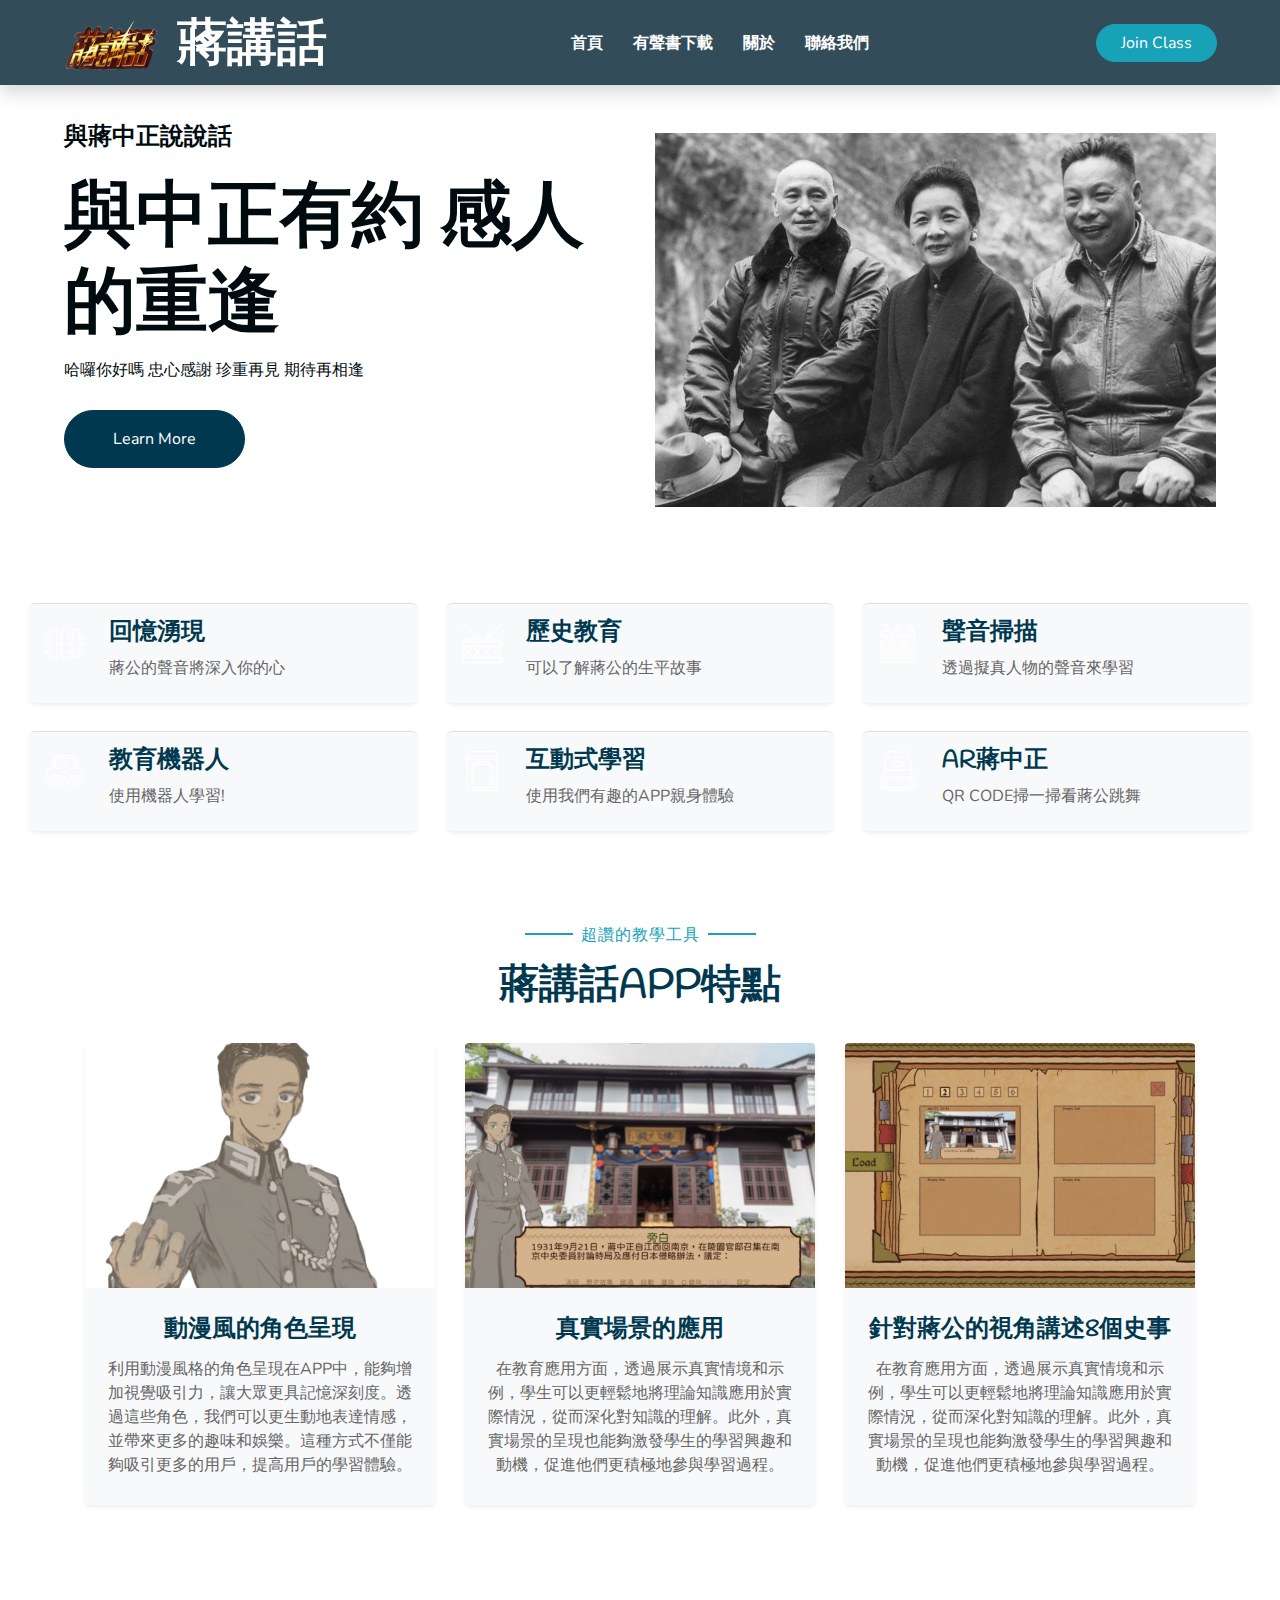
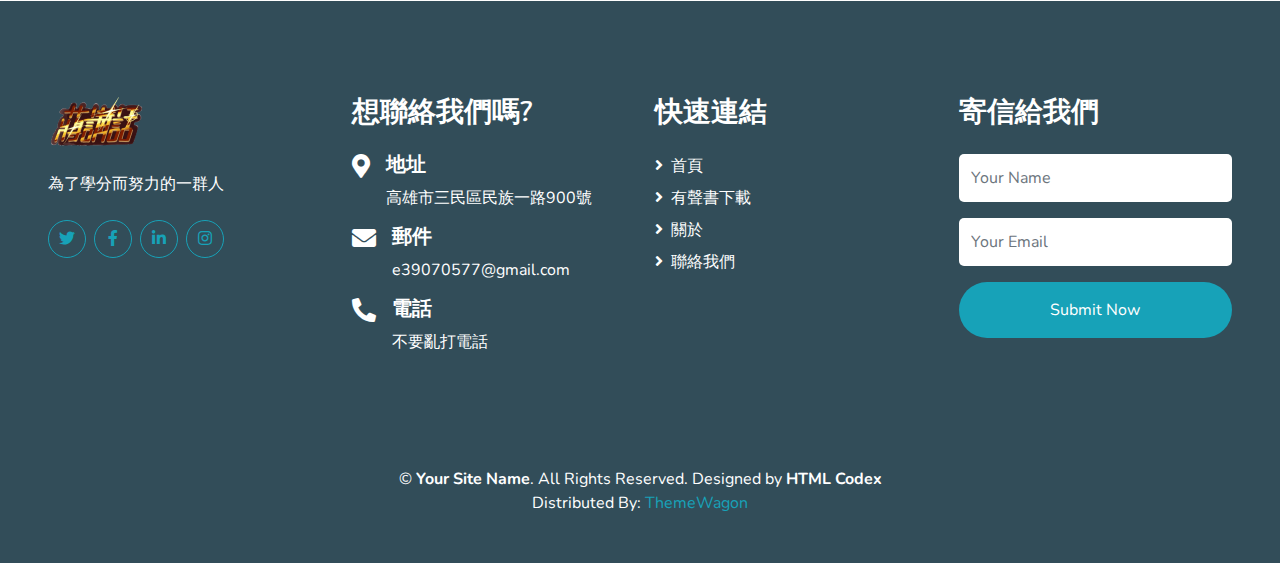
<file: index.html>
<!DOCTYPE html>
<html lang="en">
  <head>
    <meta charset="utf-8" />
    <title>蔣講話</title>
    <meta content="width=device-width, initial-scale=1.0" name="viewport" />
    <meta content="Free HTML Templates" name="keywords" />
    <meta content="Free HTML Templates" name="description" />

    <!-- Favicon -->
    <link href="img/favicon.ico" rel="icon" />

    <!-- Google Web Fonts -->
    <link rel="preconnect" href="https://fonts.gstatic.com" />
    <link
      href="https://fonts.googleapis.com/css2?family=Handlee&family=Nunito&display=swap"
      rel="stylesheet"
    />

    <!-- Font Awesome -->
    <link
      href="https://cdnjs.cloudflare.com/ajax/libs/font-awesome/5.10.0/css/all.min.css"
      rel="stylesheet"
    />

    <!-- Flaticon Font -->
    <link href="lib/flaticon/font/flaticon.css" rel="stylesheet" />

    <!-- Libraries Stylesheet -->
    <link href="lib/owlcarousel/assets/owl.carousel.min.css" rel="stylesheet" />
    <link href="lib/lightbox/css/lightbox.min.css" rel="stylesheet" />

    <!-- Customized Bootstrap Stylesheet -->
    <link href="css/style.css" rel="stylesheet" />
  </head>

  <body>
    <!-- Navbar Start -->
    <div class="container-fluid bg-navbar position-relative shadow">
      <nav
        class="navbar navbar-expand-lg bg-navbar navbar-light py-3 py-lg-0 px-0 px-lg-5"
      >
        <a
          href=""
          class="navbar-brand font-weight-bold text-secondary"
          style="font-size: 50px"
        >
          <img  src="img/logo1.png" alt="" />
          <xxx class="text-primary">蔣講話</xxx>
        </a>
        <button
          type="button"
          class="navbar-toggler"
          data-toggle="collapse"
          data-target="#navbarCollapse"
        >
          <span class="navbar-toggler-icon"></span>
        </button>
        <div
          class="collapse navbar-collapse justify-content-between"
          id="navbarCollapse"
        >
          <div class="navbar-nav font-weight-bold mx-auto py-0">
            <a href="index.html" class="nav-item nav-link">首頁</a>
            <a href="download.html" class="nav-item nav-link">有聲書下載</a>
            <a href="about.html" class="nav-item nav-link">關於</a>
            <a href="contact.html" class="nav-item nav-link">聯絡我們</a>
          </div>
          <a href="" class="btn btn-primary px-4">Join Class</a>
        </div>
      </nav>
    </div>
    <!-- Navbar End -->

    <!-- Header Start -->
    <div class="container-fluid bg-primary px-0 px-md-5 mb-5">
      <div class="row align-items-center px-3">
        <div class="col-lg-6 text-center text-lg-left">
          <h4 class="text-white2 mb-4 mt-5 mt-lg-0">與蔣中正說說話</h4>
          <h1 class="display-3 font-weight-bold text-white2">
            與中正有約 感人的重逢
          </h1>
          <p class="text-white2 mb-4">
            哈囉你好嗎 忠心感謝 珍重再見 期待再相逢
          </p>
          <a href="" class="btn btn-secondary mt-1 py-3 px-5">Learn More</a>
        </div>
        <div class="col-lg-6 text-center text-lg-right">
          <img class="img-fluid mt-5" src="img/header.jpg" alt="" />
        </div>
      </div>
    </div>
    <!-- Header End -->

    <!-- Facilities Start -->
    <div class="container-fluid pt-5">
      <div class="container-index pb-3">
        <div class="row">
          <div class="col-lg-4 col-md-6 pb-1">
            <div
              class="d-flex bg-light shadow-sm border-top rounded mb-4"
              style="padding: 15px"
            >
              <i
                class="flaticon-050-fence h1 font-weight-normal text-primary mb-3"
              ></i>
              <div class="pl-4">
                <h4>回憶湧現</h4>
                <p class="m-0">
                  蔣公的聲音將深入你的心
                </p>
              </div>
            </div>
          </div>
          <div class="col-lg-4 col-md-6 pb-1">
            <div
              class="d-flex bg-light shadow-sm border-top rounded mb-4"
              style="padding: 15px"
            >
              <i
                class="flaticon-022-drum h1 font-weight-normal text-primary mb-3"
              ></i>
              <div class="pl-4">
                <h4>歷史教育</h4>
                <p class="m-0">
                  可以了解蔣公的生平故事
                </p>
              </div>
            </div>
          </div>
          <div class="col-lg-4 col-md-6 pb-1">
            <div
              class="d-flex bg-light shadow-sm border-top rounded mb-4"
              style="padding: 15px"
            >
              <i
                class="flaticon-030-crayons h1 font-weight-normal text-primary mb-3"
              ></i>
              <div class="pl-4">
                <h4>聲音掃描</h4>
                <p class="m-0">
                  透過擬真人物的聲音來學習
                </p>
              </div>
            </div>
          </div>
          <div class="col-lg-4 col-md-6 pb-1">
            <div
              class="d-flex bg-light shadow-sm border-top rounded mb-4"
              style="padding: 15px"
            >
              <i
                class="flaticon-017-toy-car h1 font-weight-normal text-primary mb-3"
              ></i>
              <div class="pl-4">
                <h4>教育機器人</h4>
                <p class="m-0">
                  使用機器人學習!
                </p>
              </div>
            </div>
          </div>
          <div class="col-lg-4 col-md-6 pb-1">
            <div
              class="d-flex bg-light shadow-sm border-top rounded mb-4"
              style="padding: 15px"
            >
              <i
                class="flaticon-025-sandwich h1 font-weight-normal text-primary mb-3"
              ></i>
              <div class="pl-4">
                <h4>互動式學習</h4>
                <p class="m-0">
                  使用我們有趣的APP親身體驗
                </p>
              </div>
            </div>
          </div>
          <div class="col-lg-4 col-md-6 pb-1">
            <div
              class="d-flex bg-light shadow-sm border-top rounded mb-4"
              style="padding: 15px"
            >
              <i
                class="flaticon-047-backpack h1 font-weight-normal text-primary mb-3"
              ></i>
              <div class="pl-4">
                <h4>AR蔣中正</h4>
                <p class="m-0">
                  QR CODE掃一掃看蔣公跳舞
                </p>
              </div>
            </div>
          </div>
        </div>
      </div>
    </div>
    <!-- Facilities Start -->

    <!-- Class Start -->
    <div class="container-fluid pt-5">
      <div class="container">
        <div class="text-center pb-2">
          <p class="section-title px-5">
            <span class="px-2">超讚的教學工具</span>
          </p>
          <h1 class="mb-4">蔣講話APP特點</h1>
        </div>
        <div class="row">
          <div class="col-lg-4 mb-5">
            <div class="card border-0 bg-light shadow-sm pb-2">
              <img class="card-img-top mb-2" src="img/11.png" alt="" />
              <div class="card-body text-center">
                <h4 class="card-title">動漫風的角色呈現</h4>
                <p class="card-text">
                  利用動漫風格的角色呈現在APP中，能夠增加視覺吸引力，讓大眾更具記憶深刻度。透過這些角色，我們可以更生動地表達情感，並帶來更多的趣味和娛樂。這種方式不僅能夠吸引更多的用戶，提高用戶的學習體驗。
                </p>
              </div>
            </div>
          </div>
          <div class="col-lg-4 mb-5">
            <div class="card border-0 bg-light shadow-sm pb-2">
              <img class="card-img-top mb-2" src="img/22.png" alt="" />
              <div class="card-body text-center">
                <h4 class="card-title">真實場景的應用</h4>
                <p class="card-text">
              在教育應用方面，透過展示真實情境和示例，學生可以更輕鬆地將理論知識應用於實際情況，從而深化對知識的理解。此外，真實場景的呈現也能夠激發學生的學習興趣和動機，促進他們更積極地參與學習過程。

                </p>
              </div>
            </div>
          </div>
          <div class="col-lg-4 mb-5">
            <div class="card border-0 bg-light shadow-sm pb-2">
              <img class="card-img-top mb-2" src="img/33.png" alt="" />
              <div class="card-body text-center">
                <h4 class="card-title">針對蔣公的視角講述8個史事</h4>
                <p class="card-text">
                在教育應用方面，透過展示真實情境和示例，學生可以更輕鬆地將理論知識應用於實際情況，從而深化對知識的理解。此外，真實場景的呈現也能夠激發學生的學習興趣和動機，促進他們更積極地參與學習過程。

                </p>
              </div>
            </div>
          </div>
        </div>
      </div>
    </div>
    <!-- Class End -->


    

    <!-- Footer Start -->
    <div
      class="container-fluid bg-secondary text-white mt-5 py-5 px-sm-3 px-md-5"
    >
      <div class="row pt-5">
        <div class="col-lg-3 col-md-6 mb-5">
          <a
            href=""
            class="navbar-brand font-weight-bold text-primary m-0 mb-4 p-0"
            style="font-size: 40px; line-height: 40px"
          >
          <img  src="img/logo1.png" alt="" />
          </a>
          <p>
            為了學分而努力的一群人
          </p>
          <div class="d-flex justify-content-start mt-4">
            <a
              class="btn btn-outline-primary rounded-circle text-center mr-2 px-0"
              style="width: 38px; height: 38px"
              href="#"
              ><i class="fab fa-twitter"></i
            ></a>
            <a
              class="btn btn-outline-primary rounded-circle text-center mr-2 px-0"
              style="width: 38px; height: 38px"
              href="#"
              ><i class="fab fa-facebook-f"></i
            ></a>
            <a
              class="btn btn-outline-primary rounded-circle text-center mr-2 px-0"
              style="width: 38px; height: 38px"
              href="#"
              ><i class="fab fa-linkedin-in"></i
            ></a>
            <a
              class="btn btn-outline-primary rounded-circle text-center mr-2 px-0"
              style="width: 38px; height: 38px"
              href="#"
              ><i class="fab fa-instagram"></i
            ></a>
          </div>
        </div>
        <div class="col-lg-3 col-md-6 mb-5">
          <h3 class="text-primary mb-4">想聯絡我們嗎?</h3>
          <div class="d-flex">
            <h4 class="fa fa-map-marker-alt text-primary"></h4>
            <div class="pl-3">
              <h5 class="text-white">地址</h5>
              <p>高雄市三民區民族一路900號</p>
            </div>
          </div>
          <div class="d-flex">
            <h4 class="fa fa-envelope text-primary"></h4>
            <div class="pl-3">
              <h5 class="text-white">郵件</h5>
              <p>e39070577@gmail.com</p>
            </div>
          </div>
          <div class="d-flex">
            <h4 class="fa fa-phone-alt text-primary"></h4>
            <div class="pl-3">
              <h5 class="text-white">電話</h5>
              <p>不要亂打電話</p>
            </div>
          </div>
        </div>
        <div class="col-lg-3 col-md-6 mb-5">
          <h3 class="text-primary mb-4">快速連結</h3>
          <div class="d-flex flex-column justify-content-start">
            <a class="text-white mb-2" href="index.html"
              ><i class="fa fa-angle-right mr-2"></i>首頁</a
            >
            <a class="text-white mb-2" href="download.html"
              ><i class="fa fa-angle-right mr-2"></i>有聲書下載</a
            >
            <a class="text-white mb-2" href="about.html"
              ><i class="fa fa-angle-right mr-2"></i>關於</a
            >
            <a class="text-white mb-2" href="contact.html"
              ><i class="fa fa-angle-right mr-2"></i>聯絡我們</a
            >
          </div>
        </div>
        <div class="col-lg-3 col-md-6 mb-5">
          <h3 class="text-primary mb-4">寄信給我們</h3>
          <form action="">
            <div class="form-group">
              <input
                type="text"
                class="form-control border-0 py-4"
                placeholder="Your Name"
                required="required"
              />
            </div>
            <div class="form-group">
              <input
                type="email"
                class="form-control border-0 py-4"
                placeholder="Your Email"
                required="required"
              />
            </div>
            <div>
              <button
                class="btn btn-primary btn-block border-0 py-3"
                type="submit"
              >
                Submit Now
              </button>
            </div>
          </form>
        </div>
      </div>
      <div
        class="container-fluid pt-5"
        style="border-top: 1px solid #324D59 ;"
      >
        <p class="m-0 text-center text-white">
          &copy;
          <a class="text-primary font-weight-bold" href="#">Your Site Name</a>.
          All Rights Reserved.

          <!--/*** This template is free as long as you keep the footer author’s credit link/attribution link/backlink. If you'd like to use the template without the footer author’s credit link/attribution link/backlink, you can purchase the Credit Removal License from "https://htmlcodex.com/credit-removal". Thank you for your support. ***/-->
          Designed by
          <a class="text-primary font-weight-bold" href="https://htmlcodex.com"
            >HTML Codex</a
          >
          <br />Distributed By:
          <a href="https://themewagon.com" target="_blank">ThemeWagon</a>
        </p>
      </div>
    </div>
    <!-- Footer End -->

    <!-- Back to Top -->
    <a href="#" class="btn btn-primary p-3 back-to-top"
      ><i class="fa fa-angle-double-up"></i
    ></a>

    <!-- JavaScript Libraries -->
    <script src="https://code.jquery.com/jquery-3.4.1.min.js"></script>
    <script src="https://stackpath.bootstrapcdn.com/bootstrap/4.4.1/js/bootstrap.bundle.min.js"></script>
    <script src="lib/easing/easing.min.js"></script>
    <script src="lib/owlcarousel/owl.carousel.min.js"></script>
    <script src="lib/isotope/isotope.pkgd.min.js"></script>
    <script src="lib/lightbox/js/lightbox.min.js"></script>

    <!-- Contact Javascript File -->
    <script src="mail/jqBootstrapValidation.min.js"></script>
    <script src="mail/contact.js"></script>

    <!-- Template Javascript -->
    <script src="js/main.js"></script>
  </body>
</html>
</file>
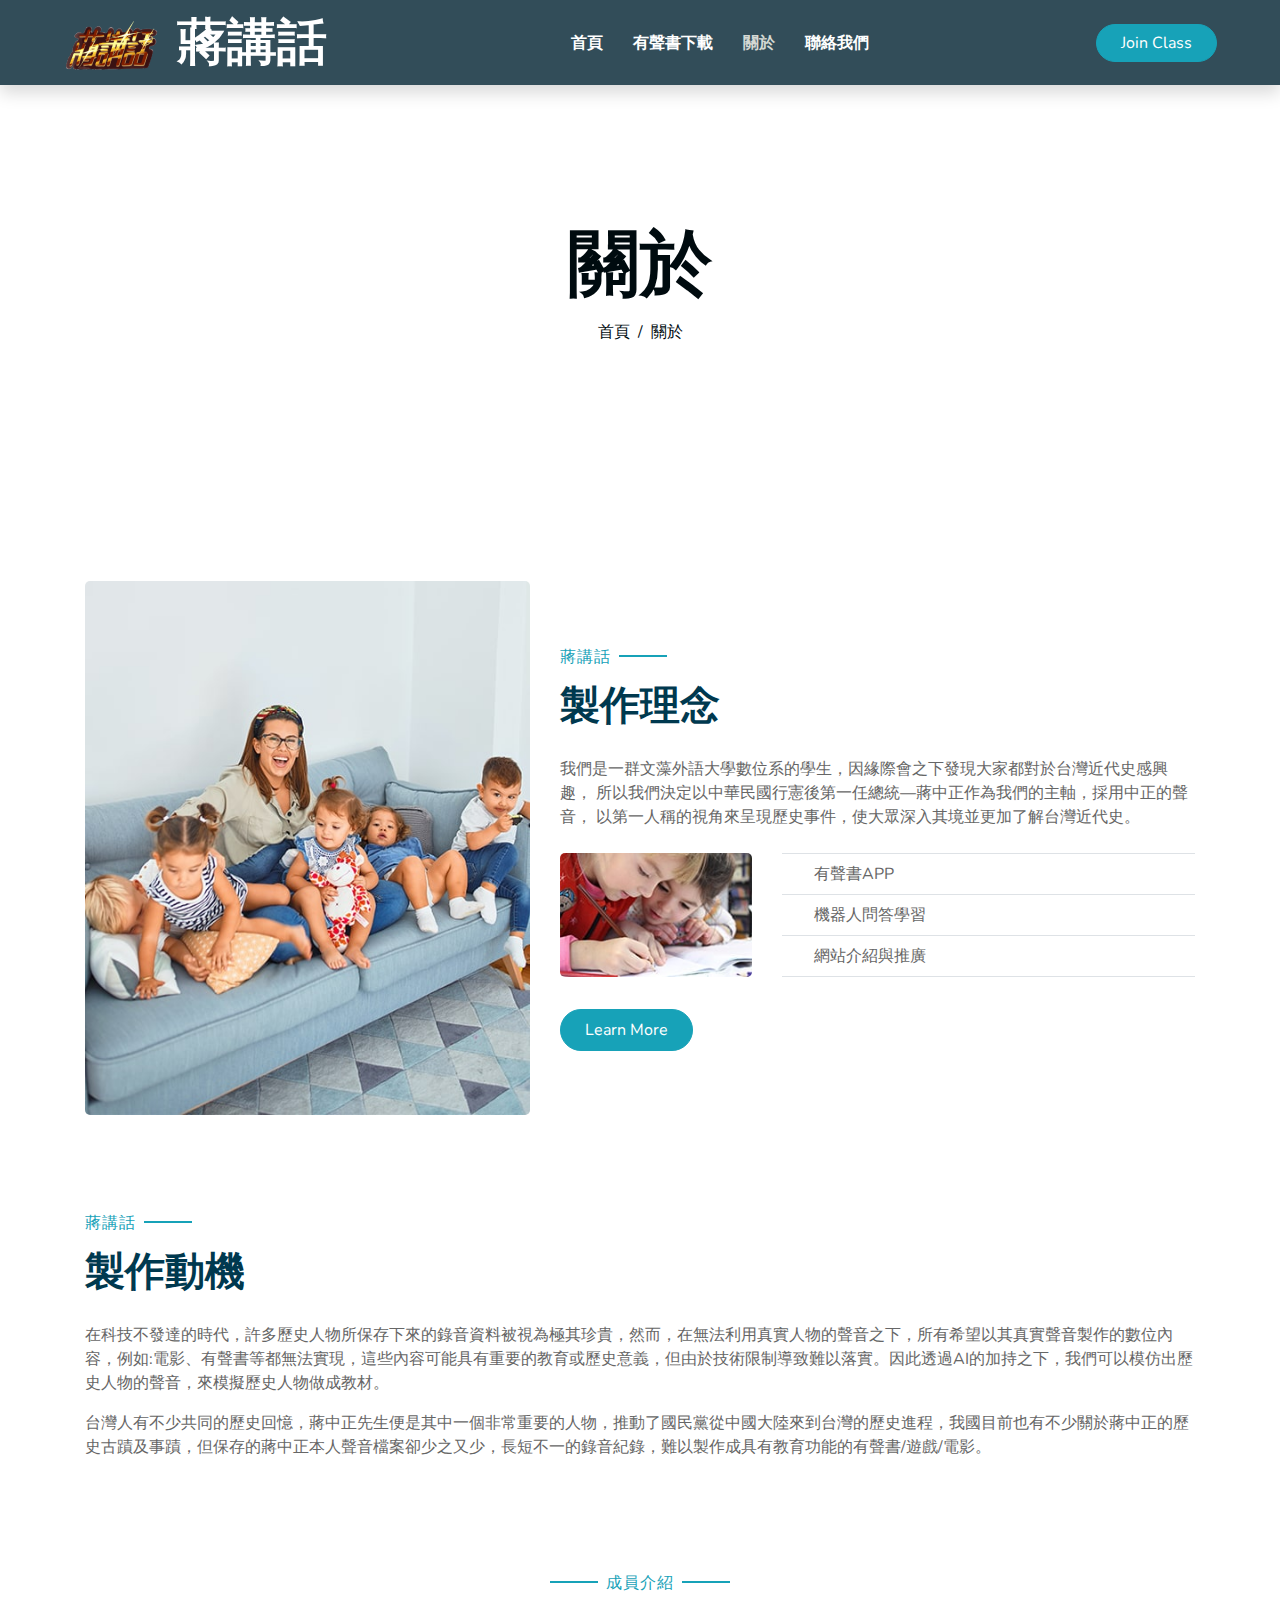
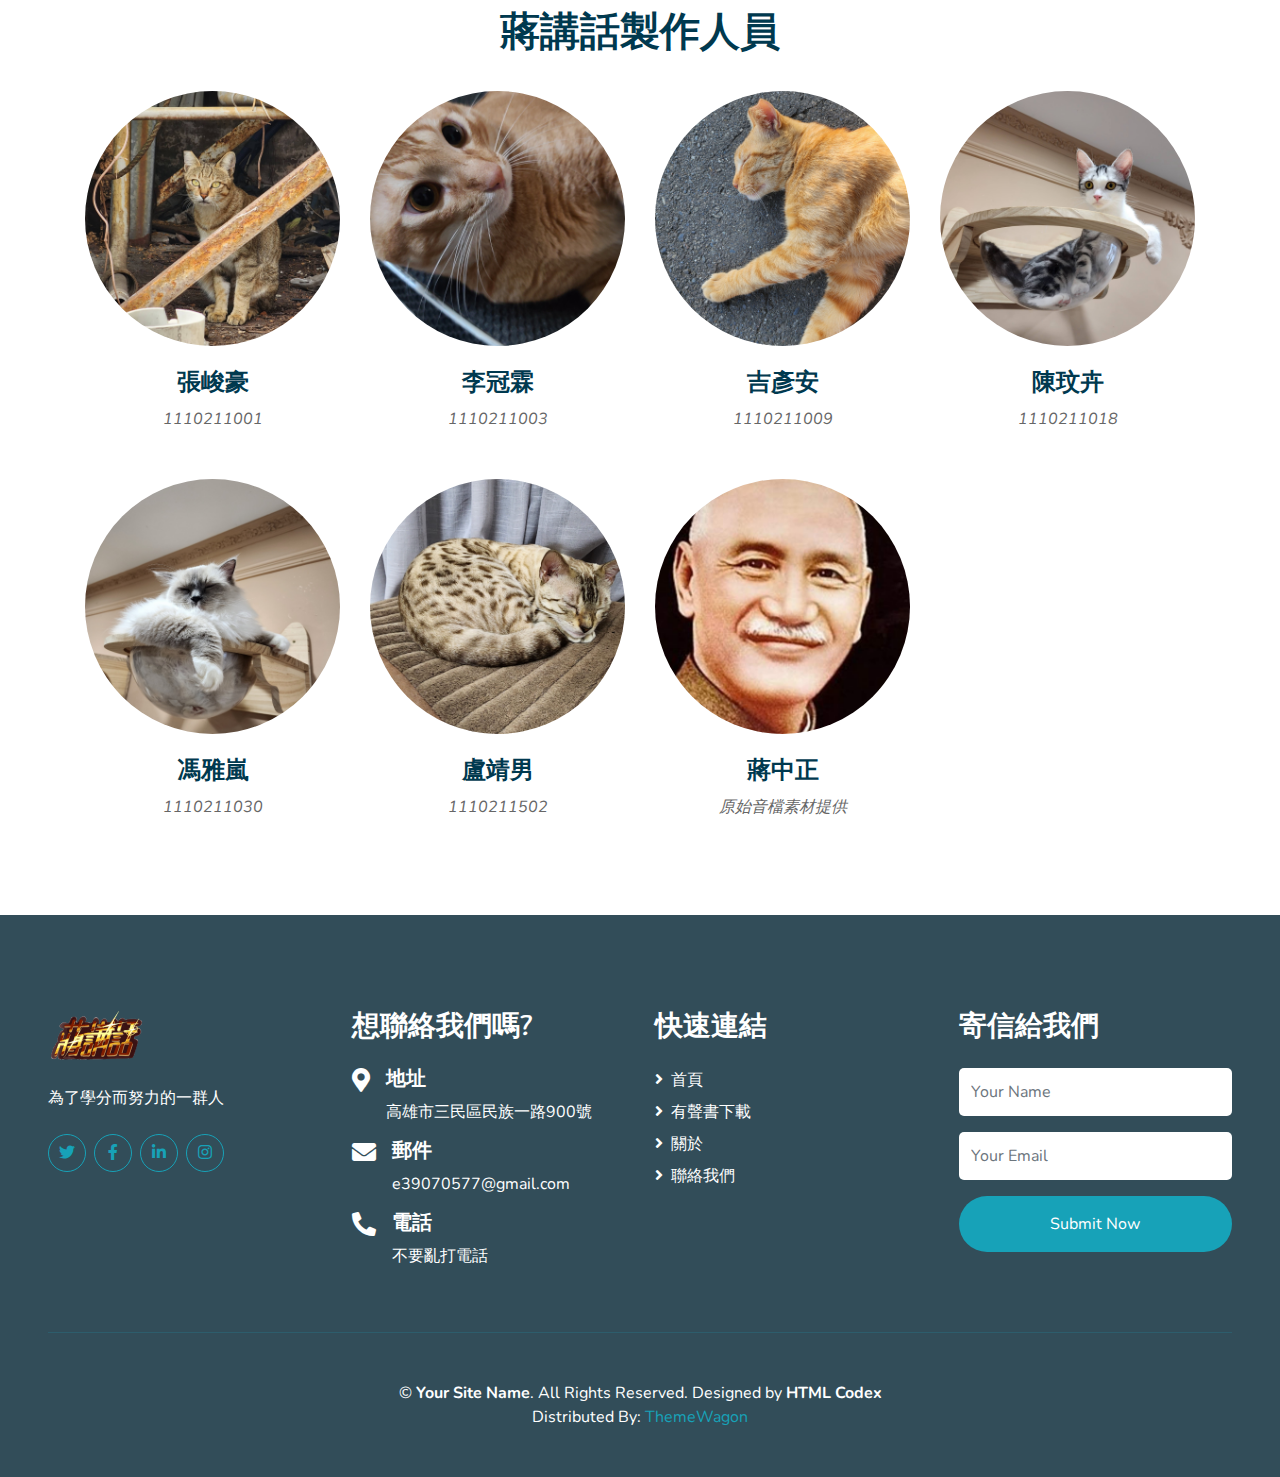
<file: about.html>
<!DOCTYPE html>
<html lang="en">
  <head>
    <meta charset="utf-8" />
    <title>蔣講話</title>
    <meta content="width=device-width, initial-scale=1.0" name="viewport" />
    <meta content="Free HTML Templates" name="keywords" />
    <meta content="Free HTML Templates" name="description" />

    <!-- Favicon -->
    <link href="img/favicon.ico" rel="icon" />

    <!-- Google Web Fonts -->
    <link rel="preconnect" href="https://fonts.gstatic.com" />
    <link
      href="https://fonts.googleapis.com/css2?family=Handlee&family=Nunito&display=swap"
      rel="stylesheet"
    />

    <!-- Font Awesome -->
    <link
      href="https://cdnjs.cloudflare.com/ajax/libs/font-awesome/5.10.0/css/all.min.css"
      rel="stylesheet"
    />

    <!-- Flaticon Font -->
    <link href="lib/flaticon/font/flaticon.css" rel="stylesheet" />

    <!-- Libraries Stylesheet -->
    <link href="lib/owlcarousel/assets/owl.carousel.min.css" rel="stylesheet" />
    <link href="lib/lightbox/css/lightbox.min.css" rel="stylesheet" />

    <!-- Customized Bootstrap Stylesheet -->
    <link href="css/style.css" rel="stylesheet" />
  </head>

  <body>
    <!-- Navbar Start -->
    <div class="container-fluid bg-navbar position-relative shadow">
      <nav
        class="navbar navbar-expand-lg bg-navbar navbar-light py-3 py-lg-0 px-0 px-lg-5"
      >
        <a
          href=""
          class="navbar-brand font-weight-bold text-secondary"
          style="font-size: 50px"
        >
        <img  src="img/logo1.png" alt="" />
          <span class="text-primary">蔣講話</span>
        </a>
        <button
          type="button"
          class="navbar-toggler"
          data-toggle="collapse"
          data-target="#navbarCollapse"
        >
          <span class="navbar-toggler-icon"></span>
        </button>
        <div
          class="collapse navbar-collapse justify-content-between"
          id="navbarCollapse"
        >
          <div class="navbar-nav font-weight-bold mx-auto py-0">
            <a href="index.html" class="nav-item nav-link">首頁</a>
            <a href="download.html" class="nav-item nav-link">有聲書下載</a>
            <a href="about.html" class="nav-item nav-link active">關於</a>
            <a href="contact.html" class="nav-item nav-link">聯絡我們</a>
          </div>
          <a href="" class="btn btn-primary px-4">Join Class</a>
        </div>
      </nav>
    </div>
    <!-- Navbar End -->

    <!-- Header Start -->
    <div class="container-fluid bg-primary mb-5">
      <div
        class="d-flex flex-column align-items-center justify-content-center"
        style="min-height: 400px"
      >
        <h3 class="display-3 font-weight-bold text-white2">關於</h3>
        <div class="d-inline-flex text-white2">
          <p class="m-0"><a href="index.html" class="text-white2" href="">首頁</a></p>
          <p class="m-0 px-2">/</p>
          <p class="m-0">關於</p>
        </div>
      </div>
    </div>
    <!-- Header End -->

    <!-- About Start -->
    <div class="container-fluid py-5">
      <div class="container">
        <div class="row align-items-center">
          <div class="col-lg-5">
            <img
              class="img-fluid rounded mb-5 mb-lg-0"
              src="img/about-1.jpg"
              alt=""
            />
          </div>
          <div class="col-lg-7">
            <p class="section-title pr-5">
              <span class="pr-2">蔣講話</span>
            </p>
            <h1 class="mb-4">製作理念</h1>
            <p>
             我們是一群文藻外語大學數位系的學生，因緣際會之下發現大家都對於台灣近代史感興趣，
             所以我們決定以中華民國行憲後第一任總統—蔣中正作為我們的主軸，採用中正的聲音，
             以第一人稱的視角來呈現歷史事件，使大眾深入其境並更加了解台灣近代史。
            </p>
            <div class="row pt-2 pb-4">
              <div class="col-6 col-md-4">
                <img class="img-fluid rounded" src="img/about-2.jpg" alt="" />
              </div>
              <div class="col-6 col-md-8">
                <ul class="list-inline m-0">
                  <li class="py-2 border-top border-bottom">
                    <i class="fa fa-check text-primary mr-3"></i>有聲書APP
                  </li>
                  <li class="py-2 border-bottom">
                    <i class="fa fa-check text-primary mr-3"></i>機器人問答學習
                  </li>
                  <li class="py-2 border-bottom">
                    <i class="fa fa-check text-primary mr-3"></i>網站介紹與推廣
                  </li>
                </ul>
              </div>
            </div>
            <a href="" class="btn btn-primary mt-2 py-2 px-4">Learn More</a>
          </div>
        </div>
      </div>
    </div>
    <!-- About End -->

    <div class="container-fluid py-5">
      <div class="container">
        <div class>
          <div class>
            <p class="section-title pr-5">
              <span class="pr-2">蔣講話</span>
            </p>
            <h1 class="mb-4">製作動機</h1>
            <p>
              在科技不發達的時代，許多歷史人物所保存下來的錄音資料被視為極其珍貴，然而，在無法利用真實人物的聲音之下，所有希望以其真實聲音製作的數位內容，例如:電影、有聲書等都無法實現，這些內容可能具有重要的教育或歷史意義，但由於技術限制導致難以落實。因此透過AI的加持之下，我們可以模仿出歷史人物的聲音，來模擬歷史人物做成教材。

            </p>
            <p> 台灣人有不少共同的歷史回憶，蔣中正先生便是其中一個非常重要的人物，推動了國民黨從中國大陸來到台灣的歷史進程，我國目前也有不少關於蔣中正的歷史古蹟及事蹟，但保存的蔣中正本人聲音檔案卻少之又少，長短不一的錄音紀錄，難以製作成具有教育功能的有聲書/遊戲/電影。</p>

          </div>
         </div>
        </div>
      </div>
    </div>
  </div>
</div>
    <!-- Team Start -->
    <div class="container-fluid pt-5">
      <div class="container">
        <div class="text-center pb-2">
          <p class="section-title px-5">
            <span class="px-2">成員介紹</span>
          </p>
          <h1 class="mb-4">蔣講話製作人員</h1>
        </div>
        <div class="row">
          <div class="col-md-6 col-lg-3 text-center team mb-5">
            <div
              class="position-relative overflow-hidden mb-4"
              style="border-radius: 100%"
            >
              <img class="img-fluid w-100" src="img/1.png" alt="" />
              <div
                class="team-social d-flex align-items-center justify-content-center w-100 h-100 position-absolute"
              >
                <a
                  class="btn btn-outline-light text-center mr-2 px-0"
                  style="width: 38px; height: 38px"
                  href="#"
                  ><i class="fab fa-twitter"></i
                ></a>
                <a
                  class="btn btn-outline-light text-center mr-2 px-0"
                  style="width: 38px; height: 38px"
                  href="#"
                  ><i class="fab fa-facebook-f"></i
                ></a>
                <a
                  class="btn btn-outline-light text-center px-0"
                  style="width: 38px; height: 38px"
                  href="#"
                  ><i class="fab fa-linkedin-in"></i
                ></a>
              </div>
            </div>
            <h4>張峻豪</h4>
            <i>1110211001</i>
          </div>
          <div class="col-md-6 col-lg-3 text-center team mb-5">
            <div
              class="position-relative overflow-hidden mb-4"
              style="border-radius: 100%"
            >
              <img class="img-fluid w-100" src="img/2.png" alt="" />
              <div
                class="team-social d-flex align-items-center justify-content-center w-100 h-100 position-absolute"
              >
                <a
                  class="btn btn-outline-light text-center mr-2 px-0"
                  style="width: 38px; height: 38px"
                  href="#"
                  ><i class="fab fa-twitter"></i
                ></a>
                <a
                  class="btn btn-outline-light text-center mr-2 px-0"
                  style="width: 38px; height: 38px"
                  href="#"
                  ><i class="fab fa-facebook-f"></i
                ></a>
                <a
                  class="btn btn-outline-light text-center px-0"
                  style="width: 38px; height: 38px"
                  href="#"
                  ><i class="fab fa-linkedin-in"></i
                ></a>
              </div>
            </div>
            <h4>李冠霖</h4>
            <i>1110211003</i>
          </div>
          <div class="col-md-6 col-lg-3 text-center team mb-5">
            <div
              class="position-relative overflow-hidden mb-4"
              style="border-radius: 100%"
            >
              <img class="img-fluid w-100" src="img/3.png" alt="" />
              <div
                class="team-social d-flex align-items-center justify-content-center w-100 h-100 position-absolute"
              >
                <a
                  class="btn btn-outline-light text-center mr-2 px-0"
                  style="width: 38px; height: 38px"
                  href="#"
                  ><i class="fab fa-twitter"></i
                ></a>
                <a
                  class="btn btn-outline-light text-center mr-2 px-0"
                  style="width: 38px; height: 38px"
                  href="#"
                  ><i class="fab fa-facebook-f"></i
                ></a>
                <a
                  class="btn btn-outline-light text-center px-0"
                  style="width: 38px; height: 38px"
                  href="#"
                  ><i class="fab fa-linkedin-in"></i
                ></a>
              </div>
            </div>
            <h4>吉彥安</h4>
            <i>1110211009</i>
          </div>
          <div class="col-md-6 col-lg-3 text-center team mb-5">
            <div
              class="position-relative overflow-hidden mb-4"
              style="border-radius: 100%"
            >
              <img class="img-fluid w-100" src="img/4.png" alt="" />
              <div
                class="team-social d-flex align-items-center justify-content-center w-100 h-100 position-absolute"
              >
                <a
                  class="btn btn-outline-light text-center mr-2 px-0"
                  style="width: 38px; height: 38px"
                  href="#"
                  ><i class="fab fa-twitter"></i
                ></a>
                <a
                  class="btn btn-outline-light text-center mr-2 px-0"
                  style="width: 38px; height: 38px"
                  href="#"
                  ><i class="fab fa-facebook-f"></i
                ></a>
                <a
                  class="btn btn-outline-light text-center px-0"
                  style="width: 38px; height: 38px"
                  href="#"
                  ><i class="fab fa-linkedin-in"></i
                ></a>
              </div>
            </div>
            <h4>陳玟卉</h4>
            <i>1110211018</i>
          </div>
          <div class="col-md-6 col-lg-3 text-center team mb-5">
            <div
              class="position-relative overflow-hidden mb-4"
              style="border-radius: 100%"
            >
              <img class="img-fluid w-100" src="img/5.png" alt="" />
              <div
                class="team-social d-flex align-items-center justify-content-center w-100 h-100 position-absolute"
              >
                <a
                  class="btn btn-outline-light text-center mr-2 px-0"
                  style="width: 38px; height: 38px"
                  href="#"
                  ><i class="fab fa-twitter"></i
                ></a>
                <a
                  class="btn btn-outline-light text-center mr-2 px-0"
                  style="width: 38px; height: 38px"
                  href="#"
                  ><i class="fab fa-facebook-f"></i
                ></a>
                <a
                  class="btn btn-outline-light text-center px-0"
                  style="width: 38px; height: 38px"
                  href="#"
                  ><i class="fab fa-linkedin-in"></i
                ></a>
              </div>
            </div>
            <h4>馮雅嵐</h4>
            <i>1110211030</i>
          </div>
          <div class="col-md-6 col-lg-3 text-center team mb-5">
            <div
              class="position-relative overflow-hidden mb-4"
              style="border-radius: 100%"
            >
              <img class="img-fluid w-100" src="img/6.png" alt="" />
              <div
                class="team-social d-flex align-items-center justify-content-center w-100 h-100 position-absolute"
              >
                <a
                  class="btn btn-outline-light text-center mr-2 px-0"
                  style="width: 38px; height: 38px"
                  href="#"
                  ><i class="fab fa-twitter"></i
                ></a>
                <a
                  class="btn btn-outline-light text-center mr-2 px-0"
                  style="width: 38px; height: 38px"
                  href="#"
                  ><i class="fab fa-facebook-f"></i
                ></a>
                <a
                  class="btn btn-outline-light text-center px-0"
                  style="width: 38px; height: 38px"
                  href="#"
                  ><i class="fab fa-linkedin-in"></i
                ></a>
              </div>
            </div>
            <h4>盧靖男</h4>
            <i>1110211502</i>
          </div>
          <div class="col-md-6 col-lg-3 text-center team mb-5">
            <div
              class="position-relative overflow-hidden mb-4"
              style="border-radius: 100%"
            >
              <img class="img-fluid w-100" src="img/7.png" alt="" />
              <div
                class="team-social d-flex align-items-center justify-content-center w-100 h-100 position-absolute"
              >
                <a
                  class="btn btn-outline-light text-center mr-2 px-0"
                  style="width: 38px; height: 38px"
                  href="#"
                  ><i class="fab fa-twitter"></i
                ></a>
                <a
                  class="btn btn-outline-light text-center mr-2 px-0"
                  style="width: 38px; height: 38px"
                  href="#"
                  ><i class="fab fa-facebook-f"></i
                ></a>
                <a
                  class="btn btn-outline-light text-center px-0"
                  style="width: 38px; height: 38px"
                  href="#"
                  ><i class="fab fa-linkedin-in"></i
                ></a>
              </div>
            </div>
            <h4>蔣中正</h4>
            <i>原始音檔素材提供</i>
          </div>
        </div>
      </div>
    </div>
    <!-- Team End -->

     <!-- Footer Start -->
    <div
    class="container-fluid bg-secondary text-white mt-5 py-5 px-sm-3 px-md-5"
  >
    <div class="row pt-5">
      <div class="col-lg-3 col-md-6 mb-5">
        <a
          href=""
          class="navbar-brand font-weight-bold text-primary m-0 mb-4 p-0"
          style="font-size: 40px; line-height: 40px"
        >
        <img  src="img/logo1.png" alt="" />
        </a>
        <p>
          為了學分而努力的一群人
        </p>
        <div class="d-flex justify-content-start mt-4">
          <a
            class="btn btn-outline-primary rounded-circle text-center mr-2 px-0"
            style="width: 38px; height: 38px"
            href="#"
            ><i class="fab fa-twitter"></i
          ></a>
          <a
            class="btn btn-outline-primary rounded-circle text-center mr-2 px-0"
            style="width: 38px; height: 38px"
            href="#"
            ><i class="fab fa-facebook-f"></i
          ></a>
          <a
            class="btn btn-outline-primary rounded-circle text-center mr-2 px-0"
            style="width: 38px; height: 38px"
            href="#"
            ><i class="fab fa-linkedin-in"></i
          ></a>
          <a
            class="btn btn-outline-primary rounded-circle text-center mr-2 px-0"
            style="width: 38px; height: 38px"
            href="#"
            ><i class="fab fa-instagram"></i
          ></a>
        </div>
      </div>
      <div class="col-lg-3 col-md-6 mb-5">
        <h3 class="text-primary mb-4">想聯絡我們嗎?</h3>
        <div class="d-flex">
          <h4 class="fa fa-map-marker-alt text-primary"></h4>
          <div class="pl-3">
            <h5 class="text-white">地址</h5>
            <p>高雄市三民區民族一路900號</p>
          </div>
        </div>
        <div class="d-flex">
          <h4 class="fa fa-envelope text-primary"></h4>
          <div class="pl-3">
            <h5 class="text-white">郵件</h5>
            <p>e39070577@gmail.com</p>
          </div>
        </div>
        <div class="d-flex">
          <h4 class="fa fa-phone-alt text-primary"></h4>
          <div class="pl-3">
            <h5 class="text-white">電話</h5>
            <p>不要亂打電話</p>
          </div>
        </div>
      </div>
      <div class="col-lg-3 col-md-6 mb-5">
        <h3 class="text-primary mb-4">快速連結</h3>
        <div class="d-flex flex-column justify-content-start">
          <a class="text-white mb-2" href="index.html"
            ><i class="fa fa-angle-right mr-2"></i>首頁</a
          >
          <a class="text-white mb-2" href="download.html"
            ><i class="fa fa-angle-right mr-2"></i>有聲書下載</a
          >
          <a class="text-white mb-2" href="about.html"
            ><i class="fa fa-angle-right mr-2"></i>關於</a
          >
          <a class="text-white mb-2" href="contact.html"
            ><i class="fa fa-angle-right mr-2"></i>聯絡我們</a
          >
        </div>
      </div>
      <div class="col-lg-3 col-md-6 mb-5">
        <h3 class="text-primary mb-4">寄信給我們</h3>
        <form action="">
          <div class="form-group">
            <input
              type="text"
              class="form-control border-0 py-4"
              placeholder="Your Name"
              required="required"
            />
          </div>
          <div class="form-group">
            <input
              type="email"
              class="form-control border-0 py-4"
              placeholder="Your Email"
              required="required"
            />
          </div>
          <div>
            <button
              class="btn btn-primary btn-block border-0 py-3"
              type="submit"
            >
              Submit Now
            </button>
          </div>
        </form>
      </div>
    </div>
    <div
      class="container-fluid pt-5"
      style="border-top: 1px solid rgba(23, 162, 184, 0.2) ;"
    >
      <p class="m-0 text-center text-white">
        &copy;
        <a class="text-primary font-weight-bold" href="#">Your Site Name</a>.
        All Rights Reserved.

        <!--/*** This template is free as long as you keep the footer author’s credit link/attribution link/backlink. If you'd like to use the template without the footer author’s credit link/attribution link/backlink, you can purchase the Credit Removal License from "https://htmlcodex.com/credit-removal". Thank you for your support. ***/-->
        Designed by
        <a class="text-primary font-weight-bold" href="https://htmlcodex.com"
          >HTML Codex</a
        >
        <br />Distributed By:
        <a href="https://themewagon.com" target="_blank">ThemeWagon</a>
      </p>
    </div>
  </div>
  <!-- Footer End -->


    <!-- Back to Top -->
    <a href="#" class="btn btn-primary p-3 back-to-top"
      ><i class="fa fa-angle-double-up"></i
    ></a>

    <!-- JavaScript Libraries -->
    <script src="https://code.jquery.com/jquery-3.4.1.min.js"></script>
    <script src="https://stackpath.bootstrapcdn.com/bootstrap/4.4.1/js/bootstrap.bundle.min.js"></script>
    <script src="lib/easing/easing.min.js"></script>
    <script src="lib/owlcarousel/owl.carousel.min.js"></script>
    <script src="lib/isotope/isotope.pkgd.min.js"></script>
    <script src="lib/lightbox/js/lightbox.min.js"></script>

    <!-- Contact Javascript File -->
    <script src="mail/jqBootstrapValidation.min.js"></script>
    <script src="mail/contact.js"></script>

    <!-- Template Javascript -->
    <script src="js/main.js"></script>
  </body>
</html>
</file>
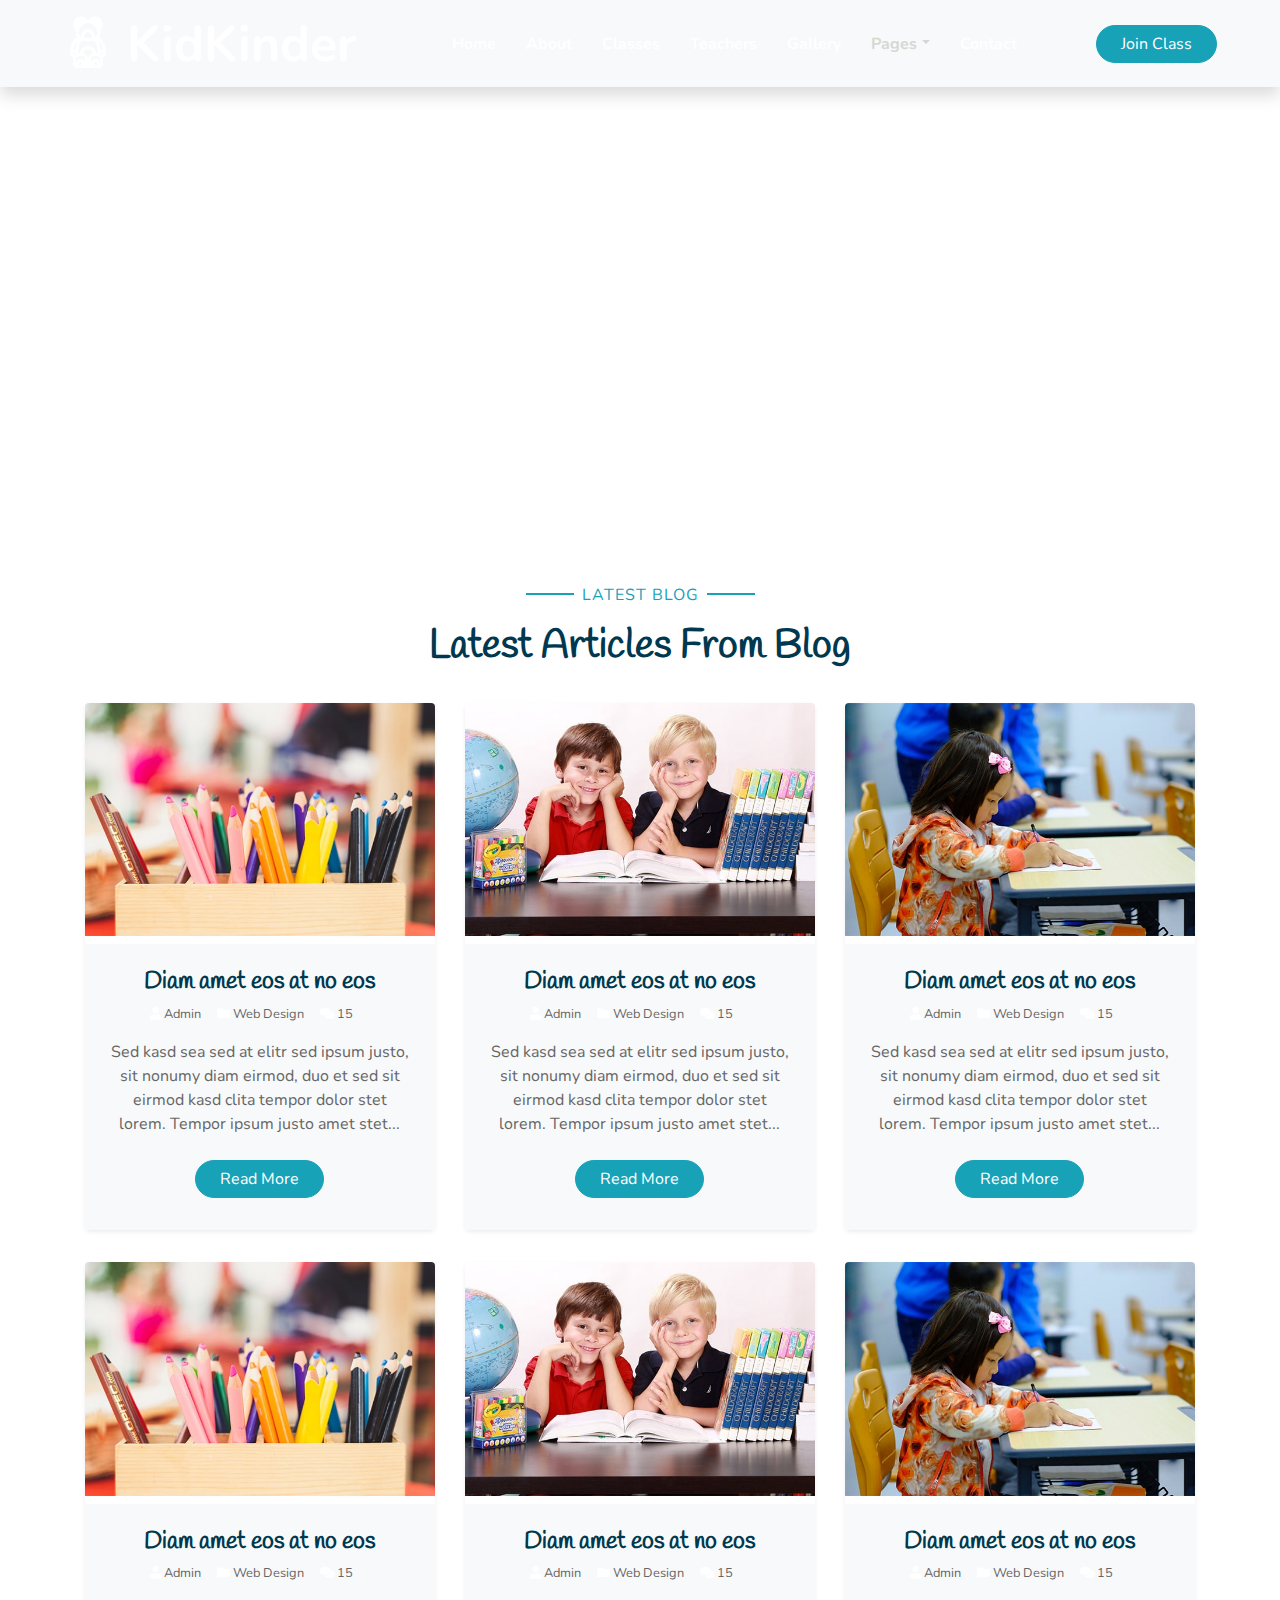
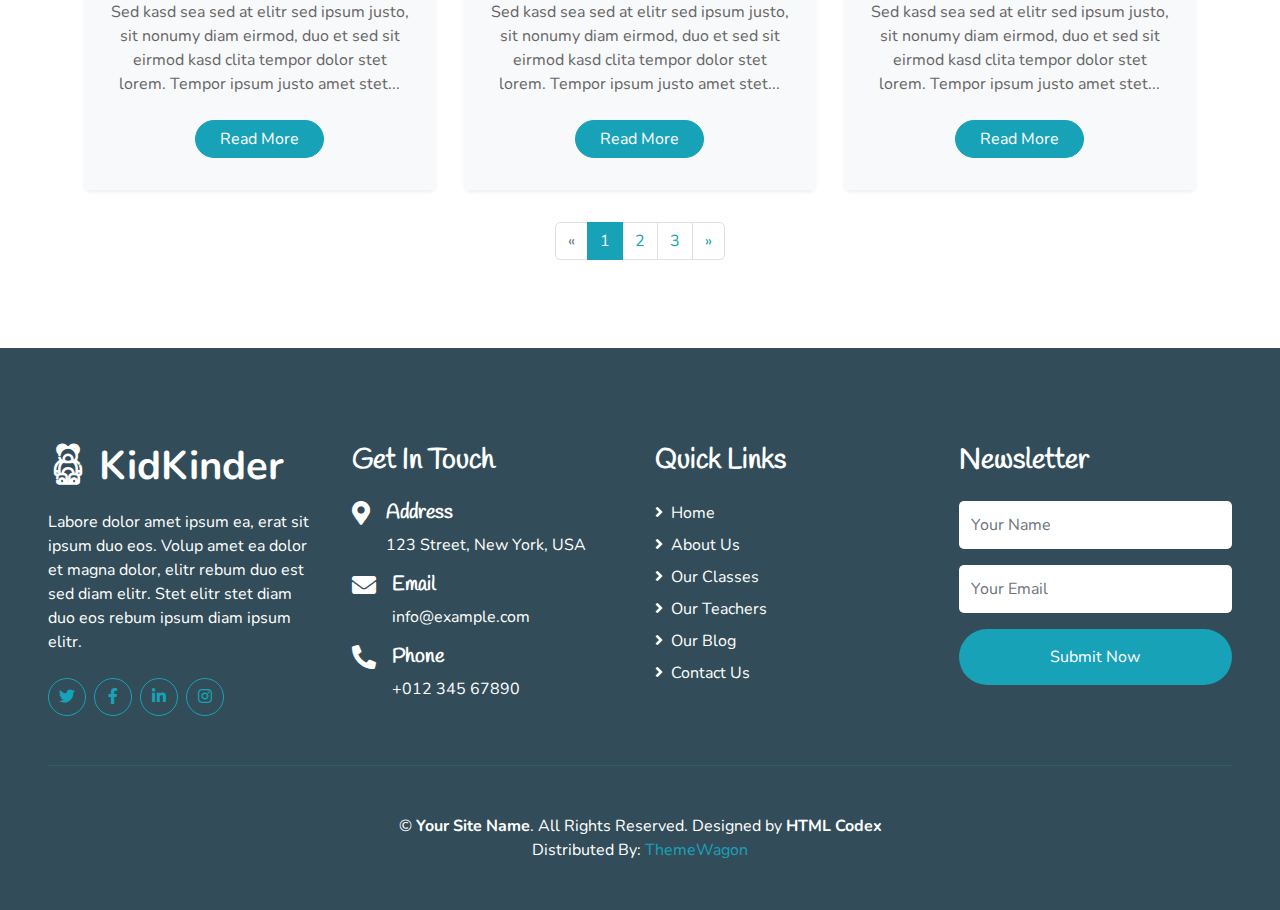
<file: blog.html>
<!DOCTYPE html>
<html lang="en">
  <head>
    <meta charset="utf-8" />
    <title>KidKinder - Kindergarten Website Template</title>
    <meta content="width=device-width, initial-scale=1.0" name="viewport" />
    <meta content="Free HTML Templates" name="keywords" />
    <meta content="Free HTML Templates" name="description" />

    <!-- Favicon -->
    <link href="img/favicon.ico" rel="icon" />

    <!-- Google Web Fonts -->
    <link rel="preconnect" href="https://fonts.gstatic.com" />
    <link
      href="https://fonts.googleapis.com/css2?family=Handlee&family=Nunito&display=swap"
      rel="stylesheet"
    />

    <!-- Font Awesome -->
    <link
      href="https://cdnjs.cloudflare.com/ajax/libs/font-awesome/5.10.0/css/all.min.css"
      rel="stylesheet"
    />

    <!-- Flaticon Font -->
    <link href="lib/flaticon/font/flaticon.css" rel="stylesheet" />

    <!-- Libraries Stylesheet -->
    <link href="lib/owlcarousel/assets/owl.carousel.min.css" rel="stylesheet" />
    <link href="lib/lightbox/css/lightbox.min.css" rel="stylesheet" />

    <!-- Customized Bootstrap Stylesheet -->
    <link href="css/style.css" rel="stylesheet" />
  </head>

  <body>
    <!-- Navbar Start -->
    <div class="container-fluid bg-light position-relative shadow">
      <nav
        class="navbar navbar-expand-lg bg-light navbar-light py-3 py-lg-0 px-0 px-lg-5"
      >
        <a
          href=""
          class="navbar-brand font-weight-bold text-secondary"
          style="font-size: 50px"
        >
          <i class="flaticon-043-teddy-bear"></i>
          <span class="text-primary">KidKinder</span>
        </a>
        <button
          type="button"
          class="navbar-toggler"
          data-toggle="collapse"
          data-target="#navbarCollapse"
        >
          <span class="navbar-toggler-icon"></span>
        </button>
        <div
          class="collapse navbar-collapse justify-content-between"
          id="navbarCollapse"
        >
          <div class="navbar-nav font-weight-bold mx-auto py-0">
            <a href="index.html" class="nav-item nav-link">Home</a>
            <a href="about.html" class="nav-item nav-link">About</a>
            <a href="class.html" class="nav-item nav-link">Classes</a>
            <a href="team.html" class="nav-item nav-link">Teachers</a>
            <a href="gallery.html" class="nav-item nav-link">Gallery</a>
            <div class="nav-item dropdown">
              <a
                href="#"
                class="nav-link dropdown-toggle active"
                data-toggle="dropdown"
                >Pages</a
              >
              <div class="dropdown-menu rounded-0 m-0">
                <a href="blog.html" class="dropdown-item">Blog Grid</a>
                <a href="single.html" class="dropdown-item">Blog Detail</a>
              </div>
            </div>
            <a href="contact.html" class="nav-item nav-link">Contact</a>
          </div>
          <a href="" class="btn btn-primary px-4">Join Class</a>
        </div>
      </nav>
    </div>
    <!-- Navbar End -->

    <!-- Header Start -->
    <div class="container-fluid bg-primary mb-5">
      <div
        class="d-flex flex-column align-items-center justify-content-center"
        style="min-height: 400px"
      >
        <h3 class="display-3 font-weight-bold text-white">Our Blog</h3>
        <div class="d-inline-flex text-white">
          <p class="m-0"><a class="text-white" href="">Home</a></p>
          <p class="m-0 px-2">/</p>
          <p class="m-0">Our Blog</p>
        </div>
      </div>
    </div>
    <!-- Header End -->

    <!-- Blog Start -->
    <div class="container-fluid pt-5">
      <div class="container">
        <div class="text-center pb-2">
          <p class="section-title px-5">
            <span class="px-2">Latest Blog</span>
          </p>
          <h1 class="mb-4">Latest Articles From Blog</h1>
        </div>
        <div class="row pb-3">
          <div class="col-lg-4 mb-4">
            <div class="card border-0 shadow-sm mb-2">
              <img class="card-img-top mb-2" src="img/blog-1.jpg" alt="" />
              <div class="card-body bg-light text-center p-4">
                <h4 class="">Diam amet eos at no eos</h4>
                <div class="d-flex justify-content-center mb-3">
                  <small class="mr-3"
                    ><i class="fa fa-user text-primary"></i> Admin</small
                  >
                  <small class="mr-3"
                    ><i class="fa fa-folder text-primary"></i> Web Design</small
                  >
                  <small class="mr-3"
                    ><i class="fa fa-comments text-primary"></i> 15</small
                  >
                </div>
                <p>
                  Sed kasd sea sed at elitr sed ipsum justo, sit nonumy diam
                  eirmod, duo et sed sit eirmod kasd clita tempor dolor stet
                  lorem. Tempor ipsum justo amet stet...
                </p>
                <a href="" class="btn btn-primary px-4 mx-auto my-2"
                  >Read More</a
                >
              </div>
            </div>
          </div>
          <div class="col-lg-4 mb-4">
            <div class="card border-0 shadow-sm mb-2">
              <img class="card-img-top mb-2" src="img/blog-2.jpg" alt="" />
              <div class="card-body bg-light text-center p-4">
                <h4 class="">Diam amet eos at no eos</h4>
                <div class="d-flex justify-content-center mb-3">
                  <small class="mr-3"
                    ><i class="fa fa-user text-primary"></i> Admin</small
                  >
                  <small class="mr-3"
                    ><i class="fa fa-folder text-primary"></i> Web Design</small
                  >
                  <small class="mr-3"
                    ><i class="fa fa-comments text-primary"></i> 15</small
                  >
                </div>
                <p>
                  Sed kasd sea sed at elitr sed ipsum justo, sit nonumy diam
                  eirmod, duo et sed sit eirmod kasd clita tempor dolor stet
                  lorem. Tempor ipsum justo amet stet...
                </p>
                <a href="" class="btn btn-primary px-4 mx-auto my-2"
                  >Read More</a
                >
              </div>
            </div>
          </div>
          <div class="col-lg-4 mb-4">
            <div class="card border-0 shadow-sm mb-2">
              <img class="card-img-top mb-2" src="img/blog-3.jpg" alt="" />
              <div class="card-body bg-light text-center p-4">
                <h4 class="">Diam amet eos at no eos</h4>
                <div class="d-flex justify-content-center mb-3">
                  <small class="mr-3"
                    ><i class="fa fa-user text-primary"></i> Admin</small
                  >
                  <small class="mr-3"
                    ><i class="fa fa-folder text-primary"></i> Web Design</small
                  >
                  <small class="mr-3"
                    ><i class="fa fa-comments text-primary"></i> 15</small
                  >
                </div>
                <p>
                  Sed kasd sea sed at elitr sed ipsum justo, sit nonumy diam
                  eirmod, duo et sed sit eirmod kasd clita tempor dolor stet
                  lorem. Tempor ipsum justo amet stet...
                </p>
                <a href="" class="btn btn-primary px-4 mx-auto my-2"
                  >Read More</a
                >
              </div>
            </div>
          </div>
          <div class="col-lg-4 mb-4">
            <div class="card border-0 shadow-sm mb-2">
              <img class="card-img-top mb-2" src="img/blog-1.jpg" alt="" />
              <div class="card-body bg-light text-center p-4">
                <h4 class="">Diam amet eos at no eos</h4>
                <div class="d-flex justify-content-center mb-3">
                  <small class="mr-3"
                    ><i class="fa fa-user text-primary"></i> Admin</small
                  >
                  <small class="mr-3"
                    ><i class="fa fa-folder text-primary"></i> Web Design</small
                  >
                  <small class="mr-3"
                    ><i class="fa fa-comments text-primary"></i> 15</small
                  >
                </div>
                <p>
                  Sed kasd sea sed at elitr sed ipsum justo, sit nonumy diam
                  eirmod, duo et sed sit eirmod kasd clita tempor dolor stet
                  lorem. Tempor ipsum justo amet stet...
                </p>
                <a href="" class="btn btn-primary px-4 mx-auto my-2"
                  >Read More</a
                >
              </div>
            </div>
          </div>
          <div class="col-lg-4 mb-4">
            <div class="card border-0 shadow-sm mb-2">
              <img class="card-img-top mb-2" src="img/blog-2.jpg" alt="" />
              <div class="card-body bg-light text-center p-4">
                <h4 class="">Diam amet eos at no eos</h4>
                <div class="d-flex justify-content-center mb-3">
                  <small class="mr-3"
                    ><i class="fa fa-user text-primary"></i> Admin</small
                  >
                  <small class="mr-3"
                    ><i class="fa fa-folder text-primary"></i> Web Design</small
                  >
                  <small class="mr-3"
                    ><i class="fa fa-comments text-primary"></i> 15</small
                  >
                </div>
                <p>
                  Sed kasd sea sed at elitr sed ipsum justo, sit nonumy diam
                  eirmod, duo et sed sit eirmod kasd clita tempor dolor stet
                  lorem. Tempor ipsum justo amet stet...
                </p>
                <a href="" class="btn btn-primary px-4 mx-auto my-2"
                  >Read More</a
                >
              </div>
            </div>
          </div>
          <div class="col-lg-4 mb-4">
            <div class="card border-0 shadow-sm mb-2">
              <img class="card-img-top mb-2" src="img/blog-3.jpg" alt="" />
              <div class="card-body bg-light text-center p-4">
                <h4 class="">Diam amet eos at no eos</h4>
                <div class="d-flex justify-content-center mb-3">
                  <small class="mr-3"
                    ><i class="fa fa-user text-primary"></i> Admin</small
                  >
                  <small class="mr-3"
                    ><i class="fa fa-folder text-primary"></i> Web Design</small
                  >
                  <small class="mr-3"
                    ><i class="fa fa-comments text-primary"></i> 15</small
                  >
                </div>
                <p>
                  Sed kasd sea sed at elitr sed ipsum justo, sit nonumy diam
                  eirmod, duo et sed sit eirmod kasd clita tempor dolor stet
                  lorem. Tempor ipsum justo amet stet...
                </p>
                <a href="" class="btn btn-primary px-4 mx-auto my-2"
                  >Read More</a
                >
              </div>
            </div>
          </div>
          <div class="col-md-12 mb-4">
            <nav aria-label="Page navigation">
              <ul class="pagination justify-content-center mb-0">
                <li class="page-item disabled">
                  <a class="page-link" href="#" aria-label="Previous">
                    <span aria-hidden="true">&laquo;</span>
                    <span class="sr-only">Previous</span>
                  </a>
                </li>
                <li class="page-item active">
                  <a class="page-link" href="#">1</a>
                </li>
                <li class="page-item"><a class="page-link" href="#">2</a></li>
                <li class="page-item"><a class="page-link" href="#">3</a></li>
                <li class="page-item">
                  <a class="page-link" href="#" aria-label="Next">
                    <span aria-hidden="true">&raquo;</span>
                    <span class="sr-only">Next</span>
                  </a>
                </li>
              </ul>
            </nav>
          </div>
        </div>
      </div>
    </div>
    <!-- Blog End -->

    <!-- Footer Start -->
    <div
      class="container-fluid bg-secondary text-white mt-5 py-5 px-sm-3 px-md-5"
    >
      <div class="row pt-5">
        <div class="col-lg-3 col-md-6 mb-5">
          <a
            href=""
            class="navbar-brand font-weight-bold text-primary m-0 mb-4 p-0"
            style="font-size: 40px; line-height: 40px"
          >
            <i class="flaticon-043-teddy-bear"></i>
            <span class="text-white">KidKinder</span>
          </a>
          <p>
            Labore dolor amet ipsum ea, erat sit ipsum duo eos. Volup amet ea
            dolor et magna dolor, elitr rebum duo est sed diam elitr. Stet elitr
            stet diam duo eos rebum ipsum diam ipsum elitr.
          </p>
          <div class="d-flex justify-content-start mt-4">
            <a
              class="btn btn-outline-primary rounded-circle text-center mr-2 px-0"
              style="width: 38px; height: 38px"
              href="#"
              ><i class="fab fa-twitter"></i
            ></a>
            <a
              class="btn btn-outline-primary rounded-circle text-center mr-2 px-0"
              style="width: 38px; height: 38px"
              href="#"
              ><i class="fab fa-facebook-f"></i
            ></a>
            <a
              class="btn btn-outline-primary rounded-circle text-center mr-2 px-0"
              style="width: 38px; height: 38px"
              href="#"
              ><i class="fab fa-linkedin-in"></i
            ></a>
            <a
              class="btn btn-outline-primary rounded-circle text-center mr-2 px-0"
              style="width: 38px; height: 38px"
              href="#"
              ><i class="fab fa-instagram"></i
            ></a>
          </div>
        </div>
        <div class="col-lg-3 col-md-6 mb-5">
          <h3 class="text-primary mb-4">Get In Touch</h3>
          <div class="d-flex">
            <h4 class="fa fa-map-marker-alt text-primary"></h4>
            <div class="pl-3">
              <h5 class="text-white">Address</h5>
              <p>123 Street, New York, USA</p>
            </div>
          </div>
          <div class="d-flex">
            <h4 class="fa fa-envelope text-primary"></h4>
            <div class="pl-3">
              <h5 class="text-white">Email</h5>
              <p>info@example.com</p>
            </div>
          </div>
          <div class="d-flex">
            <h4 class="fa fa-phone-alt text-primary"></h4>
            <div class="pl-3">
              <h5 class="text-white">Phone</h5>
              <p>+012 345 67890</p>
            </div>
          </div>
        </div>
        <div class="col-lg-3 col-md-6 mb-5">
          <h3 class="text-primary mb-4">Quick Links</h3>
          <div class="d-flex flex-column justify-content-start">
            <a class="text-white mb-2" href="#"
              ><i class="fa fa-angle-right mr-2"></i>Home</a
            >
            <a class="text-white mb-2" href="#"
              ><i class="fa fa-angle-right mr-2"></i>About Us</a
            >
            <a class="text-white mb-2" href="#"
              ><i class="fa fa-angle-right mr-2"></i>Our Classes</a
            >
            <a class="text-white mb-2" href="#"
              ><i class="fa fa-angle-right mr-2"></i>Our Teachers</a
            >
            <a class="text-white mb-2" href="#"
              ><i class="fa fa-angle-right mr-2"></i>Our Blog</a
            >
            <a class="text-white" href="#"
              ><i class="fa fa-angle-right mr-2"></i>Contact Us</a
            >
          </div>
        </div>
        <div class="col-lg-3 col-md-6 mb-5">
          <h3 class="text-primary mb-4">Newsletter</h3>
          <form action="">
            <div class="form-group">
              <input
                type="text"
                class="form-control border-0 py-4"
                placeholder="Your Name"
                required="required"
              />
            </div>
            <div class="form-group">
              <input
                type="email"
                class="form-control border-0 py-4"
                placeholder="Your Email"
                required="required"
              />
            </div>
            <div>
              <button
                class="btn btn-primary btn-block border-0 py-3"
                type="submit"
              >
                Submit Now
              </button>
            </div>
          </form>
        </div>
      </div>
      <div
        class="container-fluid pt-5"
        style="border-top: 1px solid rgba(23, 162, 184, 0.2) ;"
      >
        <p class="m-0 text-center text-white">
          &copy;
          <a class="text-primary font-weight-bold" href="#">Your Site Name</a>.
          All Rights Reserved.

          <!--/*** This template is free as long as you keep the footer author’s credit link/attribution link/backlink. If you'd like to use the template without the footer author’s credit link/attribution link/backlink, you can purchase the Credit Removal License from "https://htmlcodex.com/credit-removal". Thank you for your support. ***/-->
          Designed by
          <a class="text-primary font-weight-bold" href="https://htmlcodex.com"
            >HTML Codex</a
          >
          <br />Distributed By:
          <a href="https://themewagon.com" target="_blank">ThemeWagon</a>
        </p>
      </div>
    </div>
    <!-- Footer End -->

    <!-- Back to Top -->
    <a href="#" class="btn btn-primary p-3 back-to-top"
      ><i class="fa fa-angle-double-up"></i
    ></a>

    <!-- JavaScript Libraries -->
    <script src="https://code.jquery.com/jquery-3.4.1.min.js"></script>
    <script src="https://stackpath.bootstrapcdn.com/bootstrap/4.4.1/js/bootstrap.bundle.min.js"></script>
    <script src="lib/easing/easing.min.js"></script>
    <script src="lib/owlcarousel/owl.carousel.min.js"></script>
    <script src="lib/isotope/isotope.pkgd.min.js"></script>
    <script src="lib/lightbox/js/lightbox.min.js"></script>

    <!-- Contact Javascript File -->
    <script src="mail/jqBootstrapValidation.min.js"></script>
    <script src="mail/contact.js"></script>

    <!-- Template Javascript -->
    <script src="js/main.js"></script>
  </body>
</html>
</file>
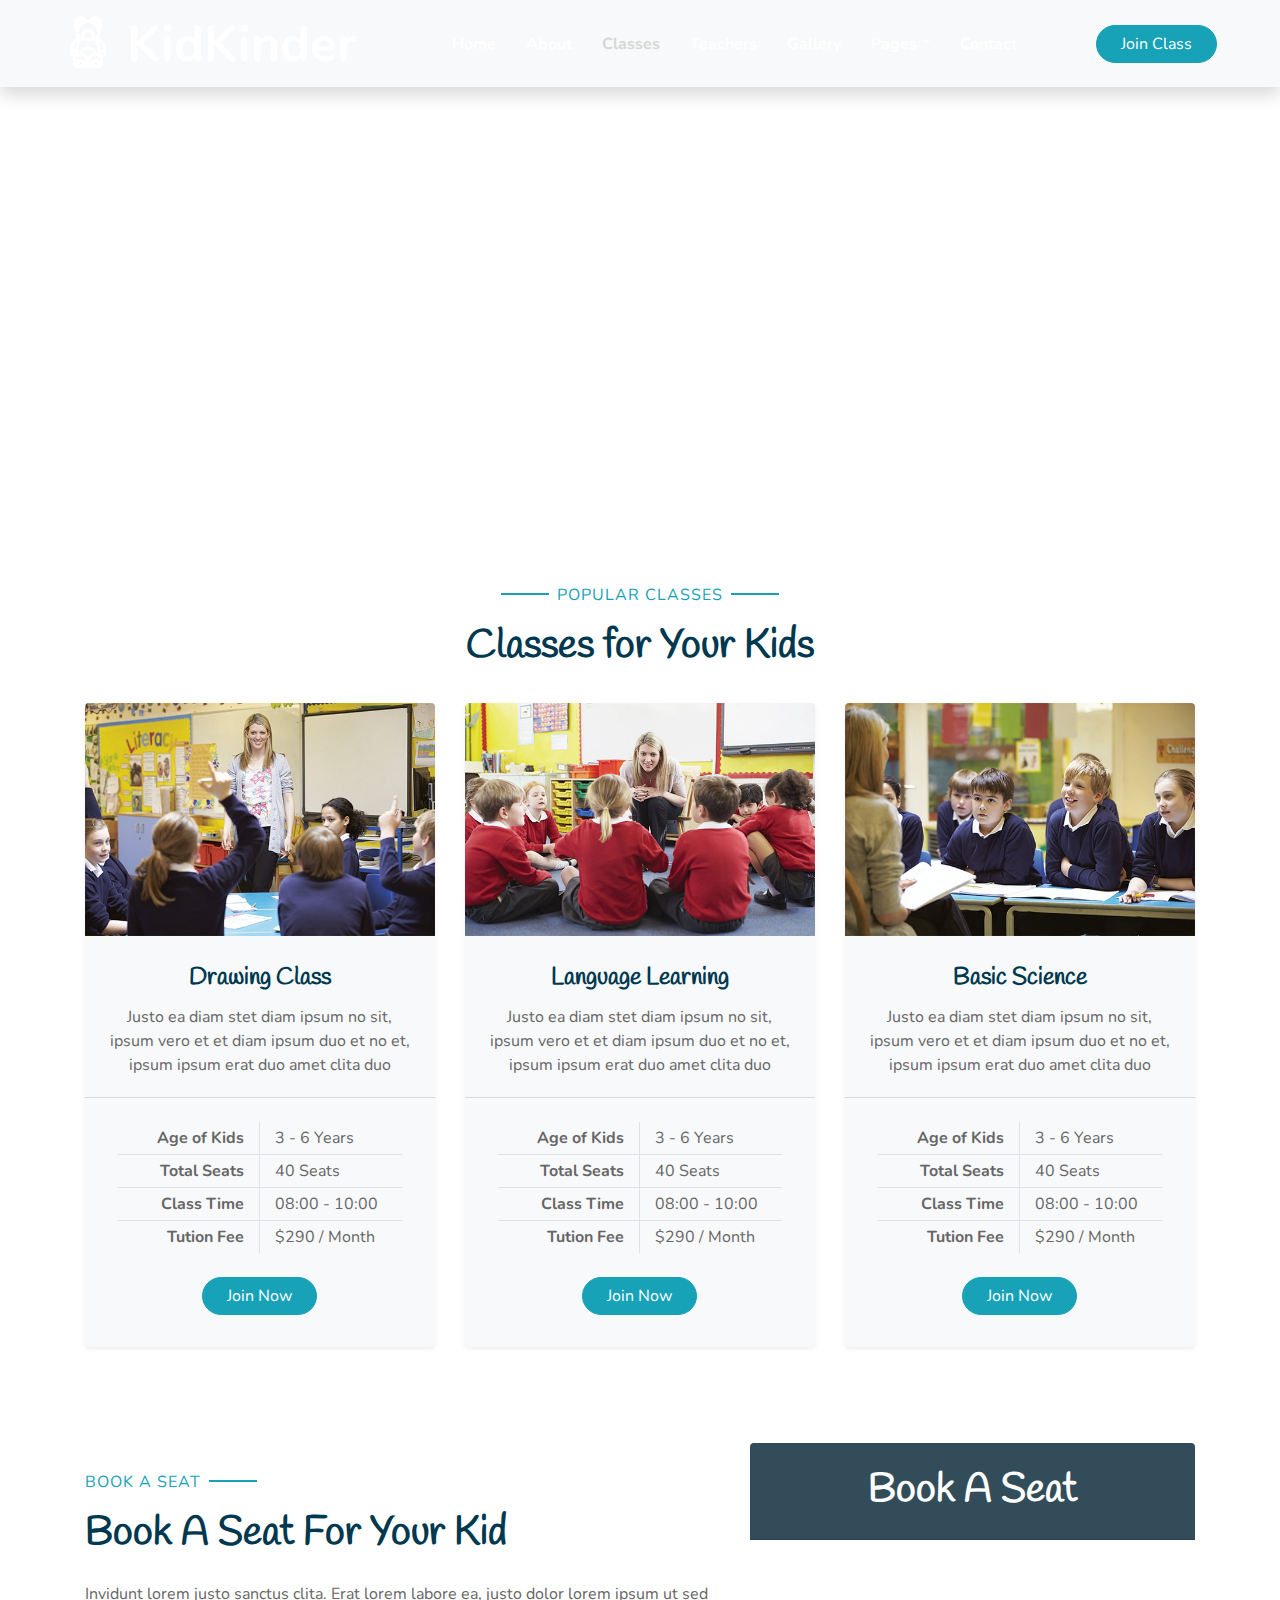
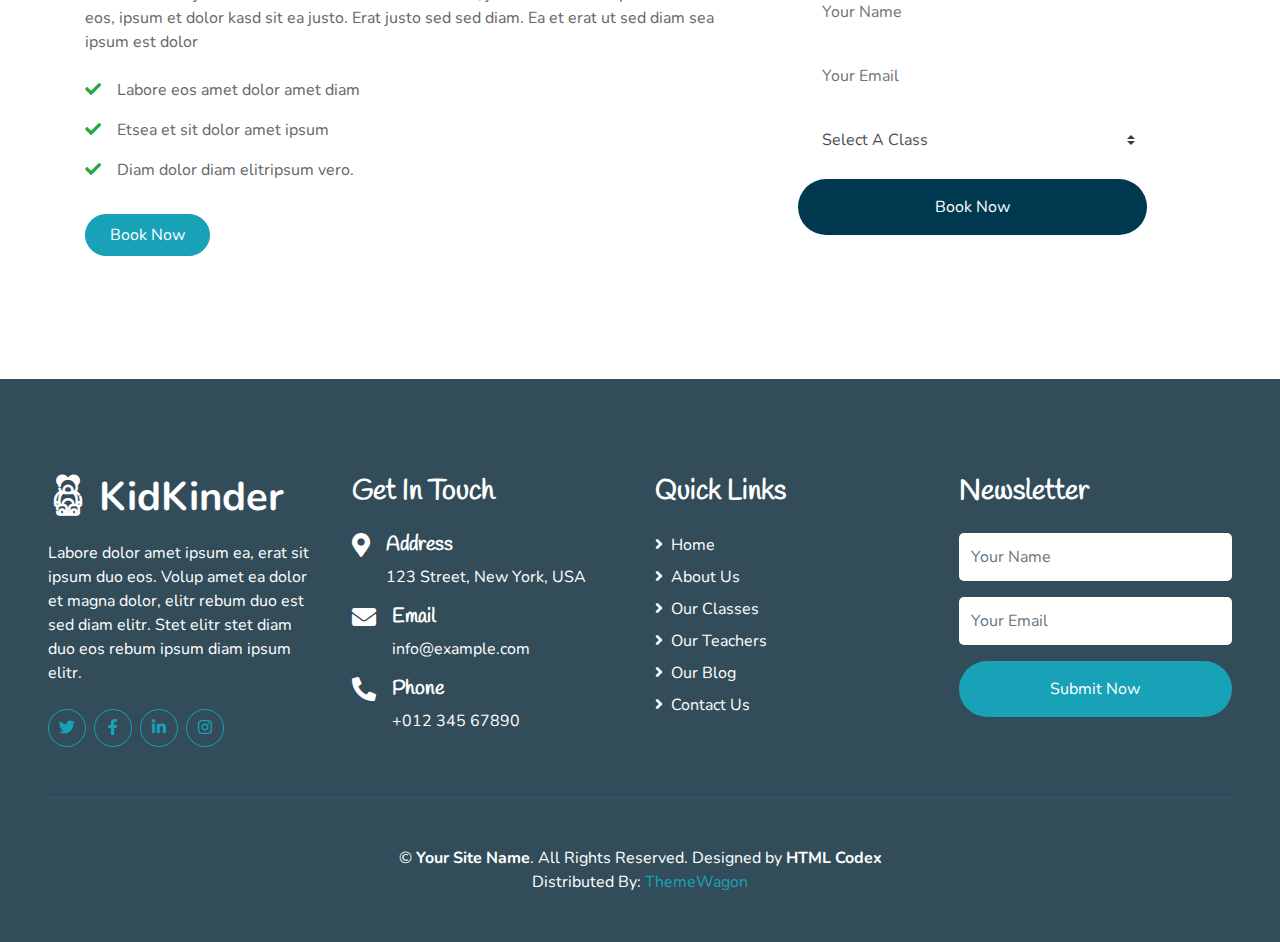
<file: class.html>
<!DOCTYPE html>
<html lang="en">
  <head>
    <meta charset="utf-8" />
    <title>KidKinder - Kindergarten Website Template</title>
    <meta content="width=device-width, initial-scale=1.0" name="viewport" />
    <meta content="Free HTML Templates" name="keywords" />
    <meta content="Free HTML Templates" name="description" />

    <!-- Favicon -->
    <link href="img/favicon.ico" rel="icon" />

    <!-- Google Web Fonts -->
    <link rel="preconnect" href="https://fonts.gstatic.com" />
    <link
      href="https://fonts.googleapis.com/css2?family=Handlee&family=Nunito&display=swap"
      rel="stylesheet"
    />

    <!-- Font Awesome -->
    <link
      href="https://cdnjs.cloudflare.com/ajax/libs/font-awesome/5.10.0/css/all.min.css"
      rel="stylesheet"
    />

    <!-- Flaticon Font -->
    <link href="lib/flaticon/font/flaticon.css" rel="stylesheet" />

    <!-- Libraries Stylesheet -->
    <link href="lib/owlcarousel/assets/owl.carousel.min.css" rel="stylesheet" />
    <link href="lib/lightbox/css/lightbox.min.css" rel="stylesheet" />

    <!-- Customized Bootstrap Stylesheet -->
    <link href="css/style.css" rel="stylesheet" />
  </head>

  <body>
    <!-- Navbar Start -->
    <div class="container-fluid bg-light position-relative shadow">
      <nav
        class="navbar navbar-expand-lg bg-light navbar-light py-3 py-lg-0 px-0 px-lg-5"
      >
        <a
          href=""
          class="navbar-brand font-weight-bold text-secondary"
          style="font-size: 50px"
        >
          <i class="flaticon-043-teddy-bear"></i>
          <span class="text-primary">KidKinder</span>
        </a>
        <button
          type="button"
          class="navbar-toggler"
          data-toggle="collapse"
          data-target="#navbarCollapse"
        >
          <span class="navbar-toggler-icon"></span>
        </button>
        <div
          class="collapse navbar-collapse justify-content-between"
          id="navbarCollapse"
        >
          <div class="navbar-nav font-weight-bold mx-auto py-0">
            <a href="index.html" class="nav-item nav-link">Home</a>
            <a href="about.html" class="nav-item nav-link">About</a>
            <a href="class.html" class="nav-item nav-link active">Classes</a>
            <a href="team.html" class="nav-item nav-link">Teachers</a>
            <a href="gallery.html" class="nav-item nav-link">Gallery</a>
            <div class="nav-item dropdown">
              <a
                href="#"
                class="nav-link dropdown-toggle"
                data-toggle="dropdown"
                >Pages</a
              >
              <div class="dropdown-menu rounded-0 m-0">
                <a href="blog.html" class="dropdown-item">Blog Grid</a>
                <a href="single.html" class="dropdown-item">Blog Detail</a>
              </div>
            </div>
            <a href="contact.html" class="nav-item nav-link">Contact</a>
          </div>
          <a href="" class="btn btn-primary px-4">Join Class</a>
        </div>
      </nav>
    </div>
    <!-- Navbar End -->

    <!-- Header Start -->
    <div class="container-fluid bg-primary mb-5">
      <div
        class="d-flex flex-column align-items-center justify-content-center"
        style="min-height: 400px"
      >
        <h3 class="display-3 font-weight-bold text-white">Our Classes</h3>
        <div class="d-inline-flex text-white">
          <p class="m-0"><a class="text-white" href="">Home</a></p>
          <p class="m-0 px-2">/</p>
          <p class="m-0">Our Classes</p>
        </div>
      </div>
    </div>
    <!-- Header End -->

    <!-- Class Start -->
    <div class="container-fluid pt-5">
      <div class="container">
        <div class="text-center pb-2">
          <p class="section-title px-5">
            <span class="px-2">Popular Classes</span>
          </p>
          <h1 class="mb-4">Classes for Your Kids</h1>
        </div>
        <div class="row">
          <div class="col-lg-4 mb-5">
            <div class="card border-0 bg-light shadow-sm pb-2">
              <img class="card-img-top mb-2" src="img/class-1.jpg" alt="" />
              <div class="card-body text-center">
                <h4 class="card-title">Drawing Class</h4>
                <p class="card-text">
                  Justo ea diam stet diam ipsum no sit, ipsum vero et et diam
                  ipsum duo et no et, ipsum ipsum erat duo amet clita duo
                </p>
              </div>
              <div class="card-footer bg-transparent py-4 px-5">
                <div class="row border-bottom">
                  <div class="col-6 py-1 text-right border-right">
                    <strong>Age of Kids</strong>
                  </div>
                  <div class="col-6 py-1">3 - 6 Years</div>
                </div>
                <div class="row border-bottom">
                  <div class="col-6 py-1 text-right border-right">
                    <strong>Total Seats</strong>
                  </div>
                  <div class="col-6 py-1">40 Seats</div>
                </div>
                <div class="row border-bottom">
                  <div class="col-6 py-1 text-right border-right">
                    <strong>Class Time</strong>
                  </div>
                  <div class="col-6 py-1">08:00 - 10:00</div>
                </div>
                <div class="row">
                  <div class="col-6 py-1 text-right border-right">
                    <strong>Tution Fee</strong>
                  </div>
                  <div class="col-6 py-1">$290 / Month</div>
                </div>
              </div>
              <a href="" class="btn btn-primary px-4 mx-auto mb-4">Join Now</a>
            </div>
          </div>
          <div class="col-lg-4 mb-5">
            <div class="card border-0 bg-light shadow-sm pb-2">
              <img class="card-img-top mb-2" src="img/class-2.jpg" alt="" />
              <div class="card-body text-center">
                <h4 class="card-title">Language Learning</h4>
                <p class="card-text">
                  Justo ea diam stet diam ipsum no sit, ipsum vero et et diam
                  ipsum duo et no et, ipsum ipsum erat duo amet clita duo
                </p>
              </div>
              <div class="card-footer bg-transparent py-4 px-5">
                <div class="row border-bottom">
                  <div class="col-6 py-1 text-right border-right">
                    <strong>Age of Kids</strong>
                  </div>
                  <div class="col-6 py-1">3 - 6 Years</div>
                </div>
                <div class="row border-bottom">
                  <div class="col-6 py-1 text-right border-right">
                    <strong>Total Seats</strong>
                  </div>
                  <div class="col-6 py-1">40 Seats</div>
                </div>
                <div class="row border-bottom">
                  <div class="col-6 py-1 text-right border-right">
                    <strong>Class Time</strong>
                  </div>
                  <div class="col-6 py-1">08:00 - 10:00</div>
                </div>
                <div class="row">
                  <div class="col-6 py-1 text-right border-right">
                    <strong>Tution Fee</strong>
                  </div>
                  <div class="col-6 py-1">$290 / Month</div>
                </div>
              </div>
              <a href="" class="btn btn-primary px-4 mx-auto mb-4">Join Now</a>
            </div>
          </div>
          <div class="col-lg-4 mb-5">
            <div class="card border-0 bg-light shadow-sm pb-2">
              <img class="card-img-top mb-2" src="img/class-3.jpg" alt="" />
              <div class="card-body text-center">
                <h4 class="card-title">Basic Science</h4>
                <p class="card-text">
                  Justo ea diam stet diam ipsum no sit, ipsum vero et et diam
                  ipsum duo et no et, ipsum ipsum erat duo amet clita duo
                </p>
              </div>
              <div class="card-footer bg-transparent py-4 px-5">
                <div class="row border-bottom">
                  <div class="col-6 py-1 text-right border-right">
                    <strong>Age of Kids</strong>
                  </div>
                  <div class="col-6 py-1">3 - 6 Years</div>
                </div>
                <div class="row border-bottom">
                  <div class="col-6 py-1 text-right border-right">
                    <strong>Total Seats</strong>
                  </div>
                  <div class="col-6 py-1">40 Seats</div>
                </div>
                <div class="row border-bottom">
                  <div class="col-6 py-1 text-right border-right">
                    <strong>Class Time</strong>
                  </div>
                  <div class="col-6 py-1">08:00 - 10:00</div>
                </div>
                <div class="row">
                  <div class="col-6 py-1 text-right border-right">
                    <strong>Tution Fee</strong>
                  </div>
                  <div class="col-6 py-1">$290 / Month</div>
                </div>
              </div>
              <a href="" class="btn btn-primary px-4 mx-auto mb-4">Join Now</a>
            </div>
          </div>
        </div>
      </div>
    </div>
    <!-- Class End -->

    <!-- Registration Start -->
    <div class="container-fluid py-5">
      <div class="container">
        <div class="row align-items-center">
          <div class="col-lg-7 mb-5 mb-lg-0">
            <p class="section-title pr-5">
              <span class="pr-2">Book A Seat</span>
            </p>
            <h1 class="mb-4">Book A Seat For Your Kid</h1>
            <p>
              Invidunt lorem justo sanctus clita. Erat lorem labore ea, justo
              dolor lorem ipsum ut sed eos, ipsum et dolor kasd sit ea justo.
              Erat justo sed sed diam. Ea et erat ut sed diam sea ipsum est
              dolor
            </p>
            <ul class="list-inline m-0">
              <li class="py-2">
                <i class="fa fa-check text-success mr-3"></i>Labore eos amet
                dolor amet diam
              </li>
              <li class="py-2">
                <i class="fa fa-check text-success mr-3"></i>Etsea et sit dolor
                amet ipsum
              </li>
              <li class="py-2">
                <i class="fa fa-check text-success mr-3"></i>Diam dolor diam
                elitripsum vero.
              </li>
            </ul>
            <a href="" class="btn btn-primary mt-4 py-2 px-4">Book Now</a>
          </div>
          <div class="col-lg-5">
            <div class="card border-0">
              <div class="card-header bg-secondary text-center p-4">
                <h1 class="text-white m-0">Book A Seat</h1>
              </div>
              <div class="card-body rounded-bottom bg-primary p-5">
                <form>
                  <div class="form-group">
                    <input
                      type="text"
                      class="form-control border-0 p-4"
                      placeholder="Your Name"
                      required="required"
                    />
                  </div>
                  <div class="form-group">
                    <input
                      type="email"
                      class="form-control border-0 p-4"
                      placeholder="Your Email"
                      required="required"
                    />
                  </div>
                  <div class="form-group">
                    <select
                      class="custom-select border-0 px-4"
                      style="height: 47px"
                    >
                      <option selected>Select A Class</option>
                      <option value="1">Class 1</option>
                      <option value="2">Class 1</option>
                      <option value="3">Class 1</option>
                    </select>
                  </div>
                  <div>
                    <button
                      class="btn btn-secondary btn-block border-0 py-3"
                      type="submit"
                    >
                      Book Now
                    </button>
                  </div>
                </form>
              </div>
            </div>
          </div>
        </div>
      </div>
    </div>
    <!-- Registration End -->

    <!-- Footer Start -->
    <div
      class="container-fluid bg-secondary text-white mt-5 py-5 px-sm-3 px-md-5"
    >
      <div class="row pt-5">
        <div class="col-lg-3 col-md-6 mb-5">
          <a
            href=""
            class="navbar-brand font-weight-bold text-primary m-0 mb-4 p-0"
            style="font-size: 40px; line-height: 40px"
          >
            <i class="flaticon-043-teddy-bear"></i>
            <span class="text-white">KidKinder</span>
          </a>
          <p>
            Labore dolor amet ipsum ea, erat sit ipsum duo eos. Volup amet ea
            dolor et magna dolor, elitr rebum duo est sed diam elitr. Stet elitr
            stet diam duo eos rebum ipsum diam ipsum elitr.
          </p>
          <div class="d-flex justify-content-start mt-4">
            <a
              class="btn btn-outline-primary rounded-circle text-center mr-2 px-0"
              style="width: 38px; height: 38px"
              href="#"
              ><i class="fab fa-twitter"></i
            ></a>
            <a
              class="btn btn-outline-primary rounded-circle text-center mr-2 px-0"
              style="width: 38px; height: 38px"
              href="#"
              ><i class="fab fa-facebook-f"></i
            ></a>
            <a
              class="btn btn-outline-primary rounded-circle text-center mr-2 px-0"
              style="width: 38px; height: 38px"
              href="#"
              ><i class="fab fa-linkedin-in"></i
            ></a>
            <a
              class="btn btn-outline-primary rounded-circle text-center mr-2 px-0"
              style="width: 38px; height: 38px"
              href="#"
              ><i class="fab fa-instagram"></i
            ></a>
          </div>
        </div>
        <div class="col-lg-3 col-md-6 mb-5">
          <h3 class="text-primary mb-4">Get In Touch</h3>
          <div class="d-flex">
            <h4 class="fa fa-map-marker-alt text-primary"></h4>
            <div class="pl-3">
              <h5 class="text-white">Address</h5>
              <p>123 Street, New York, USA</p>
            </div>
          </div>
          <div class="d-flex">
            <h4 class="fa fa-envelope text-primary"></h4>
            <div class="pl-3">
              <h5 class="text-white">Email</h5>
              <p>info@example.com</p>
            </div>
          </div>
          <div class="d-flex">
            <h4 class="fa fa-phone-alt text-primary"></h4>
            <div class="pl-3">
              <h5 class="text-white">Phone</h5>
              <p>+012 345 67890</p>
            </div>
          </div>
        </div>
        <div class="col-lg-3 col-md-6 mb-5">
          <h3 class="text-primary mb-4">Quick Links</h3>
          <div class="d-flex flex-column justify-content-start">
            <a class="text-white mb-2" href="#"
              ><i class="fa fa-angle-right mr-2"></i>Home</a
            >
            <a class="text-white mb-2" href="#"
              ><i class="fa fa-angle-right mr-2"></i>About Us</a
            >
            <a class="text-white mb-2" href="#"
              ><i class="fa fa-angle-right mr-2"></i>Our Classes</a
            >
            <a class="text-white mb-2" href="#"
              ><i class="fa fa-angle-right mr-2"></i>Our Teachers</a
            >
            <a class="text-white mb-2" href="#"
              ><i class="fa fa-angle-right mr-2"></i>Our Blog</a
            >
            <a class="text-white" href="#"
              ><i class="fa fa-angle-right mr-2"></i>Contact Us</a
            >
          </div>
        </div>
        <div class="col-lg-3 col-md-6 mb-5">
          <h3 class="text-primary mb-4">Newsletter</h3>
          <form action="">
            <div class="form-group">
              <input
                type="text"
                class="form-control border-0 py-4"
                placeholder="Your Name"
                required="required"
              />
            </div>
            <div class="form-group">
              <input
                type="email"
                class="form-control border-0 py-4"
                placeholder="Your Email"
                required="required"
              />
            </div>
            <div>
              <button
                class="btn btn-primary btn-block border-0 py-3"
                type="submit"
              >
                Submit Now
              </button>
            </div>
          </form>
        </div>
      </div>
      <div
        class="container-fluid pt-5"
        style="border-top: 1px solid rgba(23, 162, 184, 0.2) ;"
      >
        <p class="m-0 text-center text-white">
          &copy;
          <a class="text-primary font-weight-bold" href="#">Your Site Name</a>.
          All Rights Reserved.

          <!--/*** This template is free as long as you keep the footer author’s credit link/attribution link/backlink. If you'd like to use the template without the footer author’s credit link/attribution link/backlink, you can purchase the Credit Removal License from "https://htmlcodex.com/credit-removal". Thank you for your support. ***/-->
          Designed by
          <a class="text-primary font-weight-bold" href="https://htmlcodex.com"
            >HTML Codex</a
          >
          <br />Distributed By:
          <a href="https://themewagon.com" target="_blank">ThemeWagon</a>
        </p>
      </div>
    </div>
    <!-- Footer End -->

    <!-- Back to Top -->
    <a href="#" class="btn btn-primary p-3 back-to-top"
      ><i class="fa fa-angle-double-up"></i
    ></a>

    <!-- JavaScript Libraries -->
    <script src="https://code.jquery.com/jquery-3.4.1.min.js"></script>
    <script src="https://stackpath.bootstrapcdn.com/bootstrap/4.4.1/js/bootstrap.bundle.min.js"></script>
    <script src="lib/easing/easing.min.js"></script>
    <script src="lib/owlcarousel/owl.carousel.min.js"></script>
    <script src="lib/isotope/isotope.pkgd.min.js"></script>
    <script src="lib/lightbox/js/lightbox.min.js"></script>

    <!-- Contact Javascript File -->
    <script src="mail/jqBootstrapValidation.min.js"></script>
    <script src="mail/contact.js"></script>

    <!-- Template Javascript -->
    <script src="js/main.js"></script>
  </body>
</html>
</file>
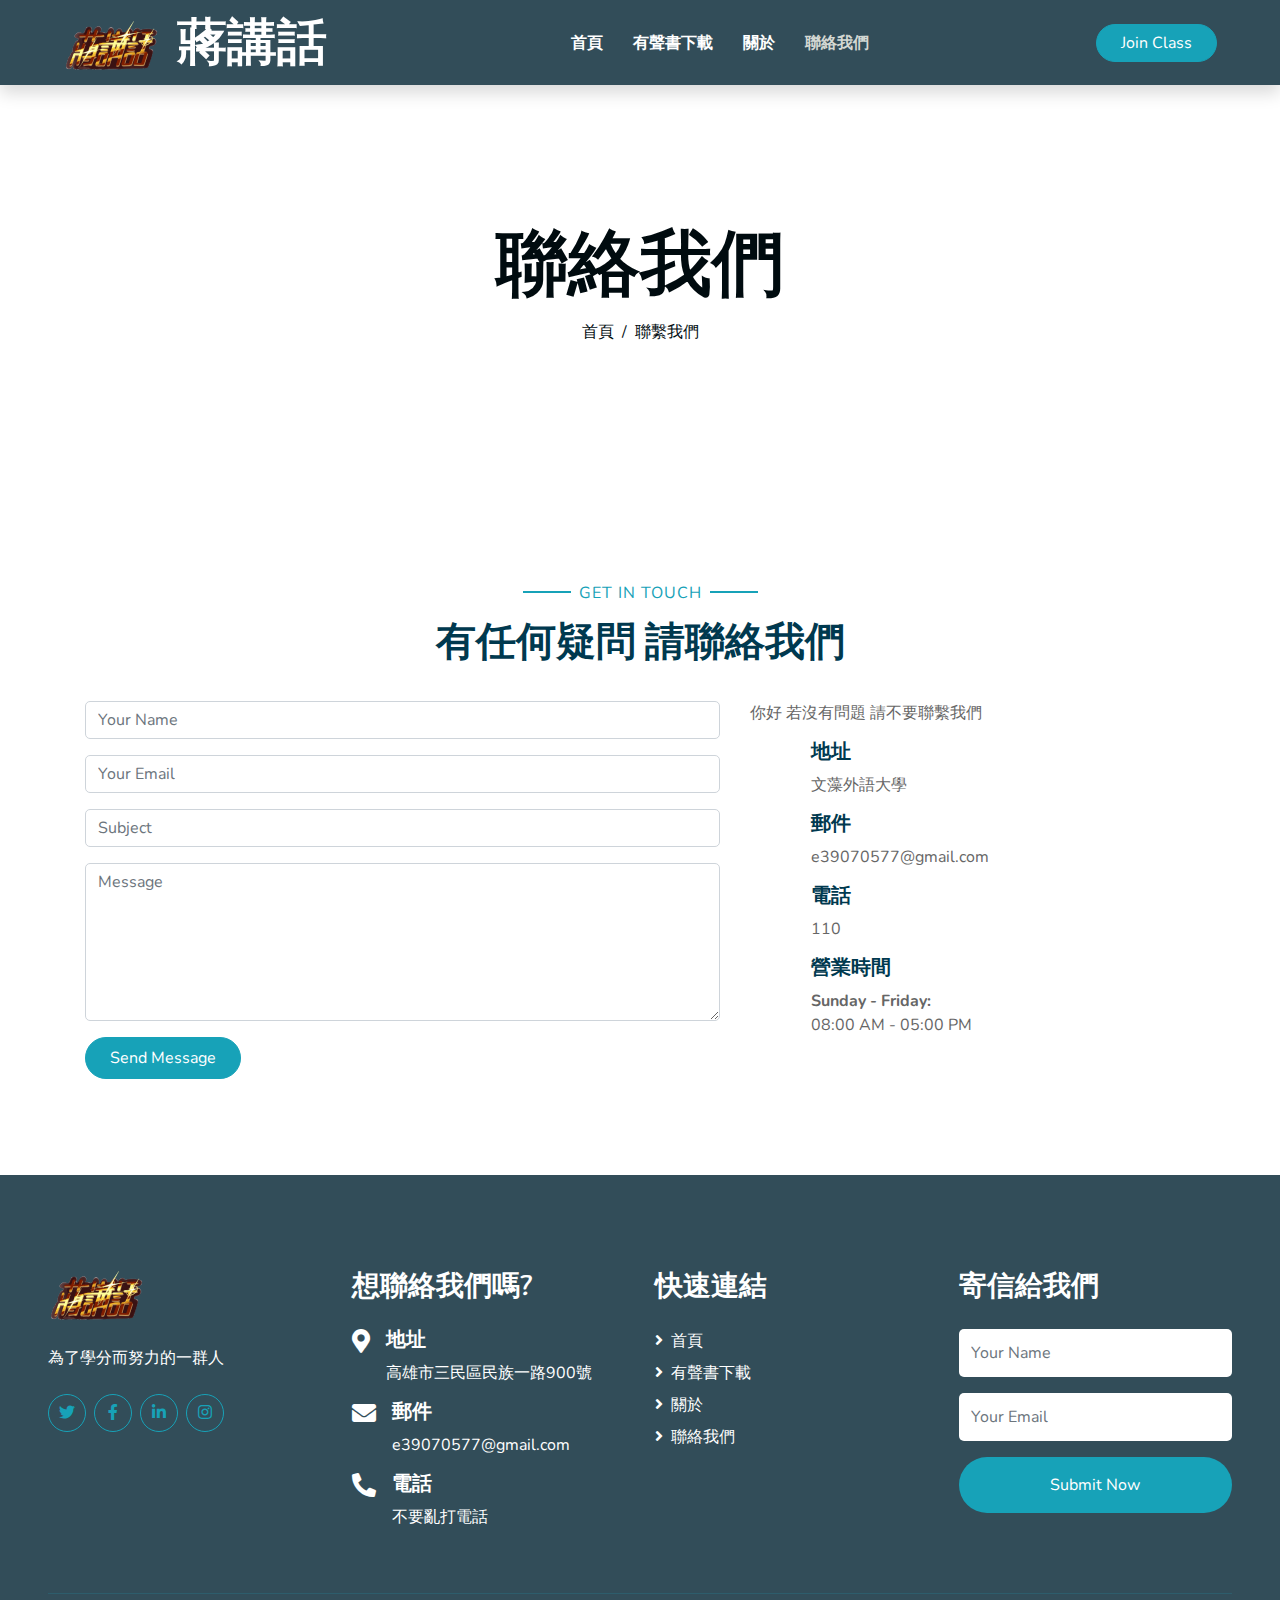
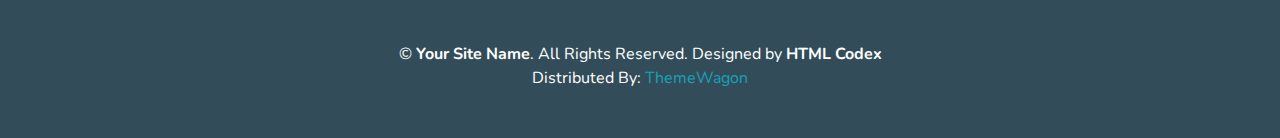
<file: contact.html>
<!DOCTYPE html>
<html lang="en">
  <head>
    <meta charset="utf-8" />
    <title>蔣講話</title>
    <meta content="width=device-width, initial-scale=1.0" name="viewport" />
    <meta content="Free HTML Templates" name="keywords" />
    <meta content="Free HTML Templates" name="description" />

    <!-- Favicon -->
    <link href="img/favicon.ico" rel="icon" />

    <!-- Google Web Fonts -->
    <link rel="preconnect" href="https://fonts.gstatic.com" />
    <link
      href="https://fonts.googleapis.com/css2?family=Handlee&family=Nunito&display=swap"
      rel="stylesheet"
    />

    <!-- Font Awesome -->
    <link
      href="https://cdnjs.cloudflare.com/ajax/libs/font-awesome/5.10.0/css/all.min.css"
      rel="stylesheet"
    />

    <!-- Flaticon Font -->
    <link href="lib/flaticon/font/flaticon.css" rel="stylesheet" />

    <!-- Libraries Stylesheet -->
    <link href="lib/owlcarousel/assets/owl.carousel.min.css" rel="stylesheet" />
    <link href="lib/lightbox/css/lightbox.min.css" rel="stylesheet" />

    <!-- Customized Bootstrap Stylesheet -->
    <link href="css/style.css" rel="stylesheet" />
  </head>

  <body>
    <!-- Navbar Start -->
    <div class="container-fluid bg-navbar position-relative shadow">
      <nav
        class="navbar navbar-expand-lg bg-navbar navbar-light py-3 py-lg-0 px-0 px-lg-5"
      >
        <a
          href=""
          class="navbar-brand font-weight-bold text-secondary"
          style="font-size: 50px"
        >
        
          <img  src="img/logo1.png" alt="" />
          <span class="text-primary">蔣講話</span>
        </a>
        <button
          type="button"
          class="navbar-toggler"
          data-toggle="collapse"
          data-target="#navbarCollapse"
        >
          <span class="navbar-toggler-icon"></span>
        </button>
        <div
          class="collapse navbar-collapse justify-content-between"
          id="navbarCollapse"
        >
          <div class="navbar-nav font-weight-bold mx-auto py-0">
            <a href="index.html" class="nav-item nav-link">首頁</a>
            <a href="download.html" class="nav-item nav-link">有聲書下載</a>
            <a href="about.html" class="nav-item nav-link">關於</a>
            <a href="contact.html" class="nav-item nav-link active">聯絡我們</a>
          </div>
          <a href="" class="btn btn-primary px-4">Join Class</a>
        </div>
      </nav>
    </div>
    <!-- Navbar End -->

    <!-- Header Start -->
    <div class="container-fluid bg-primary mb-5">
      <div
        class="d-flex flex-column align-items-center justify-content-center"
        style="min-height: 400px"
      >
        <h3 class="display-3 font-weight-bold text-white2">聯絡我們</h3>
        <div class="d-inline-flex text-white2">
          <p class="m-0"><a href="index.html" class="text-white2" href="">首頁</a> </p>                  
          <p class="m-0 px-2">/</p>
          <p class="m-0">聯繫我們</p>
        </div>
      </div>
    </div>
    <!-- Header End -->

    <!-- Contact Start -->
    <div class="container-fluid pt-5">
      <div class="container">
        <div class="text-center pb-2">
          <p class="section-title px-5">
            <span class="px-2">Get In Touch</span>
          </p>
          <h1 class="mb-4">有任何疑問 請聯絡我們</h1>
        </div>
        <div class="row">
          <div class="col-lg-7 mb-5">
            <div class="contact-form">
              <div id="success"></div>
              <form name="sentMessage" id="contactForm" novalidate="novalidate">
                <div class="control-group">
                  <input
                    type="text"
                    class="form-control"
                    id="name"
                    placeholder="Your Name"
                    required="required"
                    data-validation-required-message="Please enter your name"
                  />
                  <p class="help-block text-danger"></p>
                </div>
                <div class="control-group">
                  <input
                    type="email"
                    class="form-control"
                    id="email"
                    placeholder="Your Email"
                    required="required"
                    data-validation-required-message="Please enter your email"
                  />
                  <p class="help-block text-danger"></p>
                </div>
                <div class="control-group">
                  <input
                    type="text"
                    class="form-control"
                    id="subject"
                    placeholder="Subject"
                    required="required"
                    data-validation-required-message="Please enter a subject"
                  />
                  <p class="help-block text-danger"></p>
                </div>
                <div class="control-group">
                  <textarea
                    class="form-control"
                    rows="6"
                    id="message"
                    placeholder="Message"
                    required="required"
                    data-validation-required-message="Please enter your message"
                  ></textarea>
                  <p class="help-block text-danger"></p>
                </div>
                <div>
                  <button
                    class="btn btn-primary py-2 px-4"
                    type="submit"
                    id="sendMessageButton"
                  >
                    Send Message
                  </button>
                </div>
              </form>
            </div>
          </div>
          <div class="col-lg-5 mb-5">
            <p>
              你好 若沒有問題 請不要聯繫我們
            </p>
            <div class="d-flex">
              <i
                class="fa fa-map-marker-alt d-inline-flex align-items-center justify-content-center bg-primary text-secondary rounded-circle"
                style="width: 45px; height: 45px"
              ></i>
              <div class="pl-3">
                <h5>地址</h5>
                <p>文藻外語大學</p>
              </div>
            </div>
            <div class="d-flex">
              <i
                class="fa fa-envelope d-inline-flex align-items-center justify-content-center bg-primary text-secondary rounded-circle"
                style="width: 45px; height: 45px"
              ></i>
              <div class="pl-3">
                <h5>郵件</h5>
                <p>e39070577@gmail.com</p>
              </div>
            </div>
            <div class="d-flex">
              <i
                class="fa fa-phone-alt d-inline-flex align-items-center justify-content-center bg-primary text-secondary rounded-circle"
                style="width: 45px; height: 45px"
              ></i>
              <div class="pl-3">
                <h5>電話</h5>
                <p>110</p>
              </div>
            </div>
            <div class="d-flex">
              <i
                class="far fa-clock d-inline-flex align-items-center justify-content-center bg-primary text-secondary rounded-circle"
                style="width: 45px; height: 45px"
              ></i>
              <div class="pl-3">
                <h5>營業時間</h5>
                <strong>Sunday - Friday:</strong>
                <p class="m-0">08:00 AM - 05:00 PM</p>
              </div>
            </div>
          </div>
        </div>
      </div>
    </div>
    <!-- Contact End -->

   <!-- Footer Start -->
   <div
   class="container-fluid bg-secondary text-white mt-5 py-5 px-sm-3 px-md-5"
 >
   <div class="row pt-5">
     <div class="col-lg-3 col-md-6 mb-5">
       <a
         href=""
         class="navbar-brand font-weight-bold text-primary m-0 mb-4 p-0"
         style="font-size: 40px; line-height: 40px"
       >
       <img  src="img/logo1.png" alt="" />
       </a>
       <p>
         為了學分而努力的一群人
       </p>
       <div class="d-flex justify-content-start mt-4">
         <a
           class="btn btn-outline-primary rounded-circle text-center mr-2 px-0"
           style="width: 38px; height: 38px"
           href="#"
           ><i class="fab fa-twitter"></i
         ></a>
         <a
           class="btn btn-outline-primary rounded-circle text-center mr-2 px-0"
           style="width: 38px; height: 38px"
           href="#"
           ><i class="fab fa-facebook-f"></i
         ></a>
         <a
           class="btn btn-outline-primary rounded-circle text-center mr-2 px-0"
           style="width: 38px; height: 38px"
           href="#"
           ><i class="fab fa-linkedin-in"></i
         ></a>
         <a
           class="btn btn-outline-primary rounded-circle text-center mr-2 px-0"
           style="width: 38px; height: 38px"
           href="#"
           ><i class="fab fa-instagram"></i
         ></a>
       </div>
     </div>
     <div class="col-lg-3 col-md-6 mb-5">
       <h3 class="text-primary mb-4">想聯絡我們嗎?</h3>
       <div class="d-flex">
         <h4 class="fa fa-map-marker-alt text-primary"></h4>
         <div class="pl-3">
           <h5 class="text-white">地址</h5>
           <p>高雄市三民區民族一路900號</p>
         </div>
       </div>
       <div class="d-flex">
         <h4 class="fa fa-envelope text-primary"></h4>
         <div class="pl-3">
           <h5 class="text-white">郵件</h5>
           <p>e39070577@gmail.com</p>
         </div>
       </div>
       <div class="d-flex">
         <h4 class="fa fa-phone-alt text-primary"></h4>
         <div class="pl-3">
           <h5 class="text-white">電話</h5>
           <p>不要亂打電話</p>
         </div>
       </div>
     </div>
     <div class="col-lg-3 col-md-6 mb-5">
       <h3 class="text-primary mb-4">快速連結</h3>
       <div class="d-flex flex-column justify-content-start">
         <a class="text-white mb-2" href="index.html"
           ><i class="fa fa-angle-right mr-2"></i>首頁</a
         >
         <a class="text-white mb-2" href="download.html"
           ><i class="fa fa-angle-right mr-2"></i>有聲書下載</a
         >
         <a class="text-white mb-2" href="about.html"
           ><i class="fa fa-angle-right mr-2"></i>關於</a
         >
         <a class="text-white mb-2" href="contact.html"
           ><i class="fa fa-angle-right mr-2"></i>聯絡我們</a
         >
       </div>
     </div>
     <div class="col-lg-3 col-md-6 mb-5">
       <h3 class="text-primary mb-4">寄信給我們</h3>
       <form action="">
         <div class="form-group">
           <input
             type="text"
             class="form-control border-0 py-4"
             placeholder="Your Name"
             required="required"
           />
         </div>
         <div class="form-group">
           <input
             type="email"
             class="form-control border-0 py-4"
             placeholder="Your Email"
             required="required"
           />
         </div>
         <div>
           <button
             class="btn btn-primary btn-block border-0 py-3"
             type="submit"
           >
             Submit Now
           </button>
         </div>
       </form>
     </div>
   </div>
   <div
     class="container-fluid pt-5"
     style="border-top: 1px solid rgba(23, 162, 184, 0.2) ;"
   >
     <p class="m-0 text-center text-white">
       &copy;
       <a class="text-primary font-weight-bold" href="#">Your Site Name</a>.
       All Rights Reserved.

       <!--/*** This template is free as long as you keep the footer author’s credit link/attribution link/backlink. If you'd like to use the template without the footer author’s credit link/attribution link/backlink, you can purchase the Credit Removal License from "https://htmlcodex.com/credit-removal". Thank you for your support. ***/-->
       Designed by
       <a class="text-primary font-weight-bold" href="https://htmlcodex.com"
         >HTML Codex</a
       >
       <br />Distributed By:
       <a href="https://themewagon.com" target="_blank">ThemeWagon</a>
     </p>
   </div>
 </div>
 <!-- Footer End -->

    <!-- Back to Top -->
    <a href="#" class="btn btn-primary p-3 back-to-top"
      ><i class="fa fa-angle-double-up"></i
    ></a>

    <!-- JavaScript Libraries -->
    <script src="https://code.jquery.com/jquery-3.4.1.min.js"></script>
    <script src="https://stackpath.bootstrapcdn.com/bootstrap/4.4.1/js/bootstrap.bundle.min.js"></script>
    <script src="lib/easing/easing.min.js"></script>
    <script src="lib/owlcarousel/owl.carousel.min.js"></script>
    <script src="lib/isotope/isotope.pkgd.min.js"></script>
    <script src="lib/lightbox/js/lightbox.min.js"></script>

    <!-- Contact Javascript File -->
    <script src="mail/jqBootstrapValidation.min.js"></script>
    <script src="mail/contact.js"></script>

    <!-- Template Javascript -->
    <script src="js/main.js"></script>
  </body>
</html>
</file>
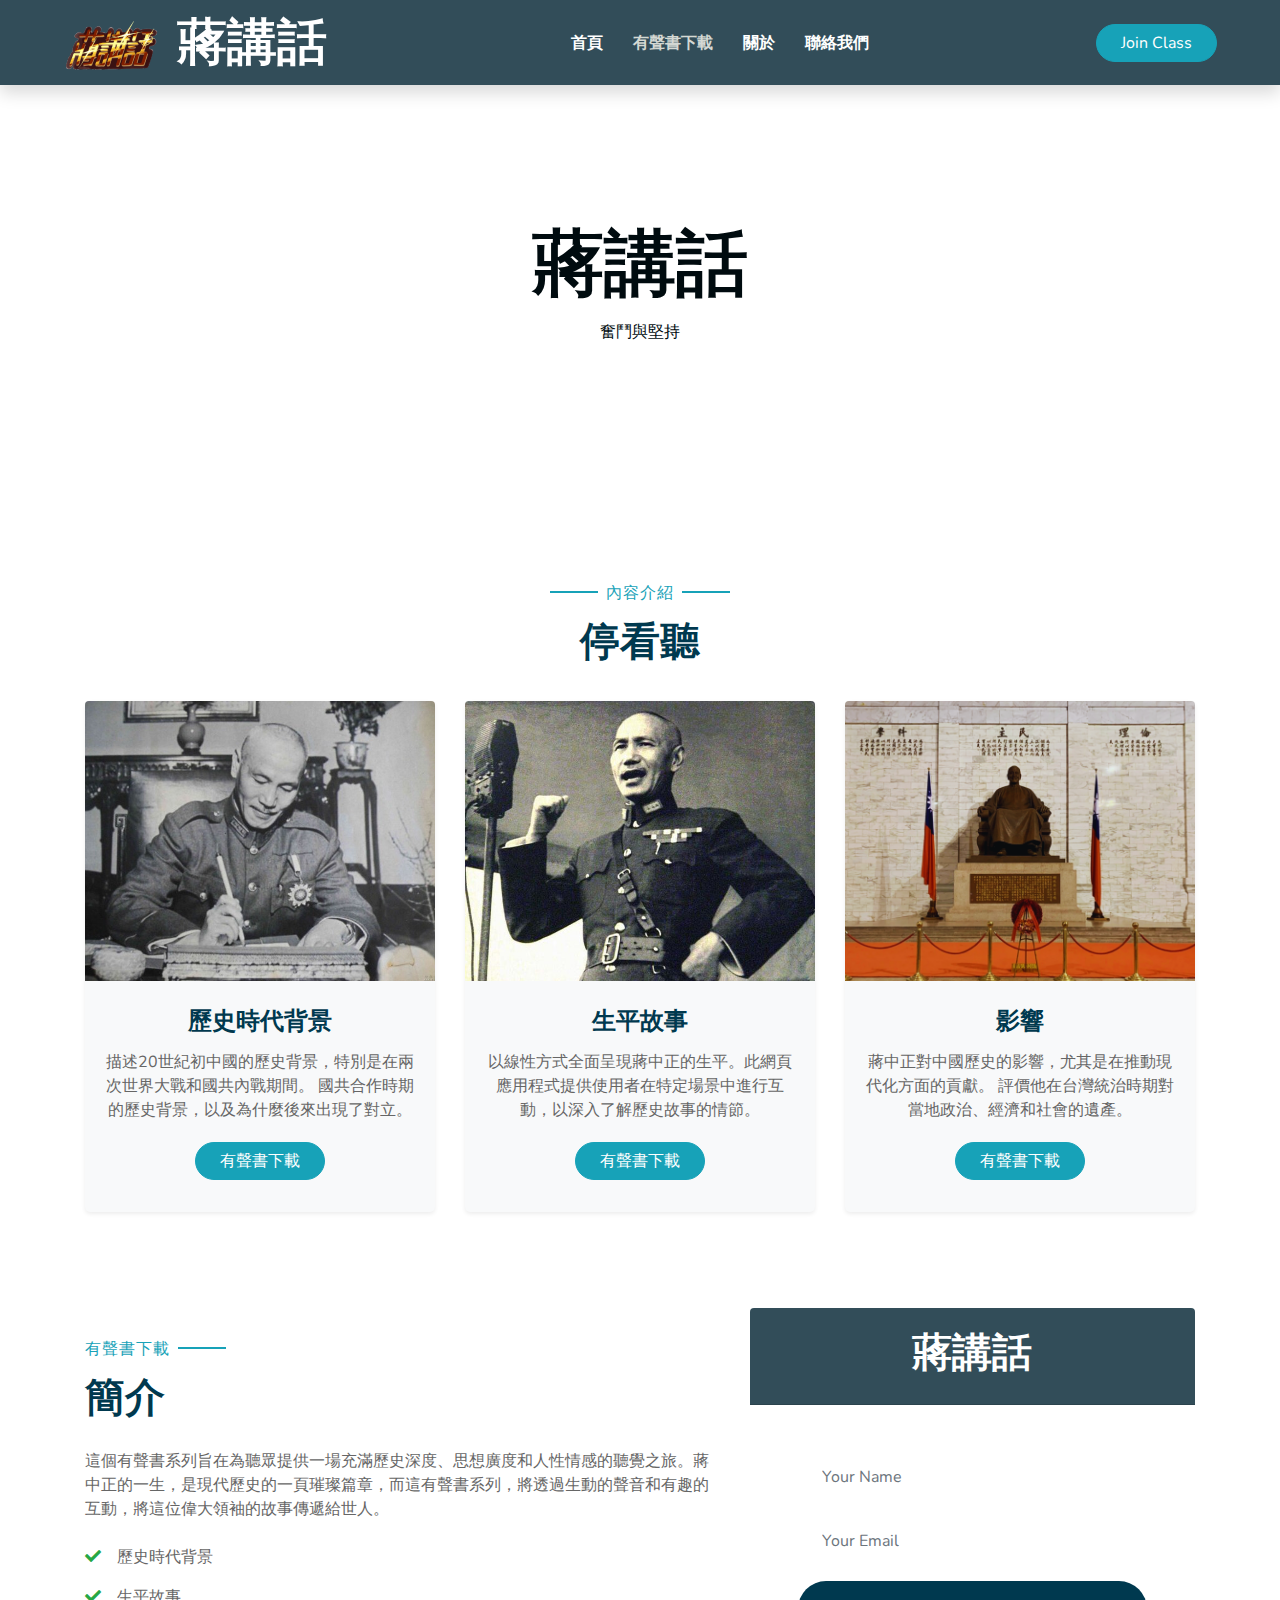
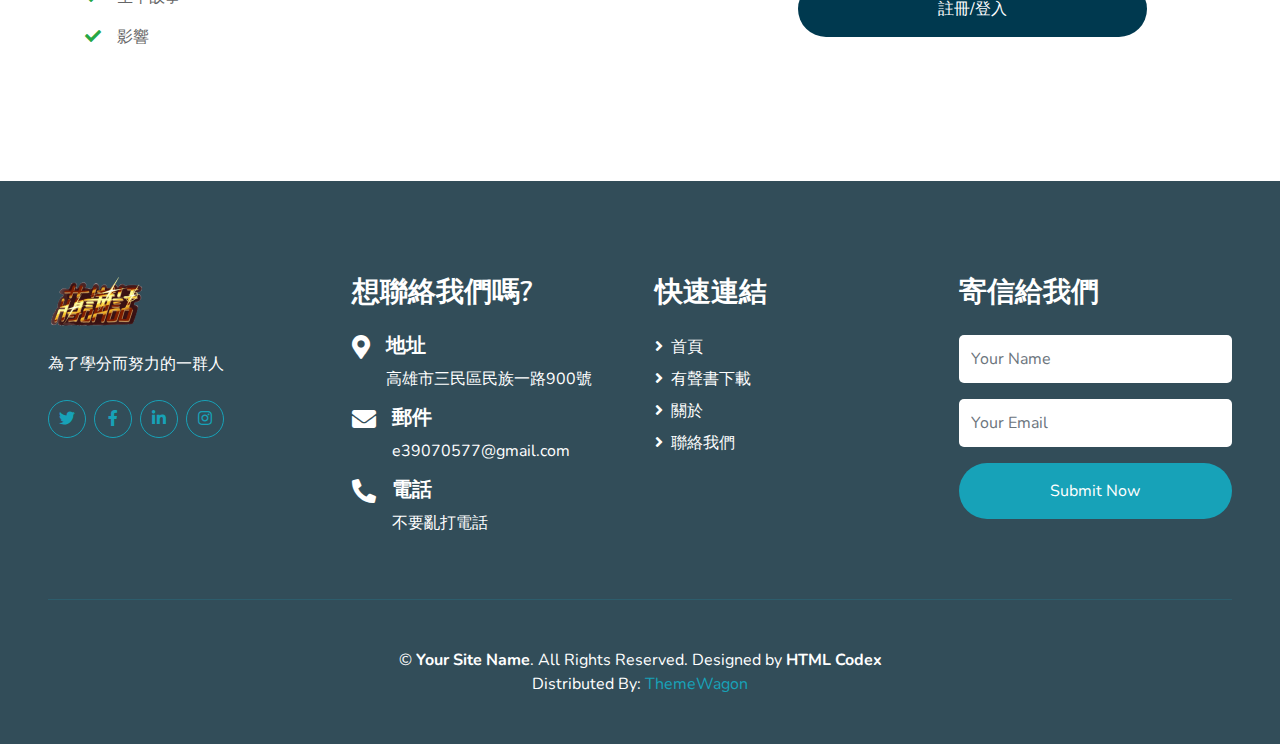
<file: download.html>
<!DOCTYPE html>
<html lang="en">
  <head>
    <meta charset="utf-8" />
    <title>蔣講話</title>
    <meta content="width=device-width, initial-scale=1.0" name="viewport" />
    <meta content="Free HTML Templates" name="keywords" />
    <meta content="Free HTML Templates" name="description" />

    <!-- Favicon -->
    <link href="img/favicon.ico" rel="icon" />

    <!-- Google Web Fonts -->
    <link rel="preconnect" href="https://fonts.gstatic.com" />
    <link
      href="https://fonts.googleapis.com/css2?family=Handlee&family=Nunito&display=swap"
      rel="stylesheet"
    />

    <!-- Font Awesome -->
    <link
      href="https://cdnjs.cloudflare.com/ajax/libs/font-awesome/5.10.0/css/all.min.css"
      rel="stylesheet"
    />

    <!-- Flaticon Font -->
    <link href="lib/flaticon/font/flaticon.css" rel="stylesheet" />

    <!-- Libraries Stylesheet -->
    <link href="lib/owlcarousel/assets/owl.carousel.min.css" rel="stylesheet" />
    <link href="lib/lightbox/css/lightbox.min.css" rel="stylesheet" />

    <!-- Customized Bootstrap Stylesheet -->
    <link href="css/style.css" rel="stylesheet" />
  </head>

  <body>
    <!-- Navbar Start -->
    <div class="container-fluid bg-navbar position-relative shadow">
      <nav
        class="navbar navbar-expand-lg bg-navbar navbar-light py-3 py-lg-0 px-0 px-lg-5"
      >
        <a
          href=""
          class="navbar-brand font-weight-bold text-secondary"
          style="font-size: 50px"
        >
        <img  src="img/logo1.png" alt="" />
          <span class="text-primary">蔣講話</span>
        </a>
        <button
          type="button"
          class="navbar-toggler"
          data-toggle="collapse"
          data-target="#navbarCollapse"
        >
          <span class="navbar-toggler-icon"></span>
        </button>
        <div
          class="collapse navbar-collapse justify-content-between"
          id="navbarCollapse"
        >
          <div class="navbar-nav font-weight-bold mx-auto py-0">
            <a href="index.html" class="nav-item nav-link">首頁</a>
            <a href="download.html" class="nav-item nav-link active">有聲書下載</a>
            <a href="about.html" class="nav-item nav-link">關於</a>
            <a href="contact.html" class="nav-item nav-link">聯絡我們</a>
          </div>
          <a href="" class="btn btn-primary px-4">Join Class</a>
        </div>
      </nav>
    </div>
    <!-- Navbar End -->

    <!-- Header Start -->
    <div class="container-fluid bg-primary mb-5">
      <div
        class="d-flex flex-column align-items-center justify-content-center"
        style="min-height: 400px"
      >
        <h3 class="display-3 font-weight-bold text-white2">蔣講話</h3>
        <div class="d-inline-flex text-white2">
          <p class="m-0">奮鬥與堅持</p>
        </div>
      </div>
    </div>
    <!-- Header End -->

    <!-- Class Start -->
    <div class="container-fluid pt-5">
      <div class="container">
        <div class="text-center pb-2">
          <p class="section-title px-5">
            <span class="px-2">內容介紹</span>
          </p>
          <h1 class="mb-4">停看聽</h1>
        </div>
        <div class="row">
          <div class="col-lg-4 mb-5">
            <div class="card border-0 bg-light shadow-sm pb-2">
              <img class="card-img-top mb-2" src="img/download-1.jpg" alt="" />
              <div class="card-body text-center">
                <h4 class="card-title">歷史時代背景</h4>
                <p class="card-text">
                  描述20世紀初中國的歷史背景，特別是在兩次世界大戰和國共內戰期間。
國共合作時期的歷史背景，以及為什麼後來出現了對立。
                </p>
              </div>

              <a href="" class="btn btn-primary px-4 mx-auto mb-4">有聲書下載</a>
            </div>
          </div>
          <div class="col-lg-4 mb-5">
            <div class="card border-0 bg-light shadow-sm pb-2">
              <img class="card-img-top mb-2" src="img/download-2.jpg" alt="" />
              <div class="card-body text-center">
                <h4 class="card-title">生平故事</h4>
                <p class="card-text">
                  以線性方式全面呈現蔣中正的生平。此網頁應用程式提供使用者在特定場景中進行互動，以深入了解歷史故事的情節。
                </p>
              </div>
             
              <a href="" class="btn btn-primary px-4 mx-auto mb-4">有聲書下載</a>
            </div>
          </div>
          <div class="col-lg-4 mb-5">
            <div class="card border-0 bg-light shadow-sm pb-2">
              <img class="card-img-top mb-2" src="img/download-3.jpg" alt="" />
              <div class="card-body text-center">
                <h4 class="card-title">影響</h4>
                <p class="card-text">
                  蔣中正對中國歷史的影響，尤其是在推動現代化方面的貢獻。
評價他在台灣統治時期對當地政治、經濟和社會的遺產。
                </p>
              </div>
            
              <a href="" class="btn btn-primary px-4 mx-auto mb-4">有聲書下載</a>
            </div>
          </div>
        </div>
      </div>
    </div>
    <!-- Class End -->

    <!-- Registration Start -->
    <div class="container-fluid py-5">
      <div class="container">
        <div class="row align-items-center">
          <div class="col-lg-7 mb-5 mb-lg-0">
            <p class="section-title pr-5">
              <span class="pr-2">有聲書下載</span>
            </p>
            <h1 class="mb-4">簡介</h1>
            <p>
              這個有聲書系列旨在為聽眾提供一場充滿歷史深度、思想廣度和人性情感的聽覺之旅。蔣中正的一生，是現代歷史的一頁璀璨篇章，而這有聲書系列，將透過生動的聲音和有趣的互動，將這位偉大領袖的故事傳遞給世人。
            </p>
            <ul class="list-inline m-0">
              <li class="py-2">
                <i class="fa fa-check text-success mr-3"></i>歷史時代背景
              </li>
              <li class="py-2">
                <i class="fa fa-check text-success mr-3"></i>生平故事
              </li>
              <li class="py-2">
                <i class="fa fa-check text-success mr-3"></i>影響
              </li>
            </ul>
            
          </div>
          <div class="col-lg-5">
            <div class="card border-0">
              <div class="card-header bg-secondary text-center p-4">
                <h1 class="text-white m-0">蔣講話</h1>
              </div>
              <div class="card-body rounded-bottom bg-primary p-5">
                <form>
                  <div class="form-group">
                    <input
                      type="text"
                      class="form-control border-0 p-4"
                      placeholder="Your Name"
                      required="required"
                    />
                  </div>
                  <div class="form-group">
                    <input
                      type="email"
                      class="form-control border-0 p-4"
                      placeholder="Your Email"
                      required="required"
                    />
                  </div>
                  <div class="form-group">
                    
                  </div>
                  <div>
                    <button
                      class="btn btn-secondary btn-block border-0 py-3"
                      type="submit"
                    >
                      註冊/登入
                    </button>
                  </div>
                </form>
              </div>
            </div>
          </div>
        </div>
      </div>
    </div>
    <!-- Registration End -->

    <!-- Footer Start -->
    <div
      class="container-fluid bg-secondary text-white mt-5 py-5 px-sm-3 px-md-5"
    >
      <div class="row pt-5">
        <div class="col-lg-3 col-md-6 mb-5">
          <a
            href=""
            class="navbar-brand font-weight-bold text-primary m-0 mb-4 p-0"
            style="font-size: 40px; line-height: 40px"
          >
          <img  src="img/logo1.png" alt="" />
          </a>
          <p>
            為了學分而努力的一群人
          </p>
          <div class="d-flex justify-content-start mt-4">
            <a
              class="btn btn-outline-primary rounded-circle text-center mr-2 px-0"
              style="width: 38px; height: 38px"
              href="#"
              ><i class="fab fa-twitter"></i
            ></a>
            <a
              class="btn btn-outline-primary rounded-circle text-center mr-2 px-0"
              style="width: 38px; height: 38px"
              href="#"
              ><i class="fab fa-facebook-f"></i
            ></a>
            <a
              class="btn btn-outline-primary rounded-circle text-center mr-2 px-0"
              style="width: 38px; height: 38px"
              href="#"
              ><i class="fab fa-linkedin-in"></i
            ></a>
            <a
              class="btn btn-outline-primary rounded-circle text-center mr-2 px-0"
              style="width: 38px; height: 38px"
              href="#"
              ><i class="fab fa-instagram"></i
            ></a>
          </div>
        </div>
        <div class="col-lg-3 col-md-6 mb-5">
          <h3 class="text-primary mb-4">想聯絡我們嗎?</h3>
          <div class="d-flex">
            <h4 class="fa fa-map-marker-alt text-primary"></h4>
            <div class="pl-3">
              <h5 class="text-white">地址</h5>
              <p>高雄市三民區民族一路900號</p>
            </div>
          </div>
          <div class="d-flex">
            <h4 class="fa fa-envelope text-primary"></h4>
            <div class="pl-3">
              <h5 class="text-white">郵件</h5>
              <p>e39070577@gmail.com</p>
            </div>
          </div>
          <div class="d-flex">
            <h4 class="fa fa-phone-alt text-primary"></h4>
            <div class="pl-3">
              <h5 class="text-white">電話</h5>
              <p>不要亂打電話</p>
            </div>
          </div>
        </div>
        <div class="col-lg-3 col-md-6 mb-5">
          <h3 class="text-primary mb-4">快速連結</h3>
          <div class="d-flex flex-column justify-content-start">
            <a class="text-white mb-2" href="index.html"
              ><i class="fa fa-angle-right mr-2"></i>首頁</a
            >
            <a class="text-white mb-2" href="download.html"
              ><i class="fa fa-angle-right mr-2"></i>有聲書下載</a
            >
            <a class="text-white mb-2" href="about.html"
              ><i class="fa fa-angle-right mr-2"></i>關於</a
            >
            <a class="text-white mb-2" href="contact.html"
              ><i class="fa fa-angle-right mr-2"></i>聯絡我們</a
            >
          </div>
        </div>
        <div class="col-lg-3 col-md-6 mb-5">
          <h3 class="text-primary mb-4">寄信給我們</h3>
          <form action="">
            <div class="form-group">
              <input
                type="text"
                class="form-control border-0 py-4"
                placeholder="Your Name"
                required="required"
              />
            </div>
            <div class="form-group">
              <input
                type="email"
                class="form-control border-0 py-4"
                placeholder="Your Email"
                required="required"
              />
            </div>
            <div>
              <button
                class="btn btn-primary btn-block border-0 py-3"
                type="submit"
              >
                Submit Now
              </button>
            </div>
          </form>
        </div>
      </div>
      <div
        class="container-fluid pt-5"
        style="border-top: 1px solid rgba(23, 162, 184, 0.2) ;"
      >
        <p class="m-0 text-center text-white">
          &copy;
          <a class="text-primary font-weight-bold" href="#">Your Site Name</a>.
          All Rights Reserved.

          <!--/*** This template is free as long as you keep the footer author’s credit link/attribution link/backlink. If you'd like to use the template without the footer author’s credit link/attribution link/backlink, you can purchase the Credit Removal License from "https://htmlcodex.com/credit-removal". Thank you for your support. ***/-->
          Designed by
          <a class="text-primary font-weight-bold" href="https://htmlcodex.com"
            >HTML Codex</a
          >
          <br />Distributed By:
          <a href="https://themewagon.com" target="_blank">ThemeWagon</a>
        </p>
      </div>
    </div>
    <!-- Footer End -->

    <!-- Back to Top -->
    <a href="#" class="btn btn-primary p-3 back-to-top"
      ><i class="fa fa-angle-double-up"></i
    ></a>

    <!-- JavaScript Libraries -->
    <script src="https://code.jquery.com/jquery-3.4.1.min.js"></script>
    <script src="https://stackpath.bootstrapcdn.com/bootstrap/4.4.1/js/bootstrap.bundle.min.js"></script>
    <script src="lib/easing/easing.min.js"></script>
    <script src="lib/owlcarousel/owl.carousel.min.js"></script>
    <script src="lib/isotope/isotope.pkgd.min.js"></script>
    <script src="lib/lightbox/js/lightbox.min.js"></script>

    <!-- Contact Javascript File -->
    <script src="mail/jqBootstrapValidation.min.js"></script>
    <script src="mail/contact.js"></script>

    <!-- Template Javascript -->
    <script src="js/main.js"></script>
  </body>
</html>
</file>
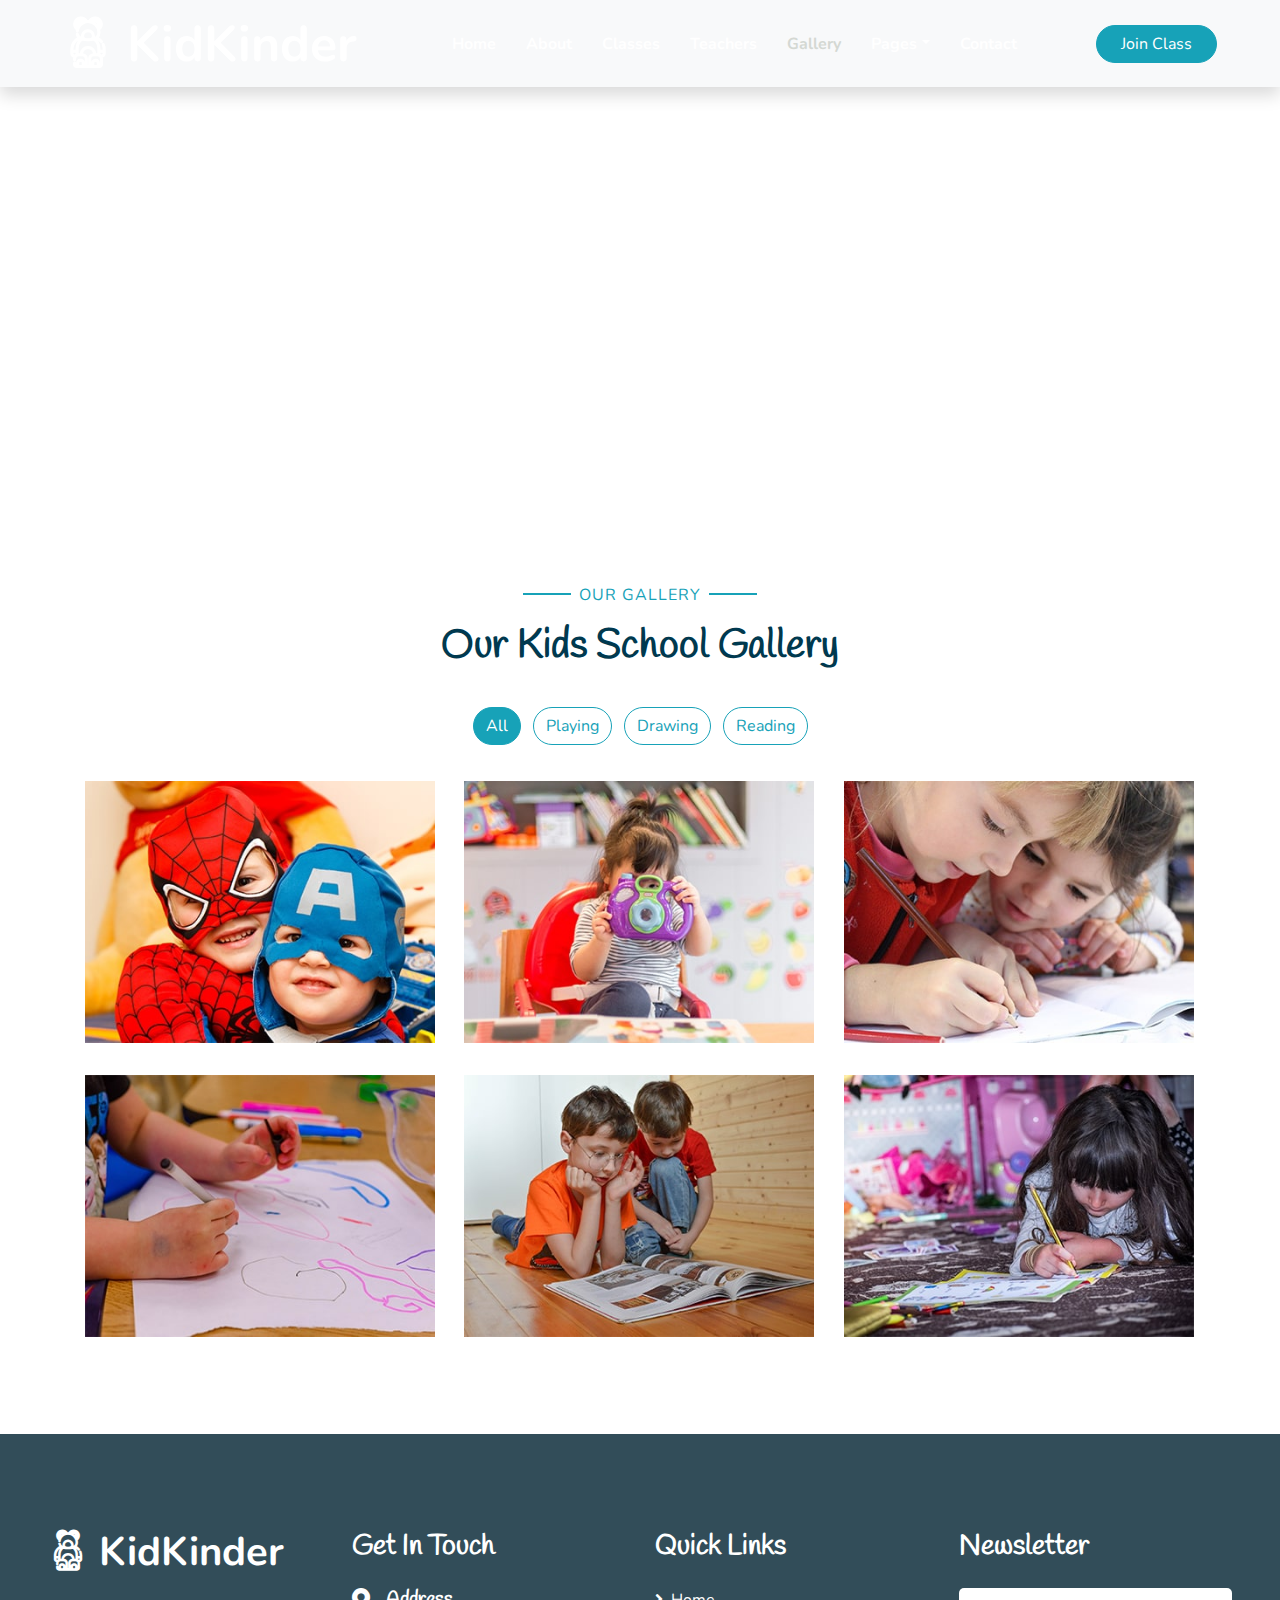
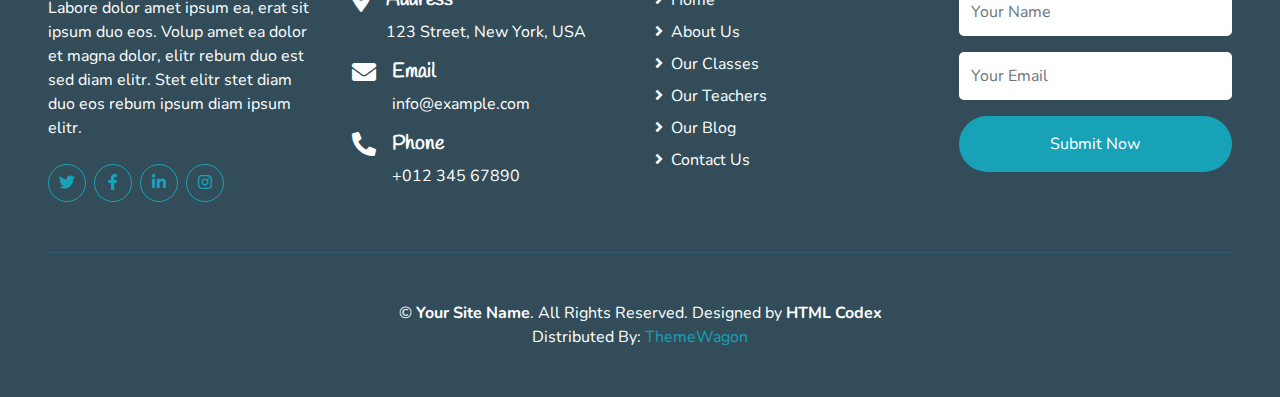
<file: gallery.html>
<!DOCTYPE html>
<html lang="en">
  <head>
    <meta charset="utf-8" />
    <title>KidKinder - Kindergarten Website Template</title>
    <meta content="width=device-width, initial-scale=1.0" name="viewport" />
    <meta content="Free HTML Templates" name="keywords" />
    <meta content="Free HTML Templates" name="description" />

    <!-- Favicon -->
    <link href="img/favicon.ico" rel="icon" />

    <!-- Google Web Fonts -->
    <link rel="preconnect" href="https://fonts.gstatic.com" />
    <link
      href="https://fonts.googleapis.com/css2?family=Handlee&family=Nunito&display=swap"
      rel="stylesheet"
    />

    <!-- Font Awesome -->
    <link
      href="https://cdnjs.cloudflare.com/ajax/libs/font-awesome/5.10.0/css/all.min.css"
      rel="stylesheet"
    />

    <!-- Flaticon Font -->
    <link href="lib/flaticon/font/flaticon.css" rel="stylesheet" />

    <!-- Libraries Stylesheet -->
    <link href="lib/owlcarousel/assets/owl.carousel.min.css" rel="stylesheet" />
    <link href="lib/lightbox/css/lightbox.min.css" rel="stylesheet" />

    <!-- Customized Bootstrap Stylesheet -->
    <link href="css/style.css" rel="stylesheet" />
  </head>

  <body>
    <!-- Navbar Start -->
    <div class="container-fluid bg-light position-relative shadow">
      <nav
        class="navbar navbar-expand-lg bg-light navbar-light py-3 py-lg-0 px-0 px-lg-5"
      >
        <a
          href=""
          class="navbar-brand font-weight-bold text-secondary"
          style="font-size: 50px"
        >
          <i class="flaticon-043-teddy-bear"></i>
          <span class="text-primary">KidKinder</span>
        </a>
        <button
          type="button"
          class="navbar-toggler"
          data-toggle="collapse"
          data-target="#navbarCollapse"
        >
          <span class="navbar-toggler-icon"></span>
        </button>
        <div
          class="collapse navbar-collapse justify-content-between"
          id="navbarCollapse"
        >
          <div class="navbar-nav font-weight-bold mx-auto py-0">
            <a href="index.html" class="nav-item nav-link">Home</a>
            <a href="about.html" class="nav-item nav-link">About</a>
            <a href="class.html" class="nav-item nav-link">Classes</a>
            <a href="team.html" class="nav-item nav-link">Teachers</a>
            <a href="gallery.html" class="nav-item nav-link active">Gallery</a>
            <div class="nav-item dropdown">
              <a
                href="#"
                class="nav-link dropdown-toggle"
                data-toggle="dropdown"
                >Pages</a
              >
              <div class="dropdown-menu rounded-0 m-0">
                <a href="blog.html" class="dropdown-item">Blog Grid</a>
                <a href="single.html" class="dropdown-item">Blog Detail</a>
              </div>
            </div>
            <a href="contact.html" class="nav-item nav-link">Contact</a>
          </div>
          <a href="" class="btn btn-primary px-4">Join Class</a>
        </div>
      </nav>
    </div>
    <!-- Navbar End -->

    <!-- Header Start -->
    <div class="container-fluid bg-primary mb-5">
      <div
        class="d-flex flex-column align-items-center justify-content-center"
        style="min-height: 400px"
      >
        <h3 class="display-3 font-weight-bold text-white">Gallery</h3>
        <div class="d-inline-flex text-white">
          <p class="m-0"><a class="text-white" href="">Home</a></p>
          <p class="m-0 px-2">/</p>
          <p class="m-0">Gallery</p>
        </div>
      </div>
    </div>
    <!-- Header End -->

    <!-- Gallery Start -->
    <div class="container-fluid pt-5 pb-3">
      <div class="container">
        <div class="text-center pb-2">
          <p class="section-title px-5">
            <span class="px-2">Our Gallery</span>
          </p>
          <h1 class="mb-4">Our Kids School Gallery</h1>
        </div>
        <div class="row">
          <div class="col-12 text-center mb-2">
            <ul class="list-inline mb-4" id="portfolio-flters">
              <li class="btn btn-outline-primary m-1 active" data-filter="*">
                All
              </li>
              <li class="btn btn-outline-primary m-1" data-filter=".first">
                Playing
              </li>
              <li class="btn btn-outline-primary m-1" data-filter=".second">
                Drawing
              </li>
              <li class="btn btn-outline-primary m-1" data-filter=".third">
                Reading
              </li>
            </ul>
          </div>
        </div>
        <div class="row portfolio-container">
          <div class="col-lg-4 col-md-6 mb-4 portfolio-item first">
            <div class="position-relative overflow-hidden mb-2">
              <img class="img-fluid w-100" src="img/portfolio-1.jpg" alt="" />
              <div
                class="portfolio-btn bg-primary d-flex align-items-center justify-content-center"
              >
                <a href="img/portfolio-1.jpg" data-lightbox="portfolio">
                  <i class="fa fa-plus text-white" style="font-size: 60px"></i>
                </a>
              </div>
            </div>
          </div>
          <div class="col-lg-4 col-md-6 mb-4 portfolio-item second">
            <div class="position-relative overflow-hidden mb-2">
              <img class="img-fluid w-100" src="img/portfolio-2.jpg" alt="" />
              <div
                class="portfolio-btn bg-primary d-flex align-items-center justify-content-center"
              >
                <a href="img/portfolio-2.jpg" data-lightbox="portfolio">
                  <i class="fa fa-plus text-white" style="font-size: 60px"></i>
                </a>
              </div>
            </div>
          </div>
          <div class="col-lg-4 col-md-6 mb-4 portfolio-item third">
            <div class="position-relative overflow-hidden mb-2">
              <img class="img-fluid w-100" src="img/portfolio-3.jpg" alt="" />
              <div
                class="portfolio-btn bg-primary d-flex align-items-center justify-content-center"
              >
                <a href="img/portfolio-3.jpg" data-lightbox="portfolio">
                  <i class="fa fa-plus text-white" style="font-size: 60px"></i>
                </a>
              </div>
            </div>
          </div>
          <div class="col-lg-4 col-md-6 mb-4 portfolio-item first">
            <div class="position-relative overflow-hidden mb-2">
              <img class="img-fluid w-100" src="img/portfolio-4.jpg" alt="" />
              <div
                class="portfolio-btn bg-primary d-flex align-items-center justify-content-center"
              >
                <a href="img/portfolio-4.jpg" data-lightbox="portfolio">
                  <i class="fa fa-plus text-white" style="font-size: 60px"></i>
                </a>
              </div>
            </div>
          </div>
          <div class="col-lg-4 col-md-6 mb-4 portfolio-item second">
            <div class="position-relative overflow-hidden mb-2">
              <img class="img-fluid w-100" src="img/portfolio-5.jpg" alt="" />
              <div
                class="portfolio-btn bg-primary d-flex align-items-center justify-content-center"
              >
                <a href="img/portfolio-5.jpg" data-lightbox="portfolio">
                  <i class="fa fa-plus text-white" style="font-size: 60px"></i>
                </a>
              </div>
            </div>
          </div>
          <div class="col-lg-4 col-md-6 mb-4 portfolio-item third">
            <div class="position-relative overflow-hidden mb-2">
              <img class="img-fluid w-100" src="img/portfolio-6.jpg" alt="" />
              <div
                class="portfolio-btn bg-primary d-flex align-items-center justify-content-center"
              >
                <a href="img/portfolio-6.jpg" data-lightbox="portfolio">
                  <i class="fa fa-plus text-white" style="font-size: 60px"></i>
                </a>
              </div>
            </div>
          </div>
        </div>
      </div>
    </div>
    <!-- Gallery End -->

    <!-- Footer Start -->
    <div
      class="container-fluid bg-secondary text-white mt-5 py-5 px-sm-3 px-md-5"
    >
      <div class="row pt-5">
        <div class="col-lg-3 col-md-6 mb-5">
          <a
            href=""
            class="navbar-brand font-weight-bold text-primary m-0 mb-4 p-0"
            style="font-size: 40px; line-height: 40px"
          >
            <i class="flaticon-043-teddy-bear"></i>
            <span class="text-white">KidKinder</span>
          </a>
          <p>
            Labore dolor amet ipsum ea, erat sit ipsum duo eos. Volup amet ea
            dolor et magna dolor, elitr rebum duo est sed diam elitr. Stet elitr
            stet diam duo eos rebum ipsum diam ipsum elitr.
          </p>
          <div class="d-flex justify-content-start mt-4">
            <a
              class="btn btn-outline-primary rounded-circle text-center mr-2 px-0"
              style="width: 38px; height: 38px"
              href="#"
              ><i class="fab fa-twitter"></i
            ></a>
            <a
              class="btn btn-outline-primary rounded-circle text-center mr-2 px-0"
              style="width: 38px; height: 38px"
              href="#"
              ><i class="fab fa-facebook-f"></i
            ></a>
            <a
              class="btn btn-outline-primary rounded-circle text-center mr-2 px-0"
              style="width: 38px; height: 38px"
              href="#"
              ><i class="fab fa-linkedin-in"></i
            ></a>
            <a
              class="btn btn-outline-primary rounded-circle text-center mr-2 px-0"
              style="width: 38px; height: 38px"
              href="#"
              ><i class="fab fa-instagram"></i
            ></a>
          </div>
        </div>
        <div class="col-lg-3 col-md-6 mb-5">
          <h3 class="text-primary mb-4">Get In Touch</h3>
          <div class="d-flex">
            <h4 class="fa fa-map-marker-alt text-primary"></h4>
            <div class="pl-3">
              <h5 class="text-white">Address</h5>
              <p>123 Street, New York, USA</p>
            </div>
          </div>
          <div class="d-flex">
            <h4 class="fa fa-envelope text-primary"></h4>
            <div class="pl-3">
              <h5 class="text-white">Email</h5>
              <p>info@example.com</p>
            </div>
          </div>
          <div class="d-flex">
            <h4 class="fa fa-phone-alt text-primary"></h4>
            <div class="pl-3">
              <h5 class="text-white">Phone</h5>
              <p>+012 345 67890</p>
            </div>
          </div>
        </div>
        <div class="col-lg-3 col-md-6 mb-5">
          <h3 class="text-primary mb-4">Quick Links</h3>
          <div class="d-flex flex-column justify-content-start">
            <a class="text-white mb-2" href="#"
              ><i class="fa fa-angle-right mr-2"></i>Home</a
            >
            <a class="text-white mb-2" href="#"
              ><i class="fa fa-angle-right mr-2"></i>About Us</a
            >
            <a class="text-white mb-2" href="#"
              ><i class="fa fa-angle-right mr-2"></i>Our Classes</a
            >
            <a class="text-white mb-2" href="#"
              ><i class="fa fa-angle-right mr-2"></i>Our Teachers</a
            >
            <a class="text-white mb-2" href="#"
              ><i class="fa fa-angle-right mr-2"></i>Our Blog</a
            >
            <a class="text-white" href="#"
              ><i class="fa fa-angle-right mr-2"></i>Contact Us</a
            >
          </div>
        </div>
        <div class="col-lg-3 col-md-6 mb-5">
          <h3 class="text-primary mb-4">Newsletter</h3>
          <form action="">
            <div class="form-group">
              <input
                type="text"
                class="form-control border-0 py-4"
                placeholder="Your Name"
                required="required"
              />
            </div>
            <div class="form-group">
              <input
                type="email"
                class="form-control border-0 py-4"
                placeholder="Your Email"
                required="required"
              />
            </div>
            <div>
              <button
                class="btn btn-primary btn-block border-0 py-3"
                type="submit"
              >
                Submit Now
              </button>
            </div>
          </form>
        </div>
      </div>
      <div
        class="container-fluid pt-5"
        style="border-top: 1px solid rgba(23, 162, 184, 0.2) ;"
      >
        <p class="m-0 text-center text-white">
          &copy;
          <a class="text-primary font-weight-bold" href="#">Your Site Name</a>.
          All Rights Reserved.

          <!--/*** This template is free as long as you keep the footer author’s credit link/attribution link/backlink. If you'd like to use the template without the footer author’s credit link/attribution link/backlink, you can purchase the Credit Removal License from "https://htmlcodex.com/credit-removal". Thank you for your support. ***/-->
          Designed by
          <a class="text-primary font-weight-bold" href="https://htmlcodex.com"
            >HTML Codex</a
          >
          <br />Distributed By:
          <a href="https://themewagon.com" target="_blank">ThemeWagon</a>
        </p>
      </div>
    </div>
    <!-- Footer End -->

    <!-- Back to Top -->
    <a href="#" class="btn btn-primary p-3 back-to-top"
      ><i class="fa fa-angle-double-up"></i
    ></a>

    <!-- JavaScript Libraries -->
    <script src="https://code.jquery.com/jquery-3.4.1.min.js"></script>
    <script src="https://stackpath.bootstrapcdn.com/bootstrap/4.4.1/js/bootstrap.bundle.min.js"></script>
    <script src="lib/easing/easing.min.js"></script>
    <script src="lib/owlcarousel/owl.carousel.min.js"></script>
    <script src="lib/isotope/isotope.pkgd.min.js"></script>
    <script src="lib/lightbox/js/lightbox.min.js"></script>

    <!-- Contact Javascript File -->
    <script src="mail/jqBootstrapValidation.min.js"></script>
    <script src="mail/contact.js"></script>

    <!-- Template Javascript -->
    <script src="js/main.js"></script>
  </body>
</html>
</file>
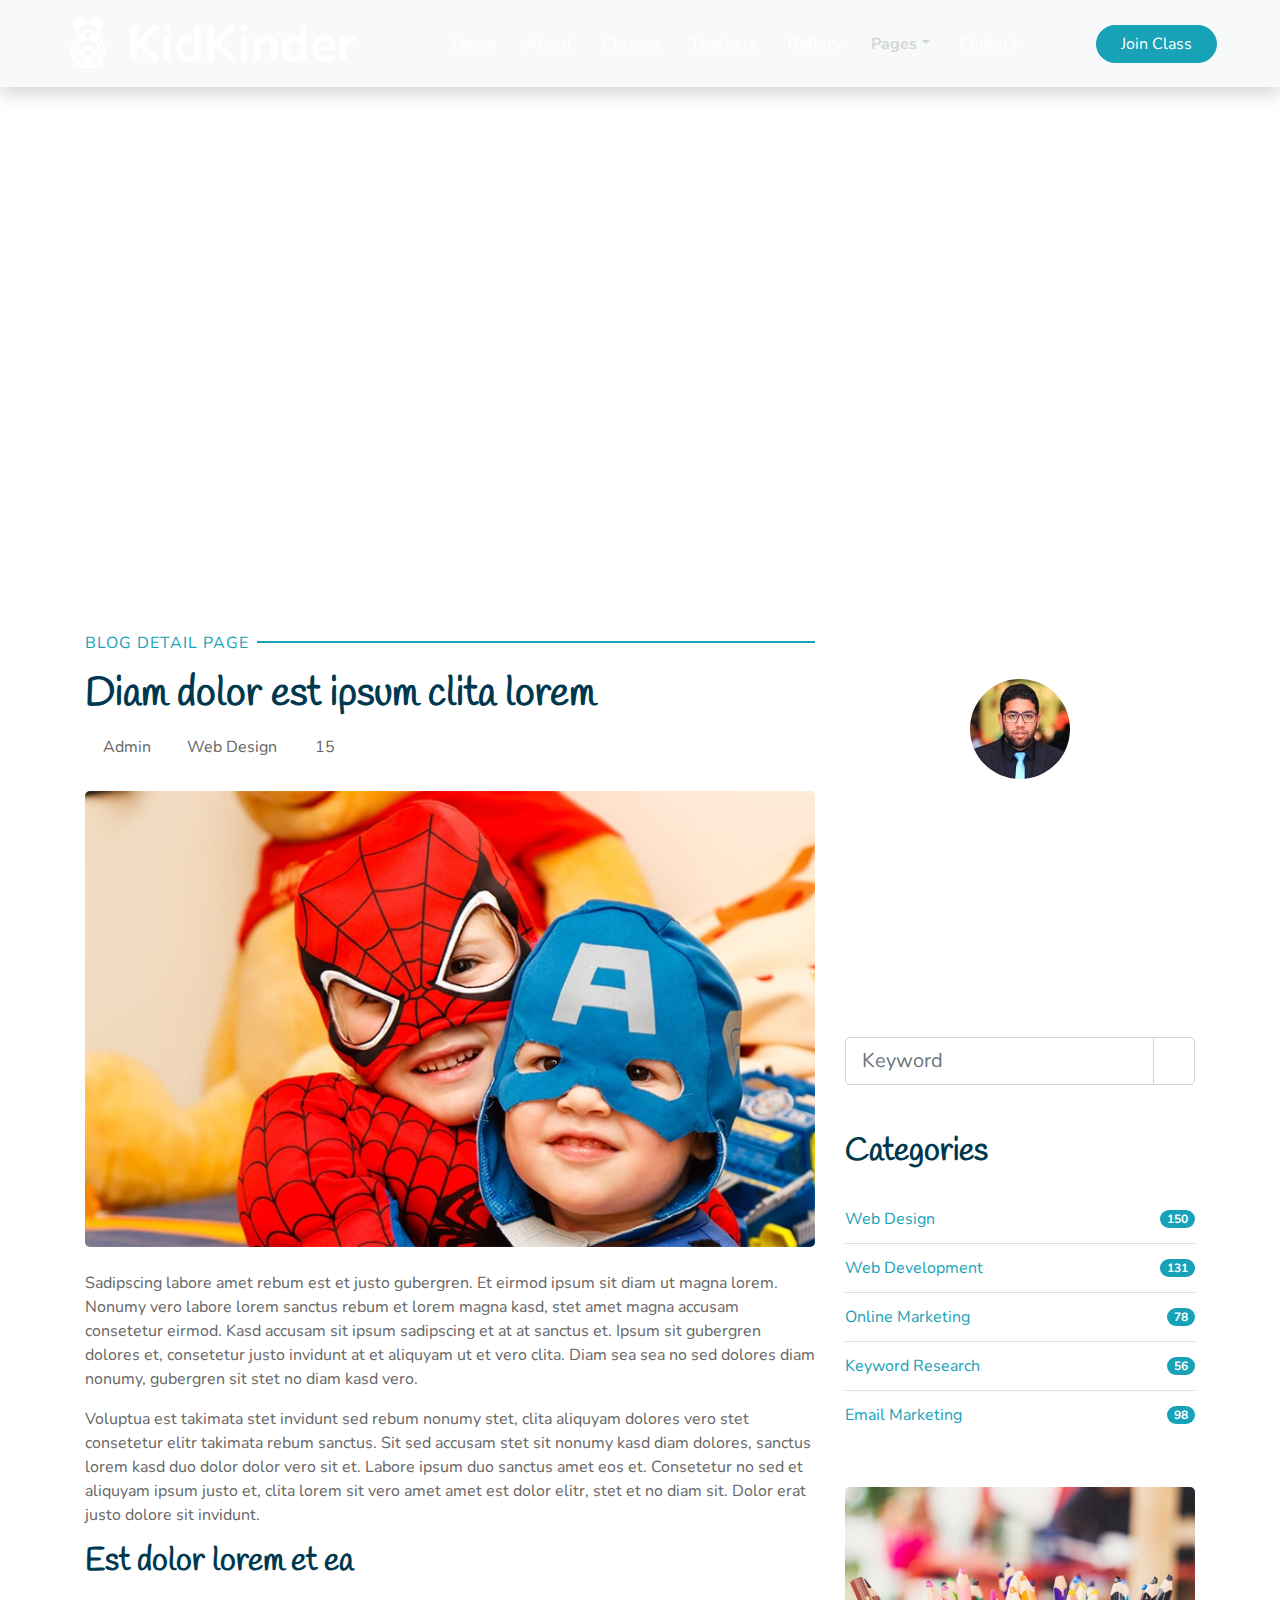
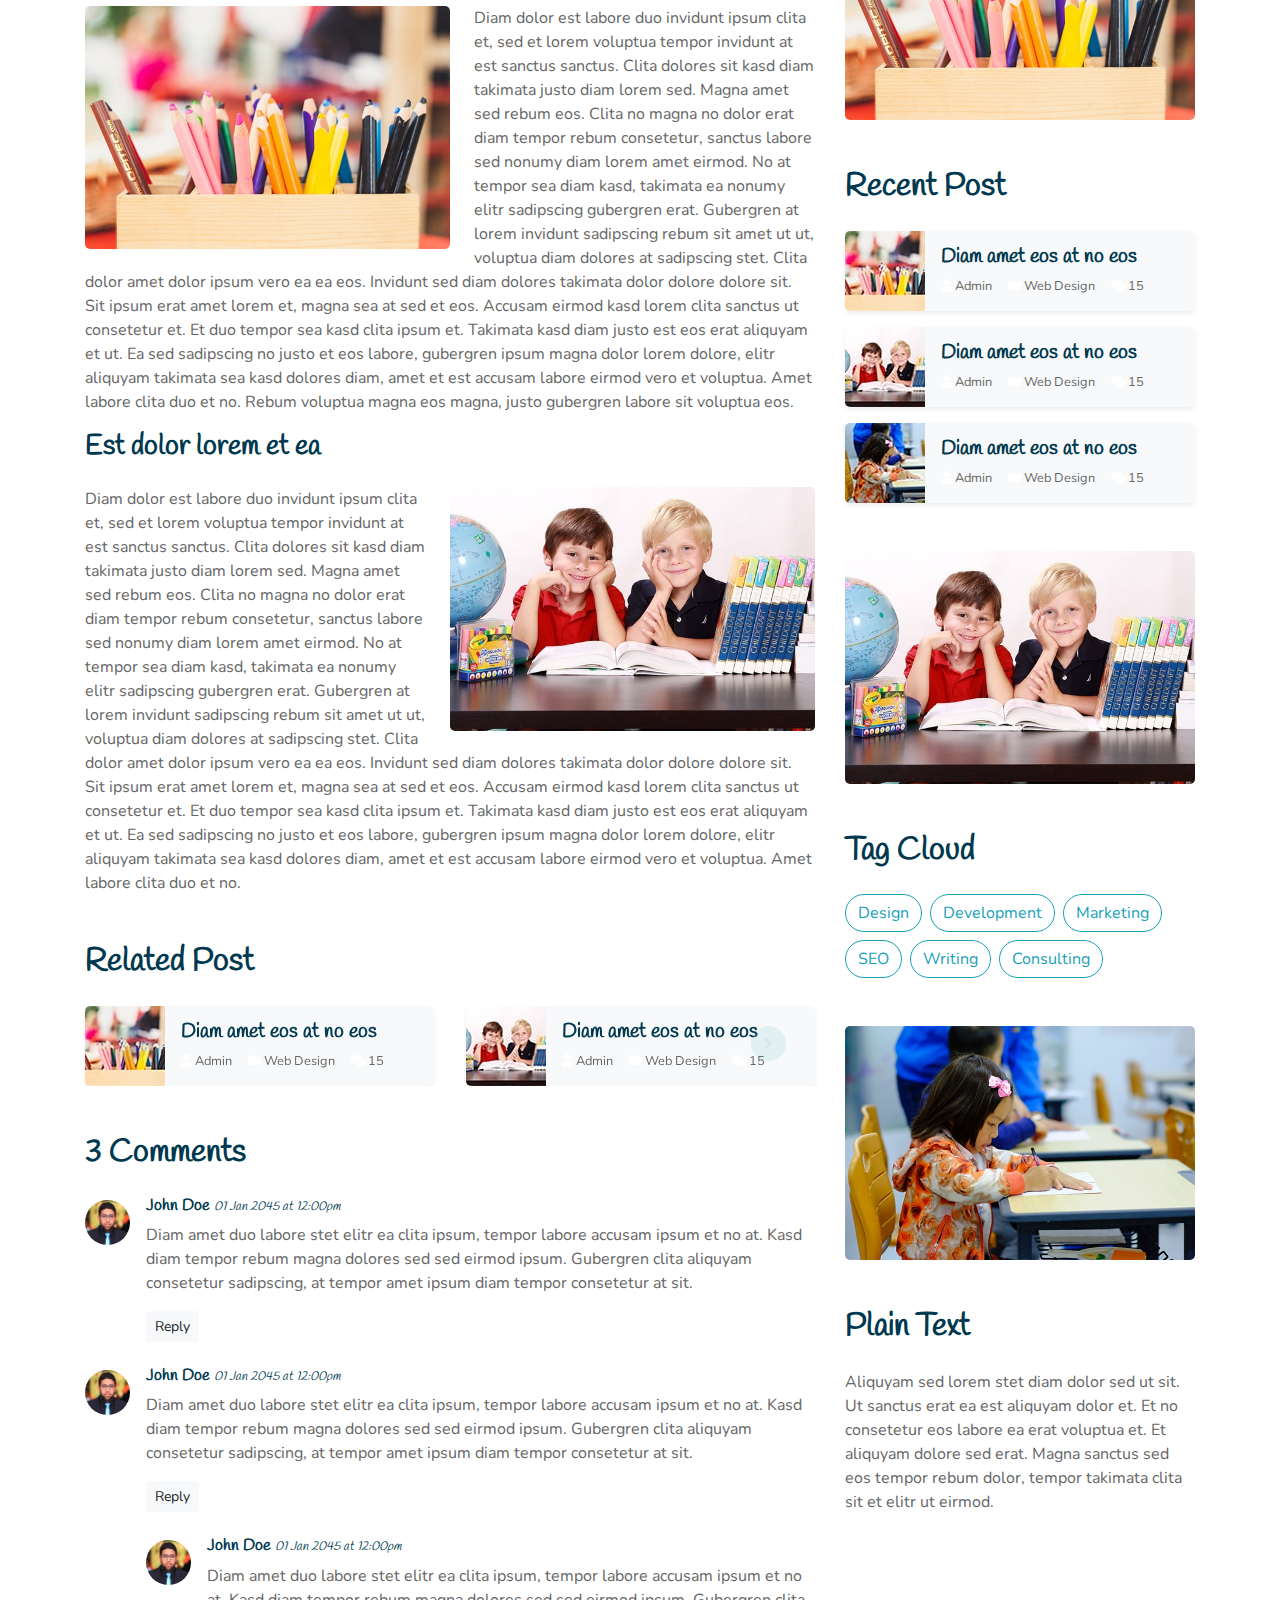
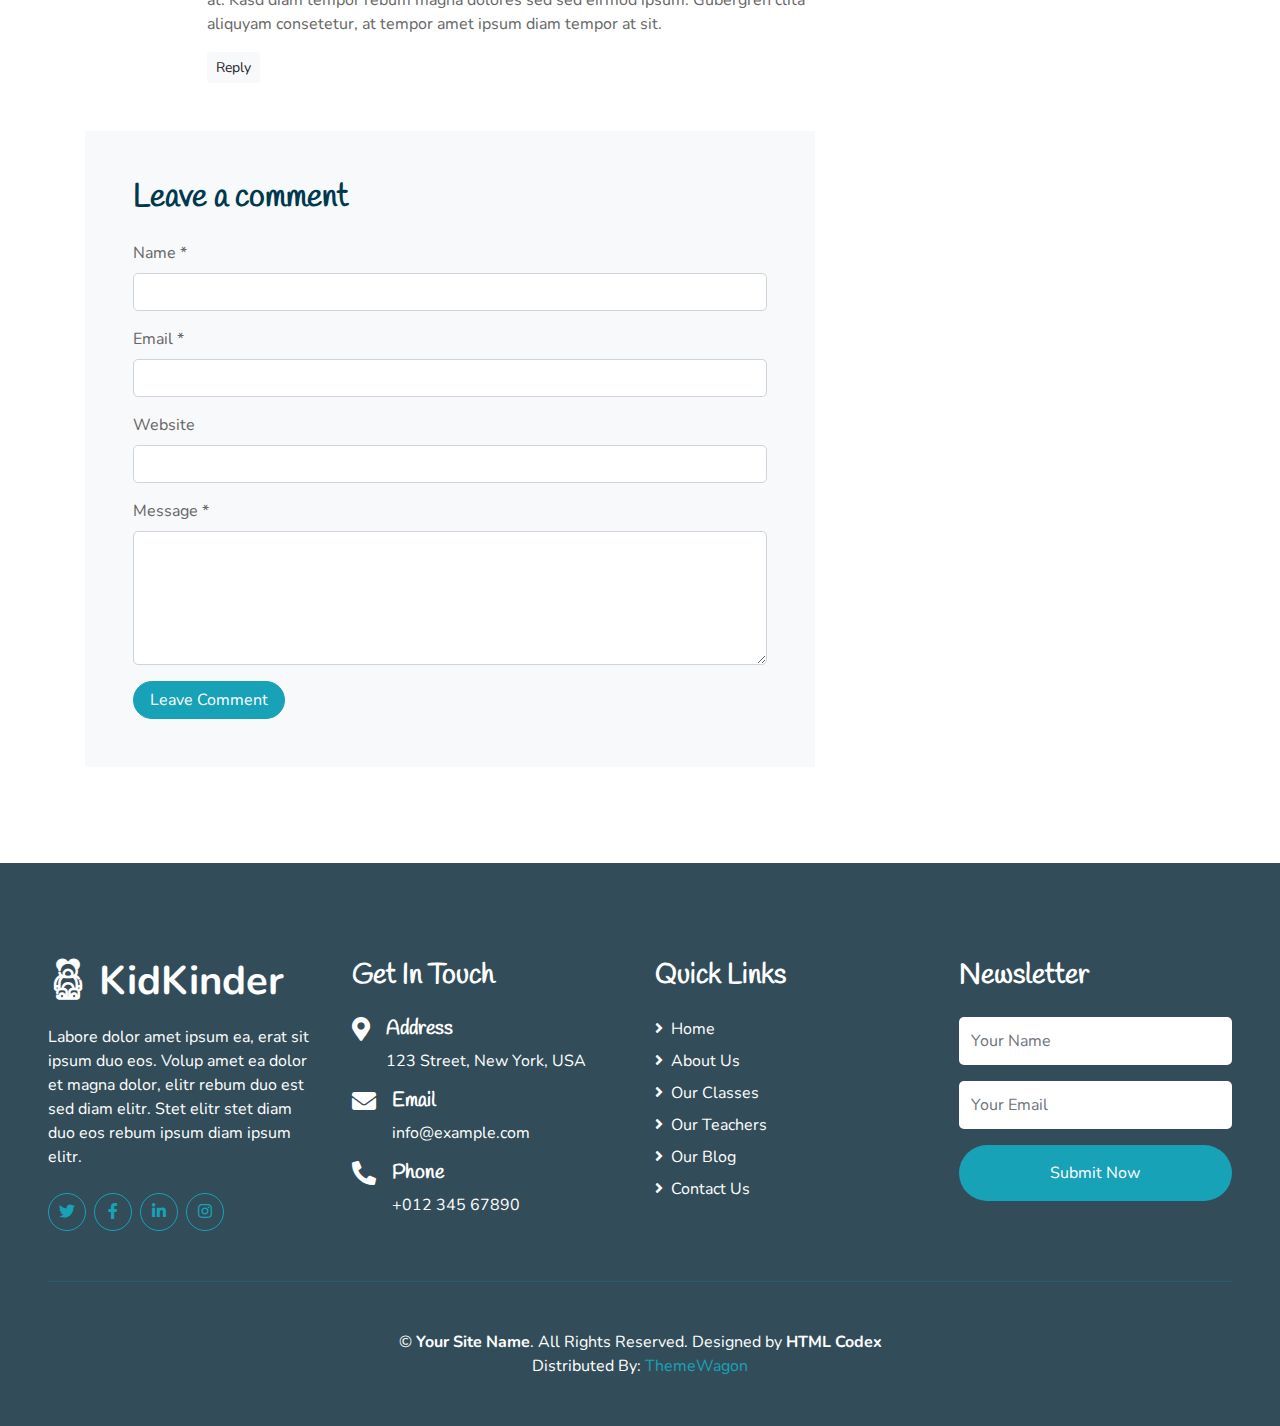
<file: single.html>
<!DOCTYPE html>
<html lang="en">
  <head>
    <meta charset="utf-8" />
    <title>KidKinder - Kindergarten Website Template</title>
    <meta content="width=device-width, initial-scale=1.0" name="viewport" />
    <meta content="Free HTML Templates" name="keywords" />
    <meta content="Free HTML Templates" name="description" />

    <!-- Favicon -->
    <link href="img/favicon.ico" rel="icon" />

    <!-- Google Web Fonts -->
    <link rel="preconnect" href="https://fonts.gstatic.com" />
    <link
      href="https://fonts.googleapis.com/css2?family=Handlee&family=Nunito&display=swap"
      rel="stylesheet"
    />

    <!-- Font Awesome -->
    <link
      href="https://cdnjs.cloudflare.com/ajax/libs/font-awesome/5.10.0/css/all.min.css"
      rel="stylesheet"
    />

    <!-- Flaticon Font -->
    <link href="lib/flaticon/font/flaticon.css" rel="stylesheet" />

    <!-- Libraries Stylesheet -->
    <link href="lib/owlcarousel/assets/owl.carousel.min.css" rel="stylesheet" />
    <link href="lib/lightbox/css/lightbox.min.css" rel="stylesheet" />

    <!-- Customized Bootstrap Stylesheet -->
    <link href="css/style.css" rel="stylesheet" />
  </head>

  <body>
    <!-- Navbar Start -->
    <div class="container-fluid bg-light position-relative shadow">
      <nav
        class="navbar navbar-expand-lg bg-light navbar-light py-3 py-lg-0 px-0 px-lg-5"
      >
        <a
          href=""
          class="navbar-brand font-weight-bold text-secondary"
          style="font-size: 50px"
        >
          <i class="flaticon-043-teddy-bear"></i>
          <span class="text-primary">KidKinder</span>
        </a>
        <button
          type="button"
          class="navbar-toggler"
          data-toggle="collapse"
          data-target="#navbarCollapse"
        >
          <span class="navbar-toggler-icon"></span>
        </button>
        <div
          class="collapse navbar-collapse justify-content-between"
          id="navbarCollapse"
        >
          <div class="navbar-nav font-weight-bold mx-auto py-0">
            <a href="index.html" class="nav-item nav-link">Home</a>
            <a href="about.html" class="nav-item nav-link">About</a>
            <a href="class.html" class="nav-item nav-link">Classes</a>
            <a href="team.html" class="nav-item nav-link">Teachers</a>
            <a href="gallery.html" class="nav-item nav-link">Gallery</a>
            <div class="nav-item dropdown">
              <a
                href="#"
                class="nav-link dropdown-toggle active"
                data-toggle="dropdown"
                >Pages</a
              >
              <div class="dropdown-menu rounded-0 m-0">
                <a href="blog.html" class="dropdown-item">Blog Grid</a>
                <a href="single.html" class="dropdown-item">Blog Detail</a>
              </div>
            </div>
            <a href="contact.html" class="nav-item nav-link">Contact</a>
          </div>
          <a href="" class="btn btn-primary px-4">Join Class</a>
        </div>
      </nav>
    </div>
    <!-- Navbar End -->

    <!-- Header Start -->
    <div class="container-fluid bg-primary mb-5">
      <div
        class="d-flex flex-column align-items-center justify-content-center"
        style="min-height: 400px"
      >
        <h3 class="display-3 font-weight-bold text-white">Blog Detail</h3>
        <div class="d-inline-flex text-white">
          <p class="m-0"><a class="text-white" href="">Home</a></p>
          <p class="m-0 px-2">/</p>
          <p class="m-0">Blog Detail</p>
        </div>
      </div>
    </div>
    <!-- Header End -->

    <!-- Detail Start -->
    <div class="container py-5">
      <div class="row pt-5">
        <div class="col-lg-8">
          <div class="d-flex flex-column text-left mb-3">
            <p class="section-title pr-5">
              <span class="pr-2">Blog Detail Page</span>
            </p>
            <h1 class="mb-3">Diam dolor est ipsum clita lorem</h1>
            <div class="d-flex">
              <p class="mr-3"><i class="fa fa-user text-primary"></i> Admin</p>
              <p class="mr-3">
                <i class="fa fa-folder text-primary"></i> Web Design
              </p>
              <p class="mr-3"><i class="fa fa-comments text-primary"></i> 15</p>
            </div>
          </div>
          <div class="mb-5">
            <img
              class="img-fluid rounded w-100 mb-4"
              src="img/detail.jpg"
              alt="Image"
            />
            <p>
              Sadipscing labore amet rebum est et justo gubergren. Et eirmod
              ipsum sit diam ut magna lorem. Nonumy vero labore lorem sanctus
              rebum et lorem magna kasd, stet amet magna accusam consetetur
              eirmod. Kasd accusam sit ipsum sadipscing et at at sanctus et.
              Ipsum sit gubergren dolores et, consetetur justo invidunt at et
              aliquyam ut et vero clita. Diam sea sea no sed dolores diam
              nonumy, gubergren sit stet no diam kasd vero.
            </p>
            <p>
              Voluptua est takimata stet invidunt sed rebum nonumy stet, clita
              aliquyam dolores vero stet consetetur elitr takimata rebum
              sanctus. Sit sed accusam stet sit nonumy kasd diam dolores,
              sanctus lorem kasd duo dolor dolor vero sit et. Labore ipsum duo
              sanctus amet eos et. Consetetur no sed et aliquyam ipsum justo et,
              clita lorem sit vero amet amet est dolor elitr, stet et no diam
              sit. Dolor erat justo dolore sit invidunt.
            </p>
            <h2 class="mb-4">Est dolor lorem et ea</h2>
            <img
              class="img-fluid rounded w-50 float-left mr-4 mb-3"
              src="img/blog-1.jpg"
              alt="Image"
            />
            <p>
              Diam dolor est labore duo invidunt ipsum clita et, sed et lorem
              voluptua tempor invidunt at est sanctus sanctus. Clita dolores sit
              kasd diam takimata justo diam lorem sed. Magna amet sed rebum eos.
              Clita no magna no dolor erat diam tempor rebum consetetur, sanctus
              labore sed nonumy diam lorem amet eirmod. No at tempor sea diam
              kasd, takimata ea nonumy elitr sadipscing gubergren erat.
              Gubergren at lorem invidunt sadipscing rebum sit amet ut ut,
              voluptua diam dolores at sadipscing stet. Clita dolor amet dolor
              ipsum vero ea ea eos. Invidunt sed diam dolores takimata dolor
              dolore dolore sit. Sit ipsum erat amet lorem et, magna sea at sed
              et eos. Accusam eirmod kasd lorem clita sanctus ut consetetur et.
              Et duo tempor sea kasd clita ipsum et. Takimata kasd diam justo
              est eos erat aliquyam et ut. Ea sed sadipscing no justo et eos
              labore, gubergren ipsum magna dolor lorem dolore, elitr aliquyam
              takimata sea kasd dolores diam, amet et est accusam labore eirmod
              vero et voluptua. Amet labore clita duo et no. Rebum voluptua
              magna eos magna, justo gubergren labore sit voluptua eos.
            </p>
            <h3 class="mb-4">Est dolor lorem et ea</h3>
            <img
              class="img-fluid rounded w-50 float-right ml-4 mb-3"
              src="img/blog-2.jpg"
              alt="Image"
            />
            <p>
              Diam dolor est labore duo invidunt ipsum clita et, sed et lorem
              voluptua tempor invidunt at est sanctus sanctus. Clita dolores sit
              kasd diam takimata justo diam lorem sed. Magna amet sed rebum eos.
              Clita no magna no dolor erat diam tempor rebum consetetur, sanctus
              labore sed nonumy diam lorem amet eirmod. No at tempor sea diam
              kasd, takimata ea nonumy elitr sadipscing gubergren erat.
              Gubergren at lorem invidunt sadipscing rebum sit amet ut ut,
              voluptua diam dolores at sadipscing stet. Clita dolor amet dolor
              ipsum vero ea ea eos. Invidunt sed diam dolores takimata dolor
              dolore dolore sit. Sit ipsum erat amet lorem et, magna sea at sed
              et eos. Accusam eirmod kasd lorem clita sanctus ut consetetur et.
              Et duo tempor sea kasd clita ipsum et. Takimata kasd diam justo
              est eos erat aliquyam et ut. Ea sed sadipscing no justo et eos
              labore, gubergren ipsum magna dolor lorem dolore, elitr aliquyam
              takimata sea kasd dolores diam, amet et est accusam labore eirmod
              vero et voluptua. Amet labore clita duo et no.
            </p>
          </div>

          <!-- Related Post -->
          <div class="mb-5 mx-n3">
            <h2 class="mb-4 ml-3">Related Post</h2>
            <div class="owl-carousel post-carousel position-relative">
              <div
                class="d-flex align-items-center bg-light shadow-sm rounded overflow-hidden mx-3"
              >
                <img
                  class="img-fluid"
                  src="img/post-1.jpg"
                  style="width: 80px; height: 80px"
                />
                <div class="pl-3">
                  <h5 class="">Diam amet eos at no eos</h5>
                  <div class="d-flex">
                    <small class="mr-3"
                      ><i class="fa fa-user text-primary"></i> Admin</small
                    >
                    <small class="mr-3"
                      ><i class="fa fa-folder text-primary"></i> Web
                      Design</small
                    >
                    <small class="mr-3"
                      ><i class="fa fa-comments text-primary"></i> 15</small
                    >
                  </div>
                </div>
              </div>
              <div
                class="d-flex align-items-center bg-light shadow-sm rounded overflow-hidden mx-3"
              >
                <img
                  class="img-fluid"
                  src="img/post-2.jpg"
                  style="width: 80px; height: 80px"
                />
                <div class="pl-3">
                  <h5 class="">Diam amet eos at no eos</h5>
                  <div class="d-flex">
                    <small class="mr-3"
                      ><i class="fa fa-user text-primary"></i> Admin</small
                    >
                    <small class="mr-3"
                      ><i class="fa fa-folder text-primary"></i> Web
                      Design</small
                    >
                    <small class="mr-3"
                      ><i class="fa fa-comments text-primary"></i> 15</small
                    >
                  </div>
                </div>
              </div>
              <div
                class="d-flex align-items-center bg-light shadow-sm rounded overflow-hidden mx-3"
              >
                <img
                  class="img-fluid"
                  src="img/post-3.jpg"
                  style="width: 80px; height: 80px"
                />
                <div class="pl-3">
                  <h5 class="">Diam amet eos at no eos</h5>
                  <div class="d-flex">
                    <small class="mr-3"
                      ><i class="fa fa-user text-primary"></i> Admin</small
                    >
                    <small class="mr-3"
                      ><i class="fa fa-folder text-primary"></i> Web
                      Design</small
                    >
                    <small class="mr-3"
                      ><i class="fa fa-comments text-primary"></i> 15</small
                    >
                  </div>
                </div>
              </div>
            </div>
          </div>

          <!-- Comment List -->
          <div class="mb-5">
            <h2 class="mb-4">3 Comments</h2>
            <div class="media mb-4">
              <img
                src="img/user.jpg"
                alt="Image"
                class="img-fluid rounded-circle mr-3 mt-1"
                style="width: 45px"
              />
              <div class="media-body">
                <h6>
                  John Doe <small><i>01 Jan 2045 at 12:00pm</i></small>
                </h6>
                <p>
                  Diam amet duo labore stet elitr ea clita ipsum, tempor labore
                  accusam ipsum et no at. Kasd diam tempor rebum magna dolores
                  sed sed eirmod ipsum. Gubergren clita aliquyam consetetur
                  sadipscing, at tempor amet ipsum diam tempor consetetur at
                  sit.
                </p>
                <button class="btn btn-sm btn-light">Reply</button>
              </div>
            </div>
            <div class="media mb-4">
              <img
                src="img/user.jpg"
                alt="Image"
                class="img-fluid rounded-circle mr-3 mt-1"
                style="width: 45px"
              />
              <div class="media-body">
                <h6>
                  John Doe <small><i>01 Jan 2045 at 12:00pm</i></small>
                </h6>
                <p>
                  Diam amet duo labore stet elitr ea clita ipsum, tempor labore
                  accusam ipsum et no at. Kasd diam tempor rebum magna dolores
                  sed sed eirmod ipsum. Gubergren clita aliquyam consetetur
                  sadipscing, at tempor amet ipsum diam tempor consetetur at
                  sit.
                </p>
                <button class="btn btn-sm btn-light">Reply</button>
                <div class="media mt-4">
                  <img
                    src="img/user.jpg"
                    alt="Image"
                    class="img-fluid rounded-circle mr-3 mt-1"
                    style="width: 45px"
                  />
                  <div class="media-body">
                    <h6>
                      John Doe <small><i>01 Jan 2045 at 12:00pm</i></small>
                    </h6>
                    <p>
                      Diam amet duo labore stet elitr ea clita ipsum, tempor
                      labore accusam ipsum et no at. Kasd diam tempor rebum
                      magna dolores sed sed eirmod ipsum. Gubergren clita
                      aliquyam consetetur, at tempor amet ipsum diam tempor at
                      sit.
                    </p>
                    <button class="btn btn-sm btn-light">Reply</button>
                  </div>
                </div>
              </div>
            </div>
          </div>

          <!-- Comment Form -->
          <div class="bg-light p-5">
            <h2 class="mb-4">Leave a comment</h2>
            <form>
              <div class="form-group">
                <label for="name">Name *</label>
                <input type="text" class="form-control" id="name" />
              </div>
              <div class="form-group">
                <label for="email">Email *</label>
                <input type="email" class="form-control" id="email" />
              </div>
              <div class="form-group">
                <label for="website">Website</label>
                <input type="url" class="form-control" id="website" />
              </div>

              <div class="form-group">
                <label for="message">Message *</label>
                <textarea
                  id="message"
                  cols="30"
                  rows="5"
                  class="form-control"
                ></textarea>
              </div>
              <div class="form-group mb-0">
                <input
                  type="submit"
                  value="Leave Comment"
                  class="btn btn-primary px-3"
                />
              </div>
            </form>
          </div>
        </div>

        <div class="col-lg-4 mt-5 mt-lg-0">
          <!-- Author Bio -->
          <div
            class="d-flex flex-column text-center bg-primary rounded mb-5 py-5 px-4"
          >
            <img
              src="img/user.jpg"
              class="img-fluid rounded-circle mx-auto mb-3"
              style="width: 100px"
            />
            <h3 class="text-secondary mb-3">John Doe</h3>
            <p class="text-white m-0">
              Conset elitr erat vero dolor ipsum et diam, eos dolor lorem ipsum,
              ipsum ipsum sit no ut est. Guber ea ipsum erat kasd amet est elitr
              ea sit.
            </p>
          </div>

          <!-- Search Form -->
          <div class="mb-5">
            <form action="">
              <div class="input-group">
                <input
                  type="text"
                  class="form-control form-control-lg"
                  placeholder="Keyword"
                />
                <div class="input-group-append">
                  <span class="input-group-text bg-transparent text-primary"
                    ><i class="fa fa-search"></i
                  ></span>
                </div>
              </div>
            </form>
          </div>

          <!-- Category List -->
          <div class="mb-5">
            <h2 class="mb-4">Categories</h2>
            <ul class="list-group list-group-flush">
              <li
                class="list-group-item d-flex justify-content-between align-items-center px-0"
              >
                <a href="">Web Design</a>
                <span class="badge badge-primary badge-pill">150</span>
              </li>
              <li
                class="list-group-item d-flex justify-content-between align-items-center px-0"
              >
                <a href="">Web Development</a>
                <span class="badge badge-primary badge-pill">131</span>
              </li>
              <li
                class="list-group-item d-flex justify-content-between align-items-center px-0"
              >
                <a href="">Online Marketing</a>
                <span class="badge badge-primary badge-pill">78</span>
              </li>
              <li
                class="list-group-item d-flex justify-content-between align-items-center px-0"
              >
                <a href="">Keyword Research</a>
                <span class="badge badge-primary badge-pill">56</span>
              </li>
              <li
                class="list-group-item d-flex justify-content-between align-items-center px-0"
              >
                <a href="">Email Marketing</a>
                <span class="badge badge-primary badge-pill">98</span>
              </li>
            </ul>
          </div>

          <!-- Single Image -->
          <div class="mb-5">
            <img src="img/blog-1.jpg" alt="" class="img-fluid rounded" />
          </div>

          <!-- Recent Post -->
          <div class="mb-5">
            <h2 class="mb-4">Recent Post</h2>
            <div
              class="d-flex align-items-center bg-light shadow-sm rounded overflow-hidden mb-3"
            >
              <img
                class="img-fluid"
                src="img/post-1.jpg"
                style="width: 80px; height: 80px"
              />
              <div class="pl-3">
                <h5 class="">Diam amet eos at no eos</h5>
                <div class="d-flex">
                  <small class="mr-3"
                    ><i class="fa fa-user text-primary"></i> Admin</small
                  >
                  <small class="mr-3"
                    ><i class="fa fa-folder text-primary"></i> Web Design</small
                  >
                  <small class="mr-3"
                    ><i class="fa fa-comments text-primary"></i> 15</small
                  >
                </div>
              </div>
            </div>
            <div
              class="d-flex align-items-center bg-light shadow-sm rounded overflow-hidden mb-3"
            >
              <img
                class="img-fluid"
                src="img/post-2.jpg"
                style="width: 80px; height: 80px"
              />
              <div class="pl-3">
                <h5 class="">Diam amet eos at no eos</h5>
                <div class="d-flex">
                  <small class="mr-3"
                    ><i class="fa fa-user text-primary"></i> Admin</small
                  >
                  <small class="mr-3"
                    ><i class="fa fa-folder text-primary"></i> Web Design</small
                  >
                  <small class="mr-3"
                    ><i class="fa fa-comments text-primary"></i> 15</small
                  >
                </div>
              </div>
            </div>
            <div
              class="d-flex align-items-center bg-light shadow-sm rounded overflow-hidden mb-3"
            >
              <img
                class="img-fluid"
                src="img/post-3.jpg"
                style="width: 80px; height: 80px"
              />
              <div class="pl-3">
                <h5 class="">Diam amet eos at no eos</h5>
                <div class="d-flex">
                  <small class="mr-3"
                    ><i class="fa fa-user text-primary"></i> Admin</small
                  >
                  <small class="mr-3"
                    ><i class="fa fa-folder text-primary"></i> Web Design</small
                  >
                  <small class="mr-3"
                    ><i class="fa fa-comments text-primary"></i> 15</small
                  >
                </div>
              </div>
            </div>
          </div>

          <!-- Single Image -->
          <div class="mb-5">
            <img src="img/blog-2.jpg" alt="" class="img-fluid rounded" />
          </div>

          <!-- Tag Cloud -->
          <div class="mb-5">
            <h2 class="mb-4">Tag Cloud</h2>
            <div class="d-flex flex-wrap m-n1">
              <a href="" class="btn btn-outline-primary m-1">Design</a>
              <a href="" class="btn btn-outline-primary m-1">Development</a>
              <a href="" class="btn btn-outline-primary m-1">Marketing</a>
              <a href="" class="btn btn-outline-primary m-1">SEO</a>
              <a href="" class="btn btn-outline-primary m-1">Writing</a>
              <a href="" class="btn btn-outline-primary m-1">Consulting</a>
            </div>
          </div>

          <!-- Single Image -->
          <div class="mb-5">
            <img src="img/blog-3.jpg" alt="" class="img-fluid rounded" />
          </div>

          <!-- Plain Text -->
          <div>
            <h2 class="mb-4">Plain Text</h2>
            Aliquyam sed lorem stet diam dolor sed ut sit. Ut sanctus erat ea
            est aliquyam dolor et. Et no consetetur eos labore ea erat voluptua
            et. Et aliquyam dolore sed erat. Magna sanctus sed eos tempor rebum
            dolor, tempor takimata clita sit et elitr ut eirmod.
          </div>
        </div>
      </div>
    </div>
    <!-- Detail End -->

    <!-- Footer Start -->
    <div
      class="container-fluid bg-secondary text-white mt-5 py-5 px-sm-3 px-md-5"
    >
      <div class="row pt-5">
        <div class="col-lg-3 col-md-6 mb-5">
          <a
            href=""
            class="navbar-brand font-weight-bold text-primary m-0 mb-4 p-0"
            style="font-size: 40px; line-height: 40px"
          >
            <i class="flaticon-043-teddy-bear"></i>
            <span class="text-white">KidKinder</span>
          </a>
          <p>
            Labore dolor amet ipsum ea, erat sit ipsum duo eos. Volup amet ea
            dolor et magna dolor, elitr rebum duo est sed diam elitr. Stet elitr
            stet diam duo eos rebum ipsum diam ipsum elitr.
          </p>
          <div class="d-flex justify-content-start mt-4">
            <a
              class="btn btn-outline-primary rounded-circle text-center mr-2 px-0"
              style="width: 38px; height: 38px"
              href="#"
              ><i class="fab fa-twitter"></i
            ></a>
            <a
              class="btn btn-outline-primary rounded-circle text-center mr-2 px-0"
              style="width: 38px; height: 38px"
              href="#"
              ><i class="fab fa-facebook-f"></i
            ></a>
            <a
              class="btn btn-outline-primary rounded-circle text-center mr-2 px-0"
              style="width: 38px; height: 38px"
              href="#"
              ><i class="fab fa-linkedin-in"></i
            ></a>
            <a
              class="btn btn-outline-primary rounded-circle text-center mr-2 px-0"
              style="width: 38px; height: 38px"
              href="#"
              ><i class="fab fa-instagram"></i
            ></a>
          </div>
        </div>
        <div class="col-lg-3 col-md-6 mb-5">
          <h3 class="text-primary mb-4">Get In Touch</h3>
          <div class="d-flex">
            <h4 class="fa fa-map-marker-alt text-primary"></h4>
            <div class="pl-3">
              <h5 class="text-white">Address</h5>
              <p>123 Street, New York, USA</p>
            </div>
          </div>
          <div class="d-flex">
            <h4 class="fa fa-envelope text-primary"></h4>
            <div class="pl-3">
              <h5 class="text-white">Email</h5>
              <p>info@example.com</p>
            </div>
          </div>
          <div class="d-flex">
            <h4 class="fa fa-phone-alt text-primary"></h4>
            <div class="pl-3">
              <h5 class="text-white">Phone</h5>
              <p>+012 345 67890</p>
            </div>
          </div>
        </div>
        <div class="col-lg-3 col-md-6 mb-5">
          <h3 class="text-primary mb-4">Quick Links</h3>
          <div class="d-flex flex-column justify-content-start">
            <a class="text-white mb-2" href="#"
              ><i class="fa fa-angle-right mr-2"></i>Home</a
            >
            <a class="text-white mb-2" href="#"
              ><i class="fa fa-angle-right mr-2"></i>About Us</a
            >
            <a class="text-white mb-2" href="#"
              ><i class="fa fa-angle-right mr-2"></i>Our Classes</a
            >
            <a class="text-white mb-2" href="#"
              ><i class="fa fa-angle-right mr-2"></i>Our Teachers</a
            >
            <a class="text-white mb-2" href="#"
              ><i class="fa fa-angle-right mr-2"></i>Our Blog</a
            >
            <a class="text-white" href="#"
              ><i class="fa fa-angle-right mr-2"></i>Contact Us</a
            >
          </div>
        </div>
        <div class="col-lg-3 col-md-6 mb-5">
          <h3 class="text-primary mb-4">Newsletter</h3>
          <form action="">
            <div class="form-group">
              <input
                type="text"
                class="form-control border-0 py-4"
                placeholder="Your Name"
                required="required"
              />
            </div>
            <div class="form-group">
              <input
                type="email"
                class="form-control border-0 py-4"
                placeholder="Your Email"
                required="required"
              />
            </div>
            <div>
              <button
                class="btn btn-primary btn-block border-0 py-3"
                type="submit"
              >
                Submit Now
              </button>
            </div>
          </form>
        </div>
      </div>
      <div
        class="container-fluid pt-5"
        style="border-top: 1px solid rgba(23, 162, 184, 0.2) ;"
      >
        <p class="m-0 text-center text-white">
          &copy;
          <a class="text-primary font-weight-bold" href="#">Your Site Name</a>.
          All Rights Reserved.

          <!--/*** This template is free as long as you keep the footer author’s credit link/attribution link/backlink. If you'd like to use the template without the footer author’s credit link/attribution link/backlink, you can purchase the Credit Removal License from "https://htmlcodex.com/credit-removal". Thank you for your support. ***/-->
          Designed by
          <a class="text-primary font-weight-bold" href="https://htmlcodex.com"
            >HTML Codex</a
          >
          <br />Distributed By:
          <a href="https://themewagon.com" target="_blank">ThemeWagon</a>
        </p>
      </div>
    </div>
    <!-- Footer End -->

    <!-- Back to Top -->
    <a href="#" class="btn btn-primary p-3 back-to-top"
      ><i class="fa fa-angle-double-up"></i
    ></a>

    <!-- JavaScript Libraries -->
    <script src="https://code.jquery.com/jquery-3.4.1.min.js"></script>
    <script src="https://stackpath.bootstrapcdn.com/bootstrap/4.4.1/js/bootstrap.bundle.min.js"></script>
    <script src="lib/easing/easing.min.js"></script>
    <script src="lib/owlcarousel/owl.carousel.min.js"></script>
    <script src="lib/isotope/isotope.pkgd.min.js"></script>
    <script src="lib/lightbox/js/lightbox.min.js"></script>

    <!-- Contact Javascript File -->
    <script src="mail/jqBootstrapValidation.min.js"></script>
    <script src="mail/contact.js"></script>

    <!-- Template Javascript -->
    <script src="js/main.js"></script>
  </body>
</html>
</file>
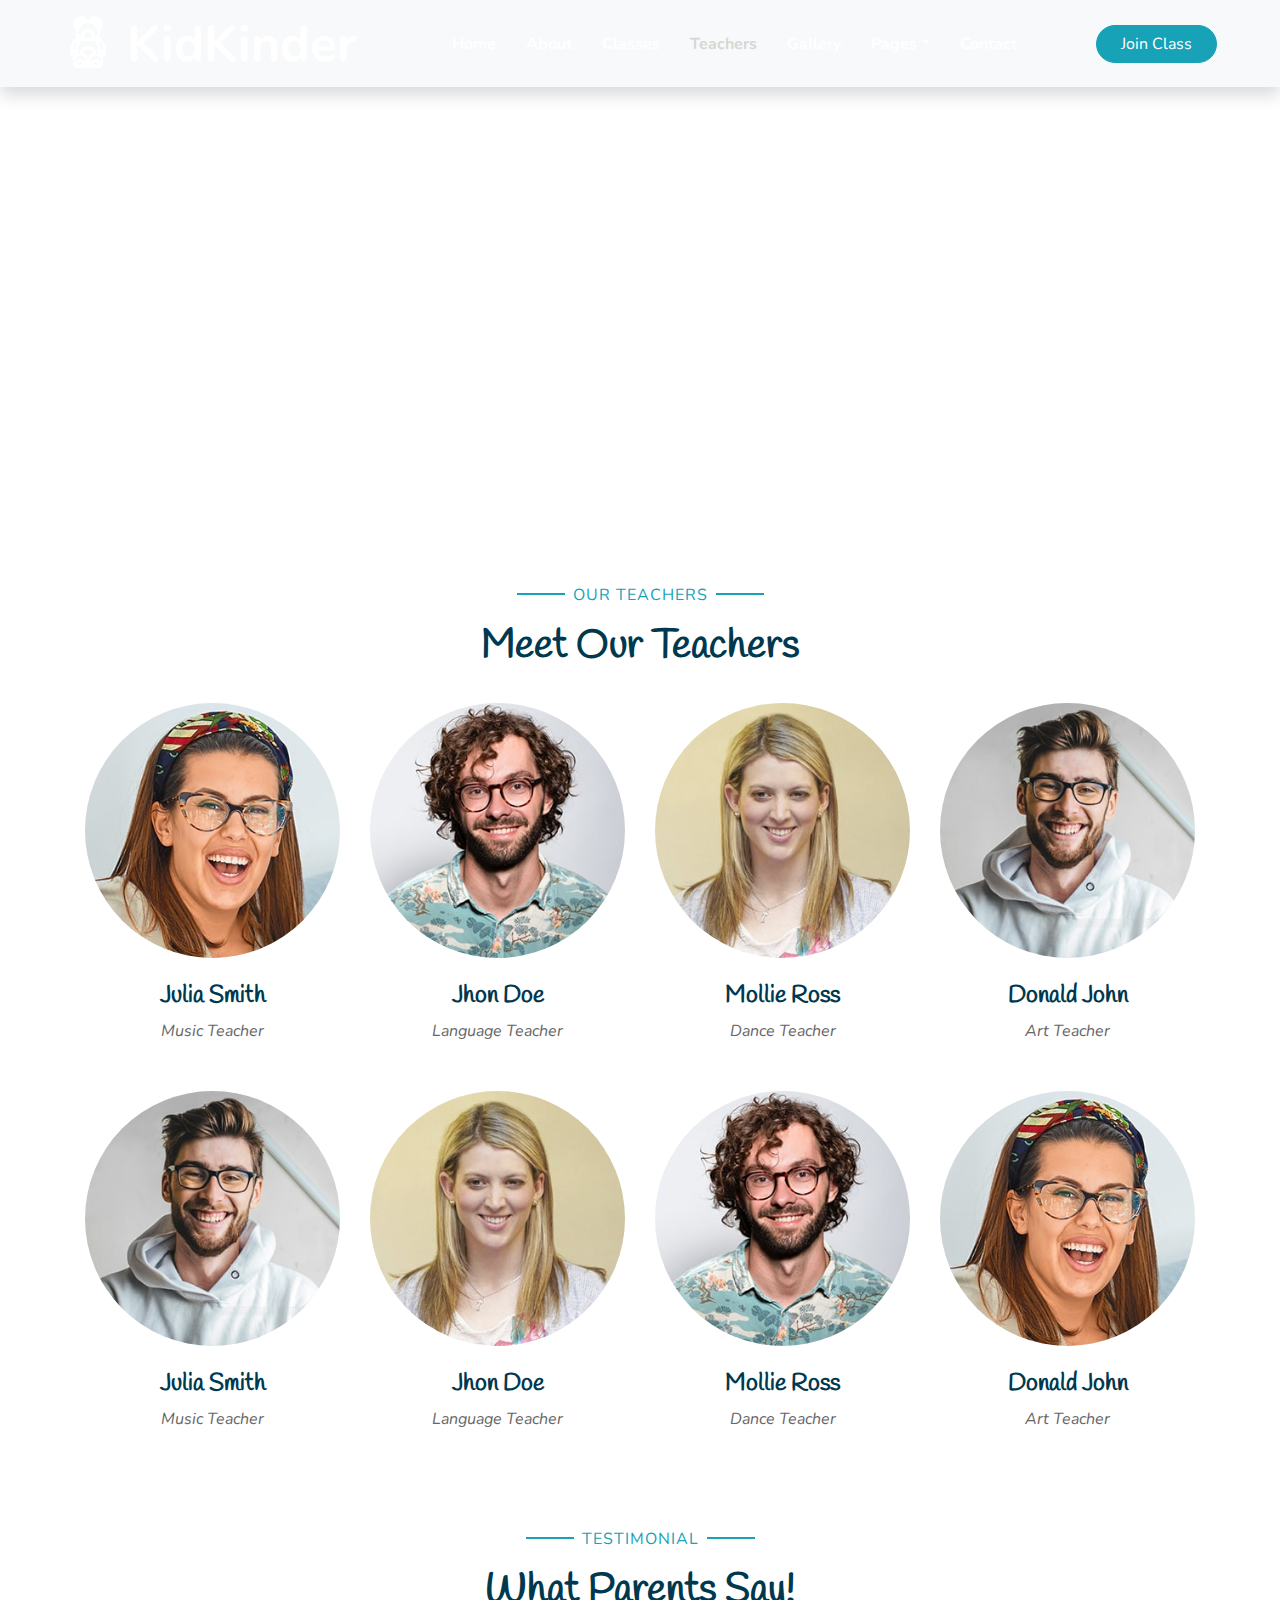
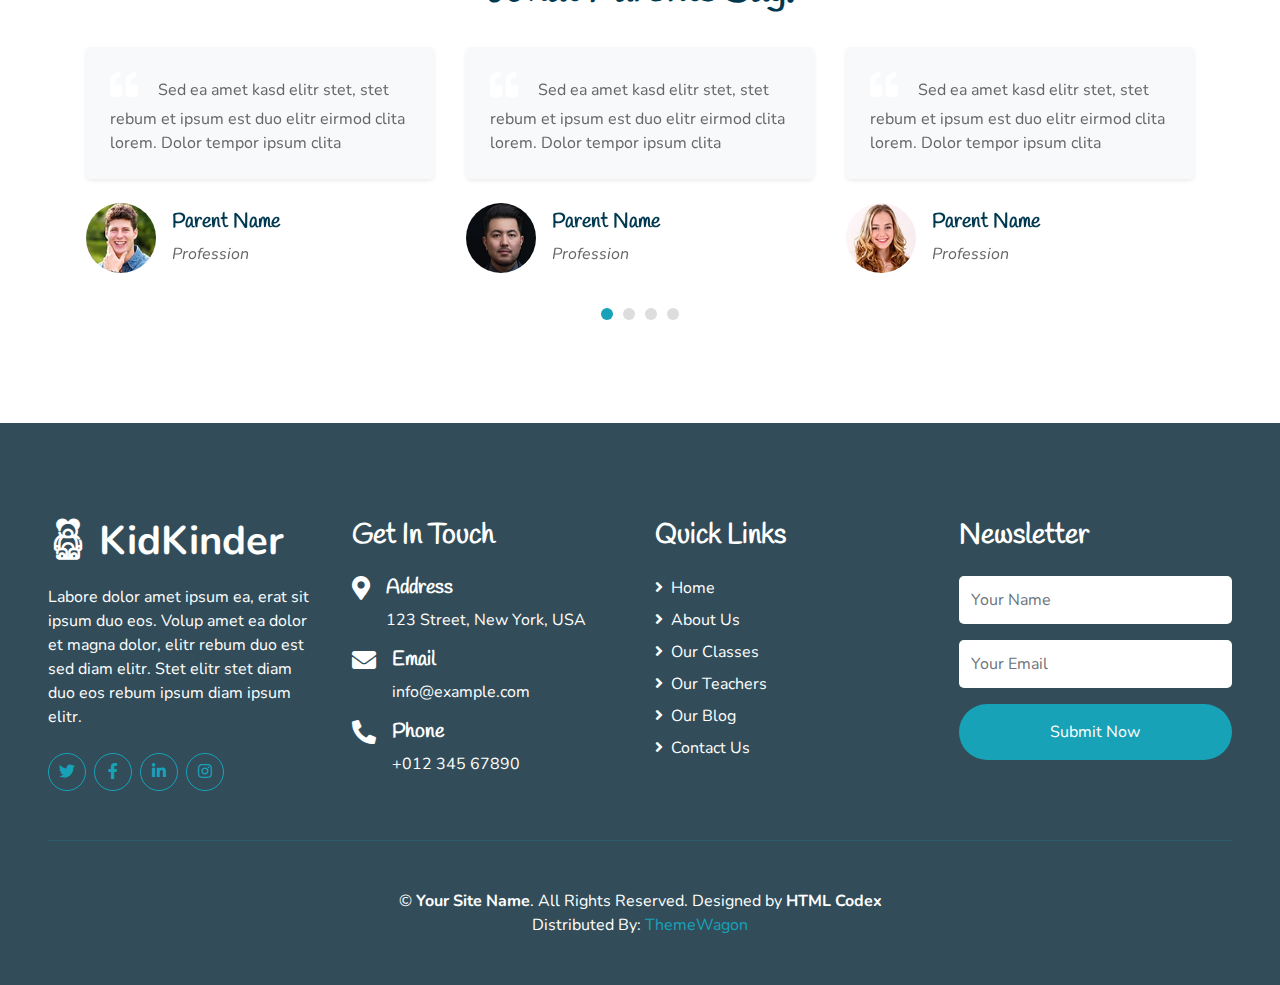
<file: team.html>
<!DOCTYPE html>
<html lang="en">
  <head>
    <meta charset="utf-8" />
    <title>KidKinder - Kindergarten Website Template</title>
    <meta content="width=device-width, initial-scale=1.0" name="viewport" />
    <meta content="Free HTML Templates" name="keywords" />
    <meta content="Free HTML Templates" name="description" />

    <!-- Favicon -->
    <link href="img/favicon.ico" rel="icon" />

    <!-- Google Web Fonts -->
    <link rel="preconnect" href="https://fonts.gstatic.com" />
    <link
      href="https://fonts.googleapis.com/css2?family=Handlee&family=Nunito&display=swap"
      rel="stylesheet"
    />

    <!-- Font Awesome -->
    <link
      href="https://cdnjs.cloudflare.com/ajax/libs/font-awesome/5.10.0/css/all.min.css"
      rel="stylesheet"
    />

    <!-- Flaticon Font -->
    <link href="lib/flaticon/font/flaticon.css" rel="stylesheet" />

    <!-- Libraries Stylesheet -->
    <link href="lib/owlcarousel/assets/owl.carousel.min.css" rel="stylesheet" />
    <link href="lib/lightbox/css/lightbox.min.css" rel="stylesheet" />

    <!-- Customized Bootstrap Stylesheet -->
    <link href="css/style.css" rel="stylesheet" />
  </head>

  <body>
    <!-- Navbar Start -->
    <div class="container-fluid bg-light position-relative shadow">
      <nav
        class="navbar navbar-expand-lg bg-light navbar-light py-3 py-lg-0 px-0 px-lg-5"
      >
        <a
          href=""
          class="navbar-brand font-weight-bold text-secondary"
          style="font-size: 50px"
        >
          <i class="flaticon-043-teddy-bear"></i>
          <span class="text-primary">KidKinder</span>
        </a>
        <button
          type="button"
          class="navbar-toggler"
          data-toggle="collapse"
          data-target="#navbarCollapse"
        >
          <span class="navbar-toggler-icon"></span>
        </button>
        <div
          class="collapse navbar-collapse justify-content-between"
          id="navbarCollapse"
        >
          <div class="navbar-nav font-weight-bold mx-auto py-0">
            <a href="index.html" class="nav-item nav-link">Home</a>
            <a href="about.html" class="nav-item nav-link">About</a>
            <a href="class.html" class="nav-item nav-link">Classes</a>
            <a href="team.html" class="nav-item nav-link active">Teachers</a>
            <a href="gallery.html" class="nav-item nav-link">Gallery</a>
            <div class="nav-item dropdown">
              <a
                href="#"
                class="nav-link dropdown-toggle"
                data-toggle="dropdown"
                >Pages</a
              >
              <div class="dropdown-menu rounded-0 m-0">
                <a href="blog.html" class="dropdown-item">Blog Grid</a>
                <a href="single.html" class="dropdown-item">Blog Detail</a>
              </div>
            </div>
            <a href="contact.html" class="nav-item nav-link">Contact</a>
          </div>
          <a href="" class="btn btn-primary px-4">Join Class</a>
        </div>
      </nav>
    </div>
    <!-- Navbar End -->

    <!-- Header Start -->
    <div class="container-fluid bg-primary mb-5">
      <div
        class="d-flex flex-column align-items-center justify-content-center"
        style="min-height: 400px"
      >
        <h3 class="display-3 font-weight-bold text-white">Our Teachers</h3>
        <div class="d-inline-flex text-white">
          <p class="m-0"><a class="text-white" href="">Home</a></p>
          <p class="m-0 px-2">/</p>
          <p class="m-0">Our Teachers</p>
        </div>
      </div>
    </div>
    <!-- Header End -->

    <!-- Team Start -->
    <div class="container-fluid pt-5">
      <div class="container">
        <div class="text-center pb-2">
          <p class="section-title px-5">
            <span class="px-2">Our Teachers</span>
          </p>
          <h1 class="mb-4">Meet Our Teachers</h1>
        </div>
        <div class="row">
          <div class="col-md-6 col-lg-3 text-center team mb-5">
            <div
              class="position-relative overflow-hidden mb-4"
              style="border-radius: 100%"
            >
              <img class="img-fluid w-100" src="img/team-1.jpg" alt="" />
              <div
                class="team-social d-flex align-items-center justify-content-center w-100 h-100 position-absolute"
              >
                <a
                  class="btn btn-outline-light text-center mr-2 px-0"
                  style="width: 38px; height: 38px"
                  href="#"
                  ><i class="fab fa-twitter"></i
                ></a>
                <a
                  class="btn btn-outline-light text-center mr-2 px-0"
                  style="width: 38px; height: 38px"
                  href="#"
                  ><i class="fab fa-facebook-f"></i
                ></a>
                <a
                  class="btn btn-outline-light text-center px-0"
                  style="width: 38px; height: 38px"
                  href="#"
                  ><i class="fab fa-linkedin-in"></i
                ></a>
              </div>
            </div>
            <h4>Julia Smith</h4>
            <i>Music Teacher</i>
          </div>
          <div class="col-md-6 col-lg-3 text-center team mb-5">
            <div
              class="position-relative overflow-hidden mb-4"
              style="border-radius: 100%"
            >
              <img class="img-fluid w-100" src="img/team-2.jpg" alt="" />
              <div
                class="team-social d-flex align-items-center justify-content-center w-100 h-100 position-absolute"
              >
                <a
                  class="btn btn-outline-light text-center mr-2 px-0"
                  style="width: 38px; height: 38px"
                  href="#"
                  ><i class="fab fa-twitter"></i
                ></a>
                <a
                  class="btn btn-outline-light text-center mr-2 px-0"
                  style="width: 38px; height: 38px"
                  href="#"
                  ><i class="fab fa-facebook-f"></i
                ></a>
                <a
                  class="btn btn-outline-light text-center px-0"
                  style="width: 38px; height: 38px"
                  href="#"
                  ><i class="fab fa-linkedin-in"></i
                ></a>
              </div>
            </div>
            <h4>Jhon Doe</h4>
            <i>Language Teacher</i>
          </div>
          <div class="col-md-6 col-lg-3 text-center team mb-5">
            <div
              class="position-relative overflow-hidden mb-4"
              style="border-radius: 100%"
            >
              <img class="img-fluid w-100" src="img/team-3.jpg" alt="" />
              <div
                class="team-social d-flex align-items-center justify-content-center w-100 h-100 position-absolute"
              >
                <a
                  class="btn btn-outline-light text-center mr-2 px-0"
                  style="width: 38px; height: 38px"
                  href="#"
                  ><i class="fab fa-twitter"></i
                ></a>
                <a
                  class="btn btn-outline-light text-center mr-2 px-0"
                  style="width: 38px; height: 38px"
                  href="#"
                  ><i class="fab fa-facebook-f"></i
                ></a>
                <a
                  class="btn btn-outline-light text-center px-0"
                  style="width: 38px; height: 38px"
                  href="#"
                  ><i class="fab fa-linkedin-in"></i
                ></a>
              </div>
            </div>
            <h4>Mollie Ross</h4>
            <i>Dance Teacher</i>
          </div>
          <div class="col-md-6 col-lg-3 text-center team mb-5">
            <div
              class="position-relative overflow-hidden mb-4"
              style="border-radius: 100%"
            >
              <img class="img-fluid w-100" src="img/team-4.jpg" alt="" />
              <div
                class="team-social d-flex align-items-center justify-content-center w-100 h-100 position-absolute"
              >
                <a
                  class="btn btn-outline-light text-center mr-2 px-0"
                  style="width: 38px; height: 38px"
                  href="#"
                  ><i class="fab fa-twitter"></i
                ></a>
                <a
                  class="btn btn-outline-light text-center mr-2 px-0"
                  style="width: 38px; height: 38px"
                  href="#"
                  ><i class="fab fa-facebook-f"></i
                ></a>
                <a
                  class="btn btn-outline-light text-center px-0"
                  style="width: 38px; height: 38px"
                  href="#"
                  ><i class="fab fa-linkedin-in"></i
                ></a>
              </div>
            </div>
            <h4>Donald John</h4>
            <i>Art Teacher</i>
          </div>
          <div class="col-md-6 col-lg-3 text-center team mb-5">
            <div
              class="position-relative overflow-hidden mb-4"
              style="border-radius: 100%"
            >
              <img class="img-fluid w-100" src="img/team-4.jpg" alt="" />
              <div
                class="team-social d-flex align-items-center justify-content-center w-100 h-100 position-absolute"
              >
                <a
                  class="btn btn-outline-light text-center mr-2 px-0"
                  style="width: 38px; height: 38px"
                  href="#"
                  ><i class="fab fa-twitter"></i
                ></a>
                <a
                  class="btn btn-outline-light text-center mr-2 px-0"
                  style="width: 38px; height: 38px"
                  href="#"
                  ><i class="fab fa-facebook-f"></i
                ></a>
                <a
                  class="btn btn-outline-light text-center px-0"
                  style="width: 38px; height: 38px"
                  href="#"
                  ><i class="fab fa-linkedin-in"></i
                ></a>
              </div>
            </div>
            <h4>Julia Smith</h4>
            <i>Music Teacher</i>
          </div>
          <div class="col-md-6 col-lg-3 text-center team mb-5">
            <div
              class="position-relative overflow-hidden mb-4"
              style="border-radius: 100%"
            >
              <img class="img-fluid w-100" src="img/team-3.jpg" alt="" />
              <div
                class="team-social d-flex align-items-center justify-content-center w-100 h-100 position-absolute"
              >
                <a
                  class="btn btn-outline-light text-center mr-2 px-0"
                  style="width: 38px; height: 38px"
                  href="#"
                  ><i class="fab fa-twitter"></i
                ></a>
                <a
                  class="btn btn-outline-light text-center mr-2 px-0"
                  style="width: 38px; height: 38px"
                  href="#"
                  ><i class="fab fa-facebook-f"></i
                ></a>
                <a
                  class="btn btn-outline-light text-center px-0"
                  style="width: 38px; height: 38px"
                  href="#"
                  ><i class="fab fa-linkedin-in"></i
                ></a>
              </div>
            </div>
            <h4>Jhon Doe</h4>
            <i>Language Teacher</i>
          </div>
          <div class="col-md-6 col-lg-3 text-center team mb-5">
            <div
              class="position-relative overflow-hidden mb-4"
              style="border-radius: 100%"
            >
              <img class="img-fluid w-100" src="img/team-2.jpg" alt="" />
              <div
                class="team-social d-flex align-items-center justify-content-center w-100 h-100 position-absolute"
              >
                <a
                  class="btn btn-outline-light text-center mr-2 px-0"
                  style="width: 38px; height: 38px"
                  href="#"
                  ><i class="fab fa-twitter"></i
                ></a>
                <a
                  class="btn btn-outline-light text-center mr-2 px-0"
                  style="width: 38px; height: 38px"
                  href="#"
                  ><i class="fab fa-facebook-f"></i
                ></a>
                <a
                  class="btn btn-outline-light text-center px-0"
                  style="width: 38px; height: 38px"
                  href="#"
                  ><i class="fab fa-linkedin-in"></i
                ></a>
              </div>
            </div>
            <h4>Mollie Ross</h4>
            <i>Dance Teacher</i>
          </div>
          <div class="col-md-6 col-lg-3 text-center team mb-5">
            <div
              class="position-relative overflow-hidden mb-4"
              style="border-radius: 100%"
            >
              <img class="img-fluid w-100" src="img/team-1.jpg" alt="" />
              <div
                class="team-social d-flex align-items-center justify-content-center w-100 h-100 position-absolute"
              >
                <a
                  class="btn btn-outline-light text-center mr-2 px-0"
                  style="width: 38px; height: 38px"
                  href="#"
                  ><i class="fab fa-twitter"></i
                ></a>
                <a
                  class="btn btn-outline-light text-center mr-2 px-0"
                  style="width: 38px; height: 38px"
                  href="#"
                  ><i class="fab fa-facebook-f"></i
                ></a>
                <a
                  class="btn btn-outline-light text-center px-0"
                  style="width: 38px; height: 38px"
                  href="#"
                  ><i class="fab fa-linkedin-in"></i
                ></a>
              </div>
            </div>
            <h4>Donald John</h4>
            <i>Art Teacher</i>
          </div>
        </div>
      </div>
    </div>
    <!-- Team End -->

    <!-- Testimonial Start -->
    <div class="container-fluid py-5">
      <div class="container p-0">
        <div class="text-center pb-2">
          <p class="section-title px-5">
            <span class="px-2">Testimonial</span>
          </p>
          <h1 class="mb-4">What Parents Say!</h1>
        </div>
        <div class="owl-carousel testimonial-carousel">
          <div class="testimonial-item px-3">
            <div class="bg-light shadow-sm rounded mb-4 p-4">
              <h3 class="fas fa-quote-left text-primary mr-3"></h3>
              Sed ea amet kasd elitr stet, stet rebum et ipsum est duo elitr
              eirmod clita lorem. Dolor tempor ipsum clita
            </div>
            <div class="d-flex align-items-center">
              <img
                class="rounded-circle"
                src="img/testimonial-1.jpg"
                style="width: 70px; height: 70px"
                alt="Image"
              />
              <div class="pl-3">
                <h5>Parent Name</h5>
                <i>Profession</i>
              </div>
            </div>
          </div>
          <div class="testimonial-item px-3">
            <div class="bg-light shadow-sm rounded mb-4 p-4">
              <h3 class="fas fa-quote-left text-primary mr-3"></h3>
              Sed ea amet kasd elitr stet, stet rebum et ipsum est duo elitr
              eirmod clita lorem. Dolor tempor ipsum clita
            </div>
            <div class="d-flex align-items-center">
              <img
                class="rounded-circle"
                src="img/testimonial-2.jpg"
                style="width: 70px; height: 70px"
                alt="Image"
              />
              <div class="pl-3">
                <h5>Parent Name</h5>
                <i>Profession</i>
              </div>
            </div>
          </div>
          <div class="testimonial-item px-3">
            <div class="bg-light shadow-sm rounded mb-4 p-4">
              <h3 class="fas fa-quote-left text-primary mr-3"></h3>
              Sed ea amet kasd elitr stet, stet rebum et ipsum est duo elitr
              eirmod clita lorem. Dolor tempor ipsum clita
            </div>
            <div class="d-flex align-items-center">
              <img
                class="rounded-circle"
                src="img/testimonial-3.jpg"
                style="width: 70px; height: 70px"
                alt="Image"
              />
              <div class="pl-3">
                <h5>Parent Name</h5>
                <i>Profession</i>
              </div>
            </div>
          </div>
          <div class="testimonial-item px-3">
            <div class="bg-light shadow-sm rounded mb-4 p-4">
              <h3 class="fas fa-quote-left text-primary mr-3"></h3>
              Sed ea amet kasd elitr stet, stet rebum et ipsum est duo elitr
              eirmod clita lorem. Dolor tempor ipsum clita
            </div>
            <div class="d-flex align-items-center">
              <img
                class="rounded-circle"
                src="img/testimonial-4.jpg"
                style="width: 70px; height: 70px"
                alt="Image"
              />
              <div class="pl-3">
                <h5>Parent Name</h5>
                <i>Profession</i>
              </div>
            </div>
          </div>
        </div>
      </div>
    </div>
    <!-- Testimonial End -->

    <!-- Footer Start -->
    <div
      class="container-fluid bg-secondary text-white mt-5 py-5 px-sm-3 px-md-5"
    >
      <div class="row pt-5">
        <div class="col-lg-3 col-md-6 mb-5">
          <a
            href=""
            class="navbar-brand font-weight-bold text-primary m-0 mb-4 p-0"
            style="font-size: 40px; line-height: 40px"
          >
            <i class="flaticon-043-teddy-bear"></i>
            <span class="text-white">KidKinder</span>
          </a>
          <p>
            Labore dolor amet ipsum ea, erat sit ipsum duo eos. Volup amet ea
            dolor et magna dolor, elitr rebum duo est sed diam elitr. Stet elitr
            stet diam duo eos rebum ipsum diam ipsum elitr.
          </p>
          <div class="d-flex justify-content-start mt-4">
            <a
              class="btn btn-outline-primary rounded-circle text-center mr-2 px-0"
              style="width: 38px; height: 38px"
              href="#"
              ><i class="fab fa-twitter"></i
            ></a>
            <a
              class="btn btn-outline-primary rounded-circle text-center mr-2 px-0"
              style="width: 38px; height: 38px"
              href="#"
              ><i class="fab fa-facebook-f"></i
            ></a>
            <a
              class="btn btn-outline-primary rounded-circle text-center mr-2 px-0"
              style="width: 38px; height: 38px"
              href="#"
              ><i class="fab fa-linkedin-in"></i
            ></a>
            <a
              class="btn btn-outline-primary rounded-circle text-center mr-2 px-0"
              style="width: 38px; height: 38px"
              href="#"
              ><i class="fab fa-instagram"></i
            ></a>
          </div>
        </div>
        <div class="col-lg-3 col-md-6 mb-5">
          <h3 class="text-primary mb-4">Get In Touch</h3>
          <div class="d-flex">
            <h4 class="fa fa-map-marker-alt text-primary"></h4>
            <div class="pl-3">
              <h5 class="text-white">Address</h5>
              <p>123 Street, New York, USA</p>
            </div>
          </div>
          <div class="d-flex">
            <h4 class="fa fa-envelope text-primary"></h4>
            <div class="pl-3">
              <h5 class="text-white">Email</h5>
              <p>info@example.com</p>
            </div>
          </div>
          <div class="d-flex">
            <h4 class="fa fa-phone-alt text-primary"></h4>
            <div class="pl-3">
              <h5 class="text-white">Phone</h5>
              <p>+012 345 67890</p>
            </div>
          </div>
        </div>
        <div class="col-lg-3 col-md-6 mb-5">
          <h3 class="text-primary mb-4">Quick Links</h3>
          <div class="d-flex flex-column justify-content-start">
            <a class="text-white mb-2" href="#"
              ><i class="fa fa-angle-right mr-2"></i>Home</a
            >
            <a class="text-white mb-2" href="#"
              ><i class="fa fa-angle-right mr-2"></i>About Us</a
            >
            <a class="text-white mb-2" href="#"
              ><i class="fa fa-angle-right mr-2"></i>Our Classes</a
            >
            <a class="text-white mb-2" href="#"
              ><i class="fa fa-angle-right mr-2"></i>Our Teachers</a
            >
            <a class="text-white mb-2" href="#"
              ><i class="fa fa-angle-right mr-2"></i>Our Blog</a
            >
            <a class="text-white" href="#"
              ><i class="fa fa-angle-right mr-2"></i>Contact Us</a
            >
          </div>
        </div>
        <div class="col-lg-3 col-md-6 mb-5">
          <h3 class="text-primary mb-4">Newsletter</h3>
          <form action="">
            <div class="form-group">
              <input
                type="text"
                class="form-control border-0 py-4"
                placeholder="Your Name"
                required="required"
              />
            </div>
            <div class="form-group">
              <input
                type="email"
                class="form-control border-0 py-4"
                placeholder="Your Email"
                required="required"
              />
            </div>
            <div>
              <button
                class="btn btn-primary btn-block border-0 py-3"
                type="submit"
              >
                Submit Now
              </button>
            </div>
          </form>
        </div>
      </div>
      <div
        class="container-fluid pt-5"
        style="border-top: 1px solid rgba(23, 162, 184, 0.2) ;"
      >
        <p class="m-0 text-center text-white">
          &copy;
          <a class="text-primary font-weight-bold" href="#">Your Site Name</a>.
          All Rights Reserved.

          <!--/*** This template is free as long as you keep the footer author’s credit link/attribution link/backlink. If you'd like to use the template without the footer author’s credit link/attribution link/backlink, you can purchase the Credit Removal License from "https://htmlcodex.com/credit-removal". Thank you for your support. ***/-->
          Designed by
          <a class="text-primary font-weight-bold" href="https://htmlcodex.com"
            >HTML Codex</a
          >
          <br />Distributed By:
          <a href="https://themewagon.com" target="_blank">ThemeWagon</a>
        </p>
      </div>
    </div>
    <!-- Footer End -->

    <!-- Back to Top -->
    <a href="#" class="btn btn-primary p-3 back-to-top"
      ><i class="fa fa-angle-double-up"></i
    ></a>

    <!-- JavaScript Libraries -->
    <script src="https://code.jquery.com/jquery-3.4.1.min.js"></script>
    <script src="https://stackpath.bootstrapcdn.com/bootstrap/4.4.1/js/bootstrap.bundle.min.js"></script>
    <script src="lib/easing/easing.min.js"></script>
    <script src="lib/owlcarousel/owl.carousel.min.js"></script>
    <script src="lib/isotope/isotope.pkgd.min.js"></script>
    <script src="lib/lightbox/js/lightbox.min.js"></script>

    <!-- Contact Javascript File -->
    <script src="mail/jqBootstrapValidation.min.js"></script>
    <script src="mail/contact.js"></script>

    <!-- Template Javascript -->
    <script src="js/main.js"></script>
  </body>
</html>
</file>
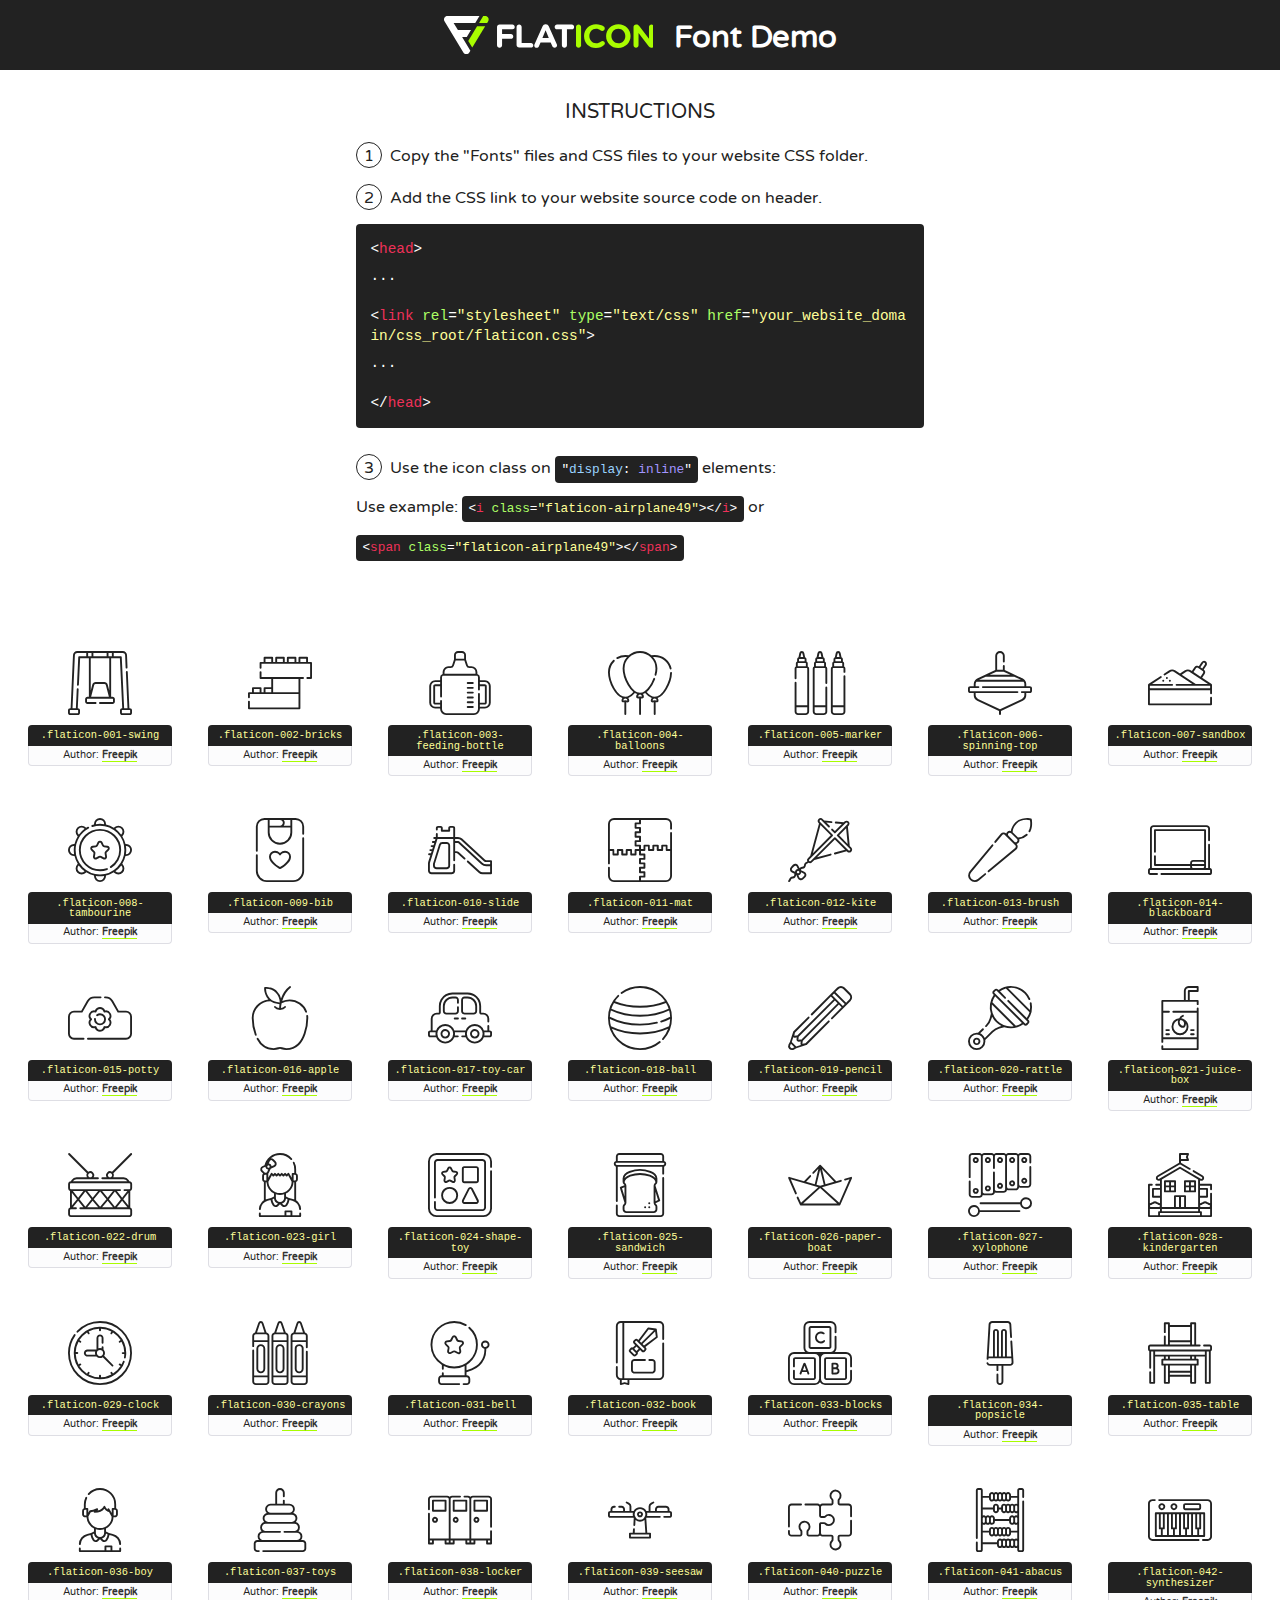
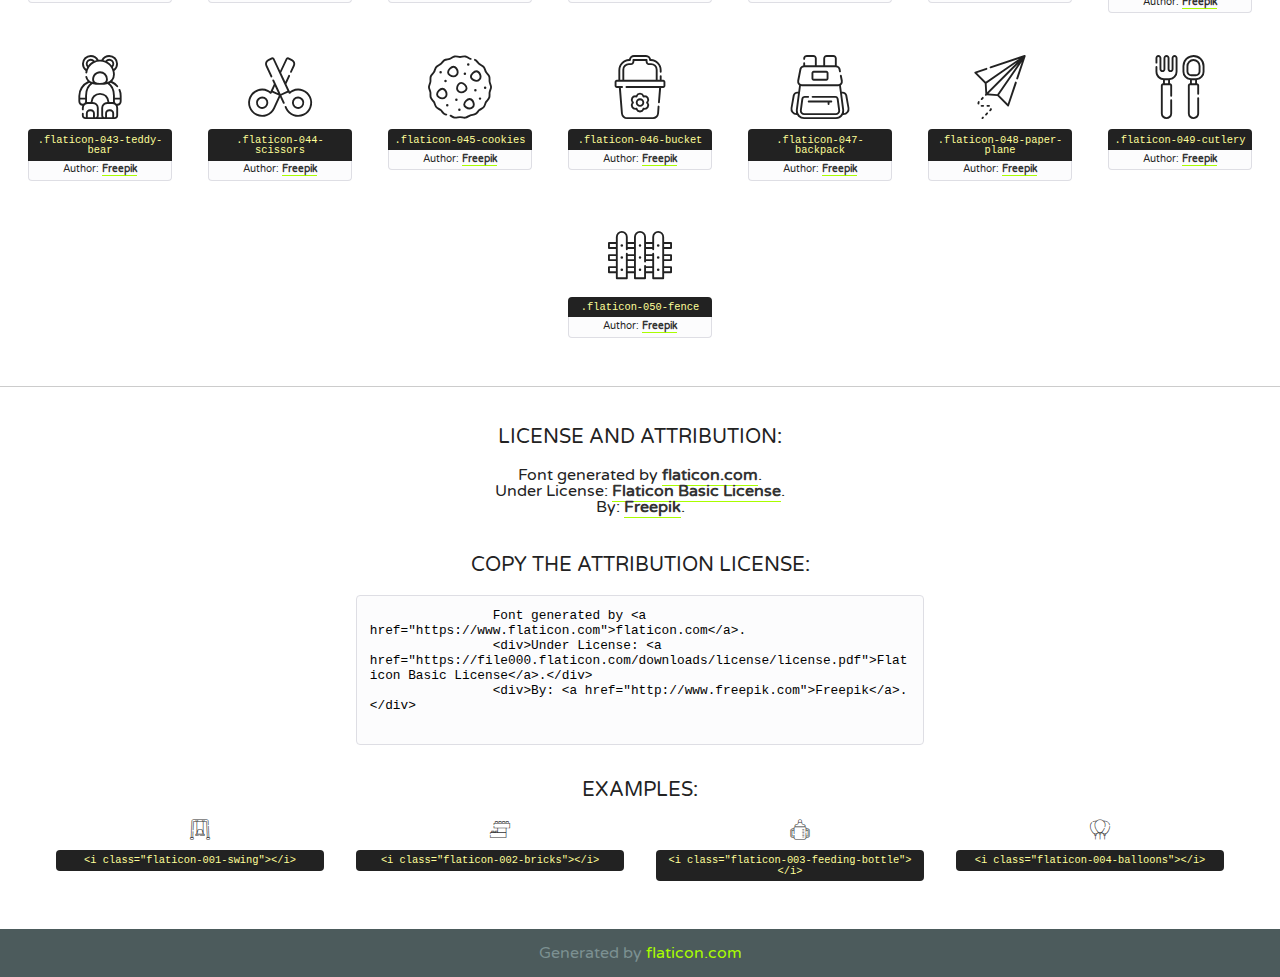
<file: lib/flaticon/font/flaticon.html>
<!DOCTYPE html>
<!--
  Flaticon icon font: Flaticon
  Creation date: 11/06/2020 07:22
-->
<html>
    <!DOCTYPE html>

    <head>
        <title>Flaticon WebFont</title>
        <link href="http://fonts.googleapis.com/css?family=Varela+Round" rel="stylesheet" type="text/css" />
        <link rel="stylesheet" type="text/css" href="flaticon.css">
        <meta charset="UTF-8">
        <style>
            html, body, div, span, applet, object, iframe,
            h1, h2, h3, h4, h5, h6, p, blockquote, pre,
            a, abbr, acronym, address, big, cite, code,
            del, dfn, em, img, ins, kbd, q, s, samp,
            small, strike, strong, sub, sup, tt, var,
            b, u, i, center,
            dl, dt, dd, ol, ul, li,
            fieldset, form, label, legend,
            table, caption, tbody, tfoot, thead, tr, th, td,
            article, aside, canvas, details, embed,
            figure, figcaption, footer, header, hgroup,
            menu, nav, output, ruby, section, summary,
            time, mark, audio, video {
                margin: 0;
                padding: 0;
                border: 0;
                font-size: 100%;
                font: inherit;
                vertical-align: baseline;
            }
            /* HTML5 display-role reset for older browsers */
            article, aside, details, figcaption, figure,
            footer, header, hgroup, menu, nav, section {
                display: block;
            }
            body {
                line-height: 1;
            }
            ol, ul {
                list-style: none;
            }
            blockquote, q {
                quotes: none;
            }
            blockquote:before, blockquote:after,
            q:before, q:after {
                content: '';
                content: none;
            }
            table {
                border-collapse: collapse;
                border-spacing: 0;
            }
            body {
                font-family: 'Varela Round', Helvetica, Arial, sans-serif;
                font-size: 16px;
                color: #222;
            }
            a {
                color: #333;
                border-bottom: 1px solid #a9fd00;
                font-weight: bold;
                text-decoration: none;
            }
            * {
                -moz-box-sizing: border-box;
                -webkit-box-sizing: border-box;
                box-sizing: border-box;
                margin: 0;
                padding: 0;
            }
            [class^="flaticon-"]:before, [class*=" flaticon-"]:before, [class^="flaticon-"]:after, [class*=" flaticon-"]:after {
                font-family: Flaticon;
                font-size: 30px;
                font-style: normal;
                margin-left: 20px;
                color: #333;
            }
            .wrapper {
                max-width: 600px;
                margin: auto;
                padding: 0 1em;
            }
            .title {
                font-size: 1.25em;
                text-align: center;
                margin-bottom: 1em;
                text-transform: uppercase;
            }
            header {
                text-align: center;
                background-color: #222;
                color: #fff;
                padding: 1em;
            }
            header .logo {
                width: 210px;
                height: 38px;
                display: inline-block;
                vertical-align: middle;
                margin-right: 1em;
                border: none;
            }
            header strong {
                font-size: 1.95em;
                font-weight: bold;
                vertical-align: middle;
                margin-top: 5px;
                display: inline-block;
            }
            .demo {
                margin: 2em auto;
                line-height: 1.25em;
            }
            .demo ul li {
                margin-bottom: 1em;
            }
            .demo ul li .num {
                color: #222;
                border-radius: 20px;
                display: inline-block;
                width: 26px;
                padding: 3px;
                height: 26px;
                text-align: center;
                margin-right: 0.5em;
                border: 1px solid #222;
            }
            .demo ul li code {
                background-color: #222;
                border-radius: 4px;
                padding: 0.25em 0.5em;
                display: inline-block;
                color: #fff;
                font-family: Consolas,Monaco,Lucida Console,Liberation Mono,DejaVu Sans Mono,Bitstream Vera Sans Mono,Courier New, monospace;
                font-weight: lighter;
                margin-top: 1em;
                font-size: 0.8em;
                word-break: break-all;
            }
            .demo ul li code.big {
                padding: 1em;
                font-size: 0.9em;
            }
            .demo ul li code .red {
                color: #EF3159;
            }
            .demo ul li code .green {
                color: #ACFF65;
            }
            .demo ul li code .yellow {
                color: #FFFF99;
            }
            .demo ul li code .blue {
                color: #99D3FF;
            }
            .demo ul li code .purple {
                color: #A295FF;
            }
            .demo ul li code .dots {
                margin-top: 0.5em;
                display: block;
            }
            #glyphs {
                border-bottom: 1px solid #ccc;
                padding: 2em 0;
                text-align: center;
            }
            .glyph {
                display: inline-block;
                width: 9em;
                margin: 1em;
                text-align: center;
                vertical-align: top;
                background: #FFF;
            }
            .glyph .glyph-icon {
                padding: 10px;
                display: block;
                font-family:"Flaticon";
                font-size: 64px;
                line-height: 1;
            }
            .glyph .glyph-icon:before {
                font-size: 64px;
                color: #222;
                margin-left: 0;
            }
            .class-name {
                font-size: 0.65em;
                background-color: #222;
                color: #fff;
                border-radius: 4px 4px 0 0;
                padding: 0.5em;
                color: #FFFF99;
                font-family: Consolas,Monaco,Lucida Console,Liberation Mono,DejaVu Sans Mono,Bitstream Vera Sans Mono,Courier New, monospace;
            }
            .author-name {
                font-size: 0.6em;
                background-color: #fcfcfd;
                border: 1px solid #DEDEE4;
                border-top: 0;
                border-radius: 0 0 4px 4px;
                padding: 0.5em;
            }
            .class-name:last-child {
                font-size: 10px;
                color:#888;
            }
            .class-name:last-child a {
                font-size: 10px;
                color:#555;
            }
            .class-name:last-child a:hover {
                color:#a9fd00;
            }
            .glyph > input {
                display: block;
                width: 100px;
                margin: 5px auto;
                text-align: center;
                font-size: 12px;
                cursor: text;
            }
            .glyph > input.icon-input {
                font-family:"Flaticon";
                font-size: 16px;
                margin-bottom: 10px;
            }
            .attribution .title {
                margin-top: 2em;
            }
            .attribution textarea {
                background-color: #fcfcfd;
                padding: 1em;
                border: none;
                box-shadow: none;
                border: 1px solid #DEDEE4;
                border-radius: 4px;
                resize: none;
                width: 100%;
                height: 150px;
                font-size: 0.8em;
                font-family: Consolas,Monaco,Lucida Console,Liberation Mono,DejaVu Sans Mono,Bitstream Vera Sans Mono,Courier New, monospace;
                -webkit-appearance: none;
            }
            .iconsuse {
                margin: 2em auto;
                text-align: center;
                max-width: 1200px;
            }
            .iconsuse:after {
                content: '';
                display: table;
                clear: both;
            }
            .iconsuse .image {
                float: left;
                width: 25%;
                padding: 0 1em;
            }
            .iconsuse .image p {
                margin-bottom: 1em;
            }
            .iconsuse .image span {
                display: block;
                font-size: 0.65em;
                background-color: #222;
                color: #fff;
                border-radius: 4px;
                padding: 0.5em;
                color: #FFFF99;
                margin-top: 1em;
                font-family: Consolas,Monaco,Lucida Console,Liberation Mono,DejaVu Sans Mono,Bitstream Vera Sans Mono,Courier New, monospace;
            }
            #footer {
                text-align: center;
                background-color: #4C5B5C;
                color: #7c9192;
                padding: 1em;
            }
            #footer a {
                border: none;
                color: #a9fd00;
                font-weight: normal;
            }
            @media (max-width: 960px) {
                .iconsuse .image {
                    width: 50%;
                }
            }
            @media (max-width: 560px) {
                .iconsuse .image {
                    width: 100%;
                }
            }
            .attrDiv {

            }
        </style>
        <link rel="stylesheet" href="flaticon.css">
    </head>

    <body class="characters-off">
        <header>
            <a href="https://www.flaticon.com" target="_blank" class="logo">
                <svg version="1.1" xmlns="http://www.w3.org/2000/svg" xmlns:xlink="http://www.w3.org/1999/xlink" xmlns:a="http://ns.adobe.com/AdobeSVGViewerExtensions/3.0/" viewBox="0 0 560.875 102.036" enable-background="new 0 0 560.875 102.036" xml:space="preserve">
                        <defs>
                        </defs>
                        <g>
                            <g class="letters">
                                <path fill="#ffffff" d="M141.596,29.675c0-3.777,2.985-6.767,6.764-6.767h34.438c3.426,0,6.15,2.728,6.15,6.15
                                c0,3.43-2.724,6.149-6.15,6.149h-27.674v13.091h23.719c3.429,0,6.151,2.724,6.151,6.15c0,3.43-2.723,6.149-6.151,6.149h-23.719
                                v17.574c0,3.773-2.986,6.761-6.764,6.761c-3.779,0-6.764-2.989-6.764-6.761V29.675z"></path>
                                <path fill="#ffffff" d="M193.844,29.149c0-3.781,2.985-6.767,6.764-6.767c3.776,0,6.763,2.985,6.763,6.767v42.957h25.039
                                c3.426,0,6.149,2.726,6.149,6.153c0,3.425-2.723,6.15-6.149,6.15h-31.802c-3.779,0-6.764-2.986-6.764-6.768V29.149z"></path>
                                <path fill="#ffffff" d="M241.891,75.71l21.438-48.407c1.492-3.341,4.215-5.357,7.906-5.357h0.792
                                c3.686,0,6.323,2.017,7.815,5.357l21.439,48.407c0.436,0.967,0.701,1.845,0.701,2.723c0,3.602-2.809,6.501-6.414,6.501
                                c-3.161,0-5.269-1.845-6.499-4.655l-4.132-9.661h-27.059l-4.301,10.102c-1.144,2.631-3.426,4.214-6.237,4.214
                                c-3.517,0-6.24-2.81-6.24-6.325C241.1,77.64,241.451,76.677,241.891,75.71z M279.932,58.666l-8.521-20.297l-8.526,20.297H279.932
                                z"></path>
                                <path fill="#ffffff" d="M314.864,35.387H301.86c-3.429,0-6.239-2.813-6.239-6.238c0-3.429,2.811-6.24,6.239-6.24h39.533
                                c3.426,0,6.237,2.811,6.237,6.24c0,3.425-2.811,6.238-6.237,6.238h-13.001v42.785c0,3.773-2.99,6.761-6.764,6.761
                                c-3.779,0-6.764-2.989-6.764-6.761V35.387z"></path>
                                <path fill="#A9FD00" d="M352.615,29.149c0-3.781,2.985-6.767,6.767-6.767c3.774,0,6.761,2.985,6.761,6.767v49.024
                                c0,3.773-2.987,6.761-6.761,6.761c-3.781,0-6.767-2.989-6.767-6.761V29.149z"></path>
                                <path fill="#A9FD00" d="M374.132,53.836v-0.179c0-17.481,13.178-31.801,32.065-31.801c9.22,0,15.459,2.458,20.557,6.238
                                c1.402,1.054,2.637,2.985,2.637,5.357c0,3.692-2.985,6.59-6.681,6.59c-1.845,0-3.071-0.702-4.044-1.319
                                c-3.776-2.813-7.729-4.393-12.562-4.393c-10.364,0-17.831,8.611-17.831,19.154v0.173c0,10.542,7.291,19.329,17.831,19.329
                                c5.715,0,9.492-1.756,13.359-4.834c1.049-0.874,2.458-1.491,4.039-1.491c3.429,0,6.325,2.813,6.325,6.236
                                c0,2.106-1.056,3.78-2.282,4.834c-5.539,4.834-12.036,7.733-21.878,7.733C387.572,85.464,374.132,71.493,374.132,53.836z"></path>
                                <path fill="#A9FD00" d="M433.009,53.836v-0.179c0-17.481,13.79-31.801,32.766-31.801c18.981,0,32.592,14.143,32.592,31.628v0.173
                                c0,17.483-13.785,31.807-32.769,31.807C446.625,85.464,433.009,71.32,433.009,53.836z M484.224,53.836v-0.179
                                c0-10.539-7.725-19.326-18.626-19.326c-10.893,0-18.449,8.611-18.449,19.154v0.173c0,10.542,7.73,19.329,18.626,19.329
                                C476.676,72.986,484.224,64.378,484.224,53.836z"></path>
                                <path fill="#A9FD00" d="M506.233,29.321c0-3.774,2.99-6.763,6.767-6.763h1.401c3.252,0,5.183,1.583,7.029,3.953l26.093,34.265
                                V29.059c0-3.692,2.99-6.677,6.681-6.677c3.683,0,6.671,2.985,6.671,6.677v48.934c0,3.78-2.987,6.765-6.764,6.765h-0.436
                                c-3.257,0-5.188-1.581-7.034-3.953l-27.056-35.492v32.944c0,3.687-2.985,6.676-6.678,6.676c-3.683,0-6.673-2.989-6.673-6.676
                                V29.321z"></path>
                            </g>
                            <g class="insignia">
                                <path fill="#ffffff" d="M48.372,56.137h12.517l11.156-18.537H37.186L25.688,18.539h57.825L94.668,0H9.271
                                C5.925,0,2.842,1.801,1.198,4.716c-1.644,2.907-1.593,6.482,0.134,9.343l50.38,83.501c1.678,2.781,4.689,4.476,7.938,4.476
                                c3.246,0,6.257-1.695,7.935-4.476l2.898-4.804L48.372,56.137z"></path>
                                <g class="i">
                                    <path fill="#A9FD00" d="M93.575,18.539h0.031v0.004l21.652,0.004l2.705-4.488c1.727-2.861,1.778-6.436,0.133-9.343
                                    C116.454,1.801,113.371,0,110.026,0h-5.294L93.575,18.539z"></path>
                                    <polygon fill="#A9FD00" points="88.291,27.356 64.725,66.486 75.519,84.404 109.942,27.356"></polygon>
                                </g>
                            </g>
                        </g>
                    </svg>
            </a>
            <strong>Font Demo</strong>
        </header>

        <section class="demo wrapper">
            <p class="title">Instructions</p>
            <ul>
                <li>
                    <span class="num">1</span>Copy the "Fonts" files and CSS files to your website CSS folder.
                </li>
                <li>
                    <span class="num">2</span>Add the CSS link to your website source code on header.
                    <code class="big">
                        &lt;<span class="red">head</span>&gt;
                        <br/><span class="dots">...</span>
                        <br/>&lt;<span class="red">link</span> <span class="green">rel</span>=<span class="yellow">"stylesheet"</span> <span class="green">type</span>=<span class="yellow">"text/css"</span> <span class="green">href</span>=<span class="yellow">"your_website_domain/css_root/flaticon.css"</span>&gt;
                        <br/><span class="dots">...</span>
                        <br/>&lt;/<span class="red">head</span>&gt;
                    </code>
                </li>

                <li>
                    <p>
                        <span class="num">3</span>Use the icon class on <code>"<span class="blue">display</span>:<span class="purple"> inline</span>"</code> elements:
                        <br />
                        Use example:
                        <code>
                            &lt;<span class="red">i</span> <span class="green">class</span>=<span class="yellow">&quot;flaticon-airplane49&quot;</span>&gt;&lt;/<span class="red">i</span>&gt;
                        </code> or
                        <code>&lt;<span class="red">span</span> <span class="green">class</span>=<span class="yellow">&quot;flaticon-airplane49&quot;</span>&gt;&lt;/<span class="red">span</span>&gt;</code>
                    </p>
                </li>
            </ul>
        </section>

        <section id="glyphs">
            
            <div class="glyph"><div class="glyph-icon flaticon-001-swing"></div>
                <div class="class-name">.flaticon-001-swing</div>
                <div class="author-name">Author: <a href="http://www.freepik.com" title="Freepik">Freepik</a> </div>
            </div>
            
            <div class="glyph"><div class="glyph-icon flaticon-002-bricks"></div>
                <div class="class-name">.flaticon-002-bricks</div>
                <div class="author-name">Author: <a href="http://www.freepik.com" title="Freepik">Freepik</a> </div>
            </div>
            
            <div class="glyph"><div class="glyph-icon flaticon-003-feeding-bottle"></div>
                <div class="class-name">.flaticon-003-feeding-bottle</div>
                <div class="author-name">Author: <a href="http://www.freepik.com" title="Freepik">Freepik</a> </div>
            </div>
            
            <div class="glyph"><div class="glyph-icon flaticon-004-balloons"></div>
                <div class="class-name">.flaticon-004-balloons</div>
                <div class="author-name">Author: <a href="http://www.freepik.com" title="Freepik">Freepik</a> </div>
            </div>
            
            <div class="glyph"><div class="glyph-icon flaticon-005-marker"></div>
                <div class="class-name">.flaticon-005-marker</div>
                <div class="author-name">Author: <a href="http://www.freepik.com" title="Freepik">Freepik</a> </div>
            </div>
            
            <div class="glyph"><div class="glyph-icon flaticon-006-spinning-top"></div>
                <div class="class-name">.flaticon-006-spinning-top</div>
                <div class="author-name">Author: <a href="http://www.freepik.com" title="Freepik">Freepik</a> </div>
            </div>
            
            <div class="glyph"><div class="glyph-icon flaticon-007-sandbox"></div>
                <div class="class-name">.flaticon-007-sandbox</div>
                <div class="author-name">Author: <a href="http://www.freepik.com" title="Freepik">Freepik</a> </div>
            </div>
            
            <div class="glyph"><div class="glyph-icon flaticon-008-tambourine"></div>
                <div class="class-name">.flaticon-008-tambourine</div>
                <div class="author-name">Author: <a href="http://www.freepik.com" title="Freepik">Freepik</a> </div>
            </div>
            
            <div class="glyph"><div class="glyph-icon flaticon-009-bib"></div>
                <div class="class-name">.flaticon-009-bib</div>
                <div class="author-name">Author: <a href="http://www.freepik.com" title="Freepik">Freepik</a> </div>
            </div>
            
            <div class="glyph"><div class="glyph-icon flaticon-010-slide"></div>
                <div class="class-name">.flaticon-010-slide</div>
                <div class="author-name">Author: <a href="http://www.freepik.com" title="Freepik">Freepik</a> </div>
            </div>
            
            <div class="glyph"><div class="glyph-icon flaticon-011-mat"></div>
                <div class="class-name">.flaticon-011-mat</div>
                <div class="author-name">Author: <a href="http://www.freepik.com" title="Freepik">Freepik</a> </div>
            </div>
            
            <div class="glyph"><div class="glyph-icon flaticon-012-kite"></div>
                <div class="class-name">.flaticon-012-kite</div>
                <div class="author-name">Author: <a href="http://www.freepik.com" title="Freepik">Freepik</a> </div>
            </div>
            
            <div class="glyph"><div class="glyph-icon flaticon-013-brush"></div>
                <div class="class-name">.flaticon-013-brush</div>
                <div class="author-name">Author: <a href="http://www.freepik.com" title="Freepik">Freepik</a> </div>
            </div>
            
            <div class="glyph"><div class="glyph-icon flaticon-014-blackboard"></div>
                <div class="class-name">.flaticon-014-blackboard</div>
                <div class="author-name">Author: <a href="http://www.freepik.com" title="Freepik">Freepik</a> </div>
            </div>
            
            <div class="glyph"><div class="glyph-icon flaticon-015-potty"></div>
                <div class="class-name">.flaticon-015-potty</div>
                <div class="author-name">Author: <a href="http://www.freepik.com" title="Freepik">Freepik</a> </div>
            </div>
            
            <div class="glyph"><div class="glyph-icon flaticon-016-apple"></div>
                <div class="class-name">.flaticon-016-apple</div>
                <div class="author-name">Author: <a href="http://www.freepik.com" title="Freepik">Freepik</a> </div>
            </div>
            
            <div class="glyph"><div class="glyph-icon flaticon-017-toy-car"></div>
                <div class="class-name">.flaticon-017-toy-car</div>
                <div class="author-name">Author: <a href="http://www.freepik.com" title="Freepik">Freepik</a> </div>
            </div>
            
            <div class="glyph"><div class="glyph-icon flaticon-018-ball"></div>
                <div class="class-name">.flaticon-018-ball</div>
                <div class="author-name">Author: <a href="http://www.freepik.com" title="Freepik">Freepik</a> </div>
            </div>
            
            <div class="glyph"><div class="glyph-icon flaticon-019-pencil"></div>
                <div class="class-name">.flaticon-019-pencil</div>
                <div class="author-name">Author: <a href="http://www.freepik.com" title="Freepik">Freepik</a> </div>
            </div>
            
            <div class="glyph"><div class="glyph-icon flaticon-020-rattle"></div>
                <div class="class-name">.flaticon-020-rattle</div>
                <div class="author-name">Author: <a href="http://www.freepik.com" title="Freepik">Freepik</a> </div>
            </div>
            
            <div class="glyph"><div class="glyph-icon flaticon-021-juice-box"></div>
                <div class="class-name">.flaticon-021-juice-box</div>
                <div class="author-name">Author: <a href="http://www.freepik.com" title="Freepik">Freepik</a> </div>
            </div>
            
            <div class="glyph"><div class="glyph-icon flaticon-022-drum"></div>
                <div class="class-name">.flaticon-022-drum</div>
                <div class="author-name">Author: <a href="http://www.freepik.com" title="Freepik">Freepik</a> </div>
            </div>
            
            <div class="glyph"><div class="glyph-icon flaticon-023-girl"></div>
                <div class="class-name">.flaticon-023-girl</div>
                <div class="author-name">Author: <a href="http://www.freepik.com" title="Freepik">Freepik</a> </div>
            </div>
            
            <div class="glyph"><div class="glyph-icon flaticon-024-shape-toy"></div>
                <div class="class-name">.flaticon-024-shape-toy</div>
                <div class="author-name">Author: <a href="http://www.freepik.com" title="Freepik">Freepik</a> </div>
            </div>
            
            <div class="glyph"><div class="glyph-icon flaticon-025-sandwich"></div>
                <div class="class-name">.flaticon-025-sandwich</div>
                <div class="author-name">Author: <a href="http://www.freepik.com" title="Freepik">Freepik</a> </div>
            </div>
            
            <div class="glyph"><div class="glyph-icon flaticon-026-paper-boat"></div>
                <div class="class-name">.flaticon-026-paper-boat</div>
                <div class="author-name">Author: <a href="http://www.freepik.com" title="Freepik">Freepik</a> </div>
            </div>
            
            <div class="glyph"><div class="glyph-icon flaticon-027-xylophone"></div>
                <div class="class-name">.flaticon-027-xylophone</div>
                <div class="author-name">Author: <a href="http://www.freepik.com" title="Freepik">Freepik</a> </div>
            </div>
            
            <div class="glyph"><div class="glyph-icon flaticon-028-kindergarten"></div>
                <div class="class-name">.flaticon-028-kindergarten</div>
                <div class="author-name">Author: <a href="http://www.freepik.com" title="Freepik">Freepik</a> </div>
            </div>
            
            <div class="glyph"><div class="glyph-icon flaticon-029-clock"></div>
                <div class="class-name">.flaticon-029-clock</div>
                <div class="author-name">Author: <a href="http://www.freepik.com" title="Freepik">Freepik</a> </div>
            </div>
            
            <div class="glyph"><div class="glyph-icon flaticon-030-crayons"></div>
                <div class="class-name">.flaticon-030-crayons</div>
                <div class="author-name">Author: <a href="http://www.freepik.com" title="Freepik">Freepik</a> </div>
            </div>
            
            <div class="glyph"><div class="glyph-icon flaticon-031-bell"></div>
                <div class="class-name">.flaticon-031-bell</div>
                <div class="author-name">Author: <a href="http://www.freepik.com" title="Freepik">Freepik</a> </div>
            </div>
            
            <div class="glyph"><div class="glyph-icon flaticon-032-book"></div>
                <div class="class-name">.flaticon-032-book</div>
                <div class="author-name">Author: <a href="http://www.freepik.com" title="Freepik">Freepik</a> </div>
            </div>
            
            <div class="glyph"><div class="glyph-icon flaticon-033-blocks"></div>
                <div class="class-name">.flaticon-033-blocks</div>
                <div class="author-name">Author: <a href="http://www.freepik.com" title="Freepik">Freepik</a> </div>
            </div>
            
            <div class="glyph"><div class="glyph-icon flaticon-034-popsicle"></div>
                <div class="class-name">.flaticon-034-popsicle</div>
                <div class="author-name">Author: <a href="http://www.freepik.com" title="Freepik">Freepik</a> </div>
            </div>
            
            <div class="glyph"><div class="glyph-icon flaticon-035-table"></div>
                <div class="class-name">.flaticon-035-table</div>
                <div class="author-name">Author: <a href="http://www.freepik.com" title="Freepik">Freepik</a> </div>
            </div>
            
            <div class="glyph"><div class="glyph-icon flaticon-036-boy"></div>
                <div class="class-name">.flaticon-036-boy</div>
                <div class="author-name">Author: <a href="http://www.freepik.com" title="Freepik">Freepik</a> </div>
            </div>
            
            <div class="glyph"><div class="glyph-icon flaticon-037-toys"></div>
                <div class="class-name">.flaticon-037-toys</div>
                <div class="author-name">Author: <a href="http://www.freepik.com" title="Freepik">Freepik</a> </div>
            </div>
            
            <div class="glyph"><div class="glyph-icon flaticon-038-locker"></div>
                <div class="class-name">.flaticon-038-locker</div>
                <div class="author-name">Author: <a href="http://www.freepik.com" title="Freepik">Freepik</a> </div>
            </div>
            
            <div class="glyph"><div class="glyph-icon flaticon-039-seesaw"></div>
                <div class="class-name">.flaticon-039-seesaw</div>
                <div class="author-name">Author: <a href="http://www.freepik.com" title="Freepik">Freepik</a> </div>
            </div>
            
            <div class="glyph"><div class="glyph-icon flaticon-040-puzzle"></div>
                <div class="class-name">.flaticon-040-puzzle</div>
                <div class="author-name">Author: <a href="http://www.freepik.com" title="Freepik">Freepik</a> </div>
            </div>
            
            <div class="glyph"><div class="glyph-icon flaticon-041-abacus"></div>
                <div class="class-name">.flaticon-041-abacus</div>
                <div class="author-name">Author: <a href="http://www.freepik.com" title="Freepik">Freepik</a> </div>
            </div>
            
            <div class="glyph"><div class="glyph-icon flaticon-042-synthesizer"></div>
                <div class="class-name">.flaticon-042-synthesizer</div>
                <div class="author-name">Author: <a href="http://www.freepik.com" title="Freepik">Freepik</a> </div>
            </div>
            
            <div class="glyph"><div class="glyph-icon flaticon-043-teddy-bear"></div>
                <div class="class-name">.flaticon-043-teddy-bear</div>
                <div class="author-name">Author: <a href="http://www.freepik.com" title="Freepik">Freepik</a> </div>
            </div>
            
            <div class="glyph"><div class="glyph-icon flaticon-044-scissors"></div>
                <div class="class-name">.flaticon-044-scissors</div>
                <div class="author-name">Author: <a href="http://www.freepik.com" title="Freepik">Freepik</a> </div>
            </div>
            
            <div class="glyph"><div class="glyph-icon flaticon-045-cookies"></div>
                <div class="class-name">.flaticon-045-cookies</div>
                <div class="author-name">Author: <a href="http://www.freepik.com" title="Freepik">Freepik</a> </div>
            </div>
            
            <div class="glyph"><div class="glyph-icon flaticon-046-bucket"></div>
                <div class="class-name">.flaticon-046-bucket</div>
                <div class="author-name">Author: <a href="http://www.freepik.com" title="Freepik">Freepik</a> </div>
            </div>
            
            <div class="glyph"><div class="glyph-icon flaticon-047-backpack"></div>
                <div class="class-name">.flaticon-047-backpack</div>
                <div class="author-name">Author: <a href="http://www.freepik.com" title="Freepik">Freepik</a> </div>
            </div>
            
            <div class="glyph"><div class="glyph-icon flaticon-048-paper-plane"></div>
                <div class="class-name">.flaticon-048-paper-plane</div>
                <div class="author-name">Author: <a href="http://www.freepik.com" title="Freepik">Freepik</a> </div>
            </div>
            
            <div class="glyph"><div class="glyph-icon flaticon-049-cutlery"></div>
                <div class="class-name">.flaticon-049-cutlery</div>
                <div class="author-name">Author: <a href="http://www.freepik.com" title="Freepik">Freepik</a> </div>
            </div>
            
            <div class="glyph"><div class="glyph-icon flaticon-050-fence"></div>
                <div class="class-name">.flaticon-050-fence</div>
                <div class="author-name">Author: <a href="http://www.freepik.com" title="Freepik">Freepik</a> </div>
            </div>
            
        </section>

        <section class="attribution wrapper"   style="text-align:center;">
            <div class="title">License and attribution:</div>
            <div class="attrDiv">Font generated by <a href="https://www.flaticon.com">flaticon.com</a>.</div>
            <div class="attrDiv">Under License: <a href="https://file000.flaticon.com/downloads/license/license.pdf">Flaticon Basic License</a>.</div>
            <div class="attrDiv">By: <a href="http://www.freepik.com">Freepik</a>.</div>

            <div class="title">Copy the Attribution License:</div>
            <textarea onclick="this.focus();this.select();">
                Font generated by &lt;a href=&quot;https://www.flaticon.com&quot;&gt;flaticon.com&lt;/a&gt;.
                <div>Under License: <a href="https://file000.flaticon.com/downloads/license/license.pdf">Flaticon Basic License</a>.</div>
                <div>By: <a href="http://www.freepik.com">Freepik</a>.</div>
            </textarea>
        </section>

        <section class="iconsuse">
            <div class="title">Examples:</div>
            
            <div class="image">
                <p>
                    <i class="glyph-icon flaticon-001-swing"></i>
                    <span>&lt;i class=&quot;flaticon-001-swing&quot;&gt;&lt;/i&gt;</span>
                </p>
            </div>
            
            <div class="image">
                <p>
                    <i class="glyph-icon flaticon-002-bricks"></i>
                    <span>&lt;i class=&quot;flaticon-002-bricks&quot;&gt;&lt;/i&gt;</span>
                </p>
            </div>
            
            <div class="image">
                <p>
                    <i class="glyph-icon flaticon-003-feeding-bottle"></i>
                    <span>&lt;i class=&quot;flaticon-003-feeding-bottle&quot;&gt;&lt;/i&gt;</span>
                </p>
            </div>
            
            <div class="image">
                <p>
                    <i class="glyph-icon flaticon-004-balloons"></i>
                    <span>&lt;i class=&quot;flaticon-004-balloons&quot;&gt;&lt;/i&gt;</span>
                </p>
            </div>
            
        </section>

        <div id="footer">
            <div>Generated by <a href="https://www.flaticon.com">flaticon.com</a></div>
        </div>
    </body>
</html>
</file>
<file: lib/flaticon/font/flaticon.css>
@font-face {
  font-family: "Flaticon";
  src: url("./Flaticon.eot");
  src: url("./Flaticon.eot?#iefix") format("embedded-opentype"),
       url("./Flaticon.woff2") format("woff2"),
       url("./Flaticon.woff") format("woff"),
       url("./Flaticon.ttf") format("truetype"),
       url("./Flaticon.svg#Flaticon") format("svg");
  font-weight: normal;
  font-style: normal;
}

@media screen and (-webkit-min-device-pixel-ratio:0) {
  @font-face {
    font-family: "Flaticon";
    src: url("./Flaticon.svg#Flaticon") format("svg");
  }
}

[class^="flaticon-"]:before, [class*=" flaticon-"]:before,
[class^="flaticon-"]:after, [class*=" flaticon-"]:after {   
  font-family: Flaticon;
        font-size: 20px;
font-style: normal;
margin-left: 20px;
}

.flaticon-001-swing:before { content: "\f100"; }
.flaticon-002-bricks:before { content: "\f101"; }
.flaticon-003-feeding-bottle:before { content: "\f102"; }
.flaticon-004-balloons:before { content: "\f103"; }
.flaticon-005-marker:before { content: "\f104"; }
.flaticon-006-spinning-top:before { content: "\f105"; }
.flaticon-007-sandbox:before { content: "\f106"; }
.flaticon-008-tambourine:before { content: "\f107"; }
.flaticon-009-bib:before { content: "\f108"; }
.flaticon-010-slide:before { content: "\f109"; }
.flaticon-011-mat:before { content: "\f10a"; }
.flaticon-012-kite:before { content: "\f10b"; }
.flaticon-013-brush:before { content: "\f10c"; }
.flaticon-014-blackboard:before { content: "\f10d"; }
.flaticon-015-potty:before { content: "\f10e"; }
.flaticon-016-apple:before { content: "\f10f"; }
.flaticon-017-toy-car:before { content: "\f110"; }
.flaticon-018-ball:before { content: "\f111"; }
.flaticon-019-pencil:before { content: "\f112"; }
.flaticon-020-rattle:before { content: "\f113"; }
.flaticon-021-juice-box:before { content: "\f114"; }
.flaticon-022-drum:before { content: "\f115"; }
.flaticon-023-girl:before { content: "\f116"; }
.flaticon-024-shape-toy:before { content: "\f117"; }
.flaticon-025-sandwich:before { content: "\f118"; }
.flaticon-026-paper-boat:before { content: "\f119"; }
.flaticon-027-xylophone:before { content: "\f11a"; }
.flaticon-028-kindergarten:before { content: "\f11b"; }
.flaticon-029-clock:before { content: "\f11c"; }
.flaticon-030-crayons:before { content: "\f11d"; }
.flaticon-031-bell:before { content: "\f11e"; }
.flaticon-032-book:before { content: "\f11f"; }
.flaticon-033-blocks:before { content: "\f120"; }
.flaticon-034-popsicle:before { content: "\f121"; }
.flaticon-035-table:before { content: "\f122"; }
.flaticon-036-boy:before { content: "\f123"; }
.flaticon-037-toys:before { content: "\f124"; }
.flaticon-038-locker:before { content: "\f125"; }
.flaticon-039-seesaw:before { content: "\f126"; }
.flaticon-040-puzzle:before { content: "\f127"; }
.flaticon-041-abacus:before { content: "\f128"; }
.flaticon-042-synthesizer:before { content: "\f129"; }
.flaticon-043-teddy-bear:before { content: "\f12a"; }
.flaticon-044-scissors:before { content: "\f12b"; }
.flaticon-045-cookies:before { content: "\f12c"; }
.flaticon-046-bucket:before { content: "\f12d"; }
.flaticon-047-backpack:before { content: "\f12e"; }
.flaticon-048-paper-plane:before { content: "\f12f"; }
.flaticon-049-cutlery:before { content: "\f130"; }
.flaticon-050-fence:before { content: "\f131"; }
</file>
<file: css/style.css>
/******* Bootstrap Theming ********/
/*!
 * Bootstrap v4.5.3 (https://getbootstrap.com/)
 * Copyright 2011-2020 The Bootstrap Authors
 * Copyright 2011-2020 Twitter, Inc.
 * Licensed under MIT (https://github.com/twbs/bootstrap/blob/main/LICENSE)
 */
:root {
  --blue: #007bff;
  --indigo: #6610f2;
  --purple: #6f42c1;
  --pink: #e83e8c;
  --red: #dc3545;
  --orange: #fd7e14;
  --yellow: #ffc107;
  --green: #28a745;
  --teal: #20c997;
  --cyan: #17a2b8;
  --white: #fff;
  --gray: #6c757d;
  --gray-dark: #343a40;
  --primary: #17a2b8;
  --secondary: #00394f;
  --success: #28a745;
  --info: #17a2b8;
  --warning: #ffc107;
  --danger: #dc3545;
  --light: #f8f9fa;
  --dark: #343a40;
  --breakpoint-xs: 0;
  --breakpoint-sm: 576px;
  --breakpoint-md: 768px;
  --breakpoint-lg: 992px;
  --breakpoint-xl: 1200px;
  --font-family-sans-serif: "Nunito", sans-serif;
  --font-family-monospace: SFMono-Regular, Menlo, Monaco, Consolas, "Liberation Mono", "Courier New", monospace;
}

*,
*::before,
*::after {
  box-sizing: border-box;
}

html {
  font-family: sans-serif;
  line-height: 1.15;
  -webkit-text-size-adjust: 100%;
  -webkit-tap-highlight-color: rgba(0, 0, 0, 0);
}

article, aside, figcaption, figure, footer, header, hgroup, main, nav, section {
  display: block;
}

body {
  margin: 0;
  font-family: "Nunito", sans-serif;
  font-size: 1rem;
  font-weight: 400;
  line-height: 1.5;
  color: #666666;
  text-align: left;
  background-color: #fff;
}

[tabindex="-1"]:focus:not(:focus-visible) {
  outline: 0 !important;
}

hr {
  box-sizing: content-box;
  height: 0;
  overflow: visible;
}

h1, h2, h3, h4, h5, h6 {
  margin-top: 0;
  margin-bottom: 0.5rem;
}

p {
  margin-top: 0;
  margin-bottom: 1rem;
}

abbr[title],
abbr[data-original-title] {
  text-decoration: underline;
  text-decoration: underline dotted;
  cursor: help;
  border-bottom: 0;
  text-decoration-skip-ink: none;
}

address {
  margin-bottom: 1rem;
  font-style: normal;
  line-height: inherit;
}

ol,
ul,
dl {
  margin-top: 0;
  margin-bottom: 1rem;
}

ol ol,
ul ul,
ol ul,
ul ol {
  margin-bottom: 0;
}

dt {
  font-weight: 700;
}

dd {
  margin-bottom: .5rem;
  margin-left: 0;
}

blockquote {
  margin: 0 0 1rem;
}

b,
strong {
  font-weight: bolder;
}

small {
  font-size: 80%;
}

sub,
sup {
  position: relative;
  font-size: 75%;
  line-height: 0;
  vertical-align: baseline;
}

sub {
  bottom: -.25em;
}

sup {
  top: -.5em;
}

a {
  color: #17a2b8;
  text-decoration: none;
  background-color: transparent;
}

a:hover {
  color: #0f6674;
  text-decoration: underline;
}

a:not([href]):not([class]) {
  color: inherit;
  text-decoration: none;
}

a:not([href]):not([class]):hover {
  color: inherit;
  text-decoration: none;
}

pre,
code,
kbd,
samp {
  font-family: SFMono-Regular, Menlo, Monaco, Consolas, "Liberation Mono", "Courier New", monospace;
  font-size: 1em;
}

pre {
  margin-top: 0;
  margin-bottom: 1rem;
  overflow: auto;
  -ms-overflow-style: scrollbar;
}

figure {
  margin: 0 0 1rem;
}

img {
  vertical-align: middle;
  border-style: none;
}

svg {
  overflow: hidden;
  vertical-align: middle;
}

table {
  border-collapse: collapse;
}

caption {
  padding-top: 0.75rem;
  padding-bottom: 0.75rem;
  color: #6c757d;
  text-align: left;
  caption-side: bottom;
}

th {
  text-align: inherit;
  text-align: -webkit-match-parent;
}

label {
  display: inline-block;
  margin-bottom: 0.5rem;
}

button {
  border-radius: 0;
}

button:focus {
  outline: 1px dotted;
  outline: 5px auto -webkit-focus-ring-color;
}

input,
button,
select,
optgroup,
textarea {
  margin: 0;
  font-family: inherit;
  font-size: inherit;
  line-height: inherit;
}

button,
input {
  overflow: visible;
}

button,
select {
  text-transform: none;
}

[role="button"] {
  cursor: pointer;
}

select {
  word-wrap: normal;
}

button,
[type="button"],
[type="reset"],
[type="submit"] {
  -webkit-appearance: button;
}

button:not(:disabled),
[type="button"]:not(:disabled),
[type="reset"]:not(:disabled),
[type="submit"]:not(:disabled) {
  cursor: pointer;
}

button::-moz-focus-inner,
[type="button"]::-moz-focus-inner,
[type="reset"]::-moz-focus-inner,
[type="submit"]::-moz-focus-inner {
  padding: 0;
  border-style: none;
}

input[type="radio"],
input[type="checkbox"] {
  box-sizing: border-box;
  padding: 0;
}

textarea {
  overflow: auto;
  resize: vertical;
}

fieldset {
  min-width: 0;
  padding: 0;
  margin: 0;
  border: 0;
}

legend {
  display: block;
  width: 100%;
  max-width: 100%;
  padding: 0;
  margin-bottom: .5rem;
  font-size: 1.5rem;
  line-height: inherit;
  color: inherit;
  white-space: normal;
}

@media (max-width: 1200px) {
  legend {
    font-size: calc(1.275rem + 0.3vw) ;
  }
}

progress {
  vertical-align: baseline;
}

[type="number"]::-webkit-inner-spin-button,
[type="number"]::-webkit-outer-spin-button {
  height: auto;
}

[type="search"] {
  outline-offset: -2px;
  -webkit-appearance: none;
}

[type="search"]::-webkit-search-decoration {
  -webkit-appearance: none;
}

::-webkit-file-upload-button {
  font: inherit;
  -webkit-appearance: button;
}

output {
  display: inline-block;
}

summary {
  display: list-item;
  cursor: pointer;
}

template {
  display: none;
}

[hidden] {
  display: none !important;
}

h1, h2, h3, h4, h5, h6,
.h1, .h2, .h3, .h4, .h5, .h6 {
  margin-bottom: 0.5rem;
  font-family: "Handlee", cursive;
  font-weight: bold;
  line-height: 1.2;
  color: #00394f;
}

h1, .h1 {
  font-size: 2.5rem;
}

@media (max-width: 1200px) {
  h1, .h1 {
    font-size: calc(1.375rem + 1.5vw) ;
  }
}

h2, .h2 {
  font-size: 2rem;
}

@media (max-width: 1200px) {
  h2, .h2 {
    font-size: calc(1.325rem + 0.9vw) ;
  }
}

h3, .h3 {
  font-size: 1.75rem;
}

@media (max-width: 1200px) {
  h3, .h3 {
    font-size: calc(1.3rem + 0.6vw) ;
  }
}

h4, .h4 {
  font-size: 1.5rem;
}

@media (max-width: 1200px) {
  h4, .h4 {
    font-size: calc(1.275rem + 0.3vw) ;
  }
}

h5, .h5 {
  font-size: 1.25rem;
}

h6, .h6 {
  font-size: 1rem;
}

.lead {
  font-size: 1.25rem;
  font-weight: 300;
}

.display-1 {
  font-size: 6rem;
  font-weight: 300;
  line-height: 1.2;
}

@media (max-width: 1200px) {
  .display-1 {
    font-size: calc(1.725rem + 5.7vw) ;
  }
}

.display-2 {
  font-size: 5.5rem;
  font-weight: 300;
  line-height: 1.2;
}

@media (max-width: 1200px) {
  .display-2 {
    font-size: calc(1.675rem + 5.1vw) ;
  }
}

.display-3 {
  font-size: 4.5rem;
  font-weight: 300;
  line-height: 1.2;
}

@media (max-width: 1200px) {
  .display-3 {
    font-size: calc(1.575rem + 3.9vw) ;
  }
}

.display-4 {
  font-size: 3.5rem;
  font-weight: 300;
  line-height: 1.2;
}

@media (max-width: 1200px) {
  .display-4 {
    font-size: calc(1.475rem + 2.7vw) ;
  }
}

hr {
  margin-top: 1rem;
  margin-bottom: 1rem;
  border: 0;
  border-top: 1px solid rgba(0, 0, 0, 0.1);
}

small,
.small {
  font-size: 80%;
  font-weight: 400;
}

mark,
.mark {
  padding: 0.2em;
  background-color: #fcf8e3;
}

.list-unstyled {
  padding-left: 0;
  list-style: none;
}

.list-inline {
  padding-left: 0;
  list-style: none;
}

.list-inline-item {
  display: inline-block;
}

.list-inline-item:not(:last-child) {
  margin-right: 0.5rem;
}

.initialism {
  font-size: 90%;
  text-transform: uppercase;
}

.blockquote {
  margin-bottom: 1rem;
  font-size: 1.25rem;
}

.blockquote-footer {
  display: block;
  font-size: 80%;
  color: #6c757d;
}

.blockquote-footer::before {
  content: "\2014\00A0";
}

.img-fluid {
  max-width: 100%;
  height: auto;
}

.img-thumbnail {
  padding: 0.25rem;
  background-color: #fff;
  border: 1px solid #dee2e6;
  border-radius: 5px;
  max-width: 100%;
  height: auto;
}

.figure {
  display: inline-block;
}

.figure-img {
  margin-bottom: 0.5rem;
  line-height: 1;
}

.figure-caption {
  font-size: 90%;
  color: #6c757d;
}

code {
  font-size: 87.5%;
  color: #e83e8c;
  word-wrap: break-word;
}

a > code {
  color: inherit;
}

kbd {
  padding: 0.2rem 0.4rem;
  font-size: 87.5%;
  color: #fff;
  background-color: #212529;
  border-radius: 0.2rem;
}

kbd kbd {
  padding: 0;
  font-size: 100%;
  font-weight: 700;
}

pre {
  display: block;
  font-size: 87.5%;
  color: #212529;
}

pre code {
  font-size: inherit;
  color: inherit;
  word-break: normal;
}

.pre-scrollable {
  max-height: 340px;
  overflow-y: scroll;
}

.container,
.container-fluid,
.container-sm,
.container-md,
.container-lg,
.container-xl,
.container-index {
  width: 100%;
  padding-right: 15px;
  padding-left: 15px;
  margin-right: auto;
  margin-left: auto;
}

@media (min-width: 576px) {
  .container, .container-sm {
    max-width: 540px;
  }
}

@media (min-width: 768px) {
  .container, .container-sm, .container-md {
    max-width: 720px;
  }
}

@media (min-width: 992px) {
  .container, .container-sm, .container-md, .container-lg {
    max-width: 960px;
  }
}

@media (min-width: 1200px) {
  .container, .container-sm, .container-md, .container-lg, .container-xl {
    max-width: 1140px;
  }
}

@media (min-width: 1450px) {
  .container-index {
    max-width: 1140px;
  }
}

.row {
  display: flex;
  flex-wrap: wrap;
  margin-right: -15px;
  margin-left: -15px;
}

.no-gutters {
  margin-right: 0;
  margin-left: 0;
}

.no-gutters > .col,
.no-gutters > [class*="col-"] {
  padding-right: 0;
  padding-left: 0;
}

.col-1, .col-2, .col-3, .col-4, .col-5, .col-6, .col-7, .col-8, .col-9, .col-10, .col-11, .col-12, .col,
.col-auto, .col-sm-1, .col-sm-2, .col-sm-3, .col-sm-4, .col-sm-5, .col-sm-6, .col-sm-7, .col-sm-8, .col-sm-9, .col-sm-10, .col-sm-11, .col-sm-12, .col-sm,
.col-sm-auto, .col-md-1, .col-md-2, .col-md-3, .col-md-4, .col-md-5, .col-md-6, .col-md-7, .col-md-8, .col-md-9, .col-md-10, .col-md-11, .col-md-12, .col-md,
.col-md-auto, .col-lg-1, .col-lg-2, .col-lg-3, .col-lg-4, .col-lg-5, .col-lg-6, .col-lg-7, .col-lg-8, .col-lg-9, .col-lg-10, .col-lg-11, .col-lg-12, .col-lg,
.col-lg-auto, .col-xl-1, .col-xl-2, .col-xl-3, .col-xl-4, .col-xl-5, .col-xl-6, .col-xl-7, .col-xl-8, .col-xl-9, .col-xl-10, .col-xl-11, .col-xl-12, .col-xl,
.col-xl-auto {
  position: relative;
  width: 100%;
  padding-right: 15px;
  padding-left: 15px;
}

.col {
  flex-basis: 0;
  flex-grow: 1;
  max-width: 100%;
}

.row-cols-1 > * {
  flex: 0 0 100%;
  max-width: 100%;
}

.row-cols-2 > * {
  flex: 0 0 50%;
  max-width: 50%;
}

.row-cols-3 > * {
  flex: 0 0 33.33333%;
  max-width: 33.33333%;
}

.row-cols-4 > * {
  flex: 0 0 25%;
  max-width: 25%;
}

.row-cols-5 > * {
  flex: 0 0 20%;
  max-width: 20%;
}

.row-cols-6 > * {
  flex: 0 0 16.66667%;
  max-width: 16.66667%;
}

.col-auto {
  flex: 0 0 auto;
  width: auto;
  max-width: 100%;
}

.col-1 {
  flex: 0 0 8.33333%;
  max-width: 8.33333%;
}

.col-2 {
  flex: 0 0 16.66667%;
  max-width: 16.66667%;
}

.col-3 {
  flex: 0 0 25%;
  max-width: 25%;
}

.col-4 {
  flex: 0 0 33.33333%;
  max-width: 33.33333%;
}

.col-5 {
  flex: 0 0 41.66667%;
  max-width: 41.66667%;
}

.col-6 {
  flex: 0 0 50%;
  max-width: 50%;
}

.col-7 {
  flex: 0 0 58.33333%;
  max-width: 58.33333%;
}

.col-8 {
  flex: 0 0 66.66667%;
  max-width: 66.66667%;
}

.col-9 {
  flex: 0 0 75%;
  max-width: 75%;
}

.col-10 {
  flex: 0 0 83.33333%;
  max-width: 83.33333%;
}

.col-11 {
  flex: 0 0 91.66667%;
  max-width: 91.66667%;
}

.col-12 {
  flex: 0 0 100%;
  max-width: 100%;
}

.order-first {
  order: -1;
}

.order-last {
  order: 13;
}

.order-0 {
  order: 0;
}

.order-1 {
  order: 1;
}

.order-2 {
  order: 2;
}

.order-3 {
  order: 3;
}

.order-4 {
  order: 4;
}

.order-5 {
  order: 5;
}

.order-6 {
  order: 6;
}

.order-7 {
  order: 7;
}

.order-8 {
  order: 8;
}

.order-9 {
  order: 9;
}

.order-10 {
  order: 10;
}

.order-11 {
  order: 11;
}

.order-12 {
  order: 12;
}

.offset-1 {
  margin-left: 8.33333%;
}

.offset-2 {
  margin-left: 16.66667%;
}

.offset-3 {
  margin-left: 25%;
}

.offset-4 {
  margin-left: 33.33333%;
}

.offset-5 {
  margin-left: 41.66667%;
}

.offset-6 {
  margin-left: 50%;
}

.offset-7 {
  margin-left: 58.33333%;
}

.offset-8 {
  margin-left: 66.66667%;
}

.offset-9 {
  margin-left: 75%;
}

.offset-10 {
  margin-left: 83.33333%;
}

.offset-11 {
  margin-left: 91.66667%;
}

@media (min-width: 576px) {
  .col-sm {
    flex-basis: 0;
    flex-grow: 1;
    max-width: 100%;
  }
  .row-cols-sm-1 > * {
    flex: 0 0 100%;
    max-width: 100%;
  }
  .row-cols-sm-2 > * {
    flex: 0 0 50%;
    max-width: 50%;
  }
  .row-cols-sm-3 > * {
    flex: 0 0 33.33333%;
    max-width: 33.33333%;
  }
  .row-cols-sm-4 > * {
    flex: 0 0 25%;
    max-width: 25%;
  }
  .row-cols-sm-5 > * {
    flex: 0 0 20%;
    max-width: 20%;
  }
  .row-cols-sm-6 > * {
    flex: 0 0 16.66667%;
    max-width: 16.66667%;
  }
  .col-sm-auto {
    flex: 0 0 auto;
    width: auto;
    max-width: 100%;
  }
  .col-sm-1 {
    flex: 0 0 8.33333%;
    max-width: 8.33333%;
  }
  .col-sm-2 {
    flex: 0 0 16.66667%;
    max-width: 16.66667%;
  }
  .col-sm-3 {
    flex: 0 0 25%;
    max-width: 25%;
  }
  .col-sm-4 {
    flex: 0 0 33.33333%;
    max-width: 33.33333%;
  }
  .col-sm-5 {
    flex: 0 0 41.66667%;
    max-width: 41.66667%;
  }
  .col-sm-6 {
    flex: 0 0 50%;
    max-width: 50%;
  }
  .col-sm-7 {
    flex: 0 0 58.33333%;
    max-width: 58.33333%;
  }
  .col-sm-8 {
    flex: 0 0 66.66667%;
    max-width: 66.66667%;
  }
  .col-sm-9 {
    flex: 0 0 75%;
    max-width: 75%;
  }
  .col-sm-10 {
    flex: 0 0 83.33333%;
    max-width: 83.33333%;
  }
  .col-sm-11 {
    flex: 0 0 91.66667%;
    max-width: 91.66667%;
  }
  .col-sm-12 {
    flex: 0 0 100%;
    max-width: 100%;
  }
  .order-sm-first {
    order: -1;
  }
  .order-sm-last {
    order: 13;
  }
  .order-sm-0 {
    order: 0;
  }
  .order-sm-1 {
    order: 1;
  }
  .order-sm-2 {
    order: 2;
  }
  .order-sm-3 {
    order: 3;
  }
  .order-sm-4 {
    order: 4;
  }
  .order-sm-5 {
    order: 5;
  }
  .order-sm-6 {
    order: 6;
  }
  .order-sm-7 {
    order: 7;
  }
  .order-sm-8 {
    order: 8;
  }
  .order-sm-9 {
    order: 9;
  }
  .order-sm-10 {
    order: 10;
  }
  .order-sm-11 {
    order: 11;
  }
  .order-sm-12 {
    order: 12;
  }
  .offset-sm-0 {
    margin-left: 0;
  }
  .offset-sm-1 {
    margin-left: 8.33333%;
  }
  .offset-sm-2 {
    margin-left: 16.66667%;
  }
  .offset-sm-3 {
    margin-left: 25%;
  }
  .offset-sm-4 {
    margin-left: 33.33333%;
  }
  .offset-sm-5 {
    margin-left: 41.66667%;
  }
  .offset-sm-6 {
    margin-left: 50%;
  }
  .offset-sm-7 {
    margin-left: 58.33333%;
  }
  .offset-sm-8 {
    margin-left: 66.66667%;
  }
  .offset-sm-9 {
    margin-left: 75%;
  }
  .offset-sm-10 {
    margin-left: 83.33333%;
  }
  .offset-sm-11 {
    margin-left: 91.66667%;
  }
}

@media (min-width: 768px) {
  .col-md {
    flex-basis: 0;
    flex-grow: 1;
    max-width: 100%;
  }
  .row-cols-md-1 > * {
    flex: 0 0 100%;
    max-width: 100%;
  }
  .row-cols-md-2 > * {
    flex: 0 0 50%;
    max-width: 50%;
  }
  .row-cols-md-3 > * {
    flex: 0 0 33.33333%;
    max-width: 33.33333%;
  }
  .row-cols-md-4 > * {
    flex: 0 0 25%;
    max-width: 25%;
  }
  .row-cols-md-5 > * {
    flex: 0 0 20%;
    max-width: 20%;
  }
  .row-cols-md-6 > * {
    flex: 0 0 16.66667%;
    max-width: 16.66667%;
  }
  .col-md-auto {
    flex: 0 0 auto;
    width: auto;
    max-width: 100%;
  }
  .col-md-1 {
    flex: 0 0 8.33333%;
    max-width: 8.33333%;
  }
  .col-md-2 {
    flex: 0 0 16.66667%;
    max-width: 16.66667%;
  }
  .col-md-3 {
    flex: 0 0 25%;
    max-width: 25%;
  }
  .col-md-4 {
    flex: 0 0 33.33333%;
    max-width: 33.33333%;
  }
  .col-md-5 {
    flex: 0 0 41.66667%;
    max-width: 41.66667%;
  }
  .col-md-6 {
    flex: 0 0 50%;
    max-width: 50%;
  }
  .col-md-7 {
    flex: 0 0 58.33333%;
    max-width: 58.33333%;
  }
  .col-md-8 {
    flex: 0 0 66.66667%;
    max-width: 66.66667%;
  }
  .col-md-9 {
    flex: 0 0 75%;
    max-width: 75%;
  }
  .col-md-10 {
    flex: 0 0 83.33333%;
    max-width: 83.33333%;
  }
  .col-md-11 {
    flex: 0 0 91.66667%;
    max-width: 91.66667%;
  }
  .col-md-12 {
    flex: 0 0 100%;
    max-width: 100%;
  }
  .order-md-first {
    order: -1;
  }
  .order-md-last {
    order: 13;
  }
  .order-md-0 {
    order: 0;
  }
  .order-md-1 {
    order: 1;
  }
  .order-md-2 {
    order: 2;
  }
  .order-md-3 {
    order: 3;
  }
  .order-md-4 {
    order: 4;
  }
  .order-md-5 {
    order: 5;
  }
  .order-md-6 {
    order: 6;
  }
  .order-md-7 {
    order: 7;
  }
  .order-md-8 {
    order: 8;
  }
  .order-md-9 {
    order: 9;
  }
  .order-md-10 {
    order: 10;
  }
  .order-md-11 {
    order: 11;
  }
  .order-md-12 {
    order: 12;
  }
  .offset-md-0 {
    margin-left: 0;
  }
  .offset-md-1 {
    margin-left: 8.33333%;
  }
  .offset-md-2 {
    margin-left: 16.66667%;
  }
  .offset-md-3 {
    margin-left: 25%;
  }
  .offset-md-4 {
    margin-left: 33.33333%;
  }
  .offset-md-5 {
    margin-left: 41.66667%;
  }
  .offset-md-6 {
    margin-left: 50%;
  }
  .offset-md-7 {
    margin-left: 58.33333%;
  }
  .offset-md-8 {
    margin-left: 66.66667%;
  }
  .offset-md-9 {
    margin-left: 75%;
  }
  .offset-md-10 {
    margin-left: 83.33333%;
  }
  .offset-md-11 {
    margin-left: 91.66667%;
  }
}

@media (min-width: 992px) {
  .col-lg {
    flex-basis: 0;
    flex-grow: 1;
    max-width: 100%;
  }
  .row-cols-lg-1 > * {
    flex: 0 0 100%;
    max-width: 100%;
  }
  .row-cols-lg-2 > * {
    flex: 0 0 50%;
    max-width: 50%;
  }
  .row-cols-lg-3 > * {
    flex: 0 0 33.33333%;
    max-width: 33.33333%;
  }
  .row-cols-lg-4 > * {
    flex: 0 0 25%;
    max-width: 25%;
  }
  .row-cols-lg-5 > * {
    flex: 0 0 20%;
    max-width: 20%;
  }
  .row-cols-lg-6 > * {
    flex: 0 0 16.66667%;
    max-width: 16.66667%;
  }
  .col-lg-auto {
    flex: 0 0 auto;
    width: auto;
    max-width: 100%;
  }
  .col-lg-1 {
    flex: 0 0 8.33333%;
    max-width: 8.33333%;
  }
  .col-lg-2 {
    flex: 0 0 16.66667%;
    max-width: 16.66667%;
  }
  .col-lg-3 {
    flex: 0 0 25%;
    max-width: 25%;
  }
  .col-lg-4 {
    flex: 0 0 33.33333%;
    max-width: 33.33333%;
  }
  .col-lg-5 {
    flex: 0 0 41.66667%;
    max-width: 41.66667%;
  }
  .col-lg-6 {
    flex: 0 0 50%;
    max-width: 50%;
  }
  .col-lg-7 {
    flex: 0 0 58.33333%;
    max-width: 58.33333%;
  }
  .col-lg-8 {
    flex: 0 0 66.66667%;
    max-width: 66.66667%;
  }
  .col-lg-9 {
    flex: 0 0 75%;
    max-width: 75%;
  }
  .col-lg-10 {
    flex: 0 0 83.33333%;
    max-width: 83.33333%;
  }
  .col-lg-11 {
    flex: 0 0 91.66667%;
    max-width: 91.66667%;
  }
  .col-lg-12 {
    flex: 0 0 100%;
    max-width: 100%;
  }
  .order-lg-first {
    order: -1;
  }
  .order-lg-last {
    order: 13;
  }
  .order-lg-0 {
    order: 0;
  }
  .order-lg-1 {
    order: 1;
  }
  .order-lg-2 {
    order: 2;
  }
  .order-lg-3 {
    order: 3;
  }
  .order-lg-4 {
    order: 4;
  }
  .order-lg-5 {
    order: 5;
  }
  .order-lg-6 {
    order: 6;
  }
  .order-lg-7 {
    order: 7;
  }
  .order-lg-8 {
    order: 8;
  }
  .order-lg-9 {
    order: 9;
  }
  .order-lg-10 {
    order: 10;
  }
  .order-lg-11 {
    order: 11;
  }
  .order-lg-12 {
    order: 12;
  }
  .offset-lg-0 {
    margin-left: 0;
  }
  .offset-lg-1 {
    margin-left: 8.33333%;
  }
  .offset-lg-2 {
    margin-left: 16.66667%;
  }
  .offset-lg-3 {
    margin-left: 25%;
  }
  .offset-lg-4 {
    margin-left: 33.33333%;
  }
  .offset-lg-5 {
    margin-left: 41.66667%;
  }
  .offset-lg-6 {
    margin-left: 50%;
  }
  .offset-lg-7 {
    margin-left: 58.33333%;
  }
  .offset-lg-8 {
    margin-left: 66.66667%;
  }
  .offset-lg-9 {
    margin-left: 75%;
  }
  .offset-lg-10 {
    margin-left: 83.33333%;
  }
  .offset-lg-11 {
    margin-left: 91.66667%;
  }
}

@media (min-width: 1200px) {
  .col-xl {
    flex-basis: 0;
    flex-grow: 1;
    max-width: 100%;
  }
  .row-cols-xl-1 > * {
    flex: 0 0 100%;
    max-width: 100%;
  }
  .row-cols-xl-2 > * {
    flex: 0 0 50%;
    max-width: 50%;
  }
  .row-cols-xl-3 > * {
    flex: 0 0 33.33333%;
    max-width: 33.33333%;
  }
  .row-cols-xl-4 > * {
    flex: 0 0 25%;
    max-width: 25%;
  }
  .row-cols-xl-5 > * {
    flex: 0 0 20%;
    max-width: 20%;
  }
  .row-cols-xl-6 > * {
    flex: 0 0 16.66667%;
    max-width: 16.66667%;
  }
  .col-xl-auto {
    flex: 0 0 auto;
    width: auto;
    max-width: 100%;
  }
  .col-xl-1 {
    flex: 0 0 8.33333%;
    max-width: 8.33333%;
  }
  .col-xl-2 {
    flex: 0 0 16.66667%;
    max-width: 16.66667%;
  }
  .col-xl-3 {
    flex: 0 0 25%;
    max-width: 25%;
  }
  .col-xl-4 {
    flex: 0 0 33.33333%;
    max-width: 33.33333%;
  }
  .col-xl-5 {
    flex: 0 0 41.66667%;
    max-width: 41.66667%;
  }
  .col-xl-6 {
    flex: 0 0 50%;
    max-width: 50%;
  }
  .col-xl-7 {
    flex: 0 0 58.33333%;
    max-width: 58.33333%;
  }
  .col-xl-8 {
    flex: 0 0 66.66667%;
    max-width: 66.66667%;
  }
  .col-xl-9 {
    flex: 0 0 75%;
    max-width: 75%;
  }
  .col-xl-10 {
    flex: 0 0 83.33333%;
    max-width: 83.33333%;
  }
  .col-xl-11 {
    flex: 0 0 91.66667%;
    max-width: 91.66667%;
  }
  .col-xl-12 {
    flex: 0 0 100%;
    max-width: 100%;
  }
  .order-xl-first {
    order: -1;
  }
  .order-xl-last {
    order: 13;
  }
  .order-xl-0 {
    order: 0;
  }
  .order-xl-1 {
    order: 1;
  }
  .order-xl-2 {
    order: 2;
  }
  .order-xl-3 {
    order: 3;
  }
  .order-xl-4 {
    order: 4;
  }
  .order-xl-5 {
    order: 5;
  }
  .order-xl-6 {
    order: 6;
  }
  .order-xl-7 {
    order: 7;
  }
  .order-xl-8 {
    order: 8;
  }
  .order-xl-9 {
    order: 9;
  }
  .order-xl-10 {
    order: 10;
  }
  .order-xl-11 {
    order: 11;
  }
  .order-xl-12 {
    order: 12;
  }
  .offset-xl-0 {
    margin-left: 0;
  }
  .offset-xl-1 {
    margin-left: 8.33333%;
  }
  .offset-xl-2 {
    margin-left: 16.66667%;
  }
  .offset-xl-3 {
    margin-left: 25%;
  }
  .offset-xl-4 {
    margin-left: 33.33333%;
  }
  .offset-xl-5 {
    margin-left: 41.66667%;
  }
  .offset-xl-6 {
    margin-left: 50%;
  }
  .offset-xl-7 {
    margin-left: 58.33333%;
  }
  .offset-xl-8 {
    margin-left: 66.66667%;
  }
  .offset-xl-9 {
    margin-left: 75%;
  }
  .offset-xl-10 {
    margin-left: 83.33333%;
  }
  .offset-xl-11 {
    margin-left: 91.66667%;
  }
}

.table {
  width: 100%;
  margin-bottom: 1rem;
  color: #666666;
}

.table th,
.table td {
  padding: 0.75rem;
  vertical-align: top;
  border-top: 1px solid #dee2e6;
}

.table thead th {
  vertical-align: bottom;
  border-bottom: 2px solid #dee2e6;
}

.table tbody + tbody {
  border-top: 2px solid #dee2e6;
}

.table-sm th,
.table-sm td {
  padding: 0.3rem;
}

.table-bordered {
  border: 1px solid #dee2e6;
}

.table-bordered th,
.table-bordered td {
  border: 1px solid #dee2e6;
}

.table-bordered thead th,
.table-bordered thead td {
  border-bottom-width: 2px;
}

.table-borderless th,
.table-borderless td,
.table-borderless thead th,
.table-borderless tbody + tbody {
  border: 0;
}

.table-striped tbody tr:nth-of-type(odd) {
  background-color: rgba(0, 0, 0, 0.05);
}

.table-hover tbody tr:hover {
  color: #666666;
  background-color: rgba(0, 0, 0, 0.075);
}

.table-primary,
.table-primary > th,
.table-primary > td {
  background-color: #bee5eb;
}

.table-primary th,
.table-primary td,
.table-primary thead th,
.table-primary tbody + tbody {
  border-color: #86cfda;
}

.table-hover .table-primary:hover {
  background-color: #abdde5;
}

.table-hover .table-primary:hover > td,
.table-hover .table-primary:hover > th {
  background-color: #abdde5;
}

.table-secondary,
.table-secondary > th,
.table-secondary > td {
  background-color: #b8c8ce;
}

.table-secondary th,
.table-secondary td,
.table-secondary thead th,
.table-secondary tbody + tbody {
  border-color: #7a98a3;
}

.table-hover .table-secondary:hover {
  background-color: #a9bcc4;
}

.table-hover .table-secondary:hover > td,
.table-hover .table-secondary:hover > th {
  background-color: #a9bcc4;
}

.table-success,
.table-success > th,
.table-success > td {
  background-color: #c3e6cb;
}

.table-success th,
.table-success td,
.table-success thead th,
.table-success tbody + tbody {
  border-color: #8fd19e;
}

.table-hover .table-success:hover {
  background-color: #b1dfbb;
}

.table-hover .table-success:hover > td,
.table-hover .table-success:hover > th {
  background-color: #b1dfbb;
}

.table-info,
.table-info > th,
.table-info > td {
  background-color: #bee5eb;
}

.table-info th,
.table-info td,
.table-info thead th,
.table-info tbody + tbody {
  border-color: #86cfda;
}

.table-hover .table-info:hover {
  background-color: #abdde5;
}

.table-hover .table-info:hover > td,
.table-hover .table-info:hover > th {
  background-color: #abdde5;
}

.table-warning,
.table-warning > th,
.table-warning > td {
  background-color: #ffeeba;
}

.table-warning th,
.table-warning td,
.table-warning thead th,
.table-warning tbody + tbody {
  border-color: #ffdf7e;
}

.table-hover .table-warning:hover {
  background-color: #ffe8a1;
}

.table-hover .table-warning:hover > td,
.table-hover .table-warning:hover > th {
  background-color: #ffe8a1;
}

.table-danger,
.table-danger > th,
.table-danger > td {
  background-color: #f5c6cb;
}

.table-danger th,
.table-danger td,
.table-danger thead th,
.table-danger tbody + tbody {
  border-color: #ed969e;
}

.table-hover .table-danger:hover {
  background-color: #f1b0b7;
}

.table-hover .table-danger:hover > td,
.table-hover .table-danger:hover > th {
  background-color: #f1b0b7;
}

.table-light,
.table-light > th,
.table-light > td {
  background-color: #fdfdfe;
}

.table-light th,
.table-light td,
.table-light thead th,
.table-light tbody + tbody {
  border-color: #fbfcfc;
}

.table-hover .table-light:hover {
  background-color: #ececf6;
}

.table-hover .table-light:hover > td,
.table-hover .table-light:hover > th {
  background-color: #ececf6;
}

.table-dark,
.table-dark > th,
.table-dark > td {
  background-color: #c6c8ca;
}

.table-dark th,
.table-dark td,
.table-dark thead th,
.table-dark tbody + tbody {
  border-color: #95999c;
}

.table-hover .table-dark:hover {
  background-color: #b9bbbe;
}

.table-hover .table-dark:hover > td,
.table-hover .table-dark:hover > th {
  background-color: #b9bbbe;
}

.table-active,
.table-active > th,
.table-active > td {
  background-color: rgba(0, 0, 0, 0.075);
}

.table-hover .table-active:hover {
  background-color: rgba(0, 0, 0, 0.075);
}

.table-hover .table-active:hover > td,
.table-hover .table-active:hover > th {
  background-color: rgba(0, 0, 0, 0.075);
}

.table .thead-dark th {
  color: #fff;
  background-color: #343a40;
  border-color: #454d55;
}

.table .thead-light th {
  color: #495057;
  background-color: #e9ecef;
  border-color: #dee2e6;
}

.table-dark {
  color: #fff;
  background-color: #343a40;
}

.table-dark th,
.table-dark td,
.table-dark thead th {
  border-color: #454d55;
}

.table-dark.table-bordered {
  border: 0;
}

.table-dark.table-striped tbody tr:nth-of-type(odd) {
  background-color: rgba(255, 255, 255, 0.05);
}

.table-dark.table-hover tbody tr:hover {
  color: #fff;
  background-color: rgba(255, 255, 255, 0.075);
}

@media (max-width: 575.98px) {
  .table-responsive-sm {
    display: block;
    width: 100%;
    overflow-x: auto;
    -webkit-overflow-scrolling: touch;
  }
  .table-responsive-sm > .table-bordered {
    border: 0;
  }
}

@media (max-width: 767.98px) {
  .table-responsive-md {
    display: block;
    width: 100%;
    overflow-x: auto;
    -webkit-overflow-scrolling: touch;
  }
  .table-responsive-md > .table-bordered {
    border: 0;
  }
}

@media (max-width: 991.98px) {
  .table-responsive-lg {
    display: block;
    width: 100%;
    overflow-x: auto;
    -webkit-overflow-scrolling: touch;
  }
  .table-responsive-lg > .table-bordered {
    border: 0;
  }
}

@media (max-width: 1199.98px) {
  .table-responsive-xl {
    display: block;
    width: 100%;
    overflow-x: auto;
    -webkit-overflow-scrolling: touch;
  }
  .table-responsive-xl > .table-bordered {
    border: 0;
  }
}

.table-responsive {
  display: block;
  width: 100%;
  overflow-x: auto;
  -webkit-overflow-scrolling: touch;
}

.table-responsive > .table-bordered {
  border: 0;
}

.form-control {
  display: block;
  width: 100%;
  height: calc(1.5em + 0.75rem + 2px);
  padding: 0.375rem 0.75rem;
  font-size: 1rem;
  font-weight: 400;
  line-height: 1.5;
  color: #495057;
  background-color: #fff;
  background-clip: padding-box;
  border: 1px solid #ced4da;
  border-radius: 5px;
  transition: border-color 0.15s ease-in-out, box-shadow 0.15s ease-in-out;
}

@media (prefers-reduced-motion: reduce) {
  .form-control {
    transition: none;
  }
}

.form-control::-ms-expand {
  background-color: transparent;
  border: 0;
}

.form-control:-moz-focusring {
  color: transparent;
  text-shadow: 0 0 0 #495057;
}

.form-control:focus {
  color: #495057;
  background-color: #fff;
  border-color: #63d9ec;
  outline: 0;
  box-shadow: 0 0 0 0.2rem rgba(23, 162, 184, 0.25);
}

.form-control::placeholder {
  color: #6c757d;
  opacity: 1;
}

.form-control:disabled, .form-control[readonly] {
  background-color: #e9ecef;
  opacity: 1;
}

input[type="date"].form-control,
input[type="time"].form-control,
input[type="datetime-local"].form-control,
input[type="month"].form-control {
  appearance: none;
}

select.form-control:focus::-ms-value {
  color: #495057;
  background-color: #fff;
}

.form-control-file,
.form-control-range {
  display: block;
  width: 100%;
}

.col-form-label {
  padding-top: calc(0.375rem + 1px);
  padding-bottom: calc(0.375rem + 1px);
  margin-bottom: 0;
  font-size: inherit;
  line-height: 1.5;
}

.col-form-label-lg {
  padding-top: calc(0.5rem + 1px);
  padding-bottom: calc(0.5rem + 1px);
  font-size: 1.25rem;
  line-height: 1.5;
}

.col-form-label-sm {
  padding-top: calc(0.25rem + 1px);
  padding-bottom: calc(0.25rem + 1px);
  font-size: 0.875rem;
  line-height: 1.5;
}

.form-control-plaintext {
  display: block;
  width: 100%;
  padding: 0.375rem 0;
  margin-bottom: 0;
  font-size: 1rem;
  line-height: 1.5;
  color: #666666;
  background-color: transparent;
  border: solid transparent;
  border-width: 1px 0;
}

.form-control-plaintext.form-control-sm, .form-control-plaintext.form-control-lg {
  padding-right: 0;
  padding-left: 0;
}

.form-control-sm {
  height: calc(1.5em + 0.5rem + 2px);
  padding: 0.25rem 0.5rem;
  font-size: 0.875rem;
  line-height: 1.5;
  border-radius: 0.2rem;
}

.form-control-lg {
  height: calc(1.5em + 1rem + 2px);
  padding: 0.5rem 1rem;
  font-size: 1.25rem;
  line-height: 1.5;
  border-radius: 0.3rem;
}

select.form-control[size], select.form-control[multiple] {
  height: auto;
}

textarea.form-control {
  height: auto;
}

.form-group {
  margin-bottom: 1rem;
}

.form-text {
  display: block;
  margin-top: 0.25rem;
}

.form-row {
  display: flex;
  flex-wrap: wrap;
  margin-right: -5px;
  margin-left: -5px;
}

.form-row > .col,
.form-row > [class*="col-"] {
  padding-right: 5px;
  padding-left: 5px;
}

.form-check {
  position: relative;
  display: block;
  padding-left: 1.25rem;
}

.form-check-input {
  position: absolute;
  margin-top: 0.3rem;
  margin-left: -1.25rem;
}

.form-check-input[disabled] ~ .form-check-label,
.form-check-input:disabled ~ .form-check-label {
  color: #6c757d;
}

.form-check-label {
  margin-bottom: 0;
}

.form-check-inline {
  display: inline-flex;
  align-items: center;
  padding-left: 0;
  margin-right: 0.75rem;
}

.form-check-inline .form-check-input {
  position: static;
  margin-top: 0;
  margin-right: 0.3125rem;
  margin-left: 0;
}

.valid-feedback {
  display: none;
  width: 100%;
  margin-top: 0.25rem;
  font-size: 80%;
  color: #28a745;
}

.valid-tooltip {
  position: absolute;
  top: 100%;
  left: 0;
  z-index: 5;
  display: none;
  max-width: 100%;
  padding: 0.25rem 0.5rem;
  margin-top: .1rem;
  font-size: 0.875rem;
  line-height: 1.5;
  color: #fff;
  background-color: rgba(40, 167, 69, 0.9);
  border-radius: 5px;
}

.was-validated :valid ~ .valid-feedback,
.was-validated :valid ~ .valid-tooltip,
.is-valid ~ .valid-feedback,
.is-valid ~ .valid-tooltip {
  display: block;
}

.was-validated .form-control:valid, .form-control.is-valid {
  border-color: #28a745;
  padding-right: calc(1.5em + 0.75rem);
  background-image: url("data:image/svg+xml,%3csvg xmlns='http://www.w3.org/2000/svg' width='8' height='8' viewBox='0 0 8 8'%3e%3cpath fill='%2328a745' d='M2.3 6.73L.6 4.53c-.4-1.04.46-1.4 1.1-.8l1.1 1.4 3.4-3.8c.6-.63 1.6-.27 1.2.7l-4 4.6c-.43.5-.8.4-1.1.1z'/%3e%3c/svg%3e");
  background-repeat: no-repeat;
  background-position: right calc(0.375em + 0.1875rem) center;
  background-size: calc(0.75em + 0.375rem) calc(0.75em + 0.375rem);
}

.was-validated .form-control:valid:focus, .form-control.is-valid:focus {
  border-color: #28a745;
  box-shadow: 0 0 0 0.2rem rgba(40, 167, 69, 0.25);
}

.was-validated textarea.form-control:valid, textarea.form-control.is-valid {
  padding-right: calc(1.5em + 0.75rem);
  background-position: top calc(0.375em + 0.1875rem) right calc(0.375em + 0.1875rem);
}

.was-validated .custom-select:valid, .custom-select.is-valid {
  border-color: #28a745;
  padding-right: calc(0.75em + 2.3125rem);
  background: url("data:image/svg+xml,%3csvg xmlns='http://www.w3.org/2000/svg' width='4' height='5' viewBox='0 0 4 5'%3e%3cpath fill='%23343a40' d='M2 0L0 2h4zm0 5L0 3h4z'/%3e%3c/svg%3e") no-repeat right 0.75rem center/8px 10px, url("data:image/svg+xml,%3csvg xmlns='http://www.w3.org/2000/svg' width='8' height='8' viewBox='0 0 8 8'%3e%3cpath fill='%2328a745' d='M2.3 6.73L.6 4.53c-.4-1.04.46-1.4 1.1-.8l1.1 1.4 3.4-3.8c.6-.63 1.6-.27 1.2.7l-4 4.6c-.43.5-.8.4-1.1.1z'/%3e%3c/svg%3e") #fff no-repeat center right 1.75rem/calc(0.75em + 0.375rem) calc(0.75em + 0.375rem);
}

.was-validated .custom-select:valid:focus, .custom-select.is-valid:focus {
  border-color: #28a745;
  box-shadow: 0 0 0 0.2rem rgba(40, 167, 69, 0.25);
}

.was-validated .form-check-input:valid ~ .form-check-label, .form-check-input.is-valid ~ .form-check-label {
  color: #28a745;
}

.was-validated .form-check-input:valid ~ .valid-feedback,
.was-validated .form-check-input:valid ~ .valid-tooltip, .form-check-input.is-valid ~ .valid-feedback,
.form-check-input.is-valid ~ .valid-tooltip {
  display: block;
}

.was-validated .custom-control-input:valid ~ .custom-control-label, .custom-control-input.is-valid ~ .custom-control-label {
  color: #28a745;
}

.was-validated .custom-control-input:valid ~ .custom-control-label::before, .custom-control-input.is-valid ~ .custom-control-label::before {
  border-color: #28a745;
}

.was-validated .custom-control-input:valid:checked ~ .custom-control-label::before, .custom-control-input.is-valid:checked ~ .custom-control-label::before {
  border-color: #34ce57;
  background-color: #34ce57;
}

.was-validated .custom-control-input:valid:focus ~ .custom-control-label::before, .custom-control-input.is-valid:focus ~ .custom-control-label::before {
  box-shadow: 0 0 0 0.2rem rgba(40, 167, 69, 0.25);
}

.was-validated .custom-control-input:valid:focus:not(:checked) ~ .custom-control-label::before, .custom-control-input.is-valid:focus:not(:checked) ~ .custom-control-label::before {
  border-color: #28a745;
}

.was-validated .custom-file-input:valid ~ .custom-file-label, .custom-file-input.is-valid ~ .custom-file-label {
  border-color: #28a745;
}

.was-validated .custom-file-input:valid:focus ~ .custom-file-label, .custom-file-input.is-valid:focus ~ .custom-file-label {
  border-color: #28a745;
  box-shadow: 0 0 0 0.2rem rgba(40, 167, 69, 0.25);
}

.invalid-feedback {
  display: none;
  width: 100%;
  margin-top: 0.25rem;
  font-size: 80%;
  color: #dc3545;
}

.invalid-tooltip {
  position: absolute;
  top: 100%;
  left: 0;
  z-index: 5;
  display: none;
  max-width: 100%;
  padding: 0.25rem 0.5rem;
  margin-top: .1rem;
  font-size: 0.875rem;
  line-height: 1.5;
  color: #fff;
  background-color: rgba(220, 53, 69, 0.9);
  border-radius: 5px;
}

.was-validated :invalid ~ .invalid-feedback,
.was-validated :invalid ~ .invalid-tooltip,
.is-invalid ~ .invalid-feedback,
.is-invalid ~ .invalid-tooltip {
  display: block;
}

.was-validated .form-control:invalid, .form-control.is-invalid {
  border-color: #dc3545;
  padding-right: calc(1.5em + 0.75rem);
  background-image: url("data:image/svg+xml,%3csvg xmlns='http://www.w3.org/2000/svg' width='12' height='12' fill='none' stroke='%23dc3545' viewBox='0 0 12 12'%3e%3ccircle cx='6' cy='6' r='4.5'/%3e%3cpath stroke-linejoin='round' d='M5.8 3.6h.4L6 6.5z'/%3e%3ccircle cx='6' cy='8.2' r='.6' fill='%23dc3545' stroke='none'/%3e%3c/svg%3e");
  background-repeat: no-repeat;
  background-position: right calc(0.375em + 0.1875rem) center;
  background-size: calc(0.75em + 0.375rem) calc(0.75em + 0.375rem);
}

.was-validated .form-control:invalid:focus, .form-control.is-invalid:focus {
  border-color: #dc3545;
  box-shadow: 0 0 0 0.2rem rgba(220, 53, 69, 0.25);
}

.was-validated textarea.form-control:invalid, textarea.form-control.is-invalid {
  padding-right: calc(1.5em + 0.75rem);
  background-position: top calc(0.375em + 0.1875rem) right calc(0.375em + 0.1875rem);
}

.was-validated .custom-select:invalid, .custom-select.is-invalid {
  border-color: #dc3545;
  padding-right: calc(0.75em + 2.3125rem);
  background: url("data:image/svg+xml,%3csvg xmlns='http://www.w3.org/2000/svg' width='4' height='5' viewBox='0 0 4 5'%3e%3cpath fill='%23343a40' d='M2 0L0 2h4zm0 5L0 3h4z'/%3e%3c/svg%3e") no-repeat right 0.75rem center/8px 10px, url("data:image/svg+xml,%3csvg xmlns='http://www.w3.org/2000/svg' width='12' height='12' fill='none' stroke='%23dc3545' viewBox='0 0 12 12'%3e%3ccircle cx='6' cy='6' r='4.5'/%3e%3cpath stroke-linejoin='round' d='M5.8 3.6h.4L6 6.5z'/%3e%3ccircle cx='6' cy='8.2' r='.6' fill='%23dc3545' stroke='none'/%3e%3c/svg%3e") #fff no-repeat center right 1.75rem/calc(0.75em + 0.375rem) calc(0.75em + 0.375rem);
}

.was-validated .custom-select:invalid:focus, .custom-select.is-invalid:focus {
  border-color: #dc3545;
  box-shadow: 0 0 0 0.2rem rgba(220, 53, 69, 0.25);
}

.was-validated .form-check-input:invalid ~ .form-check-label, .form-check-input.is-invalid ~ .form-check-label {
  color: #dc3545;
}

.was-validated .form-check-input:invalid ~ .invalid-feedback,
.was-validated .form-check-input:invalid ~ .invalid-tooltip, .form-check-input.is-invalid ~ .invalid-feedback,
.form-check-input.is-invalid ~ .invalid-tooltip {
  display: block;
}

.was-validated .custom-control-input:invalid ~ .custom-control-label, .custom-control-input.is-invalid ~ .custom-control-label {
  color: #dc3545;
}

.was-validated .custom-control-input:invalid ~ .custom-control-label::before, .custom-control-input.is-invalid ~ .custom-control-label::before {
  border-color: #dc3545;
}

.was-validated .custom-control-input:invalid:checked ~ .custom-control-label::before, .custom-control-input.is-invalid:checked ~ .custom-control-label::before {
  border-color: #e4606d;
  background-color: #e4606d;
}

.was-validated .custom-control-input:invalid:focus ~ .custom-control-label::before, .custom-control-input.is-invalid:focus ~ .custom-control-label::before {
  box-shadow: 0 0 0 0.2rem rgba(220, 53, 69, 0.25);
}

.was-validated .custom-control-input:invalid:focus:not(:checked) ~ .custom-control-label::before, .custom-control-input.is-invalid:focus:not(:checked) ~ .custom-control-label::before {
  border-color: #dc3545;
}

.was-validated .custom-file-input:invalid ~ .custom-file-label, .custom-file-input.is-invalid ~ .custom-file-label {
  border-color: #dc3545;
}

.was-validated .custom-file-input:invalid:focus ~ .custom-file-label, .custom-file-input.is-invalid:focus ~ .custom-file-label {
  border-color: #dc3545;
  box-shadow: 0 0 0 0.2rem rgba(220, 53, 69, 0.25);
}

.form-inline {
  display: flex;
  flex-flow: row wrap;
  align-items: center;
}

.form-inline .form-check {
  width: 100%;
}

@media (min-width: 576px) {
  .form-inline label {
    display: flex;
    align-items: center;
    justify-content: center;
    margin-bottom: 0;
  }
  .form-inline .form-group {
    display: flex;
    flex: 0 0 auto;
    flex-flow: row wrap;
    align-items: center;
    margin-bottom: 0;
  }
  .form-inline .form-control {
    display: inline-block;
    width: auto;
    vertical-align: middle;
  }
  .form-inline .form-control-plaintext {
    display: inline-block;
  }
  .form-inline .input-group,
  .form-inline .custom-select {
    width: auto;
  }
  .form-inline .form-check {
    display: flex;
    align-items: center;
    justify-content: center;
    width: auto;
    padding-left: 0;
  }
  .form-inline .form-check-input {
    position: relative;
    flex-shrink: 0;
    margin-top: 0;
    margin-right: 0.25rem;
    margin-left: 0;
  }
  .form-inline .custom-control {
    align-items: center;
    justify-content: center;
  }
  .form-inline .custom-control-label {
    margin-bottom: 0;
  }
}

.btn {
  display: inline-block;
  font-weight: 400;
  color: #666666;
  text-align: center;
  vertical-align: middle;
  user-select: none;
  background-color: transparent;
  border: 1px solid transparent;
  padding: 0.375rem 0.75rem;
  font-size: 1rem;
  line-height: 1.5;
  border-radius: 30px;
  transition: color 0.15s ease-in-out, background-color 0.15s ease-in-out, border-color 0.15s ease-in-out, box-shadow 0.15s ease-in-out;
}

@media (prefers-reduced-motion: reduce) {
  .btn {
    transition: none;
  }
}

.btn:hover {
  color: #666666;
  text-decoration: none;
}

.btn:focus, .btn.focus {
  outline: 0;
  box-shadow: 0 0 0 0.2rem rgba(23, 162, 184, 0.25);
}

.btn.disabled, .btn:disabled {
  opacity: 0.65;
}

.btn:not(:disabled):not(.disabled) {
  cursor: pointer;
}

a.btn.disabled,
fieldset:disabled a.btn {
  pointer-events: none;
}

.btn-primary {
  color: #fff;
  background-color: #17a2b8;
  border-color: #17a2b8;
}

.btn-primary:hover {
  color: #fff;
  background-color: #138496;
  border-color: #117a8b;
}

.btn-primary:focus, .btn-primary.focus {
  color: #fff;
  background-color: #138496;
  border-color: #117a8b;
  box-shadow: 0 0 0 0.2rem rgba(58, 176, 195, 0.5);
}

.btn-primary.disabled, .btn-primary:disabled {
  color: #fff;
  background-color: #17a2b8;
  border-color: #17a2b8;
}

.btn-primary:not(:disabled):not(.disabled):active, .btn-primary:not(:disabled):not(.disabled).active,
.show > .btn-primary.dropdown-toggle {
  color: #fff;
  background-color: #117a8b;
  border-color: #10707f;
}

.btn-primary:not(:disabled):not(.disabled):active:focus, .btn-primary:not(:disabled):not(.disabled).active:focus,
.show > .btn-primary.dropdown-toggle:focus {
  box-shadow: 0 0 0 0.2rem rgba(58, 176, 195, 0.5);
}

.btn-secondary {
  color: #fff;
  background-color: #00394f;
  border-color: #00394f;
}

.btn-secondary:hover {
  color: #fff;
  background-color: #001d29;
  border-color: #00141c;
}

.btn-secondary:focus, .btn-secondary.focus {
  color: #fff;
  background-color: #001d29;
  border-color: #00141c;
  box-shadow: 0 0 0 0.2rem rgba(38, 87, 105, 0.5);
}

.btn-secondary.disabled, .btn-secondary:disabled {
  color: #fff;
  background-color: #00394f;
  border-color: #00394f;
}

.btn-secondary:not(:disabled):not(.disabled):active, .btn-secondary:not(:disabled):not(.disabled).active,
.show > .btn-secondary.dropdown-toggle {
  color: #fff;
  background-color: #00141c;
  border-color: #000b0f;
}

.btn-secondary:not(:disabled):not(.disabled):active:focus, .btn-secondary:not(:disabled):not(.disabled).active:focus,
.show > .btn-secondary.dropdown-toggle:focus {
  box-shadow: 0 0 0 0.2rem rgba(38, 87, 105, 0.5);
}

.btn-success {
  color: #fff;
  background-color: #28a745;
  border-color: #28a745;
}

.btn-success:hover {
  color: #fff;
  background-color: #218838;
  border-color: #1e7e34;
}

.btn-success:focus, .btn-success.focus {
  color: #fff;
  background-color: #218838;
  border-color: #1e7e34;
  box-shadow: 0 0 0 0.2rem rgba(72, 180, 97, 0.5);
}

.btn-success.disabled, .btn-success:disabled {
  color: #fff;
  background-color: #28a745;
  border-color: #28a745;
}

.btn-success:not(:disabled):not(.disabled):active, .btn-success:not(:disabled):not(.disabled).active,
.show > .btn-success.dropdown-toggle {
  color: #fff;
  background-color: #1e7e34;
  border-color: #1c7430;
}

.btn-success:not(:disabled):not(.disabled):active:focus, .btn-success:not(:disabled):not(.disabled).active:focus,
.show > .btn-success.dropdown-toggle:focus {
  box-shadow: 0 0 0 0.2rem rgba(72, 180, 97, 0.5);
}

.btn-info {
  color: #fff;
  background-color: #17a2b8;
  border-color: #17a2b8;
}

.btn-info:hover {
  color: #fff;
  background-color: #138496;
  border-color: #117a8b;
}

.btn-info:focus, .btn-info.focus {
  color: #fff;
  background-color: #138496;
  border-color: #117a8b;
  box-shadow: 0 0 0 0.2rem rgba(58, 176, 195, 0.5);
}

.btn-info.disabled, .btn-info:disabled {
  color: #fff;
  background-color: #17a2b8;
  border-color: #17a2b8;
}

.btn-info:not(:disabled):not(.disabled):active, .btn-info:not(:disabled):not(.disabled).active,
.show > .btn-info.dropdown-toggle {
  color: #fff;
  background-color: #117a8b;
  border-color: #10707f;
}

.btn-info:not(:disabled):not(.disabled):active:focus, .btn-info:not(:disabled):not(.disabled).active:focus,
.show > .btn-info.dropdown-toggle:focus {
  box-shadow: 0 0 0 0.2rem rgba(58, 176, 195, 0.5);
}

.btn-warning {
  color: #212529;
  background-color: #ffc107;
  border-color: #ffc107;
}

.btn-warning:hover {
  color: #212529;
  background-color: #e0a800;
  border-color: #d39e00;
}

.btn-warning:focus, .btn-warning.focus {
  color: #212529;
  background-color: #e0a800;
  border-color: #d39e00;
  box-shadow: 0 0 0 0.2rem rgba(222, 170, 12, 0.5);
}

.btn-warning.disabled, .btn-warning:disabled {
  color: #212529;
  background-color: #ffc107;
  border-color: #ffc107;
}

.btn-warning:not(:disabled):not(.disabled):active, .btn-warning:not(:disabled):not(.disabled).active,
.show > .btn-warning.dropdown-toggle {
  color: #212529;
  background-color: #d39e00;
  border-color: #c69500;
}

.btn-warning:not(:disabled):not(.disabled):active:focus, .btn-warning:not(:disabled):not(.disabled).active:focus,
.show > .btn-warning.dropdown-toggle:focus {
  box-shadow: 0 0 0 0.2rem rgba(222, 170, 12, 0.5);
}

.btn-danger {
  color: #fff;
  background-color: #dc3545;
  border-color: #dc3545;
}

.btn-danger:hover {
  color: #fff;
  background-color: #c82333;
  border-color: #bd2130;
}

.btn-danger:focus, .btn-danger.focus {
  color: #fff;
  background-color: #c82333;
  border-color: #bd2130;
  box-shadow: 0 0 0 0.2rem rgba(225, 83, 97, 0.5);
}

.btn-danger.disabled, .btn-danger:disabled {
  color: #fff;
  background-color: #dc3545;
  border-color: #dc3545;
}

.btn-danger:not(:disabled):not(.disabled):active, .btn-danger:not(:disabled):not(.disabled).active,
.show > .btn-danger.dropdown-toggle {
  color: #fff;
  background-color: #bd2130;
  border-color: #b21f2d;
}

.btn-danger:not(:disabled):not(.disabled):active:focus, .btn-danger:not(:disabled):not(.disabled).active:focus,
.show > .btn-danger.dropdown-toggle:focus {
  box-shadow: 0 0 0 0.2rem rgba(225, 83, 97, 0.5);
}

.btn-light {
  color: #212529;
  background-color: #f8f9fa;
  border-color: #f8f9fa;
}

.btn-light:hover {
  color: #212529;
  background-color: #e2e6ea;
  border-color: #dae0e5;
}

.btn-light:focus, .btn-light.focus {
  color: #212529;
  background-color: #e2e6ea;
  border-color: #dae0e5;
  box-shadow: 0 0 0 0.2rem rgba(216, 217, 219, 0.5);
}

.btn-light.disabled, .btn-light:disabled {
  color: #212529;
  background-color: #f8f9fa;
  border-color: #f8f9fa;
}

.btn-light:not(:disabled):not(.disabled):active, .btn-light:not(:disabled):not(.disabled).active,
.show > .btn-light.dropdown-toggle {
  color: #212529;
  background-color: #dae0e5;
  border-color: #d3d9df;
}

.btn-light:not(:disabled):not(.disabled):active:focus, .btn-light:not(:disabled):not(.disabled).active:focus,
.show > .btn-light.dropdown-toggle:focus {
  box-shadow: 0 0 0 0.2rem rgba(216, 217, 219, 0.5);
}

.btn-dark {
  color: #fff;
  background-color: #343a40;
  border-color: #343a40;
}

.btn-dark:hover {
  color: #fff;
  background-color: #23272b;
  border-color: #1d2124;
}

.btn-dark:focus, .btn-dark.focus {
  color: #fff;
  background-color: #23272b;
  border-color: #1d2124;
  box-shadow: 0 0 0 0.2rem rgba(82, 88, 93, 0.5);
}

.btn-dark.disabled, .btn-dark:disabled {
  color: #fff;
  background-color: #343a40;
  border-color: #343a40;
}

.btn-dark:not(:disabled):not(.disabled):active, .btn-dark:not(:disabled):not(.disabled).active,
.show > .btn-dark.dropdown-toggle {
  color: #fff;
  background-color: #1d2124;
  border-color: #171a1d;
}

.btn-dark:not(:disabled):not(.disabled):active:focus, .btn-dark:not(:disabled):not(.disabled).active:focus,
.show > .btn-dark.dropdown-toggle:focus {
  box-shadow: 0 0 0 0.2rem rgba(82, 88, 93, 0.5);
}

.btn-outline-primary {
  color: #17a2b8;
  border-color: #17a2b8;
}

.btn-outline-primary:hover {
  color: #fff;
  background-color: #17a2b8;
  border-color: #17a2b8;
}

.btn-outline-primary:focus, .btn-outline-primary.focus {
  box-shadow: 0 0 0 0.2rem rgba(23, 162, 184, 0.5);
}

.btn-outline-primary.disabled, .btn-outline-primary:disabled {
  color: #17a2b8;
  background-color: transparent;
}

.btn-outline-primary:not(:disabled):not(.disabled):active, .btn-outline-primary:not(:disabled):not(.disabled).active,
.show > .btn-outline-primary.dropdown-toggle {
  color: #fff;
  background-color: #17a2b8;
  border-color: #17a2b8;
}

.btn-outline-primary:not(:disabled):not(.disabled):active:focus, .btn-outline-primary:not(:disabled):not(.disabled).active:focus,
.show > .btn-outline-primary.dropdown-toggle:focus {
  box-shadow: 0 0 0 0.2rem rgba(23, 162, 184, 0.5);
}

.btn-outline-secondary {
  color: #00394f;
  border-color: #00394f;
}

.btn-outline-secondary:hover {
  color: #fff;
  background-color: #00394f;
  border-color: #00394f;
}

.btn-outline-secondary:focus, .btn-outline-secondary.focus {
  box-shadow: 0 0 0 0.2rem rgba(0, 57, 79, 0.5);
}

.btn-outline-secondary.disabled, .btn-outline-secondary:disabled {
  color: #00394f;
  background-color: transparent;
}

.btn-outline-secondary:not(:disabled):not(.disabled):active, .btn-outline-secondary:not(:disabled):not(.disabled).active,
.show > .btn-outline-secondary.dropdown-toggle {
  color: #fff;
  background-color: #00394f;
  border-color: #00394f;
}

.btn-outline-secondary:not(:disabled):not(.disabled):active:focus, .btn-outline-secondary:not(:disabled):not(.disabled).active:focus,
.show > .btn-outline-secondary.dropdown-toggle:focus {
  box-shadow: 0 0 0 0.2rem rgba(0, 57, 79, 0.5);
}

.btn-outline-success {
  color: #28a745;
  border-color: #28a745;
}

.btn-outline-success:hover {
  color: #fff;
  background-color: #28a745;
  border-color: #28a745;
}

.btn-outline-success:focus, .btn-outline-success.focus {
  box-shadow: 0 0 0 0.2rem rgba(40, 167, 69, 0.5);
}

.btn-outline-success.disabled, .btn-outline-success:disabled {
  color: #28a745;
  background-color: transparent;
}

.btn-outline-success:not(:disabled):not(.disabled):active, .btn-outline-success:not(:disabled):not(.disabled).active,
.show > .btn-outline-success.dropdown-toggle {
  color: #fff;
  background-color: #28a745;
  border-color: #28a745;
}

.btn-outline-success:not(:disabled):not(.disabled):active:focus, .btn-outline-success:not(:disabled):not(.disabled).active:focus,
.show > .btn-outline-success.dropdown-toggle:focus {
  box-shadow: 0 0 0 0.2rem rgba(40, 167, 69, 0.5);
}

.btn-outline-info {
  color: #17a2b8;
  border-color: #17a2b8;
}

.btn-outline-info:hover {
  color: #fff;
  background-color: #17a2b8;
  border-color: #17a2b8;
}

.btn-outline-info:focus, .btn-outline-info.focus {
  box-shadow: 0 0 0 0.2rem rgba(23, 162, 184, 0.5);
}

.btn-outline-info.disabled, .btn-outline-info:disabled {
  color: #17a2b8;
  background-color: transparent;
}

.btn-outline-info:not(:disabled):not(.disabled):active, .btn-outline-info:not(:disabled):not(.disabled).active,
.show > .btn-outline-info.dropdown-toggle {
  color: #fff;
  background-color: #17a2b8;
  border-color: #17a2b8;
}

.btn-outline-info:not(:disabled):not(.disabled):active:focus, .btn-outline-info:not(:disabled):not(.disabled).active:focus,
.show > .btn-outline-info.dropdown-toggle:focus {
  box-shadow: 0 0 0 0.2rem rgba(23, 162, 184, 0.5);
}

.btn-outline-warning {
  color: #ffc107;
  border-color: #ffc107;
}

.btn-outline-warning:hover {
  color: #212529;
  background-color: #ffc107;
  border-color: #ffc107;
}

.btn-outline-warning:focus, .btn-outline-warning.focus {
  box-shadow: 0 0 0 0.2rem rgba(255, 193, 7, 0.5);
}

.btn-outline-warning.disabled, .btn-outline-warning:disabled {
  color: #ffc107;
  background-color: transparent;
}

.btn-outline-warning:not(:disabled):not(.disabled):active, .btn-outline-warning:not(:disabled):not(.disabled).active,
.show > .btn-outline-warning.dropdown-toggle {
  color: #212529;
  background-color: #ffc107;
  border-color: #ffc107;
}

.btn-outline-warning:not(:disabled):not(.disabled):active:focus, .btn-outline-warning:not(:disabled):not(.disabled).active:focus,
.show > .btn-outline-warning.dropdown-toggle:focus {
  box-shadow: 0 0 0 0.2rem rgba(255, 193, 7, 0.5);
}

.btn-outline-danger {
  color: #dc3545;
  border-color: #dc3545;
}

.btn-outline-danger:hover {
  color: #fff;
  background-color: #dc3545;
  border-color: #dc3545;
}

.btn-outline-danger:focus, .btn-outline-danger.focus {
  box-shadow: 0 0 0 0.2rem rgba(220, 53, 69, 0.5);
}

.btn-outline-danger.disabled, .btn-outline-danger:disabled {
  color: #dc3545;
  background-color: transparent;
}

.btn-outline-danger:not(:disabled):not(.disabled):active, .btn-outline-danger:not(:disabled):not(.disabled).active,
.show > .btn-outline-danger.dropdown-toggle {
  color: #fff;
  background-color: #dc3545;
  border-color: #dc3545;
}

.btn-outline-danger:not(:disabled):not(.disabled):active:focus, .btn-outline-danger:not(:disabled):not(.disabled).active:focus,
.show > .btn-outline-danger.dropdown-toggle:focus {
  box-shadow: 0 0 0 0.2rem rgba(220, 53, 69, 0.5);
}

.btn-outline-light {
  color: #f8f9fa;
  border-color: #f8f9fa;
}

.btn-outline-light:hover {
  color: #212529;
  background-color: #f8f9fa;
  border-color: #f8f9fa;
}

.btn-outline-light:focus, .btn-outline-light.focus {
  box-shadow: 0 0 0 0.2rem rgba(248, 249, 250, 0.5);
}

.btn-outline-light.disabled, .btn-outline-light:disabled {
  color: #f8f9fa;
  background-color: transparent;
}

.btn-outline-light:not(:disabled):not(.disabled):active, .btn-outline-light:not(:disabled):not(.disabled).active,
.show > .btn-outline-light.dropdown-toggle {
  color: #212529;
  background-color: #f8f9fa;
  border-color: #f8f9fa;
}

.btn-outline-light:not(:disabled):not(.disabled):active:focus, .btn-outline-light:not(:disabled):not(.disabled).active:focus,
.show > .btn-outline-light.dropdown-toggle:focus {
  box-shadow: 0 0 0 0.2rem rgba(248, 249, 250, 0.5);
}

.btn-outline-dark {
  color: #343a40;
  border-color: #343a40;
}

.btn-outline-dark:hover {
  color: #fff;
  background-color: #343a40;
  border-color: #343a40;
}

.btn-outline-dark:focus, .btn-outline-dark.focus {
  box-shadow: 0 0 0 0.2rem rgba(52, 58, 64, 0.5);
}

.btn-outline-dark.disabled, .btn-outline-dark:disabled {
  color: #343a40;
  background-color: transparent;
}

.btn-outline-dark:not(:disabled):not(.disabled):active, .btn-outline-dark:not(:disabled):not(.disabled).active,
.show > .btn-outline-dark.dropdown-toggle {
  color: #fff;
  background-color: #343a40;
  border-color: #343a40;
}

.btn-outline-dark:not(:disabled):not(.disabled):active:focus, .btn-outline-dark:not(:disabled):not(.disabled).active:focus,
.show > .btn-outline-dark.dropdown-toggle:focus {
  box-shadow: 0 0 0 0.2rem rgba(52, 58, 64, 0.5);
}

.btn-link {
  font-weight: 400;
  color: #17a2b8;
  text-decoration: none;
}

.btn-link:hover {
  color: #0f6674;
  text-decoration: underline;
}

.btn-link:focus, .btn-link.focus {
  text-decoration: underline;
}

.btn-link:disabled, .btn-link.disabled {
  color: #6c757d;
  pointer-events: none;
}

.btn-lg, .btn-group-lg > .btn {
  padding: 0.5rem 1rem;
  font-size: 1.25rem;
  line-height: 1.5;
  border-radius: 0.3rem;
}

.btn-sm, .btn-group-sm > .btn {
  padding: 0.25rem 0.5rem;
  font-size: 0.875rem;
  line-height: 1.5;
  border-radius: 0.2rem;
}

.btn-block {
  display: block;
  width: 100%;
}

.btn-block + .btn-block {
  margin-top: 0.5rem;
}

input[type="submit"].btn-block,
input[type="reset"].btn-block,
input[type="button"].btn-block {
  width: 100%;
}

.fade {
  transition: opacity 0.15s linear;
}

@media (prefers-reduced-motion: reduce) {
  .fade {
    transition: none;
  }
}

.fade:not(.show) {
  opacity: 0;
}

.collapse:not(.show) {
  display: none;
}

.collapsing {
  position: relative;
  height: 0;
  overflow: hidden;
  transition: height 0.35s ease;
}

@media (prefers-reduced-motion: reduce) {
  .collapsing {
    transition: none;
  }
}

.dropup,
.dropright,
.dropdown,
.dropleft {
  position: relative;
}

.dropdown-toggle {
  white-space: nowrap;
}

.dropdown-toggle::after {
  display: inline-block;
  margin-left: 0.255em;
  vertical-align: 0.255em;
  content: "";
  border-top: 0.3em solid;
  border-right: 0.3em solid transparent;
  border-bottom: 0;
  border-left: 0.3em solid transparent;
}

.dropdown-toggle:empty::after {
  margin-left: 0;
}

.dropdown-menu {
  position: absolute;
  top: 100%;
  left: 0;
  z-index: 1000;
  display: none;
  float: left;
  min-width: 10rem;
  padding: 0.5rem 0;
  margin: 0.125rem 0 0;
  font-size: 1rem;
  color: #666666;
  text-align: left;
  list-style: none;
  background-color: #fff;
  background-clip: padding-box;
  border: 1px solid rgba(0, 0, 0, 0.15);
  border-radius: 5px;
}

.dropdown-menu-left {
  right: auto;
  left: 0;
}

.dropdown-menu-right {
  right: 0;
  left: auto;
}

@media (min-width: 576px) {
  .dropdown-menu-sm-left {
    right: auto;
    left: 0;
  }
  .dropdown-menu-sm-right {
    right: 0;
    left: auto;
  }
}

@media (min-width: 768px) {
  .dropdown-menu-md-left {
    right: auto;
    left: 0;
  }
  .dropdown-menu-md-right {
    right: 0;
    left: auto;
  }
}

@media (min-width: 992px) {
  .dropdown-menu-lg-left {
    right: auto;
    left: 0;
  }
  .dropdown-menu-lg-right {
    right: 0;
    left: auto;
  }
}

@media (min-width: 1200px) {
  .dropdown-menu-xl-left {
    right: auto;
    left: 0;
  }
  .dropdown-menu-xl-right {
    right: 0;
    left: auto;
  }
}

.dropup .dropdown-menu {
  top: auto;
  bottom: 100%;
  margin-top: 0;
  margin-bottom: 0.125rem;
}

.dropup .dropdown-toggle::after {
  display: inline-block;
  margin-left: 0.255em;
  vertical-align: 0.255em;
  content: "";
  border-top: 0;
  border-right: 0.3em solid transparent;
  border-bottom: 0.3em solid;
  border-left: 0.3em solid transparent;
}

.dropup .dropdown-toggle:empty::after {
  margin-left: 0;
}

.dropright .dropdown-menu {
  top: 0;
  right: auto;
  left: 100%;
  margin-top: 0;
  margin-left: 0.125rem;
}

.dropright .dropdown-toggle::after {
  display: inline-block;
  margin-left: 0.255em;
  vertical-align: 0.255em;
  content: "";
  border-top: 0.3em solid transparent;
  border-right: 0;
  border-bottom: 0.3em solid transparent;
  border-left: 0.3em solid;
}

.dropright .dropdown-toggle:empty::after {
  margin-left: 0;
}

.dropright .dropdown-toggle::after {
  vertical-align: 0;
}

.dropleft .dropdown-menu {
  top: 0;
  right: 100%;
  left: auto;
  margin-top: 0;
  margin-right: 0.125rem;
}

.dropleft .dropdown-toggle::after {
  display: inline-block;
  margin-left: 0.255em;
  vertical-align: 0.255em;
  content: "";
}

.dropleft .dropdown-toggle::after {
  display: none;
}

.dropleft .dropdown-toggle::before {
  display: inline-block;
  margin-right: 0.255em;
  vertical-align: 0.255em;
  content: "";
  border-top: 0.3em solid transparent;
  border-right: 0.3em solid;
  border-bottom: 0.3em solid transparent;
}

.dropleft .dropdown-toggle:empty::after {
  margin-left: 0;
}

.dropleft .dropdown-toggle::before {
  vertical-align: 0;
}

.dropdown-menu[x-placement^="top"], .dropdown-menu[x-placement^="right"], .dropdown-menu[x-placement^="bottom"], .dropdown-menu[x-placement^="left"] {
  right: auto;
  bottom: auto;
}

.dropdown-divider {
  height: 0;
  margin: 0.5rem 0;
  overflow: hidden;
  border-top: 1px solid #e9ecef;
}

.dropdown-item {
  display: block;
  width: 100%;
  padding: 0.25rem 1.5rem;
  clear: both;
  font-weight: 400;
  color: #212529;
  text-align: inherit;
  white-space: nowrap;
  background-color: transparent;
  border: 0;
}

.dropdown-item:hover, .dropdown-item:focus {
  color: #16181b;
  text-decoration: none;
  background-color: #f8f9fa;
}

.dropdown-item.active, .dropdown-item:active {
  color: #fff;
  text-decoration: none;
  background-color: #17a2b8;
}

.dropdown-item.disabled, .dropdown-item:disabled {
  color: #6c757d;
  pointer-events: none;
  background-color: transparent;
}

.dropdown-menu.show {
  display: block;
}

.dropdown-header {
  display: block;
  padding: 0.5rem 1.5rem;
  margin-bottom: 0;
  font-size: 0.875rem;
  color: #6c757d;
  white-space: nowrap;
}

.dropdown-item-text {
  display: block;
  padding: 0.25rem 1.5rem;
  color: #212529;
}

.btn-group,
.btn-group-vertical {
  position: relative;
  display: inline-flex;
  vertical-align: middle;
}

.btn-group > .btn,
.btn-group-vertical > .btn {
  position: relative;
  flex: 1 1 auto;
}

.btn-group > .btn:hover,
.btn-group-vertical > .btn:hover {
  z-index: 1;
}

.btn-group > .btn:focus, .btn-group > .btn:active, .btn-group > .btn.active,
.btn-group-vertical > .btn:focus,
.btn-group-vertical > .btn:active,
.btn-group-vertical > .btn.active {
  z-index: 1;
}

.btn-toolbar {
  display: flex;
  flex-wrap: wrap;
  justify-content: flex-start;
}

.btn-toolbar .input-group {
  width: auto;
}

.btn-group > .btn:not(:first-child),
.btn-group > .btn-group:not(:first-child) {
  margin-left: -1px;
}

.btn-group > .btn:not(:last-child):not(.dropdown-toggle),
.btn-group > .btn-group:not(:last-child) > .btn {
  border-top-right-radius: 0;
  border-bottom-right-radius: 0;
}

.btn-group > .btn:not(:first-child),
.btn-group > .btn-group:not(:first-child) > .btn {
  border-top-left-radius: 0;
  border-bottom-left-radius: 0;
}

.dropdown-toggle-split {
  padding-right: 0.5625rem;
  padding-left: 0.5625rem;
}

.dropdown-toggle-split::after,
.dropup .dropdown-toggle-split::after,
.dropright .dropdown-toggle-split::after {
  margin-left: 0;
}

.dropleft .dropdown-toggle-split::before {
  margin-right: 0;
}

.btn-sm + .dropdown-toggle-split, .btn-group-sm > .btn + .dropdown-toggle-split {
  padding-right: 0.375rem;
  padding-left: 0.375rem;
}

.btn-lg + .dropdown-toggle-split, .btn-group-lg > .btn + .dropdown-toggle-split {
  padding-right: 0.75rem;
  padding-left: 0.75rem;
}

.btn-group-vertical {
  flex-direction: column;
  align-items: flex-start;
  justify-content: center;
}

.btn-group-vertical > .btn,
.btn-group-vertical > .btn-group {
  width: 100%;
}

.btn-group-vertical > .btn:not(:first-child),
.btn-group-vertical > .btn-group:not(:first-child) {
  margin-top: -1px;
}

.btn-group-vertical > .btn:not(:last-child):not(.dropdown-toggle),
.btn-group-vertical > .btn-group:not(:last-child) > .btn {
  border-bottom-right-radius: 0;
  border-bottom-left-radius: 0;
}

.btn-group-vertical > .btn:not(:first-child),
.btn-group-vertical > .btn-group:not(:first-child) > .btn {
  border-top-left-radius: 0;
  border-top-right-radius: 0;
}

.btn-group-toggle > .btn,
.btn-group-toggle > .btn-group > .btn {
  margin-bottom: 0;
}

.btn-group-toggle > .btn input[type="radio"],
.btn-group-toggle > .btn input[type="checkbox"],
.btn-group-toggle > .btn-group > .btn input[type="radio"],
.btn-group-toggle > .btn-group > .btn input[type="checkbox"] {
  position: absolute;
  clip: rect(0, 0, 0, 0);
  pointer-events: none;
}

.input-group {
  position: relative;
  display: flex;
  flex-wrap: wrap;
  align-items: stretch;
  width: 100%;
}

.input-group > .form-control,
.input-group > .form-control-plaintext,
.input-group > .custom-select,
.input-group > .custom-file {
  position: relative;
  flex: 1 1 auto;
  width: 1%;
  min-width: 0;
  margin-bottom: 0;
}

.input-group > .form-control + .form-control,
.input-group > .form-control + .custom-select,
.input-group > .form-control + .custom-file,
.input-group > .form-control-plaintext + .form-control,
.input-group > .form-control-plaintext + .custom-select,
.input-group > .form-control-plaintext + .custom-file,
.input-group > .custom-select + .form-control,
.input-group > .custom-select + .custom-select,
.input-group > .custom-select + .custom-file,
.input-group > .custom-file + .form-control,
.input-group > .custom-file + .custom-select,
.input-group > .custom-file + .custom-file {
  margin-left: -1px;
}

.input-group > .form-control:focus,
.input-group > .custom-select:focus,
.input-group > .custom-file .custom-file-input:focus ~ .custom-file-label {
  z-index: 3;
}

.input-group > .custom-file .custom-file-input:focus {
  z-index: 4;
}

.input-group > .form-control:not(:last-child),
.input-group > .custom-select:not(:last-child) {
  border-top-right-radius: 0;
  border-bottom-right-radius: 0;
}

.input-group > .form-control:not(:first-child),
.input-group > .custom-select:not(:first-child) {
  border-top-left-radius: 0;
  border-bottom-left-radius: 0;
}

.input-group > .custom-file {
  display: flex;
  align-items: center;
}

.input-group > .custom-file:not(:last-child) .custom-file-label,
.input-group > .custom-file:not(:last-child) .custom-file-label::after {
  border-top-right-radius: 0;
  border-bottom-right-radius: 0;
}

.input-group > .custom-file:not(:first-child) .custom-file-label {
  border-top-left-radius: 0;
  border-bottom-left-radius: 0;
}

.input-group-prepend,
.input-group-append {
  display: flex;
}

.input-group-prepend .btn,
.input-group-append .btn {
  position: relative;
  z-index: 2;
}

.input-group-prepend .btn:focus,
.input-group-append .btn:focus {
  z-index: 3;
}

.input-group-prepend .btn + .btn,
.input-group-prepend .btn + .input-group-text,
.input-group-prepend .input-group-text + .input-group-text,
.input-group-prepend .input-group-text + .btn,
.input-group-append .btn + .btn,
.input-group-append .btn + .input-group-text,
.input-group-append .input-group-text + .input-group-text,
.input-group-append .input-group-text + .btn {
  margin-left: -1px;
}

.input-group-prepend {
  margin-right: -1px;
}

.input-group-append {
  margin-left: -1px;
}

.input-group-text {
  display: flex;
  align-items: center;
  padding: 0.375rem 0.75rem;
  margin-bottom: 0;
  font-size: 1rem;
  font-weight: 400;
  line-height: 1.5;
  color: #495057;
  text-align: center;
  white-space: nowrap;
  background-color: #e9ecef;
  border: 1px solid #ced4da;
  border-radius: 5px;
}

.input-group-text input[type="radio"],
.input-group-text input[type="checkbox"] {
  margin-top: 0;
}

.input-group-lg > .form-control:not(textarea),
.input-group-lg > .custom-select {
  height: calc(1.5em + 1rem + 2px);
}

.input-group-lg > .form-control,
.input-group-lg > .custom-select,
.input-group-lg > .input-group-prepend > .input-group-text,
.input-group-lg > .input-group-append > .input-group-text,
.input-group-lg > .input-group-prepend > .btn,
.input-group-lg > .input-group-append > .btn {
  padding: 0.5rem 1rem;
  font-size: 1.25rem;
  line-height: 1.5;
  border-radius: 0.3rem;
}

.input-group-sm > .form-control:not(textarea),
.input-group-sm > .custom-select {
  height: calc(1.5em + 0.5rem + 2px);
}

.input-group-sm > .form-control,
.input-group-sm > .custom-select,
.input-group-sm > .input-group-prepend > .input-group-text,
.input-group-sm > .input-group-append > .input-group-text,
.input-group-sm > .input-group-prepend > .btn,
.input-group-sm > .input-group-append > .btn {
  padding: 0.25rem 0.5rem;
  font-size: 0.875rem;
  line-height: 1.5;
  border-radius: 0.2rem;
}

.input-group-lg > .custom-select,
.input-group-sm > .custom-select {
  padding-right: 1.75rem;
}

.input-group > .input-group-prepend > .btn,
.input-group > .input-group-prepend > .input-group-text,
.input-group > .input-group-append:not(:last-child) > .btn,
.input-group > .input-group-append:not(:last-child) > .input-group-text,
.input-group > .input-group-append:last-child > .btn:not(:last-child):not(.dropdown-toggle),
.input-group > .input-group-append:last-child > .input-group-text:not(:last-child) {
  border-top-right-radius: 0;
  border-bottom-right-radius: 0;
}

.input-group > .input-group-append > .btn,
.input-group > .input-group-append > .input-group-text,
.input-group > .input-group-prepend:not(:first-child) > .btn,
.input-group > .input-group-prepend:not(:first-child) > .input-group-text,
.input-group > .input-group-prepend:first-child > .btn:not(:first-child),
.input-group > .input-group-prepend:first-child > .input-group-text:not(:first-child) {
  border-top-left-radius: 0;
  border-bottom-left-radius: 0;
}

.custom-control {
  position: relative;
  z-index: 1;
  display: block;
  min-height: 1.5rem;
  padding-left: 1.5rem;
  color-adjust: exact;
}

.custom-control-inline {
  display: inline-flex;
  margin-right: 1rem;
}

.custom-control-input {
  position: absolute;
  left: 0;
  z-index: -1;
  width: 1rem;
  height: 1.25rem;
  opacity: 0;
}

.custom-control-input:checked ~ .custom-control-label::before {
  color: #fff;
  border-color: #17a2b8;
  background-color: #17a2b8;
}

.custom-control-input:focus ~ .custom-control-label::before {
  box-shadow: 0 0 0 0.2rem rgba(23, 162, 184, 0.25);
}

.custom-control-input:focus:not(:checked) ~ .custom-control-label::before {
  border-color: #63d9ec;
}

.custom-control-input:not(:disabled):active ~ .custom-control-label::before {
  color: #fff;
  background-color: #90e4f1;
  border-color: #90e4f1;
}

.custom-control-input[disabled] ~ .custom-control-label, .custom-control-input:disabled ~ .custom-control-label {
  color: #6c757d;
}

.custom-control-input[disabled] ~ .custom-control-label::before, .custom-control-input:disabled ~ .custom-control-label::before {
  background-color: #e9ecef;
}

.custom-control-label {
  position: relative;
  margin-bottom: 0;
  vertical-align: top;
}

.custom-control-label::before {
  position: absolute;
  top: 0.25rem;
  left: -1.5rem;
  display: block;
  width: 1rem;
  height: 1rem;
  pointer-events: none;
  content: "";
  background-color: #fff;
  border: #adb5bd solid 1px;
}

.custom-control-label::after {
  position: absolute;
  top: 0.25rem;
  left: -1.5rem;
  display: block;
  width: 1rem;
  height: 1rem;
  content: "";
  background: no-repeat 50% / 50% 50%;
}

.custom-checkbox .custom-control-label::before {
  border-radius: 5px;
}

.custom-checkbox .custom-control-input:checked ~ .custom-control-label::after {
  background-image: url("data:image/svg+xml,%3csvg xmlns='http://www.w3.org/2000/svg' width='8' height='8' viewBox='0 0 8 8'%3e%3cpath fill='%23fff' d='M6.564.75l-3.59 3.612-1.538-1.55L0 4.26l2.974 2.99L8 2.193z'/%3e%3c/svg%3e");
}

.custom-checkbox .custom-control-input:indeterminate ~ .custom-control-label::before {
  border-color: #17a2b8;
  background-color: #17a2b8;
}

.custom-checkbox .custom-control-input:indeterminate ~ .custom-control-label::after {
  background-image: url("data:image/svg+xml,%3csvg xmlns='http://www.w3.org/2000/svg' width='4' height='4' viewBox='0 0 4 4'%3e%3cpath stroke='%23fff' d='M0 2h4'/%3e%3c/svg%3e");
}

.custom-checkbox .custom-control-input:disabled:checked ~ .custom-control-label::before {
  background-color: rgba(23, 162, 184, 0.5);
}

.custom-checkbox .custom-control-input:disabled:indeterminate ~ .custom-control-label::before {
  background-color: rgba(23, 162, 184, 0.5);
}

.custom-radio .custom-control-label::before {
  border-radius: 50%;
}

.custom-radio .custom-control-input:checked ~ .custom-control-label::after {
  background-image: url("data:image/svg+xml,%3csvg xmlns='http://www.w3.org/2000/svg' width='12' height='12' viewBox='-4 -4 8 8'%3e%3ccircle r='3' fill='%23fff'/%3e%3c/svg%3e");
}

.custom-radio .custom-control-input:disabled:checked ~ .custom-control-label::before {
  background-color: rgba(23, 162, 184, 0.5);
}

.custom-switch {
  padding-left: 2.25rem;
}

.custom-switch .custom-control-label::before {
  left: -2.25rem;
  width: 1.75rem;
  pointer-events: all;
  border-radius: 0.5rem;
}

.custom-switch .custom-control-label::after {
  top: calc(0.25rem + 2px);
  left: calc(-2.25rem + 2px);
  width: calc(1rem - 4px);
  height: calc(1rem - 4px);
  background-color: #adb5bd;
  border-radius: 0.5rem;
  transition: transform 0.15s ease-in-out, background-color 0.15s ease-in-out, border-color 0.15s ease-in-out, box-shadow 0.15s ease-in-out;
}

@media (prefers-reduced-motion: reduce) {
  .custom-switch .custom-control-label::after {
    transition: none;
  }
}

.custom-switch .custom-control-input:checked ~ .custom-control-label::after {
  background-color: #fff;
  transform: translateX(0.75rem);
}

.custom-switch .custom-control-input:disabled:checked ~ .custom-control-label::before {
  background-color: rgba(23, 162, 184, 0.5);
}

.custom-select {
  display: inline-block;
  width: 100%;
  height: calc(1.5em + 0.75rem + 2px);
  padding: 0.375rem 1.75rem 0.375rem 0.75rem;
  font-size: 1rem;
  font-weight: 400;
  line-height: 1.5;
  color: #495057;
  vertical-align: middle;
  background: #fff url("data:image/svg+xml,%3csvg xmlns='http://www.w3.org/2000/svg' width='4' height='5' viewBox='0 0 4 5'%3e%3cpath fill='%23343a40' d='M2 0L0 2h4zm0 5L0 3h4z'/%3e%3c/svg%3e") no-repeat right 0.75rem center/8px 10px;
  border: 1px solid #ced4da;
  border-radius: 5px;
  appearance: none;
}

.custom-select:focus {
  border-color: #63d9ec;
  outline: 0;
  box-shadow: 0 0 0 0.2rem rgba(23, 162, 184, 0.25);
}

.custom-select:focus::-ms-value {
  color: #495057;
  background-color: #fff;
}

.custom-select[multiple], .custom-select[size]:not([size="1"]) {
  height: auto;
  padding-right: 0.75rem;
  background-image: none;
}

.custom-select:disabled {
  color: #6c757d;
  background-color: #e9ecef;
}

.custom-select::-ms-expand {
  display: none;
}

.custom-select:-moz-focusring {
  color: transparent;
  text-shadow: 0 0 0 #495057;
}

.custom-select-sm {
  height: calc(1.5em + 0.5rem + 2px);
  padding-top: 0.25rem;
  padding-bottom: 0.25rem;
  padding-left: 0.5rem;
  font-size: 0.875rem;
}

.custom-select-lg {
  height: calc(1.5em + 1rem + 2px);
  padding-top: 0.5rem;
  padding-bottom: 0.5rem;
  padding-left: 1rem;
  font-size: 1.25rem;
}

.custom-file {
  position: relative;
  display: inline-block;
  width: 100%;
  height: calc(1.5em + 0.75rem + 2px);
  margin-bottom: 0;
}

.custom-file-input {
  position: relative;
  z-index: 2;
  width: 100%;
  height: calc(1.5em + 0.75rem + 2px);
  margin: 0;
  opacity: 0;
}

.custom-file-input:focus ~ .custom-file-label {
  border-color: #63d9ec;
  box-shadow: 0 0 0 0.2rem rgba(23, 162, 184, 0.25);
}

.custom-file-input[disabled] ~ .custom-file-label,
.custom-file-input:disabled ~ .custom-file-label {
  background-color: #e9ecef;
}

.custom-file-input:lang(en) ~ .custom-file-label::after {
  content: "Browse";
}

.custom-file-input ~ .custom-file-label[data-browse]::after {
  content: attr(data-browse);
}

.custom-file-label {
  position: absolute;
  top: 0;
  right: 0;
  left: 0;
  z-index: 1;
  height: calc(1.5em + 0.75rem + 2px);
  padding: 0.375rem 0.75rem;
  font-weight: 400;
  line-height: 1.5;
  color: #495057;
  background-color: #fff;
  border: 1px solid #ced4da;
  border-radius: 5px;
}

.custom-file-label::after {
  position: absolute;
  top: 0;
  right: 0;
  bottom: 0;
  z-index: 3;
  display: block;
  height: calc(1.5em + 0.75rem);
  padding: 0.375rem 0.75rem;
  line-height: 1.5;
  color: #495057;
  content: "Browse";
  background-color: #e9ecef;
  border-left: inherit;
  border-radius: 0 5px 5px 0;
}

.custom-range {
  width: 100%;
  height: 1.4rem;
  padding: 0;
  background-color: transparent;
  appearance: none;
}

.custom-range:focus {
  outline: none;
}

.custom-range:focus::-webkit-slider-thumb {
  box-shadow: 0 0 0 1px #fff, 0 0 0 0.2rem rgba(23, 162, 184, 0.25);
}

.custom-range:focus::-moz-range-thumb {
  box-shadow: 0 0 0 1px #fff, 0 0 0 0.2rem rgba(23, 162, 184, 0.25);
}

.custom-range:focus::-ms-thumb {
  box-shadow: 0 0 0 1px #fff, 0 0 0 0.2rem rgba(23, 162, 184, 0.25);
}

.custom-range::-moz-focus-outer {
  border: 0;
}

.custom-range::-webkit-slider-thumb {
  width: 1rem;
  height: 1rem;
  margin-top: -0.25rem;
  background-color: #17a2b8;
  border: 0;
  border-radius: 1rem;
  transition: background-color 0.15s ease-in-out, border-color 0.15s ease-in-out, box-shadow 0.15s ease-in-out;
  appearance: none;
}

@media (prefers-reduced-motion: reduce) {
  .custom-range::-webkit-slider-thumb {
    transition: none;
  }
}

.custom-range::-webkit-slider-thumb:active {
  background-color: #90e4f1;
}

.custom-range::-webkit-slider-runnable-track {
  width: 100%;
  height: 0.5rem;
  color: transparent;
  cursor: pointer;
  background-color: #dee2e6;
  border-color: transparent;
  border-radius: 1rem;
}

.custom-range::-moz-range-thumb {
  width: 1rem;
  height: 1rem;
  background-color: #17a2b8;
  border: 0;
  border-radius: 1rem;
  transition: background-color 0.15s ease-in-out, border-color 0.15s ease-in-out, box-shadow 0.15s ease-in-out;
  appearance: none;
}

@media (prefers-reduced-motion: reduce) {
  .custom-range::-moz-range-thumb {
    transition: none;
  }
}

.custom-range::-moz-range-thumb:active {
  background-color: #90e4f1;
}

.custom-range::-moz-range-track {
  width: 100%;
  height: 0.5rem;
  color: transparent;
  cursor: pointer;
  background-color: #dee2e6;
  border-color: transparent;
  border-radius: 1rem;
}

.custom-range::-ms-thumb {
  width: 1rem;
  height: 1rem;
  margin-top: 0;
  margin-right: 0.2rem;
  margin-left: 0.2rem;
  background-color: #17a2b8;
  border: 0;
  border-radius: 1rem;
  transition: background-color 0.15s ease-in-out, border-color 0.15s ease-in-out, box-shadow 0.15s ease-in-out;
  appearance: none;
}

@media (prefers-reduced-motion: reduce) {
  .custom-range::-ms-thumb {
    transition: none;
  }
}

.custom-range::-ms-thumb:active {
  background-color: #90e4f1;
}

.custom-range::-ms-track {
  width: 100%;
  height: 0.5rem;
  color: transparent;
  cursor: pointer;
  background-color: transparent;
  border-color: transparent;
  border-width: 0.5rem;
}

.custom-range::-ms-fill-lower {
  background-color: #dee2e6;
  border-radius: 1rem;
}

.custom-range::-ms-fill-upper {
  margin-right: 15px;
  background-color: #dee2e6;
  border-radius: 1rem;
}

.custom-range:disabled::-webkit-slider-thumb {
  background-color: #adb5bd;
}

.custom-range:disabled::-webkit-slider-runnable-track {
  cursor: default;
}

.custom-range:disabled::-moz-range-thumb {
  background-color: #adb5bd;
}

.custom-range:disabled::-moz-range-track {
  cursor: default;
}

.custom-range:disabled::-ms-thumb {
  background-color: #adb5bd;
}

.custom-control-label::before,
.custom-file-label,
.custom-select {
  transition: background-color 0.15s ease-in-out, border-color 0.15s ease-in-out, box-shadow 0.15s ease-in-out;
}

@media (prefers-reduced-motion: reduce) {
  .custom-control-label::before,
  .custom-file-label,
  .custom-select {
    transition: none;
  }
}

.nav {
  display: flex;
  flex-wrap: wrap;
  padding-left: 0;
  margin-bottom: 0;
  list-style: none;
}

.nav-link {
  display: block;
  padding: 0.5rem 1rem;
}

.nav-link:hover, .nav-link:focus {
  text-decoration: none;
}

.nav-link.disabled {
  color: #6c757d;
  pointer-events: none;
  cursor: default;
}

.nav-tabs {
  border-bottom: 1px solid #dee2e6;
}

.nav-tabs .nav-item {
  margin-bottom: -1px;
}

.nav-tabs .nav-link {
  border: 1px solid transparent;
  border-top-left-radius: 5px;
  border-top-right-radius: 5px;
}

.nav-tabs .nav-link:hover, .nav-tabs .nav-link:focus {
  border-color: #e9ecef #e9ecef #dee2e6;
}

.nav-tabs .nav-link.disabled {
  color: #6c757d;
  background-color: transparent;
  border-color: transparent;
}

.nav-tabs .nav-link.active,
.nav-tabs .nav-item.show .nav-link {
  color: #495057;
  background-color: #fff;
  border-color: #dee2e6 #dee2e6 #fff;
}

.nav-tabs .dropdown-menu {
  margin-top: -1px;
  border-top-left-radius: 0;
  border-top-right-radius: 0;
}

.nav-pills .nav-link {
  border-radius: 5px;
}

.nav-pills .nav-link.active,
.nav-pills .show > .nav-link {
  color: #fff;
  background-color: #17a2b8;
}

.nav-fill > .nav-link,
.nav-fill .nav-item {
  flex: 1 1 auto;
  text-align: center;
}

.nav-justified > .nav-link,
.nav-justified .nav-item {
  flex-basis: 0;
  flex-grow: 1;
  text-align: center;
}

.tab-content > .tab-pane {
  display: none;
}

.tab-content > .active {
  display: block;
}

.navbar {
  position: relative;
  display: flex;
  flex-wrap: wrap;
  align-items: center;
  justify-content: space-between;
  padding: 0.5rem 1rem;
}

.navbar .container,
.navbar .container-fluid, .navbar .container-sm, .navbar .container-md, .navbar .container-lg, .navbar .container-xl {
  display: flex;
  flex-wrap: wrap;
  align-items: center;
  justify-content: space-between;
}

.navbar-brand {
  display: inline-block;
  padding-top: 0.3125rem;
  padding-bottom: 0.3125rem;
  margin-right: 1rem;
  font-size: 1.25rem;
  line-height: inherit;
  white-space: nowrap;
}

.navbar-brand:hover, .navbar-brand:focus {
  text-decoration: none;
}

.navbar-nav {
  display: flex;
  flex-direction: column;
  padding-left: 0;
  margin-bottom: 0;
  list-style: none;
}

.navbar-nav .nav-link {
  padding-right: 0;
  padding-left: 0;
}

.navbar-nav .dropdown-menu {
  position: static;
  float: none;
}

.navbar-text {
  display: inline-block;
  padding-top: 0.5rem;
  padding-bottom: 0.5rem;
}

.navbar-collapse {
  flex-basis: 100%;
  flex-grow: 1;
  align-items: center;
}

.navbar-toggler {
  padding: 0.25rem 0.75rem;
  font-size: 1.25rem;
  line-height: 1;
  background-color: transparent;
  border: 1px solid transparent;
  border-radius: 30px;
}

.navbar-toggler:hover, .navbar-toggler:focus {
  text-decoration: none;
}

.navbar-toggler-icon {
  display: inline-block;
  width: 1.5em;
  height: 1.5em;
  vertical-align: middle;
  content: "";
  background: no-repeat center center;
  background-size: 100% 100%;
}

@media (max-width: 575.98px) {
  .navbar-expand-sm > .container,
  .navbar-expand-sm > .container-fluid, .navbar-expand-sm > .container-sm, .navbar-expand-sm > .container-md, .navbar-expand-sm > .container-lg, .navbar-expand-sm > .container-xl {
    padding-right: 0;
    padding-left: 0;
  }
}

@media (min-width: 576px) {
  .navbar-expand-sm {
    flex-flow: row nowrap;
    justify-content: flex-start;
  }
  .navbar-expand-sm .navbar-nav {
    flex-direction: row;
  }
  .navbar-expand-sm .navbar-nav .dropdown-menu {
    position: absolute;
  }
  .navbar-expand-sm .navbar-nav .nav-link {
    padding-right: 0.5rem;
    padding-left: 0.5rem;
  }
  .navbar-expand-sm > .container,
  .navbar-expand-sm > .container-fluid, .navbar-expand-sm > .container-sm, .navbar-expand-sm > .container-md, .navbar-expand-sm > .container-lg, .navbar-expand-sm > .container-xl {
    flex-wrap: nowrap;
  }
  .navbar-expand-sm .navbar-collapse {
    display: flex !important;
    flex-basis: auto;
  }
  .navbar-expand-sm .navbar-toggler {
    display: none;
  }
}

@media (max-width: 767.98px) {
  .navbar-expand-md > .container,
  .navbar-expand-md > .container-fluid, .navbar-expand-md > .container-sm, .navbar-expand-md > .container-md, .navbar-expand-md > .container-lg, .navbar-expand-md > .container-xl {
    padding-right: 0;
    padding-left: 0;
  }
}

@media (min-width: 768px) {
  .navbar-expand-md {
    flex-flow: row nowrap;
    justify-content: flex-start;
  }
  .navbar-expand-md .navbar-nav {
    flex-direction: row;
  }
  .navbar-expand-md .navbar-nav .dropdown-menu {
    position: absolute;
  }
  .navbar-expand-md .navbar-nav .nav-link {
    padding-right: 0.5rem;
    padding-left: 0.5rem;
  }
  .navbar-expand-md > .container,
  .navbar-expand-md > .container-fluid, .navbar-expand-md > .container-sm, .navbar-expand-md > .container-md, .navbar-expand-md > .container-lg, .navbar-expand-md > .container-xl {
    flex-wrap: nowrap;
  }
  .navbar-expand-md .navbar-collapse {
    display: flex !important;
    flex-basis: auto;
  }
  .navbar-expand-md .navbar-toggler {
    display: none;
  }
}

@media (max-width: 991.98px) {
  .navbar-expand-lg > .container,
  .navbar-expand-lg > .container-fluid, .navbar-expand-lg > .container-sm, .navbar-expand-lg > .container-md, .navbar-expand-lg > .container-lg, .navbar-expand-lg > .container-xl {
    padding-right: 0;
    padding-left: 0;
  }
}

@media (min-width: 992px) {
  .navbar-expand-lg {
    flex-flow: row nowrap;
    justify-content: flex-start;
  }
  .navbar-expand-lg .navbar-nav {
    flex-direction: row;
  }
  .navbar-expand-lg .navbar-nav .dropdown-menu {
    position: absolute;
  }
  .navbar-expand-lg .navbar-nav .nav-link {
    padding-right: 0.5rem;
    padding-left: 0.5rem;
  }
  .navbar-expand-lg > .container,
  .navbar-expand-lg > .container-fluid, .navbar-expand-lg > .container-sm, .navbar-expand-lg > .container-md, .navbar-expand-lg > .container-lg, .navbar-expand-lg > .container-xl {
    flex-wrap: nowrap;
  }
  .navbar-expand-lg .navbar-collapse {
    display: flex !important;
    flex-basis: auto;
  }
  .navbar-expand-lg .navbar-toggler {
    display: none;
  }
}

@media (max-width: 1199.98px) {
  .navbar-expand-xl > .container,
  .navbar-expand-xl > .container-fluid, .navbar-expand-xl > .container-sm, .navbar-expand-xl > .container-md, .navbar-expand-xl > .container-lg, .navbar-expand-xl > .container-xl {
    padding-right: 0;
    padding-left: 0;
  }
}

@media (min-width: 1200px) {
  .navbar-expand-xl {
    flex-flow: row nowrap;
    justify-content: flex-start;
  }
  .navbar-expand-xl .navbar-nav {
    flex-direction: row;
  }
  .navbar-expand-xl .navbar-nav .dropdown-menu {
    position: absolute;
  }
  .navbar-expand-xl .navbar-nav .nav-link {
    padding-right: 0.5rem;
    padding-left: 0.5rem;
  }
  .navbar-expand-xl > .container,
  .navbar-expand-xl > .container-fluid, .navbar-expand-xl > .container-sm, .navbar-expand-xl > .container-md, .navbar-expand-xl > .container-lg, .navbar-expand-xl > .container-xl {
    flex-wrap: nowrap;
  }
  .navbar-expand-xl .navbar-collapse {
    display: flex !important;
    flex-basis: auto;
  }
  .navbar-expand-xl .navbar-toggler {
    display: none;
  }
}

.navbar-expand {
  flex-flow: row nowrap;
  justify-content: flex-start;
}

.navbar-expand > .container,
.navbar-expand > .container-fluid, .navbar-expand > .container-sm, .navbar-expand > .container-md, .navbar-expand > .container-lg, .navbar-expand > .container-xl {
  padding-right: 0;
  padding-left: 0;
}

.navbar-expand .navbar-nav {
  flex-direction: row;
}

.navbar-expand .navbar-nav .dropdown-menu {
  position: absolute;
}

.navbar-expand .navbar-nav .nav-link {
  padding-right: 0.5rem;
  padding-left: 0.5rem;
}

.navbar-expand > .container,
.navbar-expand > .container-fluid, .navbar-expand > .container-sm, .navbar-expand > .container-md, .navbar-expand > .container-lg, .navbar-expand > .container-xl {
  flex-wrap: nowrap;
}

.navbar-expand .navbar-collapse {
  display: flex !important;
  flex-basis: auto;
}

.navbar-expand .navbar-toggler {
  display: none;
}

.navbar-light .navbar-brand {
  color: rgba(0, 0, 0, 0.9);
}

.navbar-light .navbar-brand:hover, .navbar-light .navbar-brand:focus {
  color: rgba(0, 0, 0, 0.9);
}

.navbar-light .navbar-nav .nav-link {
  color: rgba(0, 0, 0, 0.5);
}

.navbar-light .navbar-nav .nav-link:hover, .navbar-light .navbar-nav .nav-link:focus {
  color: rgba(0, 0, 0, 0.7);
}

.navbar-light .navbar-nav .nav-link.disabled {
  color: rgba(0, 0, 0, 0.3);
}

.navbar-light .navbar-nav .show > .nav-link,
.navbar-light .navbar-nav .active > .nav-link,
.navbar-light .navbar-nav .nav-link.show,
.navbar-light .navbar-nav .nav-link.active {
  color: rgba(0, 0, 0, 0.9);
}

.navbar-light .navbar-toggler {
  color: rgba(0, 0, 0, 0.5);
  border-color: rgba(0, 0, 0, 0.1);
}

.navbar-light .navbar-toggler-icon {
  background-image: url("data:image/svg+xml,%3csvg xmlns='http://www.w3.org/2000/svg' width='30' height='30' viewBox='0 0 30 30'%3e%3cpath stroke='rgba%280, 0, 0, 0.5%29' stroke-linecap='round' stroke-miterlimit='10' stroke-width='2' d='M4 7h22M4 15h22M4 23h22'/%3e%3c/svg%3e");
}

.navbar-light .navbar-text {
  color: rgba(0, 0, 0, 0.5);
}

.navbar-light .navbar-text a {
  color: rgba(0, 0, 0, 0.9);
}

.navbar-light .navbar-text a:hover, .navbar-light .navbar-text a:focus {
  color: rgba(0, 0, 0, 0.9);
}

.navbar-dark .navbar-brand {
  color: #fff;
}

.navbar-dark .navbar-brand:hover, .navbar-dark .navbar-brand:focus {
  color: #fff;
}

.navbar-dark .navbar-nav .nav-link {
  color: rgba(255, 255, 255, 0.5);
}

.navbar-dark .navbar-nav .nav-link:hover, .navbar-dark .navbar-nav .nav-link:focus {
  color: rgba(255, 255, 255, 0.75);
}

.navbar-dark .navbar-nav .nav-link.disabled {
  color: rgba(255, 255, 255, 0.25);
}

.navbar-dark .navbar-nav .show > .nav-link,
.navbar-dark .navbar-nav .active > .nav-link,
.navbar-dark .navbar-nav .nav-link.show,
.navbar-dark .navbar-nav .nav-link.active {
  color: #fff;
}

.navbar-dark .navbar-toggler {
  color: rgba(255, 255, 255, 0.5);
  border-color: rgba(255, 255, 255, 0.1);
}

.navbar-dark .navbar-toggler-icon {
  background-image: url("data:image/svg+xml,%3csvg xmlns='http://www.w3.org/2000/svg' width='30' height='30' viewBox='0 0 30 30'%3e%3cpath stroke='rgba%28255, 255, 255, 0.5%29' stroke-linecap='round' stroke-miterlimit='10' stroke-width='2' d='M4 7h22M4 15h22M4 23h22'/%3e%3c/svg%3e");
}

.navbar-dark .navbar-text {
  color: rgba(255, 255, 255, 0.5);
}

.navbar-dark .navbar-text a {
  color: #fff;
}

.navbar-dark .navbar-text a:hover, .navbar-dark .navbar-text a:focus {
  color: #fff;
}

.card {
  position: relative;
  display: flex;
  flex-direction: column;
  min-width: 0;
  word-wrap: break-word;
  background-color: #fff;
  background-clip: border-box;
  border: 1px solid rgba(0, 0, 0, 0.125);
  border-radius: 5px;
}

.card > hr {
  margin-right: 0;
  margin-left: 0;
}

.card > .list-group {
  border-top: inherit;
  border-bottom: inherit;
}

.card > .list-group:first-child {
  border-top-width: 0;
  border-top-left-radius: 4px;
  border-top-right-radius: 4px;
}

.card > .list-group:last-child {
  border-bottom-width: 0;
  border-bottom-right-radius: 4px;
  border-bottom-left-radius: 4px;
}

.card > .card-header + .list-group,
.card > .list-group + .card-footer {
  border-top: 0;
}

.card-body {
  flex: 1 1 auto;
  min-height: 1px;
  padding: 1.25rem;
}

.card-title {
  margin-bottom: 0.75rem;
}

.card-subtitle {
  margin-top: -0.375rem;
  margin-bottom: 0;
}

.card-text:last-child {
  margin-bottom: 0;
}

.card-link:hover {
  text-decoration: none;
}

.card-link + .card-link {
  margin-left: 1.25rem;
}

.card-header {
  padding: 0.75rem 1.25rem;
  margin-bottom: 0;
  background-color: rgba(0, 0, 0, 0.03);
  border-bottom: 1px solid rgba(0, 0, 0, 0.125);
}

.card-header:first-child {
  border-radius: 4px 4px 0 0;
}

.card-footer {
  padding: 0.75rem 1.25rem;
  background-color: rgba(0, 0, 0, 0.03);
  border-top: 1px solid rgba(0, 0, 0, 0.125);
}

.card-footer:last-child {
  border-radius: 0 0 4px 4px;
}

.card-header-tabs {
  margin-right: -0.625rem;
  margin-bottom: -0.75rem;
  margin-left: -0.625rem;
  border-bottom: 0;
}

.card-header-pills {
  margin-right: -0.625rem;
  margin-left: -0.625rem;
}

.card-img-overlay {
  position: absolute;
  top: 0;
  right: 0;
  bottom: 0;
  left: 0;
  padding: 1.25rem;
  border-radius: 4px;
}

.card-img,
.card-img-top,
.card-img-bottom {
  flex-shrink: 0;
  width: 100%;
}

.card-img,
.card-img-top {
  border-top-left-radius: 4px;
  border-top-right-radius: 4px;
}

.card-img,
.card-img-bottom {
  border-bottom-right-radius: 4px;
  border-bottom-left-radius: 4px;
}

.card-deck .card {
  margin-bottom: 15px;
}

@media (min-width: 576px) {
  .card-deck {
    display: flex;
    flex-flow: row wrap;
    margin-right: -15px;
    margin-left: -15px;
  }
  .card-deck .card {
    flex: 1 0 0%;
    margin-right: 15px;
    margin-bottom: 0;
    margin-left: 15px;
  }
}

.card-group > .card {
  margin-bottom: 15px;
}

@media (min-width: 576px) {
  .card-group {
    display: flex;
    flex-flow: row wrap;
  }
  .card-group > .card {
    flex: 1 0 0%;
    margin-bottom: 0;
  }
  .card-group > .card + .card {
    margin-left: 0;
    border-left: 0;
  }
  .card-group > .card:not(:last-child) {
    border-top-right-radius: 0;
    border-bottom-right-radius: 0;
  }
  .card-group > .card:not(:last-child) .card-img-top,
  .card-group > .card:not(:last-child) .card-header {
    border-top-right-radius: 0;
  }
  .card-group > .card:not(:last-child) .card-img-bottom,
  .card-group > .card:not(:last-child) .card-footer {
    border-bottom-right-radius: 0;
  }
  .card-group > .card:not(:first-child) {
    border-top-left-radius: 0;
    border-bottom-left-radius: 0;
  }
  .card-group > .card:not(:first-child) .card-img-top,
  .card-group > .card:not(:first-child) .card-header {
    border-top-left-radius: 0;
  }
  .card-group > .card:not(:first-child) .card-img-bottom,
  .card-group > .card:not(:first-child) .card-footer {
    border-bottom-left-radius: 0;
  }
}

.card-columns .card {
  margin-bottom: 0.75rem;
}

@media (min-width: 576px) {
  .card-columns {
    column-count: 3;
    column-gap: 1.25rem;
    orphans: 1;
    widows: 1;
  }
  .card-columns .card {
    display: inline-block;
    width: 100%;
  }
}

.accordion {
  overflow-anchor: none;
}

.accordion > .card {
  overflow: hidden;
}

.accordion > .card:not(:last-of-type) {
  border-bottom: 0;
  border-bottom-right-radius: 0;
  border-bottom-left-radius: 0;
}

.accordion > .card:not(:first-of-type) {
  border-top-left-radius: 0;
  border-top-right-radius: 0;
}

.accordion > .card > .card-header {
  border-radius: 0;
  margin-bottom: -1px;
}

.breadcrumb {
  display: flex;
  flex-wrap: wrap;
  padding: 0.75rem 1rem;
  margin-bottom: 1rem;
  list-style: none;
  background-color: #e9ecef;
  border-radius: 5px;
}

.breadcrumb-item {
  display: flex;
}

.breadcrumb-item + .breadcrumb-item {
  padding-left: 0.5rem;
}

.breadcrumb-item + .breadcrumb-item::before {
  display: inline-block;
  padding-right: 0.5rem;
  color: #6c757d;
  content: "/";
}

.breadcrumb-item + .breadcrumb-item:hover::before {
  text-decoration: underline;
}

.breadcrumb-item + .breadcrumb-item:hover::before {
  text-decoration: none;
}

.breadcrumb-item.active {
  color: #6c757d;
}

.pagination {
  display: flex;
  padding-left: 0;
  list-style: none;
  border-radius: 5px;
}

.page-link {
  position: relative;
  display: block;
  padding: 0.5rem 0.75rem;
  margin-left: -1px;
  line-height: 1.25;
  color: #17a2b8;
  background-color: #fff;
  border: 1px solid #dee2e6;
}

.page-link:hover {
  z-index: 2;
  color: #0f6674;
  text-decoration: none;
  background-color: #e9ecef;
  border-color: #dee2e6;
}

.page-link:focus {
  z-index: 3;
  outline: 0;
  box-shadow: 0 0 0 0.2rem rgba(23, 162, 184, 0.25);
}

.page-item:first-child .page-link {
  margin-left: 0;
  border-top-left-radius: 5px;
  border-bottom-left-radius: 5px;
}

.page-item:last-child .page-link {
  border-top-right-radius: 5px;
  border-bottom-right-radius: 5px;
}

.page-item.active .page-link {
  z-index: 3;
  color: #fff;
  background-color: #17a2b8;
  border-color: #17a2b8;
}

.page-item.disabled .page-link {
  color: #6c757d;
  pointer-events: none;
  cursor: auto;
  background-color: #fff;
  border-color: #dee2e6;
}

.pagination-lg .page-link {
  padding: 0.75rem 1.5rem;
  font-size: 1.25rem;
  line-height: 1.5;
}

.pagination-lg .page-item:first-child .page-link {
  border-top-left-radius: 0.3rem;
  border-bottom-left-radius: 0.3rem;
}

.pagination-lg .page-item:last-child .page-link {
  border-top-right-radius: 0.3rem;
  border-bottom-right-radius: 0.3rem;
}

.pagination-sm .page-link {
  padding: 0.25rem 0.5rem;
  font-size: 0.875rem;
  line-height: 1.5;
}

.pagination-sm .page-item:first-child .page-link {
  border-top-left-radius: 0.2rem;
  border-bottom-left-radius: 0.2rem;
}

.pagination-sm .page-item:last-child .page-link {
  border-top-right-radius: 0.2rem;
  border-bottom-right-radius: 0.2rem;
}

.badge {
  display: inline-block;
  padding: 0.25em 0.4em;
  font-size: 75%;
  font-weight: 700;
  line-height: 1;
  text-align: center;
  white-space: nowrap;
  vertical-align: baseline;
  border-radius: 5px;
  transition: color 0.15s ease-in-out, background-color 0.15s ease-in-out, border-color 0.15s ease-in-out, box-shadow 0.15s ease-in-out;
}

@media (prefers-reduced-motion: reduce) {
  .badge {
    transition: none;
  }
}

a.badge:hover, a.badge:focus {
  text-decoration: none;
}

.badge:empty {
  display: none;
}

.btn .badge {
  position: relative;
  top: -1px;
}

.badge-pill {
  padding-right: 0.6em;
  padding-left: 0.6em;
  border-radius: 10rem;
}

.badge-primary {
  color: #fff;
  background-color: #17a2b8;
}

a.badge-primary:hover, a.badge-primary:focus {
  color: #fff;
  background-color: #117a8b;
}

a.badge-primary:focus, a.badge-primary.focus {
  outline: 0;
  box-shadow: 0 0 0 0.2rem rgba(23, 162, 184, 0.5);
}

.badge-secondary {
  color: #fff;
  background-color: #00394f;
}

a.badge-secondary:hover, a.badge-secondary:focus {
  color: #fff;
  background-color: #00141c;
}

a.badge-secondary:focus, a.badge-secondary.focus {
  outline: 0;
  box-shadow: 0 0 0 0.2rem rgba(0, 57, 79, 0.5);
}

.badge-success {
  color: #fff;
  background-color: #28a745;
}

a.badge-success:hover, a.badge-success:focus {
  color: #fff;
  background-color: #1e7e34;
}

a.badge-success:focus, a.badge-success.focus {
  outline: 0;
  box-shadow: 0 0 0 0.2rem rgba(40, 167, 69, 0.5);
}

.badge-info {
  color: #fff;
  background-color: #17a2b8;
}

a.badge-info:hover, a.badge-info:focus {
  color: #fff;
  background-color: #117a8b;
}

a.badge-info:focus, a.badge-info.focus {
  outline: 0;
  box-shadow: 0 0 0 0.2rem rgba(23, 162, 184, 0.5);
}

.badge-warning {
  color: #212529;
  background-color: #ffc107;
}

a.badge-warning:hover, a.badge-warning:focus {
  color: #212529;
  background-color: #d39e00;
}

a.badge-warning:focus, a.badge-warning.focus {
  outline: 0;
  box-shadow: 0 0 0 0.2rem rgba(255, 193, 7, 0.5);
}

.badge-danger {
  color: #fff;
  background-color: #dc3545;
}

a.badge-danger:hover, a.badge-danger:focus {
  color: #fff;
  background-color: #bd2130;
}

a.badge-danger:focus, a.badge-danger.focus {
  outline: 0;
  box-shadow: 0 0 0 0.2rem rgba(220, 53, 69, 0.5);
}

.badge-light {
  color: #212529;
  background-color: #f8f9fa;
}

a.badge-light:hover, a.badge-light:focus {
  color: #212529;
  background-color: #dae0e5;
}

a.badge-light:focus, a.badge-light.focus {
  outline: 0;
  box-shadow: 0 0 0 0.2rem rgba(248, 249, 250, 0.5);
}

.badge-dark {
  color: #fff;
  background-color: #343a40;
}

a.badge-dark:hover, a.badge-dark:focus {
  color: #fff;
  background-color: #1d2124;
}

a.badge-dark:focus, a.badge-dark.focus {
  outline: 0;
  box-shadow: 0 0 0 0.2rem rgba(52, 58, 64, 0.5);
}

.jumbotron {
  padding: 2rem 1rem;
  margin-bottom: 2rem;
  background-color: #e9ecef;
  border-radius: 0.3rem;
}

@media (min-width: 576px) {
  .jumbotron {
    padding: 4rem 2rem;
  }
}

.jumbotron-fluid {
  padding-right: 0;
  padding-left: 0;
  border-radius: 0;
}

.alert {
  position: relative;
  padding: 0.75rem 1.25rem;
  margin-bottom: 1rem;
  border: 1px solid transparent;
  border-radius: 5px;
}

.alert-heading {
  color: inherit;
}

.alert-link {
  font-weight: 700;
}

.alert-dismissible {
  padding-right: 4rem;
}

.alert-dismissible .close {
  position: absolute;
  top: 0;
  right: 0;
  z-index: 2;
  padding: 0.75rem 1.25rem;
  color: inherit;
}

.alert-primary {
  color: #0c5460;
  background-color: #d1ecf1;
  border-color: #bee5eb;
}

.alert-primary hr {
  border-top-color: #abdde5;
}

.alert-primary .alert-link {
  color: #062c33;
}

.alert-secondary {
  color: #001e29;
  background-color: #ccd7dc;
  border-color: #b8c8ce;
}

.alert-secondary hr {
  border-top-color: #a9bcc4;
}

.alert-secondary .alert-link {
  color: black;
}

.alert-success {
  color: #155724;
  background-color: #d4edda;
  border-color: #c3e6cb;
}

.alert-success hr {
  border-top-color: #b1dfbb;
}

.alert-success .alert-link {
  color: #0b2e13;
}

.alert-info {
  color: #0c5460;
  background-color: #d1ecf1;
  border-color: #bee5eb;
}

.alert-info hr {
  border-top-color: #abdde5;
}

.alert-info .alert-link {
  color: #062c33;
}

.alert-warning {
  color: #856404;
  background-color: #fff3cd;
  border-color: #ffeeba;
}

.alert-warning hr {
  border-top-color: #ffe8a1;
}

.alert-warning .alert-link {
  color: #533f03;
}

.alert-danger {
  color: #721c24;
  background-color: #f8d7da;
  border-color: #f5c6cb;
}

.alert-danger hr {
  border-top-color: #f1b0b7;
}

.alert-danger .alert-link {
  color: #491217;
}

.alert-light {
  color: #818182;
  background-color: #fefefe;
  border-color: #fdfdfe;
}

.alert-light hr {
  border-top-color: #ececf6;
}

.alert-light .alert-link {
  color: #686868;
}

.alert-dark {
  color: #1b1e21;
  background-color: #d6d8d9;
  border-color: #c6c8ca;
}

.alert-dark hr {
  border-top-color: #b9bbbe;
}

.alert-dark .alert-link {
  color: #040505;
}

@keyframes progress-bar-stripes {
  from {
    background-position: 1rem 0;
  }
  to {
    background-position: 0 0;
  }
}

.progress {
  display: flex;
  height: 1rem;
  overflow: hidden;
  line-height: 0;
  font-size: 0.75rem;
  background-color: #e9ecef;
  border-radius: 5px;
}

.progress-bar {
  display: flex;
  flex-direction: column;
  justify-content: center;
  overflow: hidden;
  color: #fff;
  text-align: center;
  white-space: nowrap;
  background-color: #17a2b8;
  transition: width 0.6s ease;
}

@media (prefers-reduced-motion: reduce) {
  .progress-bar {
    transition: none;
  }
}

.progress-bar-striped {
  background-image: linear-gradient(45deg, rgba(255, 255, 255, 0.15) 25%, transparent 25%, transparent 50%, rgba(255, 255, 255, 0.15) 50%, rgba(255, 255, 255, 0.15) 75%, transparent 75%, transparent);
  background-size: 1rem 1rem;
}

.progress-bar-animated {
  animation: progress-bar-stripes 1s linear infinite;
}

@media (prefers-reduced-motion: reduce) {
  .progress-bar-animated {
    animation: none;
  }
}

.media {
  display: flex;
  align-items: flex-start;
}

.media-body {
  flex: 1;
}

.list-group {
  display: flex;
  flex-direction: column;
  padding-left: 0;
  margin-bottom: 0;
  border-radius: 5px;
}

.list-group-item-action {
  width: 100%;
  color: #495057;
  text-align: inherit;
}

.list-group-item-action:hover, .list-group-item-action:focus {
  z-index: 1;
  color: #495057;
  text-decoration: none;
  background-color: #f8f9fa;
}

.list-group-item-action:active {
  color: #666666;
  background-color: #e9ecef;
}

.list-group-item {
  position: relative;
  display: block;
  padding: 0.75rem 1.25rem;
  background-color: #fff;
  border: 1px solid rgba(0, 0, 0, 0.125);
}

.list-group-item:first-child {
  border-top-left-radius: inherit;
  border-top-right-radius: inherit;
}

.list-group-item:last-child {
  border-bottom-right-radius: inherit;
  border-bottom-left-radius: inherit;
}

.list-group-item.disabled, .list-group-item:disabled {
  color: #6c757d;
  pointer-events: none;
  background-color: #fff;
}

.list-group-item.active {
  z-index: 2;
  color: #fff;
  background-color: #17a2b8;
  border-color: #17a2b8;
}

.list-group-item + .list-group-item {
  border-top-width: 0;
}

.list-group-item + .list-group-item.active {
  margin-top: -1px;
  border-top-width: 1px;
}

.list-group-horizontal {
  flex-direction: row;
}

.list-group-horizontal > .list-group-item:first-child {
  border-bottom-left-radius: 5px;
  border-top-right-radius: 0;
}

.list-group-horizontal > .list-group-item:last-child {
  border-top-right-radius: 5px;
  border-bottom-left-radius: 0;
}

.list-group-horizontal > .list-group-item.active {
  margin-top: 0;
}

.list-group-horizontal > .list-group-item + .list-group-item {
  border-top-width: 1px;
  border-left-width: 0;
}

.list-group-horizontal > .list-group-item + .list-group-item.active {
  margin-left: -1px;
  border-left-width: 1px;
}

@media (min-width: 576px) {
  .list-group-horizontal-sm {
    flex-direction: row;
  }
  .list-group-horizontal-sm > .list-group-item:first-child {
    border-bottom-left-radius: 5px;
    border-top-right-radius: 0;
  }
  .list-group-horizontal-sm > .list-group-item:last-child {
    border-top-right-radius: 5px;
    border-bottom-left-radius: 0;
  }
  .list-group-horizontal-sm > .list-group-item.active {
    margin-top: 0;
  }
  .list-group-horizontal-sm > .list-group-item + .list-group-item {
    border-top-width: 1px;
    border-left-width: 0;
  }
  .list-group-horizontal-sm > .list-group-item + .list-group-item.active {
    margin-left: -1px;
    border-left-width: 1px;
  }
}

@media (min-width: 768px) {
  .list-group-horizontal-md {
    flex-direction: row;
  }
  .list-group-horizontal-md > .list-group-item:first-child {
    border-bottom-left-radius: 5px;
    border-top-right-radius: 0;
  }
  .list-group-horizontal-md > .list-group-item:last-child {
    border-top-right-radius: 5px;
    border-bottom-left-radius: 0;
  }
  .list-group-horizontal-md > .list-group-item.active {
    margin-top: 0;
  }
  .list-group-horizontal-md > .list-group-item + .list-group-item {
    border-top-width: 1px;
    border-left-width: 0;
  }
  .list-group-horizontal-md > .list-group-item + .list-group-item.active {
    margin-left: -1px;
    border-left-width: 1px;
  }
}

@media (min-width: 992px) {
  .list-group-horizontal-lg {
    flex-direction: row;
  }
  .list-group-horizontal-lg > .list-group-item:first-child {
    border-bottom-left-radius: 5px;
    border-top-right-radius: 0;
  }
  .list-group-horizontal-lg > .list-group-item:last-child {
    border-top-right-radius: 5px;
    border-bottom-left-radius: 0;
  }
  .list-group-horizontal-lg > .list-group-item.active {
    margin-top: 0;
  }
  .list-group-horizontal-lg > .list-group-item + .list-group-item {
    border-top-width: 1px;
    border-left-width: 0;
  }
  .list-group-horizontal-lg > .list-group-item + .list-group-item.active {
    margin-left: -1px;
    border-left-width: 1px;
  }
}

@media (min-width: 1200px) {
  .list-group-horizontal-xl {
    flex-direction: row;
  }
  .list-group-horizontal-xl > .list-group-item:first-child {
    border-bottom-left-radius: 5px;
    border-top-right-radius: 0;
  }
  .list-group-horizontal-xl > .list-group-item:last-child {
    border-top-right-radius: 5px;
    border-bottom-left-radius: 0;
  }
  .list-group-horizontal-xl > .list-group-item.active {
    margin-top: 0;
  }
  .list-group-horizontal-xl > .list-group-item + .list-group-item {
    border-top-width: 1px;
    border-left-width: 0;
  }
  .list-group-horizontal-xl > .list-group-item + .list-group-item.active {
    margin-left: -1px;
    border-left-width: 1px;
  }
}

.list-group-flush {
  border-radius: 0;
}

.list-group-flush > .list-group-item {
  border-width: 0 0 1px;
}

.list-group-flush > .list-group-item:last-child {
  border-bottom-width: 0;
}

.list-group-item-primary {
  color: #0c5460;
  background-color: #bee5eb;
}

.list-group-item-primary.list-group-item-action:hover, .list-group-item-primary.list-group-item-action:focus {
  color: #0c5460;
  background-color: #abdde5;
}

.list-group-item-primary.list-group-item-action.active {
  color: #fff;
  background-color: #0c5460;
  border-color: #0c5460;
}

.list-group-item-secondary {
  color: #001e29;
  background-color: #b8c8ce;
}

.list-group-item-secondary.list-group-item-action:hover, .list-group-item-secondary.list-group-item-action:focus {
  color: #001e29;
  background-color: #a9bcc4;
}

.list-group-item-secondary.list-group-item-action.active {
  color: #fff;
  background-color: #001e29;
  border-color: #001e29;
}

.list-group-item-success {
  color: #155724;
  background-color: #c3e6cb;
}

.list-group-item-success.list-group-item-action:hover, .list-group-item-success.list-group-item-action:focus {
  color: #155724;
  background-color: #b1dfbb;
}

.list-group-item-success.list-group-item-action.active {
  color: #fff;
  background-color: #155724;
  border-color: #155724;
}

.list-group-item-info {
  color: #0c5460;
  background-color: #bee5eb;
}

.list-group-item-info.list-group-item-action:hover, .list-group-item-info.list-group-item-action:focus {
  color: #0c5460;
  background-color: #abdde5;
}

.list-group-item-info.list-group-item-action.active {
  color: #fff;
  background-color: #0c5460;
  border-color: #0c5460;
}

.list-group-item-warning {
  color: #856404;
  background-color: #ffeeba;
}

.list-group-item-warning.list-group-item-action:hover, .list-group-item-warning.list-group-item-action:focus {
  color: #856404;
  background-color: #ffe8a1;
}

.list-group-item-warning.list-group-item-action.active {
  color: #fff;
  background-color: #856404;
  border-color: #856404;
}

.list-group-item-danger {
  color: #721c24;
  background-color: #f5c6cb;
}

.list-group-item-danger.list-group-item-action:hover, .list-group-item-danger.list-group-item-action:focus {
  color: #721c24;
  background-color: #f1b0b7;
}

.list-group-item-danger.list-group-item-action.active {
  color: #fff;
  background-color: #721c24;
  border-color: #721c24;
}

.list-group-item-light {
  color: #818182;
  background-color: #fdfdfe;
}

.list-group-item-light.list-group-item-action:hover, .list-group-item-light.list-group-item-action:focus {
  color: #818182;
  background-color: #ececf6;
}

.list-group-item-light.list-group-item-action.active {
  color: #fff;
  background-color: #818182;
  border-color: #818182;
}

.list-group-item-dark {
  color: #1b1e21;
  background-color: #c6c8ca;
}

.list-group-item-dark.list-group-item-action:hover, .list-group-item-dark.list-group-item-action:focus {
  color: #1b1e21;
  background-color: #b9bbbe;
}

.list-group-item-dark.list-group-item-action.active {
  color: #fff;
  background-color: #1b1e21;
  border-color: #1b1e21;
}

.close {
  float: right;
  font-size: 1.5rem;
  font-weight: 700;
  line-height: 1;
  color: #000;
  text-shadow: 0 1px 0 #fff;
  opacity: .5;
}

@media (max-width: 1200px) {
  .close {
    font-size: calc(1.275rem + 0.3vw) ;
  }
}

.close:hover {
  color: #000;
  text-decoration: none;
}

.close:not(:disabled):not(.disabled):hover, .close:not(:disabled):not(.disabled):focus {
  opacity: .75;
}

button.close {
  padding: 0;
  background-color: transparent;
  border: 0;
}

a.close.disabled {
  pointer-events: none;
}

.toast {
  flex-basis: 350px;
  max-width: 350px;
  font-size: 0.875rem;
  background-color: rgba(255, 255, 255, 0.85);
  background-clip: padding-box;
  border: 1px solid rgba(0, 0, 0, 0.1);
  box-shadow: 0 0.25rem 0.75rem rgba(0, 0, 0, 0.1);
  opacity: 0;
  border-radius: 0.25rem;
}

.toast:not(:last-child) {
  margin-bottom: 0.75rem;
}

.toast.showing {
  opacity: 1;
}

.toast.show {
  display: block;
  opacity: 1;
}

.toast.hide {
  display: none;
}

.toast-header {
  display: flex;
  align-items: center;
  padding: 0.25rem 0.75rem;
  color: #6c757d;
  background-color: rgba(255, 255, 255, 0.85);
  background-clip: padding-box;
  border-bottom: 1px solid rgba(0, 0, 0, 0.05);
  border-top-left-radius: calc(0.25rem - 1px);
  border-top-right-radius: calc(0.25rem - 1px);
}

.toast-body {
  padding: 0.75rem;
}

.modal-open {
  overflow: hidden;
}

.modal-open .modal {
  overflow-x: hidden;
  overflow-y: auto;
}

.modal {
  position: fixed;
  top: 0;
  left: 0;
  z-index: 1050;
  display: none;
  width: 100%;
  height: 100%;
  overflow: hidden;
  outline: 0;
}

.modal-dialog {
  position: relative;
  width: auto;
  margin: 0.5rem;
  pointer-events: none;
}

.modal.fade .modal-dialog {
  transition: transform 0.3s ease-out;
  transform: translate(0, -50px);
}

@media (prefers-reduced-motion: reduce) {
  .modal.fade .modal-dialog {
    transition: none;
  }
}

.modal.show .modal-dialog {
  transform: none;
}

.modal.modal-static .modal-dialog {
  transform: scale(1.02);
}

.modal-dialog-scrollable {
  display: flex;
  max-height: calc(100% - 1rem);
}

.modal-dialog-scrollable .modal-content {
  max-height: calc(100vh - 1rem);
  overflow: hidden;
}

.modal-dialog-scrollable .modal-header,
.modal-dialog-scrollable .modal-footer {
  flex-shrink: 0;
}

.modal-dialog-scrollable .modal-body {
  overflow-y: auto;
}

.modal-dialog-centered {
  display: flex;
  align-items: center;
  min-height: calc(100% - 1rem);
}

.modal-dialog-centered::before {
  display: block;
  height: calc(100vh - 1rem);
  height: min-content;
  content: "";
}

.modal-dialog-centered.modal-dialog-scrollable {
  flex-direction: column;
  justify-content: center;
  height: 100%;
}

.modal-dialog-centered.modal-dialog-scrollable .modal-content {
  max-height: none;
}

.modal-dialog-centered.modal-dialog-scrollable::before {
  content: none;
}

.modal-content {
  position: relative;
  display: flex;
  flex-direction: column;
  width: 100%;
  pointer-events: auto;
  background-color: #fff;
  background-clip: padding-box;
  border: 1px solid rgba(0, 0, 0, 0.2);
  border-radius: 0.3rem;
  outline: 0;
}

.modal-backdrop {
  position: fixed;
  top: 0;
  left: 0;
  z-index: 1040;
  width: 100vw;
  height: 100vh;
  background-color: #000;
}

.modal-backdrop.fade {
  opacity: 0;
}

.modal-backdrop.show {
  opacity: 0.5;
}

.modal-header {
  display: flex;
  align-items: flex-start;
  justify-content: space-between;
  padding: 1rem 1rem;
  border-bottom: 1px solid #dee2e6;
  border-top-left-radius: calc(0.3rem - 1px);
  border-top-right-radius: calc(0.3rem - 1px);
}

.modal-header .close {
  padding: 1rem 1rem;
  margin: -1rem -1rem -1rem auto;
}

.modal-title {
  margin-bottom: 0;
  line-height: 1.5;
}

.modal-body {
  position: relative;
  flex: 1 1 auto;
  padding: 1rem;
}

.modal-footer {
  display: flex;
  flex-wrap: wrap;
  align-items: center;
  justify-content: flex-end;
  padding: 0.75rem;
  border-top: 1px solid #dee2e6;
  border-bottom-right-radius: calc(0.3rem - 1px);
  border-bottom-left-radius: calc(0.3rem - 1px);
}

.modal-footer > * {
  margin: 0.25rem;
}

.modal-scrollbar-measure {
  position: absolute;
  top: -9999px;
  width: 50px;
  height: 50px;
  overflow: scroll;
}

@media (min-width: 576px) {
  .modal-dialog {
    max-width: 500px;
    margin: 1.75rem auto;
  }
  .modal-dialog-scrollable {
    max-height: calc(100% - 3.5rem);
  }
  .modal-dialog-scrollable .modal-content {
    max-height: calc(100vh - 3.5rem);
  }
  .modal-dialog-centered {
    min-height: calc(100% - 3.5rem);
  }
  .modal-dialog-centered::before {
    height: calc(100vh - 3.5rem);
    height: min-content;
  }
  .modal-sm {
    max-width: 300px;
  }
}

@media (min-width: 992px) {
  .modal-lg,
  .modal-xl {
    max-width: 800px;
  }
}

@media (min-width: 1200px) {
  .modal-xl {
    max-width: 1140px;
  }
}

.tooltip {
  position: absolute;
  z-index: 1070;
  display: block;
  margin: 0;
  font-family: "Nunito", sans-serif;
  font-style: normal;
  font-weight: 400;
  line-height: 1.5;
  text-align: left;
  text-align: start;
  text-decoration: none;
  text-shadow: none;
  text-transform: none;
  letter-spacing: normal;
  word-break: normal;
  word-spacing: normal;
  white-space: normal;
  line-break: auto;
  font-size: 0.875rem;
  word-wrap: break-word;
  opacity: 0;
}

.tooltip.show {
  opacity: 0.9;
}

.tooltip .arrow {
  position: absolute;
  display: block;
  width: 0.8rem;
  height: 0.4rem;
}

.tooltip .arrow::before {
  position: absolute;
  content: "";
  border-color: transparent;
  border-style: solid;
}

.bs-tooltip-top, .bs-tooltip-auto[x-placement^="top"] {
  padding: 0.4rem 0;
}

.bs-tooltip-top .arrow, .bs-tooltip-auto[x-placement^="top"] .arrow {
  bottom: 0;
}

.bs-tooltip-top .arrow::before, .bs-tooltip-auto[x-placement^="top"] .arrow::before {
  top: 0;
  border-width: 0.4rem 0.4rem 0;
  border-top-color: #000;
}

.bs-tooltip-right, .bs-tooltip-auto[x-placement^="right"] {
  padding: 0 0.4rem;
}

.bs-tooltip-right .arrow, .bs-tooltip-auto[x-placement^="right"] .arrow {
  left: 0;
  width: 0.4rem;
  height: 0.8rem;
}

.bs-tooltip-right .arrow::before, .bs-tooltip-auto[x-placement^="right"] .arrow::before {
  right: 0;
  border-width: 0.4rem 0.4rem 0.4rem 0;
  border-right-color: #000;
}

.bs-tooltip-bottom, .bs-tooltip-auto[x-placement^="bottom"] {
  padding: 0.4rem 0;
}

.bs-tooltip-bottom .arrow, .bs-tooltip-auto[x-placement^="bottom"] .arrow {
  top: 0;
}

.bs-tooltip-bottom .arrow::before, .bs-tooltip-auto[x-placement^="bottom"] .arrow::before {
  bottom: 0;
  border-width: 0 0.4rem 0.4rem;
  border-bottom-color: #000;
}

.bs-tooltip-left, .bs-tooltip-auto[x-placement^="left"] {
  padding: 0 0.4rem;
}

.bs-tooltip-left .arrow, .bs-tooltip-auto[x-placement^="left"] .arrow {
  right: 0;
  width: 0.4rem;
  height: 0.8rem;
}

.bs-tooltip-left .arrow::before, .bs-tooltip-auto[x-placement^="left"] .arrow::before {
  left: 0;
  border-width: 0.4rem 0 0.4rem 0.4rem;
  border-left-color: #000;
}

.tooltip-inner {
  max-width: 200px;
  padding: 0.25rem 0.5rem;
  color: #fff;
  text-align: center;
  background-color: #000;
  border-radius: 5px;
}

.popover {
  position: absolute;
  top: 0;
  left: 0;
  z-index: 1060;
  display: block;
  max-width: 276px;
  font-family: "Nunito", sans-serif;
  font-style: normal;
  font-weight: 400;
  line-height: 1.5;
  text-align: left;
  text-align: start;
  text-decoration: none;
  text-shadow: none;
  text-transform: none;
  letter-spacing: normal;
  word-break: normal;
  word-spacing: normal;
  white-space: normal;
  line-break: auto;
  font-size: 0.875rem;
  word-wrap: break-word;
  background-color: #fff;
  background-clip: padding-box;
  border: 1px solid rgba(0, 0, 0, 0.2);
  border-radius: 0.3rem;
}

.popover .arrow {
  position: absolute;
  display: block;
  width: 1rem;
  height: 0.5rem;
  margin: 0 0.3rem;
}

.popover .arrow::before, .popover .arrow::after {
  position: absolute;
  display: block;
  content: "";
  border-color: transparent;
  border-style: solid;
}

.bs-popover-top, .bs-popover-auto[x-placement^="top"] {
  margin-bottom: 0.5rem;
}

.bs-popover-top > .arrow, .bs-popover-auto[x-placement^="top"] > .arrow {
  bottom: calc(-0.5rem - 1px);
}

.bs-popover-top > .arrow::before, .bs-popover-auto[x-placement^="top"] > .arrow::before {
  bottom: 0;
  border-width: 0.5rem 0.5rem 0;
  border-top-color: rgba(0, 0, 0, 0.25);
}

.bs-popover-top > .arrow::after, .bs-popover-auto[x-placement^="top"] > .arrow::after {
  bottom: 1px;
  border-width: 0.5rem 0.5rem 0;
  border-top-color: #fff;
}

.bs-popover-right, .bs-popover-auto[x-placement^="right"] {
  margin-left: 0.5rem;
}

.bs-popover-right > .arrow, .bs-popover-auto[x-placement^="right"] > .arrow {
  left: calc(-0.5rem - 1px);
  width: 0.5rem;
  height: 1rem;
  margin: 0.3rem 0;
}

.bs-popover-right > .arrow::before, .bs-popover-auto[x-placement^="right"] > .arrow::before {
  left: 0;
  border-width: 0.5rem 0.5rem 0.5rem 0;
  border-right-color: rgba(0, 0, 0, 0.25);
}

.bs-popover-right > .arrow::after, .bs-popover-auto[x-placement^="right"] > .arrow::after {
  left: 1px;
  border-width: 0.5rem 0.5rem 0.5rem 0;
  border-right-color: #fff;
}

.bs-popover-bottom, .bs-popover-auto[x-placement^="bottom"] {
  margin-top: 0.5rem;
}

.bs-popover-bottom > .arrow, .bs-popover-auto[x-placement^="bottom"] > .arrow {
  top: calc(-0.5rem - 1px);
}

.bs-popover-bottom > .arrow::before, .bs-popover-auto[x-placement^="bottom"] > .arrow::before {
  top: 0;
  border-width: 0 0.5rem 0.5rem 0.5rem;
  border-bottom-color: rgba(0, 0, 0, 0.25);
}

.bs-popover-bottom > .arrow::after, .bs-popover-auto[x-placement^="bottom"] > .arrow::after {
  top: 1px;
  border-width: 0 0.5rem 0.5rem 0.5rem;
  border-bottom-color: #fff;
}

.bs-popover-bottom .popover-header::before, .bs-popover-auto[x-placement^="bottom"] .popover-header::before {
  position: absolute;
  top: 0;
  left: 50%;
  display: block;
  width: 1rem;
  margin-left: -0.5rem;
  content: "";
  border-bottom: 1px solid #f7f7f7;
}

.bs-popover-left, .bs-popover-auto[x-placement^="left"] {
  margin-right: 0.5rem;
}

.bs-popover-left > .arrow, .bs-popover-auto[x-placement^="left"] > .arrow {
  right: calc(-0.5rem - 1px);
  width: 0.5rem;
  height: 1rem;
  margin: 0.3rem 0;
}

.bs-popover-left > .arrow::before, .bs-popover-auto[x-placement^="left"] > .arrow::before {
  right: 0;
  border-width: 0.5rem 0 0.5rem 0.5rem;
  border-left-color: rgba(0, 0, 0, 0.25);
}

.bs-popover-left > .arrow::after, .bs-popover-auto[x-placement^="left"] > .arrow::after {
  right: 1px;
  border-width: 0.5rem 0 0.5rem 0.5rem;
  border-left-color: #fff;
}

.popover-header {
  padding: 0.5rem 0.75rem;
  margin-bottom: 0;
  font-size: 1rem;
  color: #00394f;
  background-color: #f7f7f7;
  border-bottom: 1px solid #ebebeb;
  border-top-left-radius: calc(0.3rem - 1px);
  border-top-right-radius: calc(0.3rem - 1px);
}

.popover-header:empty {
  display: none;
}

.popover-body {
  padding: 0.5rem 0.75rem;
  color: #666666;
}

.carousel {
  position: relative;
}

.carousel.pointer-event {
  touch-action: pan-y;
}

.carousel-inner {
  position: relative;
  width: 100%;
  overflow: hidden;
}

.carousel-inner::after {
  display: block;
  clear: both;
  content: "";
}

.carousel-item {
  position: relative;
  display: none;
  float: left;
  width: 100%;
  margin-right: -100%;
  backface-visibility: hidden;
  transition: transform 0.6s ease-in-out;
}

@media (prefers-reduced-motion: reduce) {
  .carousel-item {
    transition: none;
  }
}

.carousel-item.active,
.carousel-item-next,
.carousel-item-prev {
  display: block;
}

.carousel-item-next:not(.carousel-item-left),
.active.carousel-item-right {
  transform: translateX(100%);
}

.carousel-item-prev:not(.carousel-item-right),
.active.carousel-item-left {
  transform: translateX(-100%);
}

.carousel-fade .carousel-item {
  opacity: 0;
  transition-property: opacity;
  transform: none;
}

.carousel-fade .carousel-item.active,
.carousel-fade .carousel-item-next.carousel-item-left,
.carousel-fade .carousel-item-prev.carousel-item-right {
  z-index: 1;
  opacity: 1;
}

.carousel-fade .active.carousel-item-left,
.carousel-fade .active.carousel-item-right {
  z-index: 0;
  opacity: 0;
  transition: opacity 0s 0.6s;
}

@media (prefers-reduced-motion: reduce) {
  .carousel-fade .active.carousel-item-left,
  .carousel-fade .active.carousel-item-right {
    transition: none;
  }
}

.carousel-control-prev,
.carousel-control-next {
  position: absolute;
  top: 0;
  bottom: 0;
  z-index: 1;
  display: flex;
  align-items: center;
  justify-content: center;
  width: 15%;
  color: #fff;
  text-align: center;
  opacity: 0.5;
  transition: opacity 0.15s ease;
}

@media (prefers-reduced-motion: reduce) {
  .carousel-control-prev,
  .carousel-control-next {
    transition: none;
  }
}

.carousel-control-prev:hover, .carousel-control-prev:focus,
.carousel-control-next:hover,
.carousel-control-next:focus {
  color: #fff;
  text-decoration: none;
  outline: 0;
  opacity: 0.9;
}

.carousel-control-prev {
  left: 0;
}

.carousel-control-next {
  right: 0;
}

.carousel-control-prev-icon,
.carousel-control-next-icon {
  display: inline-block;
  width: 20px;
  height: 20px;
  background: no-repeat 50% / 100% 100%;
}

.carousel-control-prev-icon {
  background-image: url("data:image/svg+xml,%3csvg xmlns='http://www.w3.org/2000/svg' fill='%23fff' width='8' height='8' viewBox='0 0 8 8'%3e%3cpath d='M5.25 0l-4 4 4 4 1.5-1.5L4.25 4l2.5-2.5L5.25 0z'/%3e%3c/svg%3e");
}

.carousel-control-next-icon {
  background-image: url("data:image/svg+xml,%3csvg xmlns='http://www.w3.org/2000/svg' fill='%23fff' width='8' height='8' viewBox='0 0 8 8'%3e%3cpath d='M2.75 0l-1.5 1.5L3.75 4l-2.5 2.5L2.75 8l4-4-4-4z'/%3e%3c/svg%3e");
}

.carousel-indicators {
  position: absolute;
  right: 0;
  bottom: 0;
  left: 0;
  z-index: 15;
  display: flex;
  justify-content: center;
  padding-left: 0;
  margin-right: 15%;
  margin-left: 15%;
  list-style: none;
}

.carousel-indicators li {
  box-sizing: content-box;
  flex: 0 1 auto;
  width: 30px;
  height: 3px;
  margin-right: 3px;
  margin-left: 3px;
  text-indent: -999px;
  cursor: pointer;
  background-color: #fff;
  background-clip: padding-box;
  border-top: 10px solid transparent;
  border-bottom: 10px solid transparent;
  opacity: .5;
  transition: opacity 0.6s ease;
}

@media (prefers-reduced-motion: reduce) {
  .carousel-indicators li {
    transition: none;
  }
}

.carousel-indicators .active {
  opacity: 1;
}

.carousel-caption {
  position: absolute;
  right: 15%;
  bottom: 20px;
  left: 15%;
  z-index: 10;
  padding-top: 20px;
  padding-bottom: 20px;
  color: #fff;
  text-align: center;
}

@keyframes spinner-border {
  to {
    transform: rotate(360deg);
  }
}

.spinner-border {
  display: inline-block;
  width: 2rem;
  height: 2rem;
  vertical-align: text-bottom;
  border: 0.25em solid currentColor;
  border-right-color: transparent;
  border-radius: 50%;
  animation: spinner-border .75s linear infinite;
}

.spinner-border-sm {
  width: 1rem;
  height: 1rem;
  border-width: 0.2em;
}

@keyframes spinner-grow {
  0% {
    transform: scale(0);
  }
  50% {
    opacity: 1;
    transform: none;
  }
}

.spinner-grow {
  display: inline-block;
  width: 2rem;
  height: 2rem;
  vertical-align: text-bottom;
  background-color: currentColor;
  border-radius: 50%;
  opacity: 0;
  animation: spinner-grow .75s linear infinite;
}

.spinner-grow-sm {
  width: 1rem;
  height: 1rem;
}

.align-baseline {
  vertical-align: baseline !important;
}

.align-top {
  vertical-align: top !important;
}

.align-middle {
  vertical-align: middle !important;
}

.align-bottom {
  vertical-align: bottom !important;
}

.align-text-bottom {
  vertical-align: text-bottom !important;
}

.align-text-top {
  vertical-align: text-top !important;
}

.bg-primary {
  background-color: #fff !important;
}

a.bg-primary:hover, a.bg-primary:focus,
button.bg-primary:hover,
button.bg-primary:focus {
  background-color: #117a8b !important;
}

.bg-secondary {
  background-color: #324D59 !important;
}

a.bg-secondary:hover, a.bg-secondary:focus,
button.bg-secondary:hover,
button.bg-secondary:focus {
  background-color: #00141c !important;
}

.bg-success {
  background-color: #28a745 !important;
}

a.bg-success:hover, a.bg-success:focus,
button.bg-success:hover,
button.bg-success:focus {
  background-color: #1e7e34 !important;
}

.bg-info {
  background-color: #17a2b8 !important;
}

a.bg-info:hover, a.bg-info:focus,
button.bg-info:hover,
button.bg-info:focus {
  background-color: #117a8b !important;
}

.bg-warning {
  background-color: #ffc107 !important;
}

a.bg-warning:hover, a.bg-warning:focus,
button.bg-warning:hover,
button.bg-warning:focus {
  background-color: #d39e00 !important;
}

.bg-danger {
  background-color: #dc3545 !important;
}

a.bg-danger:hover, a.bg-danger:focus,
button.bg-danger:hover,
button.bg-danger:focus {
  background-color: #bd2130 !important;
}

.bg-light {
  background-color: #f8f9fa !important;
}

.bg-navbar {
  background-color: #324D59 !important;
}

a.bg-light:hover, a.bg-light:focus,
button.bg-light:hover,
button.bg-light:focus {
  background-color: #dae0e5 !important;
}

.bg-dark {
  background-color: #343a40 !important;
}

a.bg-dark:hover, a.bg-dark:focus,
button.bg-dark:hover,
button.bg-dark:focus {
  background-color: #1d2124 !important;
}

.bg-white {
  background-color: #fff !important;
}

.bg-transparent {
  background-color: transparent !important;
}

.border {
  border: 1px solid #dee2e6 !important;
}

.border-top {
  border-top: 1px solid #dee2e6 !important;
}

.border-right {
  border-right: 1px solid #dee2e6 !important;
}

.border-bottom {
  border-bottom: 1px solid #dee2e6 !important;
}

.border-left {
  border-left: 1px solid #dee2e6 !important;
}

.border-0 {
  border: 0 !important;
}

.border-top-0 {
  border-top: 0 !important;
}

.border-right-0 {
  border-right: 0 !important;
}

.border-bottom-0 {
  border-bottom: 0 !important;
}

.border-left-0 {
  border-left: 0 !important;
}

.border-primary {
  border-color: #17a2b8 !important;
}

.border-secondary {
  border-color: #00394f !important;
}

.border-success {
  border-color: #28a745 !important;
}

.border-info {
  border-color: #17a2b8 !important;
}

.border-warning {
  border-color: #ffc107 !important;
}

.border-danger {
  border-color: #dc3545 !important;
}

.border-light {
  border-color: #f8f9fa !important;
}

.border-dark {
  border-color: #343a40 !important;
}

.border-white {
  border-color: #fff !important;
}

.rounded-sm {
  border-radius: 0.2rem !important;
}

.rounded {
  border-radius: 5px !important;
}

.rounded-top {
  border-top-left-radius: 5px !important;
  border-top-right-radius: 5px !important;
}

.rounded-right {
  border-top-right-radius: 5px !important;
  border-bottom-right-radius: 5px !important;
}

.rounded-bottom {
  border-bottom-right-radius: 5px !important;
  border-bottom-left-radius: 5px !important;
}

.rounded-left {
  border-top-left-radius: 5px !important;
  border-bottom-left-radius: 5px !important;
}

.rounded-lg {
  border-radius: 0.3rem !important;
}

.rounded-circle {
  border-radius: 50% !important;
}

.rounded-pill {
  border-radius: 50rem !important;
}

.rounded-0 {
  border-radius: 0 !important;
}

.clearfix::after {
  display: block;
  clear: both;
  content: "";
}

.d-none {
  display: none !important;
}

.d-inline {
  display: inline !important;
}

.d-inline-block {
  display: inline-block !important;
}

.d-block {
  display: block !important;
}

.d-table {
  display: table !important;
}

.d-table-row {
  display: table-row !important;
}

.d-table-cell {
  display: table-cell !important;
}

.d-flex {
  display: flex !important;
}

.d-inline-flex {
  display: inline-flex !important;
}

@media (min-width: 576px) {
  .d-sm-none {
    display: none !important;
  }
  .d-sm-inline {
    display: inline !important;
  }
  .d-sm-inline-block {
    display: inline-block !important;
  }
  .d-sm-block {
    display: block !important;
  }
  .d-sm-table {
    display: table !important;
  }
  .d-sm-table-row {
    display: table-row !important;
  }
  .d-sm-table-cell {
    display: table-cell !important;
  }
  .d-sm-flex {
    display: flex !important;
  }
  .d-sm-inline-flex {
    display: inline-flex !important;
  }
}

@media (min-width: 768px) {
  .d-md-none {
    display: none !important;
  }
  .d-md-inline {
    display: inline !important;
  }
  .d-md-inline-block {
    display: inline-block !important;
  }
  .d-md-block {
    display: block !important;
  }
  .d-md-table {
    display: table !important;
  }
  .d-md-table-row {
    display: table-row !important;
  }
  .d-md-table-cell {
    display: table-cell !important;
  }
  .d-md-flex {
    display: flex !important;
  }
  .d-md-inline-flex {
    display: inline-flex !important;
  }
}

@media (min-width: 992px) {
  .d-lg-none {
    display: none !important;
  }
  .d-lg-inline {
    display: inline !important;
  }
  .d-lg-inline-block {
    display: inline-block !important;
  }
  .d-lg-block {
    display: block !important;
  }
  .d-lg-table {
    display: table !important;
  }
  .d-lg-table-row {
    display: table-row !important;
  }
  .d-lg-table-cell {
    display: table-cell !important;
  }
  .d-lg-flex {
    display: flex !important;
  }
  .d-lg-inline-flex {
    display: inline-flex !important;
  }
}

@media (min-width: 1200px) {
  .d-xl-none {
    display: none !important;
  }
  .d-xl-inline {
    display: inline !important;
  }
  .d-xl-inline-block {
    display: inline-block !important;
  }
  .d-xl-block {
    display: block !important;
  }
  .d-xl-table {
    display: table !important;
  }
  .d-xl-table-row {
    display: table-row !important;
  }
  .d-xl-table-cell {
    display: table-cell !important;
  }
  .d-xl-flex {
    display: flex !important;
  }
  .d-xl-inline-flex {
    display: inline-flex !important;
  }
}

@media print {
  .d-print-none {
    display: none !important;
  }
  .d-print-inline {
    display: inline !important;
  }
  .d-print-inline-block {
    display: inline-block !important;
  }
  .d-print-block {
    display: block !important;
  }
  .d-print-table {
    display: table !important;
  }
  .d-print-table-row {
    display: table-row !important;
  }
  .d-print-table-cell {
    display: table-cell !important;
  }
  .d-print-flex {
    display: flex !important;
  }
  .d-print-inline-flex {
    display: inline-flex !important;
  }
}

.embed-responsive {
  position: relative;
  display: block;
  width: 100%;
  padding: 0;
  overflow: hidden;
}

.embed-responsive::before {
  display: block;
  content: "";
}

.embed-responsive .embed-responsive-item,
.embed-responsive iframe,
.embed-responsive embed,
.embed-responsive object,
.embed-responsive video {
  position: absolute;
  top: 0;
  bottom: 0;
  left: 0;
  width: 100%;
  height: 100%;
  border: 0;
}

.embed-responsive-21by9::before {
  padding-top: 42.85714%;
}

.embed-responsive-16by9::before {
  padding-top: 56.25%;
}

.embed-responsive-4by3::before {
  padding-top: 75%;
}

.embed-responsive-1by1::before {
  padding-top: 100%;
}

.flex-row {
  flex-direction: row !important;
}

.flex-column {
  flex-direction: column !important;
}

.flex-row-reverse {
  flex-direction: row-reverse !important;
}

.flex-column-reverse {
  flex-direction: column-reverse !important;
}

.flex-wrap {
  flex-wrap: wrap !important;
}

.flex-nowrap {
  flex-wrap: nowrap !important;
}

.flex-wrap-reverse {
  flex-wrap: wrap-reverse !important;
}

.flex-fill {
  flex: 1 1 auto !important;
}

.flex-grow-0 {
  flex-grow: 0 !important;
}

.flex-grow-1 {
  flex-grow: 1 !important;
}

.flex-shrink-0 {
  flex-shrink: 0 !important;
}

.flex-shrink-1 {
  flex-shrink: 1 !important;
}

.justify-content-start {
  justify-content: flex-start !important;
}

.justify-content-end {
  justify-content: flex-end !important;
}

.justify-content-center {
  justify-content: center !important;
}

.justify-content-between {
  justify-content: space-between !important;
}

.justify-content-around {
  justify-content: space-around !important;
}

.align-items-start {
  align-items: flex-start !important;
}

.align-items-end {
  align-items: flex-end !important;
}

.align-items-center {
  align-items: center !important;
}

.align-items-baseline {
  align-items: baseline !important;
}

.align-items-stretch {
  align-items: stretch !important;
}

.align-content-start {
  align-content: flex-start !important;
}

.align-content-end {
  align-content: flex-end !important;
}

.align-content-center {
  align-content: center !important;
}

.align-content-between {
  align-content: space-between !important;
}

.align-content-around {
  align-content: space-around !important;
}

.align-content-stretch {
  align-content: stretch !important;
}

.align-self-auto {
  align-self: auto !important;
}

.align-self-start {
  align-self: flex-start !important;
}

.align-self-end {
  align-self: flex-end !important;
}

.align-self-center {
  align-self: center !important;
}

.align-self-baseline {
  align-self: baseline !important;
}

.align-self-stretch {
  align-self: stretch !important;
}

@media (min-width: 576px) {
  .flex-sm-row {
    flex-direction: row !important;
  }
  .flex-sm-column {
    flex-direction: column !important;
  }
  .flex-sm-row-reverse {
    flex-direction: row-reverse !important;
  }
  .flex-sm-column-reverse {
    flex-direction: column-reverse !important;
  }
  .flex-sm-wrap {
    flex-wrap: wrap !important;
  }
  .flex-sm-nowrap {
    flex-wrap: nowrap !important;
  }
  .flex-sm-wrap-reverse {
    flex-wrap: wrap-reverse !important;
  }
  .flex-sm-fill {
    flex: 1 1 auto !important;
  }
  .flex-sm-grow-0 {
    flex-grow: 0 !important;
  }
  .flex-sm-grow-1 {
    flex-grow: 1 !important;
  }
  .flex-sm-shrink-0 {
    flex-shrink: 0 !important;
  }
  .flex-sm-shrink-1 {
    flex-shrink: 1 !important;
  }
  .justify-content-sm-start {
    justify-content: flex-start !important;
  }
  .justify-content-sm-end {
    justify-content: flex-end !important;
  }
  .justify-content-sm-center {
    justify-content: center !important;
  }
  .justify-content-sm-between {
    justify-content: space-between !important;
  }
  .justify-content-sm-around {
    justify-content: space-around !important;
  }
  .align-items-sm-start {
    align-items: flex-start !important;
  }
  .align-items-sm-end {
    align-items: flex-end !important;
  }
  .align-items-sm-center {
    align-items: center !important;
  }
  .align-items-sm-baseline {
    align-items: baseline !important;
  }
  .align-items-sm-stretch {
    align-items: stretch !important;
  }
  .align-content-sm-start {
    align-content: flex-start !important;
  }
  .align-content-sm-end {
    align-content: flex-end !important;
  }
  .align-content-sm-center {
    align-content: center !important;
  }
  .align-content-sm-between {
    align-content: space-between !important;
  }
  .align-content-sm-around {
    align-content: space-around !important;
  }
  .align-content-sm-stretch {
    align-content: stretch !important;
  }
  .align-self-sm-auto {
    align-self: auto !important;
  }
  .align-self-sm-start {
    align-self: flex-start !important;
  }
  .align-self-sm-end {
    align-self: flex-end !important;
  }
  .align-self-sm-center {
    align-self: center !important;
  }
  .align-self-sm-baseline {
    align-self: baseline !important;
  }
  .align-self-sm-stretch {
    align-self: stretch !important;
  }
}

@media (min-width: 768px) {
  .flex-md-row {
    flex-direction: row !important;
  }
  .flex-md-column {
    flex-direction: column !important;
  }
  .flex-md-row-reverse {
    flex-direction: row-reverse !important;
  }
  .flex-md-column-reverse {
    flex-direction: column-reverse !important;
  }
  .flex-md-wrap {
    flex-wrap: wrap !important;
  }
  .flex-md-nowrap {
    flex-wrap: nowrap !important;
  }
  .flex-md-wrap-reverse {
    flex-wrap: wrap-reverse !important;
  }
  .flex-md-fill {
    flex: 1 1 auto !important;
  }
  .flex-md-grow-0 {
    flex-grow: 0 !important;
  }
  .flex-md-grow-1 {
    flex-grow: 1 !important;
  }
  .flex-md-shrink-0 {
    flex-shrink: 0 !important;
  }
  .flex-md-shrink-1 {
    flex-shrink: 1 !important;
  }
  .justify-content-md-start {
    justify-content: flex-start !important;
  }
  .justify-content-md-end {
    justify-content: flex-end !important;
  }
  .justify-content-md-center {
    justify-content: center !important;
  }
  .justify-content-md-between {
    justify-content: space-between !important;
  }
  .justify-content-md-around {
    justify-content: space-around !important;
  }
  .align-items-md-start {
    align-items: flex-start !important;
  }
  .align-items-md-end {
    align-items: flex-end !important;
  }
  .align-items-md-center {
    align-items: center !important;
  }
  .align-items-md-baseline {
    align-items: baseline !important;
  }
  .align-items-md-stretch {
    align-items: stretch !important;
  }
  .align-content-md-start {
    align-content: flex-start !important;
  }
  .align-content-md-end {
    align-content: flex-end !important;
  }
  .align-content-md-center {
    align-content: center !important;
  }
  .align-content-md-between {
    align-content: space-between !important;
  }
  .align-content-md-around {
    align-content: space-around !important;
  }
  .align-content-md-stretch {
    align-content: stretch !important;
  }
  .align-self-md-auto {
    align-self: auto !important;
  }
  .align-self-md-start {
    align-self: flex-start !important;
  }
  .align-self-md-end {
    align-self: flex-end !important;
  }
  .align-self-md-center {
    align-self: center !important;
  }
  .align-self-md-baseline {
    align-self: baseline !important;
  }
  .align-self-md-stretch {
    align-self: stretch !important;
  }
}

@media (min-width: 992px) {
  .flex-lg-row {
    flex-direction: row !important;
  }
  .flex-lg-column {
    flex-direction: column !important;
  }
  .flex-lg-row-reverse {
    flex-direction: row-reverse !important;
  }
  .flex-lg-column-reverse {
    flex-direction: column-reverse !important;
  }
  .flex-lg-wrap {
    flex-wrap: wrap !important;
  }
  .flex-lg-nowrap {
    flex-wrap: nowrap !important;
  }
  .flex-lg-wrap-reverse {
    flex-wrap: wrap-reverse !important;
  }
  .flex-lg-fill {
    flex: 1 1 auto !important;
  }
  .flex-lg-grow-0 {
    flex-grow: 0 !important;
  }
  .flex-lg-grow-1 {
    flex-grow: 1 !important;
  }
  .flex-lg-shrink-0 {
    flex-shrink: 0 !important;
  }
  .flex-lg-shrink-1 {
    flex-shrink: 1 !important;
  }
  .justify-content-lg-start {
    justify-content: flex-start !important;
  }
  .justify-content-lg-end {
    justify-content: flex-end !important;
  }
  .justify-content-lg-center {
    justify-content: center !important;
  }
  .justify-content-lg-between {
    justify-content: space-between !important;
  }
  .justify-content-lg-around {
    justify-content: space-around !important;
  }
  .align-items-lg-start {
    align-items: flex-start !important;
  }
  .align-items-lg-end {
    align-items: flex-end !important;
  }
  .align-items-lg-center {
    align-items: center !important;
  }
  .align-items-lg-baseline {
    align-items: baseline !important;
  }
  .align-items-lg-stretch {
    align-items: stretch !important;
  }
  .align-content-lg-start {
    align-content: flex-start !important;
  }
  .align-content-lg-end {
    align-content: flex-end !important;
  }
  .align-content-lg-center {
    align-content: center !important;
  }
  .align-content-lg-between {
    align-content: space-between !important;
  }
  .align-content-lg-around {
    align-content: space-around !important;
  }
  .align-content-lg-stretch {
    align-content: stretch !important;
  }
  .align-self-lg-auto {
    align-self: auto !important;
  }
  .align-self-lg-start {
    align-self: flex-start !important;
  }
  .align-self-lg-end {
    align-self: flex-end !important;
  }
  .align-self-lg-center {
    align-self: center !important;
  }
  .align-self-lg-baseline {
    align-self: baseline !important;
  }
  .align-self-lg-stretch {
    align-self: stretch !important;
  }
}

@media (min-width: 1200px) {
  .flex-xl-row {
    flex-direction: row !important;
  }
  .flex-xl-column {
    flex-direction: column !important;
  }
  .flex-xl-row-reverse {
    flex-direction: row-reverse !important;
  }
  .flex-xl-column-reverse {
    flex-direction: column-reverse !important;
  }
  .flex-xl-wrap {
    flex-wrap: wrap !important;
  }
  .flex-xl-nowrap {
    flex-wrap: nowrap !important;
  }
  .flex-xl-wrap-reverse {
    flex-wrap: wrap-reverse !important;
  }
  .flex-xl-fill {
    flex: 1 1 auto !important;
  }
  .flex-xl-grow-0 {
    flex-grow: 0 !important;
  }
  .flex-xl-grow-1 {
    flex-grow: 1 !important;
  }
  .flex-xl-shrink-0 {
    flex-shrink: 0 !important;
  }
  .flex-xl-shrink-1 {
    flex-shrink: 1 !important;
  }
  .justify-content-xl-start {
    justify-content: flex-start !important;
  }
  .justify-content-xl-end {
    justify-content: flex-end !important;
  }
  .justify-content-xl-center {
    justify-content: center !important;
  }
  .justify-content-xl-between {
    justify-content: space-between !important;
  }
  .justify-content-xl-around {
    justify-content: space-around !important;
  }
  .align-items-xl-start {
    align-items: flex-start !important;
  }
  .align-items-xl-end {
    align-items: flex-end !important;
  }
  .align-items-xl-center {
    align-items: center !important;
  }
  .align-items-xl-baseline {
    align-items: baseline !important;
  }
  .align-items-xl-stretch {
    align-items: stretch !important;
  }
  .align-content-xl-start {
    align-content: flex-start !important;
  }
  .align-content-xl-end {
    align-content: flex-end !important;
  }
  .align-content-xl-center {
    align-content: center !important;
  }
  .align-content-xl-between {
    align-content: space-between !important;
  }
  .align-content-xl-around {
    align-content: space-around !important;
  }
  .align-content-xl-stretch {
    align-content: stretch !important;
  }
  .align-self-xl-auto {
    align-self: auto !important;
  }
  .align-self-xl-start {
    align-self: flex-start !important;
  }
  .align-self-xl-end {
    align-self: flex-end !important;
  }
  .align-self-xl-center {
    align-self: center !important;
  }
  .align-self-xl-baseline {
    align-self: baseline !important;
  }
  .align-self-xl-stretch {
    align-self: stretch !important;
  }
}

.float-left {
  float: left !important;
}

.float-right {
  float: right !important;
}

.float-none {
  float: none !important;
}

@media (min-width: 576px) {
  .float-sm-left {
    float: left !important;
  }
  .float-sm-right {
    float: right !important;
  }
  .float-sm-none {
    float: none !important;
  }
}

@media (min-width: 768px) {
  .float-md-left {
    float: left !important;
  }
  .float-md-right {
    float: right !important;
  }
  .float-md-none {
    float: none !important;
  }
}

@media (min-width: 992px) {
  .float-lg-left {
    float: left !important;
  }
  .float-lg-right {
    float: right !important;
  }
  .float-lg-none {
    float: none !important;
  }
}

@media (min-width: 1200px) {
  .float-xl-left {
    float: left !important;
  }
  .float-xl-right {
    float: right !important;
  }
  .float-xl-none {
    float: none !important;
  }
}

.user-select-all {
  user-select: all !important;
}

.user-select-auto {
  user-select: auto !important;
}

.user-select-none {
  user-select: none !important;
}

.overflow-auto {
  overflow: auto !important;
}

.overflow-hidden {
  overflow: hidden !important;
}

.position-static {
  position: static !important;
}

.position-relative {
  position: relative !important;
}

.position-absolute {
  position: absolute !important;
}

.position-fixed {
  position: fixed !important;
}

.position-sticky {
  position: sticky !important;
}

.fixed-top {
  position: fixed;
  top: 0;
  right: 0;
  left: 0;
  z-index: 1030;
}

.fixed-bottom {
  position: fixed;
  right: 0;
  bottom: 0;
  left: 0;
  z-index: 1030;
}

@supports (position: sticky) {
  .sticky-top {
    position: sticky;
    top: 0;
    z-index: 1020;
  }
}

.sr-only {
  position: absolute;
  width: 1px;
  height: 1px;
  padding: 0;
  margin: -1px;
  overflow: hidden;
  clip: rect(0, 0, 0, 0);
  white-space: nowrap;
  border: 0;
}

.sr-only-focusable:active, .sr-only-focusable:focus {
  position: static;
  width: auto;
  height: auto;
  overflow: visible;
  clip: auto;
  white-space: normal;
}

.shadow-sm {
  box-shadow: 0 0.125rem 0.25rem rgba(0, 0, 0, 0.075) !important;
}

.shadow {
  box-shadow: 0 0.5rem 1rem rgba(0, 0, 0, 0.15) !important;
}

.shadow-lg {
  box-shadow: 0 1rem 3rem rgba(0, 0, 0, 0.175) !important;
}

.shadow-none {
  box-shadow: none !important;
}

.w-25 {
  width: 25% !important;
}

.w-50 {
  width: 50% !important;
}

.w-75 {
  width: 75% !important;
}

.w-100 {
  width: 100% !important;
}

.w-auto {
  width: auto !important;
}

.h-25 {
  height: 25% !important;
}

.h-50 {
  height: 50% !important;
}

.h-75 {
  height: 75% !important;
}

.h-100 {
  height: 100% !important;
}

.h-auto {
  height: auto !important;
}

.mw-100 {
  max-width: 100% !important;
}

.mh-100 {
  max-height: 100% !important;
}

.min-vw-100 {
  min-width: 100vw !important;
}

.min-vh-100 {
  min-height: 100vh !important;
}

.vw-100 {
  width: 100vw !important;
}

.vh-100 {
  height: 100vh !important;
}

.m-0 {
  margin: 0 !important;
}

.mt-0,
.my-0 {
  margin-top: 0 !important;
}

.mr-0,
.mx-0 {
  margin-right: 0 !important;
}

.mb-0,
.my-0 {
  margin-bottom: 0 !important;
}

.ml-0,
.mx-0 {
  margin-left: 0 !important;
}

.m-1 {
  margin: 0.25rem !important;
}

.mt-1,
.my-1 {
  margin-top: 0.25rem !important;
}

.mr-1,
.mx-1 {
  margin-right: 0.25rem !important;
}

.mb-1,
.my-1 {
  margin-bottom: 0.25rem !important;
}

.ml-1,
.mx-1 {
  margin-left: 0.25rem !important;
}

.m-2 {
  margin: 0.5rem !important;
}

.mt-2,
.my-2 {
  margin-top: 0.5rem !important;
}

.mr-2,
.mx-2 {
  margin-right: 0.5rem !important;
}

.mb-2,
.my-2 {
  margin-bottom: 0.5rem !important;
}

.ml-2,
.mx-2 {
  margin-left: 0.5rem !important;
}

.m-3 {
  margin: 1rem !important;
}

.mt-3,
.my-3 {
  margin-top: 1rem !important;
}

.mr-3,
.mx-3 {
  margin-right: 1rem !important;
}

.mb-3,
.my-3 {
  margin-bottom: 1rem !important;
}

.ml-3,
.mx-3 {
  margin-left: 1rem !important;
}

.m-4 {
  margin: 1.5rem !important;
}

.mt-4,
.my-4 {
  margin-top: 1.5rem !important;
}

.mr-4,
.mx-4 {
  margin-right: 1.5rem !important;
}

.mb-4,
.my-4 {
  margin-bottom: 1.5rem !important;
}

.ml-4,
.mx-4 {
  margin-left: 1.5rem !important;
}

.m-5 {
  margin: 3rem !important;
}

.mt-5,
.my-5 {
  margin-top: 3rem !important;
}

.mr-5,
.mx-5 {
  margin-right: 3rem !important;
}

.mb-5,
.my-5 {
  margin-bottom: 3rem !important;
}

.ml-5,
.mx-5 {
  margin-left: 3rem !important;
}

.p-0 {
  padding: 0 !important;
}

.pt-0,
.py-0 {
  padding-top: 0 !important;
}

.pr-0,
.px-0 {
  padding-right: 0 !important;
}

.pb-0,
.py-0 {
  padding-bottom: 0 !important;
}

.pl-0,
.px-0 {
  padding-left: 0 !important;
}

.p-1 {
  padding: 0.25rem !important;
}

.pt-1,
.py-1 {
  padding-top: 0.25rem !important;
}

.pr-1,
.px-1 {
  padding-right: 0.25rem !important;
}

.pb-1,
.py-1 {
  padding-bottom: 0.25rem !important;
}

.pl-1,
.px-1 {
  padding-left: 0.25rem !important;
}

.p-2 {
  padding: 0.5rem !important;
}

.pt-2,
.py-2 {
  padding-top: 0.5rem !important;
}

.pr-2,
.px-2 {
  padding-right: 0.5rem !important;
}

.pb-2,
.py-2 {
  padding-bottom: 0.5rem !important;
}

.pl-2,
.px-2 {
  padding-left: 0.5rem !important;
}

.p-3 {
  padding: 1rem !important;
}

.pt-3,
.py-3 {
  padding-top: 1rem !important;
}

.pr-3,
.px-3 {
  padding-right: 1rem !important;
}

.pb-3,
.py-3 {
  padding-bottom: 1rem !important;
}

.pl-3,
.px-3 {
  padding-left: 1rem !important;
}

.p-4 {
  padding: 1.5rem !important;
}

.pt-4,
.py-4 {
  padding-top: 1.5rem !important;
}

.pr-4,
.px-4 {
  padding-right: 1.5rem !important;
}

.pb-4,
.py-4 {
  padding-bottom: 1.5rem !important;
}

.pl-4,
.px-4 {
  padding-left: 1.5rem !important;
}

.p-5 {
  padding: 3rem !important;
}

.pt-5,
.py-5 {
  padding-top: 3rem !important;
}

.pr-5,
.px-5 {
  padding-right: 3rem !important;
}

.pb-5,
.py-5 {
  padding-bottom: 3rem !important;
}

.pl-5,
.px-5 {
  padding-left: 3rem !important;
}

.m-n1 {
  margin: -0.25rem !important;
}

.mt-n1,
.my-n1 {
  margin-top: -0.25rem !important;
}

.mr-n1,
.mx-n1 {
  margin-right: -0.25rem !important;
}

.mb-n1,
.my-n1 {
  margin-bottom: -0.25rem !important;
}

.ml-n1,
.mx-n1 {
  margin-left: -0.25rem !important;
}

.m-n2 {
  margin: -0.5rem !important;
}

.mt-n2,
.my-n2 {
  margin-top: -0.5rem !important;
}

.mr-n2,
.mx-n2 {
  margin-right: -0.5rem !important;
}

.mb-n2,
.my-n2 {
  margin-bottom: -0.5rem !important;
}

.ml-n2,
.mx-n2 {
  margin-left: -0.5rem !important;
}

.m-n3 {
  margin: -1rem !important;
}

.mt-n3,
.my-n3 {
  margin-top: -1rem !important;
}

.mr-n3,
.mx-n3 {
  margin-right: -1rem !important;
}

.mb-n3,
.my-n3 {
  margin-bottom: -1rem !important;
}

.ml-n3,
.mx-n3 {
  margin-left: -1rem !important;
}

.m-n4 {
  margin: -1.5rem !important;
}

.mt-n4,
.my-n4 {
  margin-top: -1.5rem !important;
}

.mr-n4,
.mx-n4 {
  margin-right: -1.5rem !important;
}

.mb-n4,
.my-n4 {
  margin-bottom: -1.5rem !important;
}

.ml-n4,
.mx-n4 {
  margin-left: -1.5rem !important;
}

.m-n5 {
  margin: -3rem !important;
}

.mt-n5,
.my-n5 {
  margin-top: -3rem !important;
}

.mr-n5,
.mx-n5 {
  margin-right: -3rem !important;
}

.mb-n5,
.my-n5 {
  margin-bottom: -3rem !important;
}

.ml-n5,
.mx-n5 {
  margin-left: -3rem !important;
}

.m-auto {
  margin: auto !important;
}

.mt-auto,
.my-auto {
  margin-top: auto !important;
}

.mr-auto,
.mx-auto {
  margin-right: auto !important;
}

.mb-auto,
.my-auto {
  margin-bottom: auto !important;
}

.ml-auto,
.mx-auto {
  margin-left: auto !important;
}

@media (min-width: 576px) {
  .m-sm-0 {
    margin: 0 !important;
  }
  .mt-sm-0,
  .my-sm-0 {
    margin-top: 0 !important;
  }
  .mr-sm-0,
  .mx-sm-0 {
    margin-right: 0 !important;
  }
  .mb-sm-0,
  .my-sm-0 {
    margin-bottom: 0 !important;
  }
  .ml-sm-0,
  .mx-sm-0 {
    margin-left: 0 !important;
  }
  .m-sm-1 {
    margin: 0.25rem !important;
  }
  .mt-sm-1,
  .my-sm-1 {
    margin-top: 0.25rem !important;
  }
  .mr-sm-1,
  .mx-sm-1 {
    margin-right: 0.25rem !important;
  }
  .mb-sm-1,
  .my-sm-1 {
    margin-bottom: 0.25rem !important;
  }
  .ml-sm-1,
  .mx-sm-1 {
    margin-left: 0.25rem !important;
  }
  .m-sm-2 {
    margin: 0.5rem !important;
  }
  .mt-sm-2,
  .my-sm-2 {
    margin-top: 0.5rem !important;
  }
  .mr-sm-2,
  .mx-sm-2 {
    margin-right: 0.5rem !important;
  }
  .mb-sm-2,
  .my-sm-2 {
    margin-bottom: 0.5rem !important;
  }
  .ml-sm-2,
  .mx-sm-2 {
    margin-left: 0.5rem !important;
  }
  .m-sm-3 {
    margin: 1rem !important;
  }
  .mt-sm-3,
  .my-sm-3 {
    margin-top: 1rem !important;
  }
  .mr-sm-3,
  .mx-sm-3 {
    margin-right: 1rem !important;
  }
  .mb-sm-3,
  .my-sm-3 {
    margin-bottom: 1rem !important;
  }
  .ml-sm-3,
  .mx-sm-3 {
    margin-left: 1rem !important;
  }
  .m-sm-4 {
    margin: 1.5rem !important;
  }
  .mt-sm-4,
  .my-sm-4 {
    margin-top: 1.5rem !important;
  }
  .mr-sm-4,
  .mx-sm-4 {
    margin-right: 1.5rem !important;
  }
  .mb-sm-4,
  .my-sm-4 {
    margin-bottom: 1.5rem !important;
  }
  .ml-sm-4,
  .mx-sm-4 {
    margin-left: 1.5rem !important;
  }
  .m-sm-5 {
    margin: 3rem !important;
  }
  .mt-sm-5,
  .my-sm-5 {
    margin-top: 3rem !important;
  }
  .mr-sm-5,
  .mx-sm-5 {
    margin-right: 3rem !important;
  }
  .mb-sm-5,
  .my-sm-5 {
    margin-bottom: 3rem !important;
  }
  .ml-sm-5,
  .mx-sm-5 {
    margin-left: 3rem !important;
  }
  .p-sm-0 {
    padding: 0 !important;
  }
  .pt-sm-0,
  .py-sm-0 {
    padding-top: 0 !important;
  }
  .pr-sm-0,
  .px-sm-0 {
    padding-right: 0 !important;
  }
  .pb-sm-0,
  .py-sm-0 {
    padding-bottom: 0 !important;
  }
  .pl-sm-0,
  .px-sm-0 {
    padding-left: 0 !important;
  }
  .p-sm-1 {
    padding: 0.25rem !important;
  }
  .pt-sm-1,
  .py-sm-1 {
    padding-top: 0.25rem !important;
  }
  .pr-sm-1,
  .px-sm-1 {
    padding-right: 0.25rem !important;
  }
  .pb-sm-1,
  .py-sm-1 {
    padding-bottom: 0.25rem !important;
  }
  .pl-sm-1,
  .px-sm-1 {
    padding-left: 0.25rem !important;
  }
  .p-sm-2 {
    padding: 0.5rem !important;
  }
  .pt-sm-2,
  .py-sm-2 {
    padding-top: 0.5rem !important;
  }
  .pr-sm-2,
  .px-sm-2 {
    padding-right: 0.5rem !important;
  }
  .pb-sm-2,
  .py-sm-2 {
    padding-bottom: 0.5rem !important;
  }
  .pl-sm-2,
  .px-sm-2 {
    padding-left: 0.5rem !important;
  }
  .p-sm-3 {
    padding: 1rem !important;
  }
  .pt-sm-3,
  .py-sm-3 {
    padding-top: 1rem !important;
  }
  .pr-sm-3,
  .px-sm-3 {
    padding-right: 1rem !important;
  }
  .pb-sm-3,
  .py-sm-3 {
    padding-bottom: 1rem !important;
  }
  .pl-sm-3,
  .px-sm-3 {
    padding-left: 1rem !important;
  }
  .p-sm-4 {
    padding: 1.5rem !important;
  }
  .pt-sm-4,
  .py-sm-4 {
    padding-top: 1.5rem !important;
  }
  .pr-sm-4,
  .px-sm-4 {
    padding-right: 1.5rem !important;
  }
  .pb-sm-4,
  .py-sm-4 {
    padding-bottom: 1.5rem !important;
  }
  .pl-sm-4,
  .px-sm-4 {
    padding-left: 1.5rem !important;
  }
  .p-sm-5 {
    padding: 3rem !important;
  }
  .pt-sm-5,
  .py-sm-5 {
    padding-top: 3rem !important;
  }
  .pr-sm-5,
  .px-sm-5 {
    padding-right: 3rem !important;
  }
  .pb-sm-5,
  .py-sm-5 {
    padding-bottom: 3rem !important;
  }
  .pl-sm-5,
  .px-sm-5 {
    padding-left: 3rem !important;
  }
  .m-sm-n1 {
    margin: -0.25rem !important;
  }
  .mt-sm-n1,
  .my-sm-n1 {
    margin-top: -0.25rem !important;
  }
  .mr-sm-n1,
  .mx-sm-n1 {
    margin-right: -0.25rem !important;
  }
  .mb-sm-n1,
  .my-sm-n1 {
    margin-bottom: -0.25rem !important;
  }
  .ml-sm-n1,
  .mx-sm-n1 {
    margin-left: -0.25rem !important;
  }
  .m-sm-n2 {
    margin: -0.5rem !important;
  }
  .mt-sm-n2,
  .my-sm-n2 {
    margin-top: -0.5rem !important;
  }
  .mr-sm-n2,
  .mx-sm-n2 {
    margin-right: -0.5rem !important;
  }
  .mb-sm-n2,
  .my-sm-n2 {
    margin-bottom: -0.5rem !important;
  }
  .ml-sm-n2,
  .mx-sm-n2 {
    margin-left: -0.5rem !important;
  }
  .m-sm-n3 {
    margin: -1rem !important;
  }
  .mt-sm-n3,
  .my-sm-n3 {
    margin-top: -1rem !important;
  }
  .mr-sm-n3,
  .mx-sm-n3 {
    margin-right: -1rem !important;
  }
  .mb-sm-n3,
  .my-sm-n3 {
    margin-bottom: -1rem !important;
  }
  .ml-sm-n3,
  .mx-sm-n3 {
    margin-left: -1rem !important;
  }
  .m-sm-n4 {
    margin: -1.5rem !important;
  }
  .mt-sm-n4,
  .my-sm-n4 {
    margin-top: -1.5rem !important;
  }
  .mr-sm-n4,
  .mx-sm-n4 {
    margin-right: -1.5rem !important;
  }
  .mb-sm-n4,
  .my-sm-n4 {
    margin-bottom: -1.5rem !important;
  }
  .ml-sm-n4,
  .mx-sm-n4 {
    margin-left: -1.5rem !important;
  }
  .m-sm-n5 {
    margin: -3rem !important;
  }
  .mt-sm-n5,
  .my-sm-n5 {
    margin-top: -3rem !important;
  }
  .mr-sm-n5,
  .mx-sm-n5 {
    margin-right: -3rem !important;
  }
  .mb-sm-n5,
  .my-sm-n5 {
    margin-bottom: -3rem !important;
  }
  .ml-sm-n5,
  .mx-sm-n5 {
    margin-left: -3rem !important;
  }
  .m-sm-auto {
    margin: auto !important;
  }
  .mt-sm-auto,
  .my-sm-auto {
    margin-top: auto !important;
  }
  .mr-sm-auto,
  .mx-sm-auto {
    margin-right: auto !important;
  }
  .mb-sm-auto,
  .my-sm-auto {
    margin-bottom: auto !important;
  }
  .ml-sm-auto,
  .mx-sm-auto {
    margin-left: auto !important;
  }
}

@media (min-width: 768px) {
  .m-md-0 {
    margin: 0 !important;
  }
  .mt-md-0,
  .my-md-0 {
    margin-top: 0 !important;
  }
  .mr-md-0,
  .mx-md-0 {
    margin-right: 0 !important;
  }
  .mb-md-0,
  .my-md-0 {
    margin-bottom: 0 !important;
  }
  .ml-md-0,
  .mx-md-0 {
    margin-left: 0 !important;
  }
  .m-md-1 {
    margin: 0.25rem !important;
  }
  .mt-md-1,
  .my-md-1 {
    margin-top: 0.25rem !important;
  }
  .mr-md-1,
  .mx-md-1 {
    margin-right: 0.25rem !important;
  }
  .mb-md-1,
  .my-md-1 {
    margin-bottom: 0.25rem !important;
  }
  .ml-md-1,
  .mx-md-1 {
    margin-left: 0.25rem !important;
  }
  .m-md-2 {
    margin: 0.5rem !important;
  }
  .mt-md-2,
  .my-md-2 {
    margin-top: 0.5rem !important;
  }
  .mr-md-2,
  .mx-md-2 {
    margin-right: 0.5rem !important;
  }
  .mb-md-2,
  .my-md-2 {
    margin-bottom: 0.5rem !important;
  }
  .ml-md-2,
  .mx-md-2 {
    margin-left: 0.5rem !important;
  }
  .m-md-3 {
    margin: 1rem !important;
  }
  .mt-md-3,
  .my-md-3 {
    margin-top: 1rem !important;
  }
  .mr-md-3,
  .mx-md-3 {
    margin-right: 1rem !important;
  }
  .mb-md-3,
  .my-md-3 {
    margin-bottom: 1rem !important;
  }
  .ml-md-3,
  .mx-md-3 {
    margin-left: 1rem !important;
  }
  .m-md-4 {
    margin: 1.5rem !important;
  }
  .mt-md-4,
  .my-md-4 {
    margin-top: 1.5rem !important;
  }
  .mr-md-4,
  .mx-md-4 {
    margin-right: 1.5rem !important;
  }
  .mb-md-4,
  .my-md-4 {
    margin-bottom: 1.5rem !important;
  }
  .ml-md-4,
  .mx-md-4 {
    margin-left: 1.5rem !important;
  }
  .m-md-5 {
    margin: 3rem !important;
  }
  .mt-md-5,
  .my-md-5 {
    margin-top: 3rem !important;
  }
  .mr-md-5,
  .mx-md-5 {
    margin-right: 3rem !important;
  }
  .mb-md-5,
  .my-md-5 {
    margin-bottom: 3rem !important;
  }
  .ml-md-5,
  .mx-md-5 {
    margin-left: 3rem !important;
  }
  .p-md-0 {
    padding: 0 !important;
  }
  .pt-md-0,
  .py-md-0 {
    padding-top: 0 !important;
  }
  .pr-md-0,
  .px-md-0 {
    padding-right: 0 !important;
  }
  .pb-md-0,
  .py-md-0 {
    padding-bottom: 0 !important;
  }
  .pl-md-0,
  .px-md-0 {
    padding-left: 0 !important;
  }
  .p-md-1 {
    padding: 0.25rem !important;
  }
  .pt-md-1,
  .py-md-1 {
    padding-top: 0.25rem !important;
  }
  .pr-md-1,
  .px-md-1 {
    padding-right: 0.25rem !important;
  }
  .pb-md-1,
  .py-md-1 {
    padding-bottom: 0.25rem !important;
  }
  .pl-md-1,
  .px-md-1 {
    padding-left: 0.25rem !important;
  }
  .p-md-2 {
    padding: 0.5rem !important;
  }
  .pt-md-2,
  .py-md-2 {
    padding-top: 0.5rem !important;
  }
  .pr-md-2,
  .px-md-2 {
    padding-right: 0.5rem !important;
  }
  .pb-md-2,
  .py-md-2 {
    padding-bottom: 0.5rem !important;
  }
  .pl-md-2,
  .px-md-2 {
    padding-left: 0.5rem !important;
  }
  .p-md-3 {
    padding: 1rem !important;
  }
  .pt-md-3,
  .py-md-3 {
    padding-top: 1rem !important;
  }
  .pr-md-3,
  .px-md-3 {
    padding-right: 1rem !important;
  }
  .pb-md-3,
  .py-md-3 {
    padding-bottom: 1rem !important;
  }
  .pl-md-3,
  .px-md-3 {
    padding-left: 1rem !important;
  }
  .p-md-4 {
    padding: 1.5rem !important;
  }
  .pt-md-4,
  .py-md-4 {
    padding-top: 1.5rem !important;
  }
  .pr-md-4,
  .px-md-4 {
    padding-right: 1.5rem !important;
  }
  .pb-md-4,
  .py-md-4 {
    padding-bottom: 1.5rem !important;
  }
  .pl-md-4,
  .px-md-4 {
    padding-left: 1.5rem !important;
  }
  .p-md-5 {
    padding: 3rem !important;
  }
  .pt-md-5,
  .py-md-5 {
    padding-top: 3rem !important;
  }
  .pr-md-5,
  .px-md-5 {
    padding-right: 3rem !important;
  }
  .pb-md-5,
  .py-md-5 {
    padding-bottom: 3rem !important;
  }
  .pl-md-5,
  .px-md-5 {
    padding-left: 3rem !important;
  }
  .m-md-n1 {
    margin: -0.25rem !important;
  }
  .mt-md-n1,
  .my-md-n1 {
    margin-top: -0.25rem !important;
  }
  .mr-md-n1,
  .mx-md-n1 {
    margin-right: -0.25rem !important;
  }
  .mb-md-n1,
  .my-md-n1 {
    margin-bottom: -0.25rem !important;
  }
  .ml-md-n1,
  .mx-md-n1 {
    margin-left: -0.25rem !important;
  }
  .m-md-n2 {
    margin: -0.5rem !important;
  }
  .mt-md-n2,
  .my-md-n2 {
    margin-top: -0.5rem !important;
  }
  .mr-md-n2,
  .mx-md-n2 {
    margin-right: -0.5rem !important;
  }
  .mb-md-n2,
  .my-md-n2 {
    margin-bottom: -0.5rem !important;
  }
  .ml-md-n2,
  .mx-md-n2 {
    margin-left: -0.5rem !important;
  }
  .m-md-n3 {
    margin: -1rem !important;
  }
  .mt-md-n3,
  .my-md-n3 {
    margin-top: -1rem !important;
  }
  .mr-md-n3,
  .mx-md-n3 {
    margin-right: -1rem !important;
  }
  .mb-md-n3,
  .my-md-n3 {
    margin-bottom: -1rem !important;
  }
  .ml-md-n3,
  .mx-md-n3 {
    margin-left: -1rem !important;
  }
  .m-md-n4 {
    margin: -1.5rem !important;
  }
  .mt-md-n4,
  .my-md-n4 {
    margin-top: -1.5rem !important;
  }
  .mr-md-n4,
  .mx-md-n4 {
    margin-right: -1.5rem !important;
  }
  .mb-md-n4,
  .my-md-n4 {
    margin-bottom: -1.5rem !important;
  }
  .ml-md-n4,
  .mx-md-n4 {
    margin-left: -1.5rem !important;
  }
  .m-md-n5 {
    margin: -3rem !important;
  }
  .mt-md-n5,
  .my-md-n5 {
    margin-top: -3rem !important;
  }
  .mr-md-n5,
  .mx-md-n5 {
    margin-right: -3rem !important;
  }
  .mb-md-n5,
  .my-md-n5 {
    margin-bottom: -3rem !important;
  }
  .ml-md-n5,
  .mx-md-n5 {
    margin-left: -3rem !important;
  }
  .m-md-auto {
    margin: auto !important;
  }
  .mt-md-auto,
  .my-md-auto {
    margin-top: auto !important;
  }
  .mr-md-auto,
  .mx-md-auto {
    margin-right: auto !important;
  }
  .mb-md-auto,
  .my-md-auto {
    margin-bottom: auto !important;
  }
  .ml-md-auto,
  .mx-md-auto {
    margin-left: auto !important;
  }
}

@media (min-width: 992px) {
  .m-lg-0 {
    margin: 0 !important;
  }
  .mt-lg-0,
  .my-lg-0 {
    margin-top: 0 !important;
  }
  .mr-lg-0,
  .mx-lg-0 {
    margin-right: 0 !important;
  }
  .mb-lg-0,
  .my-lg-0 {
    margin-bottom: 0 !important;
  }
  .ml-lg-0,
  .mx-lg-0 {
    margin-left: 0 !important;
  }
  .m-lg-1 {
    margin: 0.25rem !important;
  }
  .mt-lg-1,
  .my-lg-1 {
    margin-top: 0.25rem !important;
  }
  .mr-lg-1,
  .mx-lg-1 {
    margin-right: 0.25rem !important;
  }
  .mb-lg-1,
  .my-lg-1 {
    margin-bottom: 0.25rem !important;
  }
  .ml-lg-1,
  .mx-lg-1 {
    margin-left: 0.25rem !important;
  }
  .m-lg-2 {
    margin: 0.5rem !important;
  }
  .mt-lg-2,
  .my-lg-2 {
    margin-top: 0.5rem !important;
  }
  .mr-lg-2,
  .mx-lg-2 {
    margin-right: 0.5rem !important;
  }
  .mb-lg-2,
  .my-lg-2 {
    margin-bottom: 0.5rem !important;
  }
  .ml-lg-2,
  .mx-lg-2 {
    margin-left: 0.5rem !important;
  }
  .m-lg-3 {
    margin: 1rem !important;
  }
  .mt-lg-3,
  .my-lg-3 {
    margin-top: 1rem !important;
  }
  .mr-lg-3,
  .mx-lg-3 {
    margin-right: 1rem !important;
  }
  .mb-lg-3,
  .my-lg-3 {
    margin-bottom: 1rem !important;
  }
  .ml-lg-3,
  .mx-lg-3 {
    margin-left: 1rem !important;
  }
  .m-lg-4 {
    margin: 1.5rem !important;
  }
  .mt-lg-4,
  .my-lg-4 {
    margin-top: 1.5rem !important;
  }
  .mr-lg-4,
  .mx-lg-4 {
    margin-right: 1.5rem !important;
  }
  .mb-lg-4,
  .my-lg-4 {
    margin-bottom: 1.5rem !important;
  }
  .ml-lg-4,
  .mx-lg-4 {
    margin-left: 1.5rem !important;
  }
  .m-lg-5 {
    margin: 3rem !important;
  }
  .mt-lg-5,
  .my-lg-5 {
    margin-top: 3rem !important;
  }
  .mr-lg-5,
  .mx-lg-5 {
    margin-right: 3rem !important;
  }
  .mb-lg-5,
  .my-lg-5 {
    margin-bottom: 3rem !important;
  }
  .ml-lg-5,
  .mx-lg-5 {
    margin-left: 3rem !important;
  }
  .p-lg-0 {
    padding: 0 !important;
  }
  .pt-lg-0,
  .py-lg-0 {
    padding-top: 0 !important;
  }
  .pr-lg-0,
  .px-lg-0 {
    padding-right: 0 !important;
  }
  .pb-lg-0,
  .py-lg-0 {
    padding-bottom: 0 !important;
  }
  .pl-lg-0,
  .px-lg-0 {
    padding-left: 0 !important;
  }
  .p-lg-1 {
    padding: 0.25rem !important;
  }
  .pt-lg-1,
  .py-lg-1 {
    padding-top: 0.25rem !important;
  }
  .pr-lg-1,
  .px-lg-1 {
    padding-right: 0.25rem !important;
  }
  .pb-lg-1,
  .py-lg-1 {
    padding-bottom: 0.25rem !important;
  }
  .pl-lg-1,
  .px-lg-1 {
    padding-left: 0.25rem !important;
  }
  .p-lg-2 {
    padding: 0.5rem !important;
  }
  .pt-lg-2,
  .py-lg-2 {
    padding-top: 0.5rem !important;
  }
  .pr-lg-2,
  .px-lg-2 {
    padding-right: 0.5rem !important;
  }
  .pb-lg-2,
  .py-lg-2 {
    padding-bottom: 0.5rem !important;
  }
  .pl-lg-2,
  .px-lg-2 {
    padding-left: 0.5rem !important;
  }
  .p-lg-3 {
    padding: 1rem !important;
  }
  .pt-lg-3,
  .py-lg-3 {
    padding-top: 1rem !important;
  }
  .pr-lg-3,
  .px-lg-3 {
    padding-right: 1rem !important;
  }
  .pb-lg-3,
  .py-lg-3 {
    padding-bottom: 1rem !important;
  }
  .pl-lg-3,
  .px-lg-3 {
    padding-left: 1rem !important;
  }
  .p-lg-4 {
    padding: 1.5rem !important;
  }
  .pt-lg-4,
  .py-lg-4 {
    padding-top: 1.5rem !important;
  }
  .pr-lg-4,
  .px-lg-4 {
    padding-right: 1.5rem !important;
  }
  .pb-lg-4,
  .py-lg-4 {
    padding-bottom: 1.5rem !important;
  }
  .pl-lg-4,
  .px-lg-4 {
    padding-left: 1.5rem !important;
  }
  .p-lg-5 {
    padding: 3rem !important;
  }
  .pt-lg-5,
  .py-lg-5 {
    padding-top: 3rem !important;
  }
  .pr-lg-5,
  .px-lg-5 {
    padding-right: 3rem !important;
  }
  .pb-lg-5,
  .py-lg-5 {
    padding-bottom: 3rem !important;
  }
  .pl-lg-5,
  .px-lg-5 {
    padding-left: 3rem !important;
  }
  .m-lg-n1 {
    margin: -0.25rem !important;
  }
  .mt-lg-n1,
  .my-lg-n1 {
    margin-top: -0.25rem !important;
  }
  .mr-lg-n1,
  .mx-lg-n1 {
    margin-right: -0.25rem !important;
  }
  .mb-lg-n1,
  .my-lg-n1 {
    margin-bottom: -0.25rem !important;
  }
  .ml-lg-n1,
  .mx-lg-n1 {
    margin-left: -0.25rem !important;
  }
  .m-lg-n2 {
    margin: -0.5rem !important;
  }
  .mt-lg-n2,
  .my-lg-n2 {
    margin-top: -0.5rem !important;
  }
  .mr-lg-n2,
  .mx-lg-n2 {
    margin-right: -0.5rem !important;
  }
  .mb-lg-n2,
  .my-lg-n2 {
    margin-bottom: -0.5rem !important;
  }
  .ml-lg-n2,
  .mx-lg-n2 {
    margin-left: -0.5rem !important;
  }
  .m-lg-n3 {
    margin: -1rem !important;
  }
  .mt-lg-n3,
  .my-lg-n3 {
    margin-top: -1rem !important;
  }
  .mr-lg-n3,
  .mx-lg-n3 {
    margin-right: -1rem !important;
  }
  .mb-lg-n3,
  .my-lg-n3 {
    margin-bottom: -1rem !important;
  }
  .ml-lg-n3,
  .mx-lg-n3 {
    margin-left: -1rem !important;
  }
  .m-lg-n4 {
    margin: -1.5rem !important;
  }
  .mt-lg-n4,
  .my-lg-n4 {
    margin-top: -1.5rem !important;
  }
  .mr-lg-n4,
  .mx-lg-n4 {
    margin-right: -1.5rem !important;
  }
  .mb-lg-n4,
  .my-lg-n4 {
    margin-bottom: -1.5rem !important;
  }
  .ml-lg-n4,
  .mx-lg-n4 {
    margin-left: -1.5rem !important;
  }
  .m-lg-n5 {
    margin: -3rem !important;
  }
  .mt-lg-n5,
  .my-lg-n5 {
    margin-top: -3rem !important;
  }
  .mr-lg-n5,
  .mx-lg-n5 {
    margin-right: -3rem !important;
  }
  .mb-lg-n5,
  .my-lg-n5 {
    margin-bottom: -3rem !important;
  }
  .ml-lg-n5,
  .mx-lg-n5 {
    margin-left: -3rem !important;
  }
  .m-lg-auto {
    margin: auto !important;
  }
  .mt-lg-auto,
  .my-lg-auto {
    margin-top: auto !important;
  }
  .mr-lg-auto,
  .mx-lg-auto {
    margin-right: auto !important;
  }
  .mb-lg-auto,
  .my-lg-auto {
    margin-bottom: auto !important;
  }
  .ml-lg-auto,
  .mx-lg-auto {
    margin-left: auto !important;
  }
}

@media (min-width: 1200px) {
  .m-xl-0 {
    margin: 0 !important;
  }
  .mt-xl-0,
  .my-xl-0 {
    margin-top: 0 !important;
  }
  .mr-xl-0,
  .mx-xl-0 {
    margin-right: 0 !important;
  }
  .mb-xl-0,
  .my-xl-0 {
    margin-bottom: 0 !important;
  }
  .ml-xl-0,
  .mx-xl-0 {
    margin-left: 0 !important;
  }
  .m-xl-1 {
    margin: 0.25rem !important;
  }
  .mt-xl-1,
  .my-xl-1 {
    margin-top: 0.25rem !important;
  }
  .mr-xl-1,
  .mx-xl-1 {
    margin-right: 0.25rem !important;
  }
  .mb-xl-1,
  .my-xl-1 {
    margin-bottom: 0.25rem !important;
  }
  .ml-xl-1,
  .mx-xl-1 {
    margin-left: 0.25rem !important;
  }
  .m-xl-2 {
    margin: 0.5rem !important;
  }
  .mt-xl-2,
  .my-xl-2 {
    margin-top: 0.5rem !important;
  }
  .mr-xl-2,
  .mx-xl-2 {
    margin-right: 0.5rem !important;
  }
  .mb-xl-2,
  .my-xl-2 {
    margin-bottom: 0.5rem !important;
  }
  .ml-xl-2,
  .mx-xl-2 {
    margin-left: 0.5rem !important;
  }
  .m-xl-3 {
    margin: 1rem !important;
  }
  .mt-xl-3,
  .my-xl-3 {
    margin-top: 1rem !important;
  }
  .mr-xl-3,
  .mx-xl-3 {
    margin-right: 1rem !important;
  }
  .mb-xl-3,
  .my-xl-3 {
    margin-bottom: 1rem !important;
  }
  .ml-xl-3,
  .mx-xl-3 {
    margin-left: 1rem !important;
  }
  .m-xl-4 {
    margin: 1.5rem !important;
  }
  .mt-xl-4,
  .my-xl-4 {
    margin-top: 1.5rem !important;
  }
  .mr-xl-4,
  .mx-xl-4 {
    margin-right: 1.5rem !important;
  }
  .mb-xl-4,
  .my-xl-4 {
    margin-bottom: 1.5rem !important;
  }
  .ml-xl-4,
  .mx-xl-4 {
    margin-left: 1.5rem !important;
  }
  .m-xl-5 {
    margin: 3rem !important;
  }
  .mt-xl-5,
  .my-xl-5 {
    margin-top: 3rem !important;
  }
  .mr-xl-5,
  .mx-xl-5 {
    margin-right: 3rem !important;
  }
  .mb-xl-5,
  .my-xl-5 {
    margin-bottom: 3rem !important;
  }
  .ml-xl-5,
  .mx-xl-5 {
    margin-left: 3rem !important;
  }
  .p-xl-0 {
    padding: 0 !important;
  }
  .pt-xl-0,
  .py-xl-0 {
    padding-top: 0 !important;
  }
  .pr-xl-0,
  .px-xl-0 {
    padding-right: 0 !important;
  }
  .pb-xl-0,
  .py-xl-0 {
    padding-bottom: 0 !important;
  }
  .pl-xl-0,
  .px-xl-0 {
    padding-left: 0 !important;
  }
  .p-xl-1 {
    padding: 0.25rem !important;
  }
  .pt-xl-1,
  .py-xl-1 {
    padding-top: 0.25rem !important;
  }
  .pr-xl-1,
  .px-xl-1 {
    padding-right: 0.25rem !important;
  }
  .pb-xl-1,
  .py-xl-1 {
    padding-bottom: 0.25rem !important;
  }
  .pl-xl-1,
  .px-xl-1 {
    padding-left: 0.25rem !important;
  }
  .p-xl-2 {
    padding: 0.5rem !important;
  }
  .pt-xl-2,
  .py-xl-2 {
    padding-top: 0.5rem !important;
  }
  .pr-xl-2,
  .px-xl-2 {
    padding-right: 0.5rem !important;
  }
  .pb-xl-2,
  .py-xl-2 {
    padding-bottom: 0.5rem !important;
  }
  .pl-xl-2,
  .px-xl-2 {
    padding-left: 0.5rem !important;
  }
  .p-xl-3 {
    padding: 1rem !important;
  }
  .pt-xl-3,
  .py-xl-3 {
    padding-top: 1rem !important;
  }
  .pr-xl-3,
  .px-xl-3 {
    padding-right: 1rem !important;
  }
  .pb-xl-3,
  .py-xl-3 {
    padding-bottom: 1rem !important;
  }
  .pl-xl-3,
  .px-xl-3 {
    padding-left: 1rem !important;
  }
  .p-xl-4 {
    padding: 1.5rem !important;
  }
  .pt-xl-4,
  .py-xl-4 {
    padding-top: 1.5rem !important;
  }
  .pr-xl-4,
  .px-xl-4 {
    padding-right: 1.5rem !important;
  }
  .pb-xl-4,
  .py-xl-4 {
    padding-bottom: 1.5rem !important;
  }
  .pl-xl-4,
  .px-xl-4 {
    padding-left: 1.5rem !important;
  }
  .p-xl-5 {
    padding: 3rem !important;
  }
  .pt-xl-5,
  .py-xl-5 {
    padding-top: 3rem !important;
  }
  .pr-xl-5,
  .px-xl-5 {
    padding-right: 3rem !important;
  }
  .pb-xl-5,
  .py-xl-5 {
    padding-bottom: 3rem !important;
  }
  .pl-xl-5,
  .px-xl-5 {
    padding-left: 3rem !important;
  }
  .m-xl-n1 {
    margin: -0.25rem !important;
  }
  .mt-xl-n1,
  .my-xl-n1 {
    margin-top: -0.25rem !important;
  }
  .mr-xl-n1,
  .mx-xl-n1 {
    margin-right: -0.25rem !important;
  }
  .mb-xl-n1,
  .my-xl-n1 {
    margin-bottom: -0.25rem !important;
  }
  .ml-xl-n1,
  .mx-xl-n1 {
    margin-left: -0.25rem !important;
  }
  .m-xl-n2 {
    margin: -0.5rem !important;
  }
  .mt-xl-n2,
  .my-xl-n2 {
    margin-top: -0.5rem !important;
  }
  .mr-xl-n2,
  .mx-xl-n2 {
    margin-right: -0.5rem !important;
  }
  .mb-xl-n2,
  .my-xl-n2 {
    margin-bottom: -0.5rem !important;
  }
  .ml-xl-n2,
  .mx-xl-n2 {
    margin-left: -0.5rem !important;
  }
  .m-xl-n3 {
    margin: -1rem !important;
  }
  .mt-xl-n3,
  .my-xl-n3 {
    margin-top: -1rem !important;
  }
  .mr-xl-n3,
  .mx-xl-n3 {
    margin-right: -1rem !important;
  }
  .mb-xl-n3,
  .my-xl-n3 {
    margin-bottom: -1rem !important;
  }
  .ml-xl-n3,
  .mx-xl-n3 {
    margin-left: -1rem !important;
  }
  .m-xl-n4 {
    margin: -1.5rem !important;
  }
  .mt-xl-n4,
  .my-xl-n4 {
    margin-top: -1.5rem !important;
  }
  .mr-xl-n4,
  .mx-xl-n4 {
    margin-right: -1.5rem !important;
  }
  .mb-xl-n4,
  .my-xl-n4 {
    margin-bottom: -1.5rem !important;
  }
  .ml-xl-n4,
  .mx-xl-n4 {
    margin-left: -1.5rem !important;
  }
  .m-xl-n5 {
    margin: -3rem !important;
  }
  .mt-xl-n5,
  .my-xl-n5 {
    margin-top: -3rem !important;
  }
  .mr-xl-n5,
  .mx-xl-n5 {
    margin-right: -3rem !important;
  }
  .mb-xl-n5,
  .my-xl-n5 {
    margin-bottom: -3rem !important;
  }
  .ml-xl-n5,
  .mx-xl-n5 {
    margin-left: -3rem !important;
  }
  .m-xl-auto {
    margin: auto !important;
  }
  .mt-xl-auto,
  .my-xl-auto {
    margin-top: auto !important;
  }
  .mr-xl-auto,
  .mx-xl-auto {
    margin-right: auto !important;
  }
  .mb-xl-auto,
  .my-xl-auto {
    margin-bottom: auto !important;
  }
  .ml-xl-auto,
  .mx-xl-auto {
    margin-left: auto !important;
  }
}

.stretched-link::after {
  position: absolute;
  top: 0;
  right: 0;
  bottom: 0;
  left: 0;
  z-index: 1;
  pointer-events: auto;
  content: "";
  background-color: rgba(0, 0, 0, 0);
}

.text-monospace {
  font-family: SFMono-Regular, Menlo, Monaco, Consolas, "Liberation Mono", "Courier New", monospace !important;
}

.text-justify {
  text-align: justify !important;
}

.text-wrap {
  white-space: normal !important;
}

.text-nowrap {
  white-space: nowrap !important;
}

.text-truncate {
  overflow: hidden;
  text-overflow: ellipsis;
  white-space: nowrap;
}

.text-left {
  text-align: left !important;
}

.text-right {
  text-align: right !important;
}

.text-center {
  text-align: center !important;
}

@media (min-width: 576px) {
  .text-sm-left {
    text-align: left !important;
  }
  .text-sm-right {
    text-align: right !important;
  }
  .text-sm-center {
    text-align: center !important;
  }
}

@media (min-width: 768px) {
  .text-md-left {
    text-align: left !important;
  }
  .text-md-right {
    text-align: right !important;
  }
  .text-md-center {
    text-align: center !important;
  }
}

@media (min-width: 992px) {
  .text-lg-left {
    text-align: left !important;
  }
  .text-lg-right {
    text-align: right !important;
  }
  .text-lg-center {
    text-align: center !important;
  }
}

@media (min-width: 1200px) {
  .text-xl-left {
    text-align: left !important;
  }
  .text-xl-right {
    text-align: right !important;
  }
  .text-xl-center {
    text-align: center !important;
  }
}

.text-lowercase {
  text-transform: lowercase !important;
}

.text-uppercase {
  text-transform: uppercase !important;
}

.text-capitalize {
  text-transform: capitalize !important;
}

.font-weight-light {
  font-weight: 300 !important;
}

.font-weight-lighter {
  font-weight: lighter !important;
}

.font-weight-normal {
  font-weight: 400 !important;
}

.font-weight-bold {
  font-weight: 700 !important;
}

.font-weight-bolder {
  font-weight: bolder !important;
}

.font-italic {
  font-style: italic !important;
}

.text-white {
  color: #fff !important;
}

.text-white2 {
  color: #000b0f !important;
}

.text-primary {
  color: #fff !important;
}

a.text-primary:hover, a.text-primary:focus {
  color: #0f6674 !important;
}

.text-secondary {
  color: #ffffff !important;
}

a.text-secondary:hover, a.text-secondary:focus {
  color: #D4D8D3 !important;
}

.text-success {
  color: #28a745 !important;
}

a.text-success:hover, a.text-success:focus {
  color: #19692c !important;
}

.text-info {
  color: #17a2b8 !important;
}

a.text-info:hover, a.text-info:focus {
  color: #0f6674 !important;
}

.text-warning {
  color: #ffc107 !important;
}

a.text-warning:hover, a.text-warning:focus {
  color: #ba8b00 !important;
}

.text-danger {
  color: #dc3545 !important;
}

a.text-danger:hover, a.text-danger:focus {
  color: #a71d2a !important;
}

.text-light {
  color: #f8f9fa !important;
}

a.text-light:hover, a.text-light:focus {
  color: #cbd3da !important;
}

.text-dark {
  color: #343a40 !important;
}

a.text-dark:hover, a.text-dark:focus {
  color: #121416 !important;
}

.text-body {
  color: #666666 !important;
}

.text-muted {
  color: #6c757d !important;
}

.text-black-50 {
  color: rgba(0, 0, 0, 0.5) !important;
}

.text-white-50 {
  color: rgba(255, 255, 255, 0.5) !important;
}

.text-hide {
  font: 0/0 a;
  color: transparent;
  text-shadow: none;
  background-color: transparent;
  border: 0;
}

.text-decoration-none {
  text-decoration: none !important;
}

.text-break {
  word-break: break-word !important;
  word-wrap: break-word !important;
}

.text-reset {
  color: inherit !important;
}

.visible {
  visibility: visible !important;
}

.invisible {
  visibility: hidden !important;
}

@media print {
  *,
  *::before,
  *::after {
    text-shadow: none !important;
    box-shadow: none !important;
  }
  a:not(.btn) {
    text-decoration: underline;
  }
  abbr[title]::after {
    content: " (" attr(title) ")";
  }
  pre {
    white-space: pre-wrap !important;
  }
  pre,
  blockquote {
    border: 1px solid #adb5bd;
    page-break-inside: avoid;
  }
  thead {
    display: table-header-group;
  }
  tr,
  img {
    page-break-inside: avoid;
  }
  p,
  h2,
  h3 {
    orphans: 3;
    widows: 3;
  }
  h2,
  h3 {
    page-break-after: avoid;
  }
  @page {
    size: a3;
  }
  body {
    min-width: 992px !important;
  }
  .container {
    min-width: 992px !important;
  }
  .navbar {
    display: none;
  }
  .badge {
    border: 1px solid #000;
  }
  .table {
    border-collapse: collapse !important;
  }
  .table td,
  .table th {
    background-color: #fff !important;
  }
  .table-bordered th,
  .table-bordered td {
    border: 1px solid #dee2e6 !important;
  }
  .table-dark {
    color: inherit;
  }
  .table-dark th,
  .table-dark td,
  .table-dark thead th,
  .table-dark tbody + tbody {
    border-color: #dee2e6;
  }
  .table .thead-dark th {
    color: inherit;
    border-color: #dee2e6;
  }
}

/********** Custom CSS ************/
.section-title {
  position: relative;
  display: inline-block;
  letter-spacing: 1px;
  text-transform: uppercase;
  color: #17a2b8;
}

.section-title span {
  position: relative;
  background: #ffffff;
  z-index: 1;
}

.section-title::before {
  position: absolute;
  content: "";
  top: 10px;
  left: 0;
  width: 100%;
  height: 2px;
  background: #17a2b8;
}

[class^=flaticon-]:before,
[class*=" flaticon-"]:before,
[class^=flaticon-]:after,
[class*=" flaticon-"]:after {
  font-size: inherit;
  margin-left: 0;
}

.back-to-top {
  position: fixed;
  display: none;
  right: 30px;
  bottom: 30px;
  z-index: 11;
  animation: action 1s infinite alternate;
}

@keyframes action {
  0% {
    transform: translateY(0);
  }
  100% {
    transform: translateY(-15px);
  }
}

.navbar-light .navbar-nav .nav-link {
  padding: 30px 15px;
  color: #fff;
  outline: none;
}

.navbar-light .navbar-nav .nav-link:hover,
.navbar-light .navbar-nav .nav-link.active {
  color: #D4D8D3;
}

@media (max-width: 991.98px) {
  .navbar-light .navbar-nav .nav-link {
    padding: 10px 15px;
  }
}

.post-carousel .owl-nav {
  position: absolute;
  width: 100%;
  height: 35px;
  top: 50%;
  left: 0;
  margin-top: -20px;
  padding: 0 45px;
  display: flex;
  align-items: center;
  justify-content: space-between;
  z-index: 1;
}

.post-carousel .owl-nav .owl-prev,
.post-carousel .owl-nav .owl-next {
  width: 35px;
  height: 35px;
  display: flex;
  align-items: center;
  justify-content: center;
  color: #00394f;
  background: #17a2b8;
  border-radius: 30px;
  font-size: 18px;
  opacity: .1;
  transition: .3s;
}

.post-carousel:hover .owl-nav .owl-prev,
.post-carousel:hover .owl-nav .owl-next {
  opacity: 1;
}

.portfolio-item .portfolio-btn {
  position: absolute;
  top: 30px;
  right: 30px;
  bottom: 30px;
  left: 30px;
  opacity: 0;
  transition: .5s;
}

.portfolio-item:hover .portfolio-btn {
  opacity: 1;
}

.team .team-social {
  top: 0;
  background: rgba(23, 162, 184, 0.8);
  opacity: 0;
  z-index: 1;
  transition: .5s;
}

.team:hover .team-social {
  opacity: 1;
}

.testimonial-carousel .owl-dots {
  margin-top: 30px;
  text-align: center;
}

.testimonial-carousel .owl-dot {
  display: inline-block;
  margin: 0 5px;
  width: 12px;
  height: 12px;
  border-radius: 10px;
  background: #dddddd;
}

.testimonial-carousel .owl-dot.active {
  background: #17a2b8;
}

.contact-form .help-block ul {
  margin: 0;
  padding: 0;
  list-style-type: none;
}
</file>
